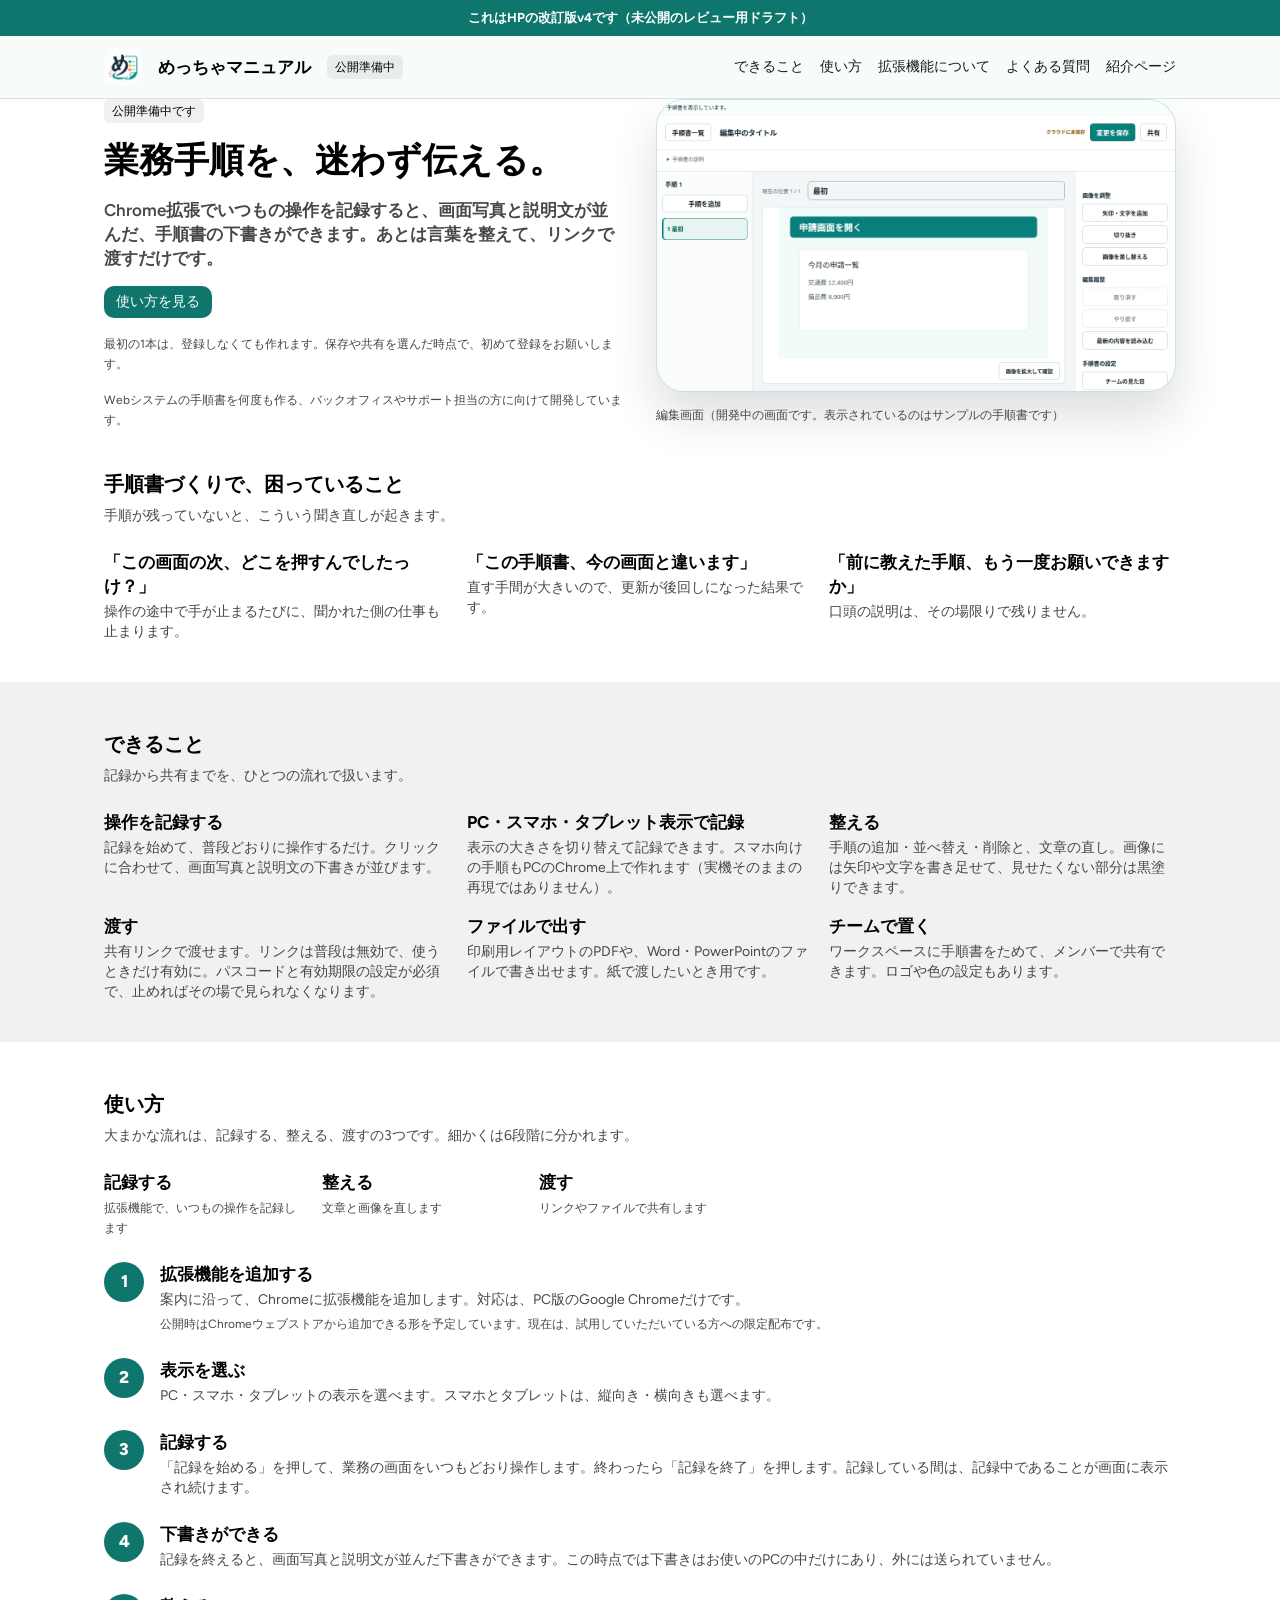
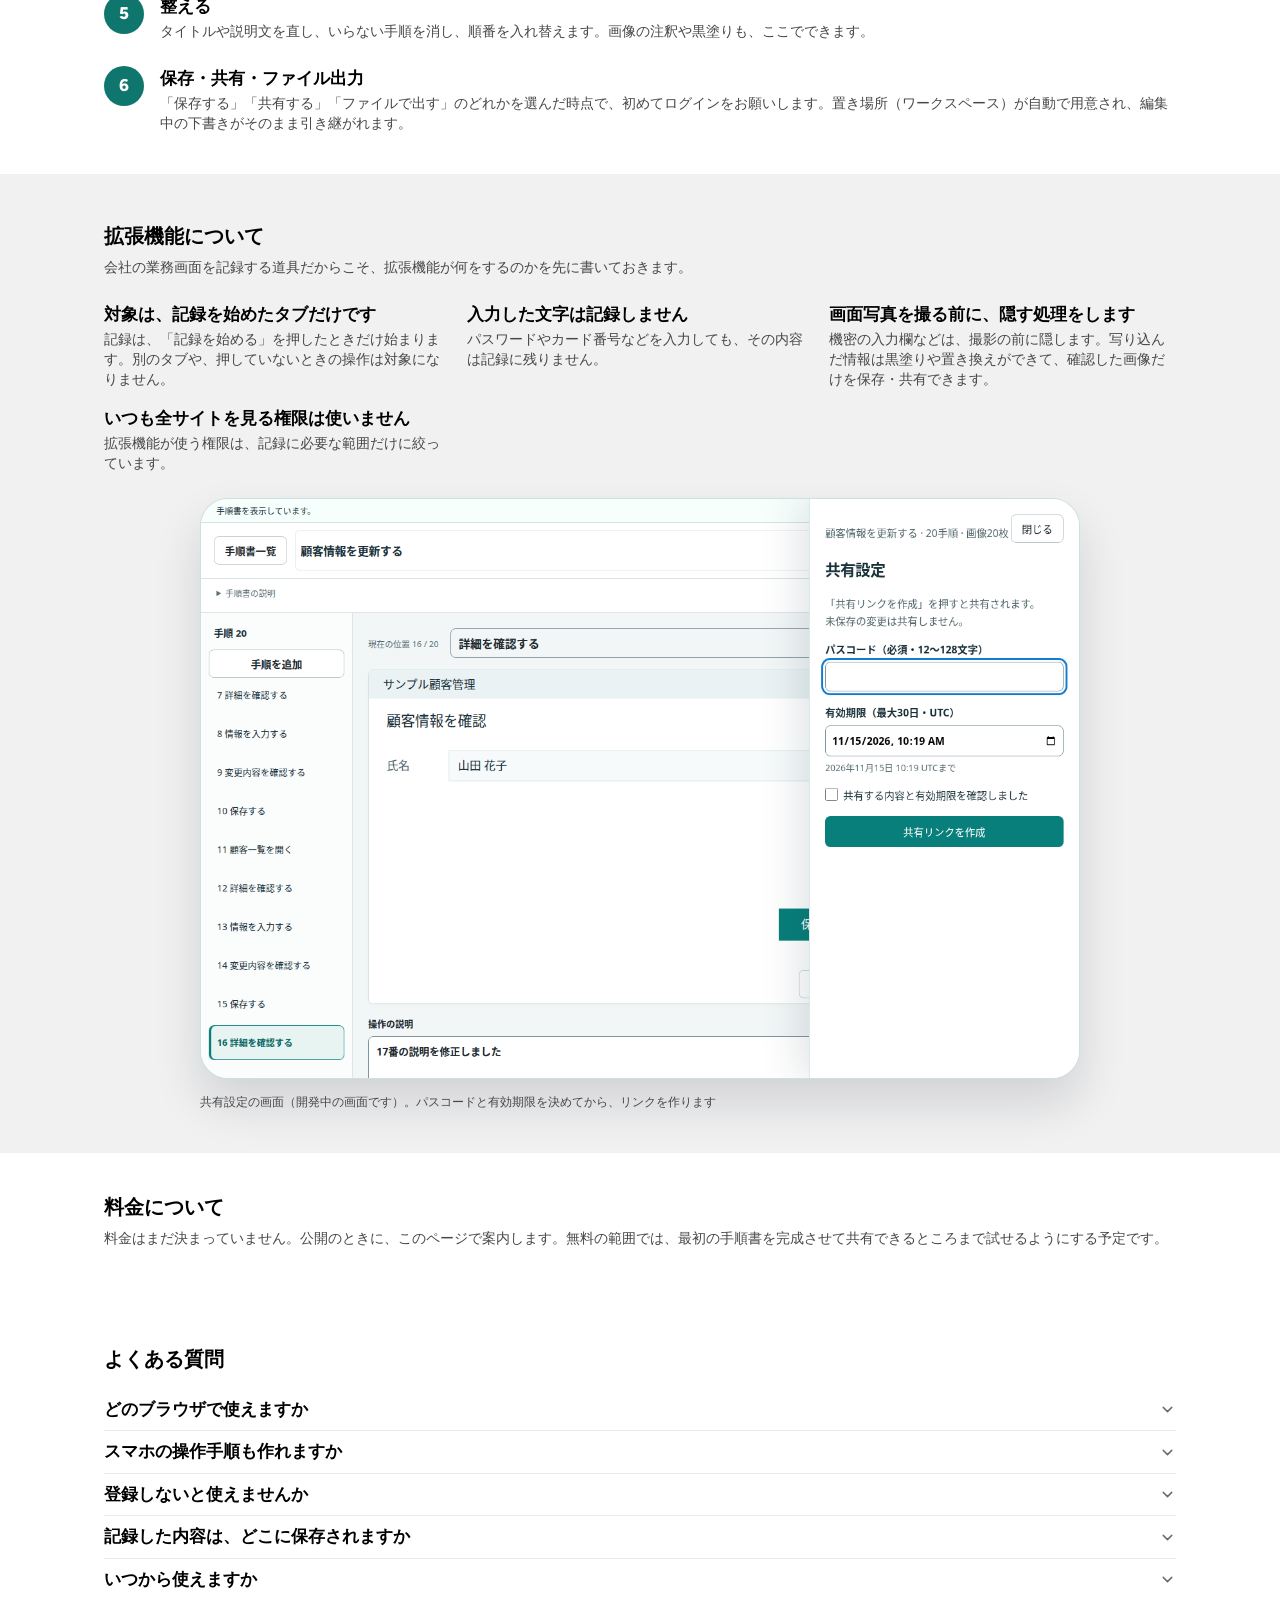
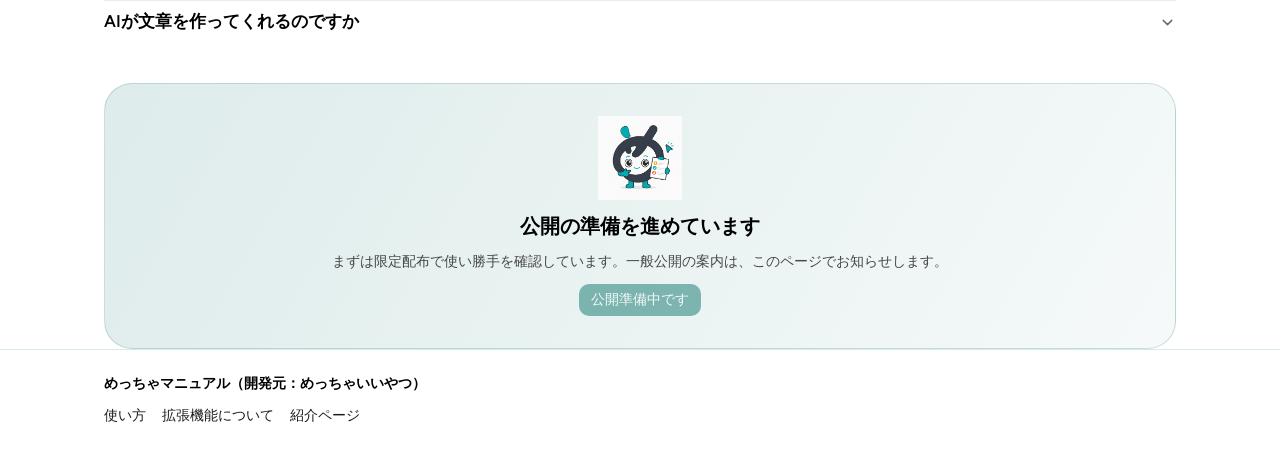
<file: index.html>
<!doctype html>
<html lang="ja">
  <head>
    <meta charset="utf-8">
    <meta name="viewport" content="width=device-width, initial-scale=1">
    <title>めっちゃマニュアル | 業務手順を、迷わず伝える。</title>
    <link rel="icon" type="image/svg+xml" href="./favicon.svg">
    <script type="module" crossorigin src="./assets/main-D_jQhEiN.js"></script>
    <link rel="modulepreload" crossorigin href="./assets/shared-CCqbDKCs.js">
    <link rel="stylesheet" crossorigin href="./assets/shared-Dv5ub04N.css">
  </head>
  <body>
    <div id="root"></div>
  </body>
</html>
</file>
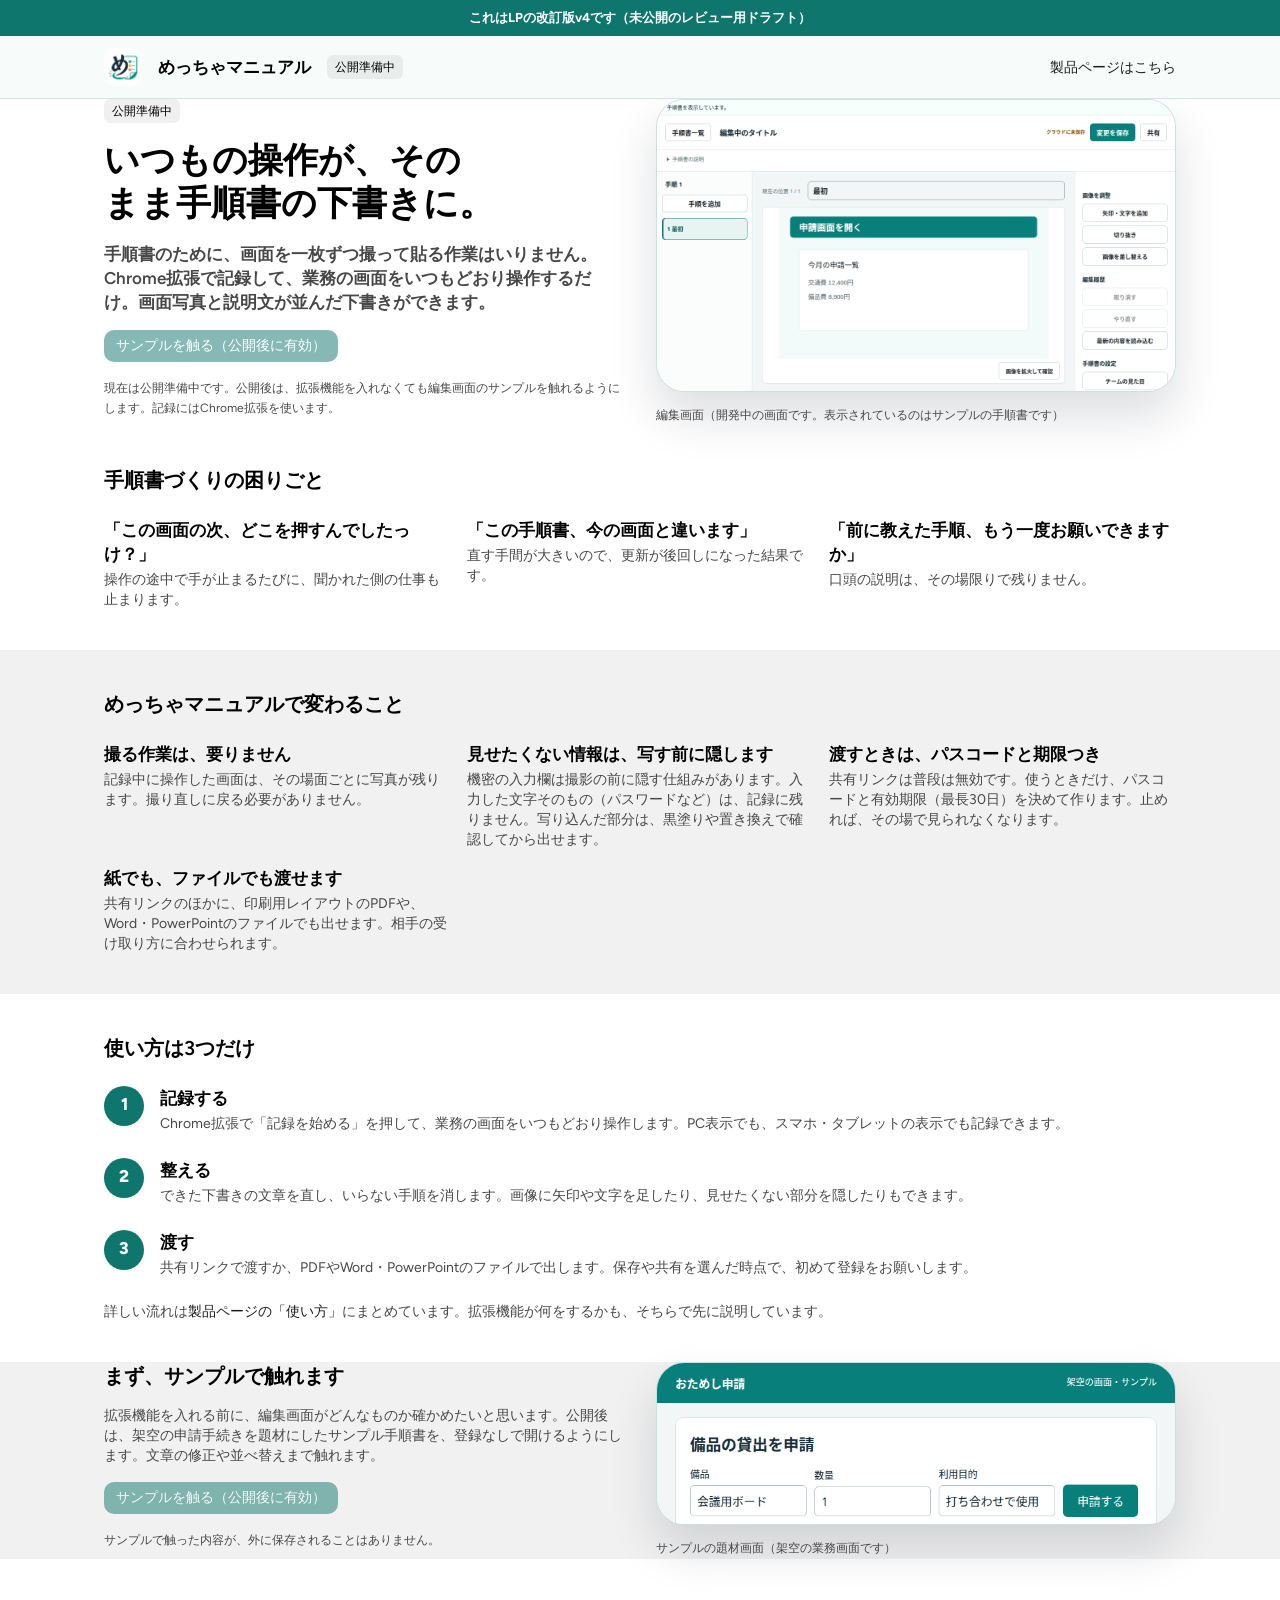
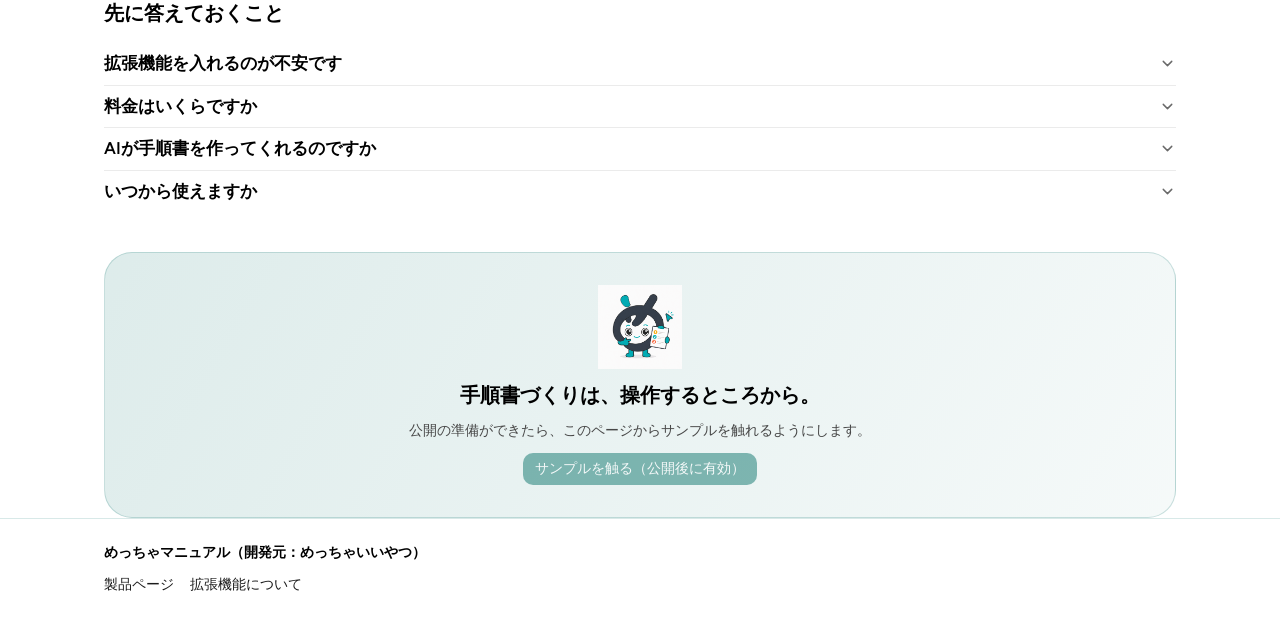
<file: lp.html>
<!doctype html>
<html lang="ja">
  <head>
    <meta charset="utf-8">
    <meta name="viewport" content="width=device-width, initial-scale=1">
    <title>めっちゃマニュアル | いつもの操作が、そのまま手順書の下書きに。</title>
    <link rel="icon" type="image/svg+xml" href="./favicon.svg">
    <script type="module" crossorigin src="./assets/lp-BOOhUQ5o.js"></script>
    <link rel="modulepreload" crossorigin href="./assets/shared-CCqbDKCs.js">
    <link rel="stylesheet" crossorigin href="./assets/shared-Dv5ub04N.css">
  </head>
  <body>
    <div id="root"></div>
  </body>
</html>
</file>
<file: assets/shared-Dv5ub04N.css>
@import "https://fonts.googleapis.com/css2?family=Figtree:wght@400;500;600;700&display=swap";@layer reset{:where(*),:where(*):before,:where(*):after{box-sizing:border-box;border:0 solid}:where(html){-webkit-text-size-adjust:100%;tab-size:4;--lightningcss-light:initial;--lightningcss-dark: ;color-scheme:light dark;line-height:1.5}@media (prefers-color-scheme:dark){:where(html){--lightningcss-light: ;--lightningcss-dark:initial}}:where(body){line-height:inherit;-webkit-font-smoothing:antialiased;-moz-osx-font-smoothing:grayscale;margin:0}:where(h1,h2,h3,h4,h5,h6){font-size:inherit;font-weight:inherit}:where(h1,h2,h3,h4,h5,h6,p,blockquote,figure,pre,dl,dd){margin:0}:where(a){color:inherit;-webkit-text-decoration:inherit;text-decoration:inherit}:where(b,strong){font-weight:bolder}:where(code,kbd,samp,pre){font-family:ui-monospace,SFMono-Regular,Menlo,Monaco,Consolas,Liberation Mono,Courier New,monospace;font-size:1em}:where(small){font-size:80%}:where(sub,sup){vertical-align:baseline;font-size:75%;line-height:0;position:relative}:where(sub){bottom:-.25em}:where(sup){top:-.5em}:where(ol,ul,menu){margin:0;padding:0;list-style:none}:where(img,svg,video,canvas,audio,iframe,embed,object){vertical-align:middle;display:block}:where(img,video){max-width:100%;height:auto}:where(button,input,optgroup,select,textarea){font:inherit;color:inherit;margin:0;padding:0}:where(button,[type=button],[type=reset],[type=submit]){appearance:button;background-color:#0000;background-image:none}:where(button,[role=button]){cursor:pointer}:where(:disabled,[aria-disabled=true]){cursor:default}:where(textarea){resize:vertical}:where(input,textarea)::placeholder{opacity:1;color:var(--color-text-secondary,var(--lightningcss-light,#4e606f)var(--lightningcss-dark,#aaafb5))}:where([list])::-webkit-calendar-picker-indicator{line-height:1}:where([type=search])::-webkit-search-decoration{-webkit-appearance:none}:where([type=search])::-webkit-search-cancel-button{-webkit-appearance:none}:where(fieldset){margin:0;padding:0}:where(legend){padding:0}:where(table){text-indent:0;border-color:inherit;border-collapse:collapse}:where(hr){height:0;color:inherit;border-top-width:1px}:where(summary){display:list-item}:where(dialog){outline:none;padding:0}:where([hidden]:not([hidden=until-found i])){display:none}:where(html){-webkit-tap-highlight-color:transparent}:where(html[data-theme=light]){--lightningcss-light:initial;--lightningcss-dark: ;color-scheme:light}:where(html[data-theme=dark]){--lightningcss-light: ;--lightningcss-dark:initial;color-scheme:dark}:where(html:not([data-theme])){--lightningcss-light:initial;--lightningcss-dark: ;color-scheme:light dark}@media (prefers-color-scheme:dark){:where(html:not([data-theme])){--lightningcss-light: ;--lightningcss-dark:initial}}:where([data-astryx-media=dark]){--lightningcss-light: ;--lightningcss-dark:initial;color-scheme:dark}:where([data-astryx-media=light]){--lightningcss-light:initial;--lightningcss-dark: ;color-scheme:light}@scope([data-astryx-theme=neutral]) to ([data-astryx-theme]){:where(h1,h2,h3,h4,h5,h6){font-family:var(--font-family-heading);color:var(--color-text-primary)}:where(h1){font-size:var(--text-heading-1-size);font-weight:var(--text-heading-1-weight);line-height:var(--text-heading-1-leading)}:where(h2){font-size:var(--text-heading-2-size);font-weight:var(--text-heading-2-weight);line-height:var(--text-heading-2-leading)}:where(h3){font-size:var(--text-heading-3-size);font-weight:var(--text-heading-3-weight);line-height:var(--text-heading-3-leading)}:where(h4){font-size:var(--text-heading-4-size);font-weight:var(--text-heading-4-weight);line-height:var(--text-heading-4-leading)}:where(h5){font-size:var(--text-heading-5-size);font-weight:var(--text-heading-5-weight);line-height:var(--text-heading-5-leading)}:where(h6){font-size:var(--text-heading-6-size);font-weight:var(--text-heading-6-weight);line-height:var(--text-heading-6-leading)}:where(p){font-family:var(--font-family-body);font-size:var(--text-body-size);font-weight:var(--text-body-weight);line-height:var(--text-body-leading);color:var(--color-text-primary)}:where(small){font-size:var(--text-supporting-size);font-weight:var(--text-supporting-weight);line-height:var(--text-supporting-leading);color:var(--color-text-secondary)}:where(code,pre){font-family:var(--font-family-code);font-size:var(--text-code-size);line-height:var(--text-code-leading)}:where(hr){border:none;border-top:1px solid var(--color-border)}}}@layer astryx-base{@property --x---_avatar-group-overlap{syntax:"*";inherits:false}@property --x---_codeblock-gutter-width{syntax:"*";inherits:false}@property --x---_hover-delay{syntax:"*";inherits:false}@property --x---_layer-keyboard-inset-block-end{syntax:"*";inherits:false}@property --x---_layer-keyboard-max-block-size{syntax:"*";inherits:false}@property --x---_layer-keyboard-overflow{syntax:"*";inherits:false}@property --x---_tab-indicator-bottom{syntax:"*";inherits:false}@property --x---container-max-height{syntax:"*";inherits:false}@property --x---layout-alignment-width{syntax:"*";inherits:false}@property --x---layout-content-width{syntax:"*";inherits:false}@property --x-126w13d{syntax:"*";inherits:false}@property --x-1xmrurk{syntax:"*";inherits:false}@property --x-4drmnv{syntax:"*";inherits:false}@property --x-animationDelay{syntax:"*";inherits:false}@property --x-aspectRatio{syntax:"*";inherits:false}@property --x-backgroundColor{syntax:"*";inherits:false}@property --x-borderWidth{syntax:"*";inherits:false}@property --x-bottom{syntax:"*";inherits:false}@property --x-color{syntax:"*";inherits:false}@property --x-counterReset{syntax:"*";inherits:false}@property --x-fontSize{syntax:"*";inherits:false}@property --x-fqzwsx{syntax:"*";inherits:false}@property --x-gap{syntax:"*";inherits:false}@property --x-gridAutoRows{syntax:"*";inherits:false}@property --x-gridTemplateColumns{syntax:"*";inherits:false}@property --x-height{syntax:"*";inherits:false}@property --x-inlineSize{syntax:"*";inherits:false}@property --x-insetBlockStart{syntax:"*";inherits:false}@property --x-insetInlineEnd{syntax:"*";inherits:false}@property --x-insetInlineStart{syntax:"*";inherits:false}@property --x-marginBlock{syntax:"*";inherits:false}@property --x-marginBlockEnd{syntax:"*";inherits:false}@property --x-marginBlockStart{syntax:"*";inherits:false}@property --x-marginInline{syntax:"*";inherits:false}@property --x-marginInlineEnd{syntax:"*";inherits:false}@property --x-marginInlineStart{syntax:"*";inherits:false}@property --x-maxBlockSize{syntax:"*";inherits:false}@property --x-maxHeight{syntax:"*";inherits:false}@property --x-maxWidth{syntax:"*";inherits:false}@property --x-minHeight{syntax:"*";inherits:false}@property --x-minWidth{syntax:"*";inherits:false}@property --x-overflowX{syntax:"*";inherits:false}@property --x-overflowY{syntax:"*";inherits:false}@property --x-paddingBlock{syntax:"*";inherits:false}@property --x-paddingInline{syntax:"*";inherits:false}@property --x-paddingInlineEnd{syntax:"*";inherits:false}@property --x-paddingInlineStart{syntax:"*";inherits:false}@property --x-top{syntax:"*";inherits:false}@property --x-transform{syntax:"*";inherits:false}@property --x-WebkitLineClamp{syntax:"*";inherits:false}@property --x-width{syntax:"*";inherits:false}@property --x-1dd27dc{syntax:"*";inherits:true}@property --x-nsbhg8{syntax:"*";inherits:true}@property --x-owu7oy{syntax:"*";inherits:true}@property --astryx-press-alpha{syntax:"<number>";inherits:true;initial-value:0}@keyframes x10jkm1t-B{0%{--astryx-press-alpha:1}to{--astryx-press-alpha:0}}@keyframes x1ofkhwi-B{0%{color:color-mix(in oklab,var(--color-text-primary),var(--color-text-secondary))}50%{color:var(--color-text-primary)}to{color:color-mix(in oklab,var(--color-text-primary),var(--color-text-secondary))}}@keyframes x188b6p3-B{0%{color:inherit}to{color:#0000}}@keyframes xuvekqa-B{0%{opacity:.3}50%{opacity:1}to{opacity:.3}}@keyframes x1tut0r7-B{0%{opacity:.3;transform:rotateX(52deg)scale(.86)}50%{opacity:1;transform:rotateX(0)scale(1)}to{opacity:.3;transform:rotateX(-52deg)scale(.86)}}@keyframes x13kz0yu-B{0%,to{opacity:1}50%{opacity:.5}}@keyframes x132z07p-B{0%{opacity:.25}9.99%{opacity:.25}10%{opacity:.325}19.99%{opacity:.325}20%{opacity:.4}29.99%{opacity:.4}30%{opacity:.475}39.99%{opacity:.475}40%{opacity:.55}49.99%{opacity:.55}50%{opacity:.625}59.99%{opacity:.625}60%{opacity:.7}69.99%{opacity:.7}70%{opacity:.775}79.99%{opacity:.775}80%{opacity:.85}89.99%{opacity:.85}90%{opacity:.925}to{opacity:.925}}@keyframes x1jn504y-B{0%{opacity:1}to{opacity:0}}@keyframes x12p7u8f-B{0%{opacity:0;animation-timing-function:ease-in-out}to{opacity:1}}@keyframes x18re5ia-B{0%{opacity:0}to{opacity:1}}@keyframes xtut5q7-B{0%{opacity:1}50%{opacity:.5}to{opacity:1}}@keyframes x1k48ry3-B{0%{opacity:0;transform:scale(.95)}to{opacity:1;transform:scale(1)}}@keyframes x11lauxq-B{0%{opacity:0;transform:translate(var(--dialog-dir-x,0px),var(--dialog-dir-y,16px)) scale(.95)}to{opacity:1;transform:translate(0)scale(1)}}@keyframes xu7jd1z-B{0%{opacity:0;transform:translateX(var(--spacing-2)) scale(.95)}to{opacity:1;transform:translate(0)scale(1)}}@keyframes xwmkjkf-B{0%{opacity:0;transform:translateX(calc(-1 * var(--spacing-2))) scale(.95)}to{opacity:1;transform:translate(0)scale(1)}}@keyframes x1ahk7ht-B{0%{opacity:0;transform:translateY(var(--spacing-2)) scale(.95)}to{opacity:1;transform:translateY(0)scale(1)}}@keyframes xv1hr86-B{0%{opacity:0;transform:translateY(calc(-1 * var(--spacing-2))) scale(.95)}to{opacity:1;transform:translateY(0)scale(1)}}@keyframes x1b6yrix-B{0%{opacity:0;transform:translateY(var(--spacing-2))}to{opacity:1;transform:translateY(0)}}@keyframes xiylxmw-B{0%{opacity:0;transform:translateY(calc(-1 * var(--spacing-2)))}to{opacity:1;transform:translateY(0)}}@keyframes xml828b-B{0%{opacity:1}to{opacity:var(--_progress-bar-pulse-floor)}}@keyframes x11cqc53-B{0%{transform:rotate(0)}to{transform:rotate(36000deg)}}@keyframes x18sn2u9-B{0%{transform:rotateX(52deg)scale(.86)}50%{transform:rotateX(0)scale(1)}to{transform:rotateX(-52deg)scale(.86)}}@keyframes x1c2q33o-B{0%{transform:translate(100%)}to{transform:translate(-250%)}}@keyframes xr3m334-B{0%{transform:translate(-100%)}to{transform:translate(250%)}}@keyframes x1xhkexc-B{0%{opacity:0;width:0;margin-inline-end:0}to{width:14px;opacity:1;margin-inline-end:var(--spacing-1)}}:root,.x1v1du0q{--_chat-avatar-offset:0px}:root,.x1qqxm5o{--astryx-press-alpha:0}:root,.xafi2nm{--border-width:1px}:root,.xj0fimd{--color-accent:var(--lightningcss-light,#0064e0)var(--lightningcss-dark,#0171e3);--color-accent-muted:var(--lightningcss-light,#0082fb33)var(--lightningcss-dark,#0082fb3f);--color-on-accent:#fff;--color-neutral:var(--lightningcss-light,#0536591a)var(--lightningcss-dark,#dfe2e533);--color-background-surface:var(--lightningcss-light,#fff)var(--lightningcss-dark,#1f1f22);--color-background-body:var(--lightningcss-light,#f1f4f7)var(--lightningcss-dark,#111112);--color-overlay:var(--lightningcss-light,#01122866)var(--lightningcss-dark,#11111299);--color-overlay-hover:var(--lightningcss-light,#0536590c)var(--lightningcss-dark,#ffffff0c);--color-overlay-pressed:var(--lightningcss-light,#05365919)var(--lightningcss-dark,#ffffff19);--color-background-muted:var(--lightningcss-light,#0536590c)var(--lightningcss-dark,#1111127f);--color-text-primary:var(--lightningcss-light,#0a1317)var(--lightningcss-dark,#dfe2e5);--color-text-secondary:var(--lightningcss-light,#4e606f)var(--lightningcss-dark,#aaafb5);--color-text-disabled:var(--lightningcss-light,#a4b0bc)var(--lightningcss-dark,#6f747c);--color-text-accent:var(--lightningcss-light,#0064e0)var(--lightningcss-dark,#3e9efb);--color-on-dark:#fff;--color-on-light:#000;--color-icon-accent:var(--lightningcss-light,#0064e0)var(--lightningcss-dark,#2694fe);--color-icon-primary:var(--lightningcss-light,#0a1317)var(--lightningcss-dark,#dfe2e5);--color-icon-secondary:var(--lightningcss-light,#4e606f)var(--lightningcss-dark,#aaafb5);--color-icon-disabled:var(--lightningcss-light,#a4b0bc)var(--lightningcss-dark,#6f747c);--color-background-card:var(--lightningcss-light,#fff)var(--lightningcss-dark,#1f1f22);--color-background-popover:var(--lightningcss-light,#fff)var(--lightningcss-dark,#28292c);--color-background-inverted:var(--lightningcss-light,#0a1317)var(--lightningcss-dark,#fff);--color-background-error-inverted:var(--lightningcss-light,#aa071e)var(--lightningcss-dark,#e3193b);--color-info:#0064e0;--color-info-muted:var(--lightningcss-light,#0082fb33)var(--lightningcss-dark,#0082fb3f);--color-on-info:#fff;--color-success:#0d8626;--color-success-muted:var(--lightningcss-light,#0b991f33)var(--lightningcss-dark,#0b991f3f);--color-on-success:#fff;--color-error:var(--lightningcss-light,#e3193b)var(--lightningcss-dark,#f5394f);--color-error-muted:var(--lightningcss-light,#e3193b33)var(--lightningcss-dark,#f5394f3f);--color-on-error:var(--lightningcss-light,#fff)var(--lightningcss-dark,#0a1317);--color-warning:var(--lightningcss-light,#e9af08)var(--lightningcss-dark,#f2c00b);--color-warning-muted:var(--lightningcss-light,#e2a40033)var(--lightningcss-dark,#e2a4003f);--color-on-warning:#0a1317;--color-text-info:var(--color-text-blue);--color-text-success:var(--color-text-green);--color-text-warning:var(--color-text-yellow);--color-text-error:var(--color-text-red);--color-icon-info:var(--color-text-info);--color-icon-success:var(--color-text-success);--color-icon-warning:var(--color-text-warning);--color-icon-error:var(--color-text-error);--color-border-info:var(--color-text-info);--color-border-success:var(--color-text-success);--color-border-warning:var(--color-text-warning);--color-border-error:var(--color-text-error);--color-on-info-muted:var(--color-text-blue);--color-on-success-muted:var(--color-text-green);--color-on-warning-muted:var(--color-text-yellow);--color-on-error-muted:var(--color-text-red);--color-border:var(--lightningcss-light,#05365919)var(--lightningcss-dark,#f2f4f619);--color-border-emphasized:var(--lightningcss-light,#ccd3db)var(--lightningcss-dark,#494d53);--color-skeleton:var(--lightningcss-light,#ccd3db)var(--lightningcss-dark,#5a5e66);--color-track:var(--lightningcss-light,#ccd3db)var(--lightningcss-dark,#5a5e66);--color-shadow:var(--lightningcss-light,#0536591a)var(--lightningcss-dark,#0000004d);--color-tint-hover:var(--lightningcss-light,#000)var(--lightningcss-dark,#fff);--color-background-blue:#0171e333;--color-border-blue:var(--lightningcss-light,#0064e0)var(--lightningcss-dark,#2694fe);--color-icon-blue:var(--lightningcss-light,#0064e0)var(--lightningcss-dark,#2694fe);--color-text-blue:var(--lightningcss-light,#042f97)var(--lightningcss-dark,#afd7ff);--color-background-cyan:#03a7d733;--color-border-cyan:var(--lightningcss-light,#089dd0)var(--lightningcss-dark,#0171a4);--color-icon-cyan:var(--lightningcss-light,#00acc1)var(--lightningcss-dark,#26c6da);--color-text-cyan:var(--lightningcss-light,#014975)var(--lightningcss-dark,#a1eef9);--color-background-gray:var(--lightningcss-light,#0a131733)var(--lightningcss-dark,#666a724c);--color-border-gray:var(--lightningcss-light,#647685)var(--lightningcss-dark,#748695);--color-icon-gray:var(--lightningcss-light,#4e606f)var(--lightningcss-dark,#aaafb5);--color-text-gray:var(--lightningcss-light,#0a1317)var(--lightningcss-dark,#e7eaed);--color-background-green:#24bb5e33;--color-border-green:var(--lightningcss-light,#0d8626)var(--lightningcss-dark,#0b991f);--color-icon-green:var(--lightningcss-light,#0d8626)var(--lightningcss-dark,#26a756);--color-text-green:var(--lightningcss-light,#09441f)var(--lightningcss-dark,#a5f690);--color-background-orange:#f2790233;--color-border-orange:var(--lightningcss-light,#eb6e00)var(--lightningcss-dark,#b34a01);--color-icon-orange:var(--lightningcss-light,#e9690b)var(--lightningcss-dark,#fb8c00);--color-text-orange:var(--lightningcss-light,#6b2203)var(--lightningcss-dark,#fdb876);--color-background-pink:#e638b333;--color-border-pink:var(--lightningcss-light,#f351c0)var(--lightningcss-dark,#c02294);--color-icon-pink:var(--lightningcss-light,#c2185b)var(--lightningcss-dark,#ec407a);--color-text-pink:var(--lightningcss-light,#650053)var(--lightningcss-dark,#feade3);--color-background-purple:#7952ff33;--color-border-purple:var(--lightningcss-light,#9081ff)var(--lightningcss-dark,#7340fe);--color-icon-purple:var(--lightningcss-light,#5b08d8)var(--lightningcss-dark,#7952ff);--color-text-purple:var(--lightningcss-light,#3e0697)var(--lightningcss-dark,#b3b0fe);--color-background-red:#e3193b33;--color-border-red:var(--lightningcss-light,#e3193b)var(--lightningcss-dark,#f5394f);--color-icon-red:var(--lightningcss-light,#d31130)var(--lightningcss-dark,#e3193b);--color-text-red:var(--lightningcss-light,#7b0210)var(--lightningcss-dark,#ffb2b8);--color-background-teal:#0db7af33;--color-border-teal:var(--lightningcss-light,#08a3a3)var(--lightningcss-dark,#08767d);--color-icon-teal:var(--lightningcss-light,#009688)var(--lightningcss-dark,#26a69a);--color-text-teal:var(--lightningcss-light,#083943)var(--lightningcss-dark,#40dccd);--color-background-yellow:#e2a40033;--color-border-yellow:var(--lightningcss-light,#c58600)var(--lightningcss-dark,#b47700);--color-icon-yellow:var(--lightningcss-light,#fbc02d)var(--lightningcss-dark,#ffee58);--color-text-yellow:var(--lightningcss-light,#753f07)var(--lightningcss-dark,#fbce03)}:root,.x7j7z01{--color-data-categorical-blue:#0171e3;--color-data-categorical-orange:#eb6e00;--color-data-categorical-purple:#6b1efd;--color-data-categorical-green:#0b991f;--color-data-categorical-pink:#f351c0;--color-data-categorical-cyan:#0171a4;--color-data-categorical-red:#f5394f;--color-data-categorical-teal:#08a3a3;--color-data-categorical-brown:#965e03;--color-data-categorical-indigo:#6f8aff;--color-data-neutral:var(--lightningcss-light,#8494a3)var(--lightningcss-dark,#8c939b);--color-data-blue-5:#02165e;--color-data-blue-4:#004cbc;--color-data-blue-3:#2694fe;--color-data-blue-2:#78beff;--color-data-blue-1:#dbecff;--color-data-shamrock-5:#0b603d;--color-data-shamrock-4:#138546;--color-data-shamrock-3:#24bb5e;--color-data-shamrock-2:#8ef7aa;--color-data-shamrock-1:#d6fee4;--color-data-orange-5:#a13f04;--color-data-orange-4:#d66100;--color-data-orange-3:#fd9537;--color-data-orange-2:#fdb876;--color-data-orange-1:#ffe6cf;--color-data-pink-5:#8e1073;--color-data-pink-4:#d123a1;--color-data-pink-3:#f989d3;--color-data-pink-2:#feade3;--color-data-pink-1:#fce3f4;--color-data-purple-5:#3e0697;--color-data-purple-4:#6b1efd;--color-data-purple-3:#9081ff;--color-data-purple-2:#b3b0fe;--color-data-purple-1:#e8e8fb;--color-data-red-5:#9d0519;--color-data-red-4:#d31130;--color-data-red-3:#fb7d87;--color-data-red-2:#ffb2b8;--color-data-red-1:#fee4e6;--color-data-teal-5:#08767d;--color-data-teal-4:#0c9293;--color-data-teal-3:#0db7af;--color-data-teal-2:#6ce6d8;--color-data-teal-1:#d7fcf8;--color-data-yellow-5:#8a5001;--color-data-yellow-4:#d69804;--color-data-yellow-3:#fbce03;--color-data-yellow-2:#fcec85;--color-data-yellow-1:#fdf6ba;--color-data-gray-5:var(--lightningcss-light,#25363f)var(--lightningcss-dark,#333338);--color-data-gray-4:var(--lightningcss-light,#5d6c7b)var(--lightningcss-dark,#666a72);--color-data-gray-3:var(--lightningcss-light,#afb9c4)var(--lightningcss-dark,#b2b8be);--color-data-gray-2:var(--lightningcss-light,#ccd3db)var(--lightningcss-dark,#d0d3d6);--color-data-gray-1:var(--lightningcss-light,#f1f4f7)var(--lightningcss-dark,#f2f4f6)}:root,.x14lkjui{--duration-fast-min:.13s;--duration-fast:.175s;--duration-fast-max:.23s;--duration-medium-min:.31s;--duration-medium:.41s;--duration-medium-max:.55s;--duration-slow-min:.73s;--duration-slow:.975s;--duration-slow-max:1.3s;--duration-exit:var(--duration-fast)}:root,.xf09i69{--ease-standard:cubic-bezier(.24, 1, .4, 1);--ease-entrance:cubic-bezier(.24, 1, .4, 1);--ease-move:cubic-bezier(.24, 1, .4, 1);--ease-exit:cubic-bezier(.3, 0, .6, .6)}:root,.xzxs3qz{--focus-outline-width:2px;--focus-outline-style:solid;--focus-outline-color:var(--color-accent);--focus-outline-offset:3px}:root,.x5tdzeq{--font-family-body:-apple-system, BlinkMacSystemFont, "Segoe UI", Roboto, Helvetica, Arial, sans-serif;--font-family-code:"SF Mono", Monaco, Consolas, monospace;--font-family-heading:-apple-system, BlinkMacSystemFont, "Segoe UI", Roboto, Helvetica, Arial, sans-serif}:root,.x1q1ms06{--font-size-4xs:.375rem;--font-size-3xs:.4375rem;--font-size-2xs:.5rem;--font-size-xs:.625rem;--font-size-sm:.75rem;--font-size-base:.875rem;--font-size-lg:1.0625rem;--font-size-xl:1.25rem;--font-size-2xl:1.5rem;--font-size-3xl:1.8125rem;--font-size-4xl:2.1875rem;--font-size-5xl:2.625rem}:root,.x1ccmotb{--font-weight-normal:400;--font-weight-medium:500;--font-weight-semibold:600;--font-weight-bold:700}:root,.xrw1vgx{--radius-none:0px;--radius-inner:4px;--radius-element:8px;--radius-container:12px;--radius-page:28px;--radius-chat:28px;--radius-full:9999px}:root,.xua8qm3{--shadow-low:0px 1px 1px var(--lightningcss-light,#0000001a)var(--lightningcss-dark,#0003), 0px 2px 8px var(--lightningcss-light,#0000001a)var(--lightningcss-dark,#0003);--shadow-med:0px 1px 2px var(--lightningcss-light,#0000001a)var(--lightningcss-dark,#0003), 0px 2px 12px var(--lightningcss-light,#0000001a)var(--lightningcss-dark,#0003);--shadow-high:0px 2px 2px var(--lightningcss-light,#0000001a)var(--lightningcss-dark,#0003), 0px 8px 24px var(--lightningcss-light,#0000001a)var(--lightningcss-dark,#0000004d);--shadow-inset-hover:inset 0px 0px 0px 2px var(--lightningcss-light,#05365926)var(--lightningcss-dark,#dfe2e533);--shadow-inset-selected:inset 0px 0px 0px 2px #0171e380;--shadow-inset-success:inset 0px 0px 0px 2px #26a7564d;--shadow-inset-warning:inset 0px 0px 0px 2px #e2a4004d;--shadow-inset-error:inset 0px 0px 0px 2px #e3193b4d}:root,.xkgjyic{--size-element-sm:28px;--size-element-md:32px;--size-element-lg:36px}:root,.x1kvdh9l{--spacing-0:0rem;--spacing-0-5:.125rem;--spacing-1:.25rem;--spacing-1-5:.375rem;--spacing-2:.5rem;--spacing-3:.75rem;--spacing-4:1rem;--spacing-5:1.25rem;--spacing-6:1.5rem;--spacing-7:1.75rem;--spacing-8:2rem;--spacing-9:2.25rem;--spacing-10:2.5rem;--spacing-11:2.75rem;--spacing-12:3rem}:root,.x1etlgq0{--text-heading-1-size:var(--font-size-2xl);--text-heading-1-weight:var(--font-weight-semibold);--text-heading-1-leading:1.3333;--text-heading-2-size:var(--font-size-xl);--text-heading-2-weight:var(--font-weight-semibold);--text-heading-2-leading:1.4;--text-heading-3-size:var(--font-size-lg);--text-heading-3-weight:var(--font-weight-semibold);--text-heading-3-leading:1.4118;--text-heading-4-size:var(--font-size-base);--text-heading-4-weight:var(--font-weight-semibold);--text-heading-4-leading:1.4286;--text-heading-5-size:var(--font-size-sm);--text-heading-5-weight:var(--font-weight-semibold);--text-heading-5-leading:1.6667;--text-heading-6-size:var(--font-size-xs);--text-heading-6-weight:var(--font-weight-semibold);--text-heading-6-leading:1.6;--text-body-size:var(--font-size-base);--text-body-weight:var(--font-weight-normal);--text-body-leading:1.4286;--text-large-size:var(--font-size-lg);--text-large-weight:var(--font-weight-semibold);--text-large-leading:1.4118;--text-label-size:var(--font-size-base);--text-label-weight:var(--font-weight-medium);--text-label-leading:1.4286;--text-code-size:var(--font-size-base);--text-code-weight:var(--font-weight-normal);--text-code-leading:1.4286;--text-supporting-size:var(--font-size-sm);--text-supporting-weight:var(--font-weight-normal);--text-supporting-leading:1.6667;--text-display-1-size:var(--font-size-5xl);--text-display-1-weight:var(--font-weight-normal);--text-display-1-leading:1.2381;--text-display-2-size:var(--font-size-4xl);--text-display-2-weight:var(--font-weight-normal);--text-display-2-leading:1.2571;--text-display-3-size:var(--font-size-3xl);--text-display-3-weight:var(--font-weight-normal);--text-display-3-leading:1.2414}.x1e3mt4b{--_astryx-reduced-motion:1}.x5ujdhh{--_astryx-text-overflow-wrap:anywhere}.x1c9qq8g{--_astryx-text-overflow-wrap:initial}.xlz5hwt{--_avatar-group-overlap:var(--x---_avatar-group-overlap)}.xdarwi0{--_avatar-radius:var(--radius-element)}.xeincmr{--_avatar-radius:var(--radius-full)}.x877142{--_avatar-radius:var(--radius-none)}.xh8ntw8{--_button-radius:calc(var(--radius-element) - var(--spacing-1))}.xcw7vlg{--_button-radius:max(var(--radius-element),calc(var(--_chat-composer-radius) - var(--_chat-composer-padding)))}.x1rjw8qi{--_button-radius:var(--radius-full)}.xw28qpl{--_card-elevation:0 0 transparent}.xnpe7fx{--_card-elevation:var(--shadow-high)}.x1nn8khe{--_card-elevation:var(--shadow-low)}.x1ovzxg0{--_card-elevation:var(--shadow-med)}.x2kkz0m{--_card-radius:var(--radius-container)}.xr9ms2c{--_card-ring:inset 0 0 0 2px var(--color-accent)}.xgwwt2v{--_card-ring:inset 0 0 0 2px var(--color-border-blue)}.xcdi0x3{--_card-ring:inset 0 0 0 2px var(--color-border-cyan)}.x1m1zkwp{--_card-ring:inset 0 0 0 2px var(--color-border-gray)}.x1485227{--_card-ring:inset 0 0 0 2px var(--color-border-green)}.x1cclxpp{--_card-ring:inset 0 0 0 2px var(--color-border-orange)}.xzs6dn4{--_card-ring:inset 0 0 0 2px var(--color-border-pink)}.x9zgi83{--_card-ring:inset 0 0 0 2px var(--color-border-purple)}.xo8718j{--_card-ring:inset 0 0 0 2px var(--color-border-red)}.xp4e5fy{--_card-ring:inset 0 0 0 2px var(--color-border-teal)}.x1glw7ee{--_card-ring:inset 0 0 0 2px var(--color-border-yellow)}.x3zsw4j{--_card-ring:inset 0 0 0 2px var(--selectable-card-ring-color)}.xwbd0jv{--_chat-avatar-offset:0px}.x18zce08{--_chat-composer-padding:var(--spacing-2)}.xk0ittl{--_chat-composer-padding:var(--spacing-3)}.xx161y6{--_chat-composer-radius:var(--radius-chat)}.x1ectg7s{--_checkbox-row-press-paint:none}.xtk08jq{--_codeblock-gutter-width:var(--x---_codeblock-gutter-width)}.x9pmotm{--_conceal-opacity:0}.x1kgmhs9{--_conceal-opacity:1}.xvuvksw{--_dialog-radius:var(--radius-container)}.xgory14{--_dropdown-menu-padding:var(--spacing-1)}.x1fcsqxe{--_dropdown-menu-radius:var(--radius-container)}.x13l1x9d{--_fade-delay:0s}.x1832zxr{--_field-radius:var(--radius-element)}.x19nvjgn{--_field-status-overlap:calc(var(--size-element-md) / 2)}.xgzxwq1{--_focus-outline-offset:0}.x17wzz1v{--_focus-outline:none}.xhg274n{--_hover-delay:0s}.x8xu23y{--_hover-delay:var(--x---_hover-delay)}.xqwz7mz{--_hovercard-radius:var(--radius-container)}.x1y1g3jp{--_indicator-press-image:var(--_checkbox-row-press-paint,none)}.x1dj2fx0{--_item-description-color:var(--color-text-error)}.x1nwg5ib{--_item-inset-inline:0px}.xw1s368{--_item-inset-inline:var(--spacing-2)}.x1ytau7y{--_item-inset-inline:var(--spacing-3)}.x1pa1ci1{--_item-label-color:var(--color-text-error)}.xihxjaz{--_layer-keyboard-inset-block-end:var(--x---_layer-keyboard-inset-block-end)}.x1ex41ac{--_layer-keyboard-max-block-size:var(--x---_layer-keyboard-max-block-size)}.xypflj0{--_layer-keyboard-overflow:var(--x---_layer-keyboard-overflow)}.xt8hc1d{--_layout-flush-block-end:initial}.xu9n9za{--_layout-flush-block-start:initial}.xiki222{--_popover-radius:var(--radius-container)}.x1bs45cr{--_power-search-sheet-hit-content:none}.x1o3f7l6{--_power-search-sheet-hit-inset:0px}.x1s9pv7w{--_press-overlay:transparent}.x1l7afqf{--_press-paint-image:linear-gradient(var(--_press-paint),var(--_press-paint))}.xz2mauf{--_press-paint:color-mix(in srgb,var(--color-overlay-pressed) calc(var(--astryx-press-alpha) * 100%),transparent)}.xdjmrzf{--_reveal-delay-reduced:0s,0s}.x1dejzja{--_reveal-delay:0s,0s}.x1xiarpw{--_reveal-delay:0s,var(--duration-fast)}.xct0gwe{--_reveal-opacity:0}.x5setjs{--_reveal-opacity:1}.xp0pj8v{--_reveal-position:absolute}.x1r6s5ct{--_reveal-position:static}.x1f17rg1{--_section-padding-propagated:initial}.x2ccaqq{--_section-padding-propagated:var(--spacing-0-5)}.x7mo41q{--_section-padding-propagated:var(--spacing-0)}.xxa843v{--_section-padding-propagated:var(--spacing-1-5)}.x1j3iakl{--_section-padding-propagated:var(--spacing-1)}.x4h2jfd{--_section-padding-propagated:var(--spacing-10)}.xezgk69{--_section-padding-propagated:var(--spacing-2)}.x1wtz8uf{--_section-padding-propagated:var(--spacing-3)}.x5wdj8h{--_section-padding-propagated:var(--spacing-4)}.xgjndll{--_section-padding-propagated:var(--spacing-5)}.x15i4jqh{--_section-padding-propagated:var(--spacing-6)}.xmb9lpv{--_section-padding-propagated:var(--spacing-8)}.x18jk3ff{--_segmented-control-padding:var(--spacing-0-5)}.x9icjy1{--_segmented-control-radius:var(--radius-element)}.x69vvuq{--_spinner-box-size:calc(var(--_spinner-ring-diameter) + var(--_spinner-ring-stroke) * 2)}.x2lq4xu{--_spinner-ring-diameter:var(--spinner-diameter)}.x10qssua{--_spinner-ring-stroke:var(--spinner-stroke-width)}.xficto1{--_tab-indicator-bottom:calc(-1 * (var(--spacing-1) + var(--border-width)))}.xbrl7fg{--_tab-indicator-bottom:var(--x---_tab-indicator-bottom)}.x78b515{--_tab-strip-bleed:0px}.xfips5p{--_table-row-divider-width:0px}.x3zcg35{--_table-row-divider-width:var(--_table-panel-divider-width,var(--border-width))}.x6ivs5n{--_table-row-divider-width:var(--border-width)}.x1kdpo6e{--_textarea-inline-padding:var(--spacing-2)}.x1ur4yav{--_thumbnail-hit-inset:0px}.x87gnkx{--_toast-slide-y:calc(-1 * var(--spacing-2))}.x1heqljd{--_toast-slide-y:var(--spacing-2)}.x70muob{--_tree-focus-z:auto}.x16bblx1{--button-focus-offset:var(--focus-outline-offset)}.x1v15ycx{--button-icon-only-aspect:1 / 1}.x1mtvhk1{--color-syntax-background:transparent}.xyur9ww{--color-text-primary:var(--color-on-error-muted)}.x1lheorj{--color-text-primary:var(--color-on-info-muted)}.xul3f6w{--color-text-primary:var(--color-on-success-muted)}.xtlqn95{--color-text-primary:var(--color-on-warning-muted)}.x52i7cl{--container-max-height:initial}.x18nyedi{--container-max-height:var(--x---container-max-height)}.xax9j7h{--container-padding-block-end:0px}.x1of45zw{--container-padding-block-end:var(--astryx-bottom-sheet-padding-block-end,var(--astryx-bottom-sheet-padding,var(--spacing-4)))}.x1omyuck{--container-padding-block-end:var(--astryx-card-padding-block-end,var(--astryx-card-padding,var(--spacing-4)))}.x1gvthzm{--container-padding-block-end:var(--astryx-dialog-padding-block-end,var(--astryx-dialog-padding,var(--spacing-4)))}.x1g5mqay{--container-padding-block-end:var(--astryx-drawer-padding-block-end,var(--astryx-drawer-padding,var(--spacing-4)))}.xek4msv{--container-padding-block-end:var(--astryx-section-padding-block-end,var(--_section-padding-propagated,var(--astryx-section-padding,var(--spacing-4))))}.xi9ns85{--container-padding-block-end:var(--layout-padding-inner-y,var(--spacing-4))}.xfsxxt8{--container-padding-block-end:var(--layout-padding-own-outer-y,var(--layout-padding-outer-y,var(--spacing-4)))}.x1cao3zv{--container-padding-block-end:var(--spacing-0-5)}.xkunwnr{--container-padding-block-end:var(--spacing-0)}.xv53x8y{--container-padding-block-end:var(--spacing-1-5)}.x57a7ii{--container-padding-block-end:var(--spacing-1)}.x15vxphk{--container-padding-block-end:var(--spacing-10)}.x4bg2x9{--container-padding-block-end:var(--spacing-11)}.x186mjxr{--container-padding-block-end:var(--spacing-12)}.x1lsgcmx{--container-padding-block-end:var(--spacing-2)}.x1q3ppug{--container-padding-block-end:var(--spacing-3)}.x4hfsld{--container-padding-block-end:var(--spacing-4)}.xbib2ws{--container-padding-block-end:var(--spacing-5)}.x1q8d17g{--container-padding-block-end:var(--spacing-6)}.x1yqogew{--container-padding-block-end:var(--spacing-7)}.x8lgq76{--container-padding-block-end:var(--spacing-8)}.x1f7f9rt{--container-padding-block-end:var(--spacing-9)}.x1047aw6{--container-padding-block-start:0px}.x1hhi95j{--container-padding-block-start:calc(var(--spacing-4) + var(--spacing-1))}.x8qn3ha{--container-padding-block-start:var(--astryx-bottom-sheet-padding-block-start,var(--astryx-bottom-sheet-padding,var(--spacing-4)))}.x1rqz8me{--container-padding-block-start:var(--astryx-card-padding-block-start,var(--astryx-card-padding,var(--spacing-4)))}.x1g2kccc{--container-padding-block-start:var(--astryx-dialog-padding-block-start,var(--astryx-dialog-padding,var(--spacing-4)))}.x18184ib{--container-padding-block-start:var(--astryx-drawer-padding-block-start,var(--astryx-drawer-padding,var(--spacing-4)))}.xnw7zt4{--container-padding-block-start:var(--astryx-section-padding-block-start,var(--_section-padding-propagated,var(--astryx-section-padding,var(--spacing-4))))}.xjmgx01{--container-padding-block-start:var(--layout-padding-inner-y,var(--spacing-4))}.x186o6qk{--container-padding-block-start:var(--layout-padding-own-outer-y,var(--layout-padding-outer-y,var(--spacing-4)))}.xvdf9ev{--container-padding-block-start:var(--spacing-0-5)}.x1i3qcxz{--container-padding-block-start:var(--spacing-0)}.x1kbx601{--container-padding-block-start:var(--spacing-1-5)}.xnsckjb{--container-padding-block-start:var(--spacing-1)}.x17h9kl7{--container-padding-block-start:var(--spacing-10)}.x1rdjxae{--container-padding-block-start:var(--spacing-11)}.xecwdl6{--container-padding-block-start:var(--spacing-12)}.xa8b4fq{--container-padding-block-start:var(--spacing-2)}.x11k4f5r{--container-padding-block-start:var(--spacing-3)}.xm01sq8{--container-padding-block-start:var(--spacing-4)}.xp8wdkl{--container-padding-block-start:var(--spacing-5)}.x1hmud4d{--container-padding-block-start:var(--spacing-6)}.x1c00sag{--container-padding-block-start:var(--spacing-7)}.xfv60at{--container-padding-block-start:var(--spacing-8)}.x14fzdu7{--container-padding-block-start:var(--spacing-9)}.xjsfl84{--container-padding-inline-end:0px}.x58lb0f{--container-padding-inline-end:calc(var(--spacing-1) + var(--spacing-1))}.x1ui7op6{--container-padding-inline-end:var(--astryx-bottom-sheet-padding-inline-end,var(--astryx-bottom-sheet-padding-inline,var(--astryx-bottom-sheet-padding,var(--spacing-4))))}.x1ihxwbr{--container-padding-inline-end:var(--astryx-card-padding-inline-end,var(--astryx-card-padding-inline,var(--astryx-card-padding,var(--spacing-4))))}.x11h1f2o{--container-padding-inline-end:var(--astryx-dialog-padding-inline-end,var(--astryx-dialog-padding-inline,var(--astryx-dialog-padding,var(--spacing-4))))}.xlsqznw{--container-padding-inline-end:var(--astryx-drawer-padding-inline-end,var(--astryx-drawer-padding-inline,var(--astryx-drawer-padding,var(--spacing-4))))}.xu1wldr{--container-padding-inline-end:var(--astryx-section-padding-inline-end,var(--astryx-section-padding-inline,var(--_section-padding-propagated,var(--astryx-section-padding,var(--spacing-4)))))}.xikqloz{--container-padding-inline-end:var(--layout-padding-inner-x,var(--spacing-4))}.xhq06x6{--container-padding-inline-end:var(--layout-padding-own-outer-x,var(--layout-padding-outer-x,var(--spacing-4)))}.x1wz3t3y{--container-padding-inline-end:var(--spacing-0-5)}.x91ghl5{--container-padding-inline-end:var(--spacing-0)}.xntetml{--container-padding-inline-end:var(--spacing-1-5)}.x2oyxnl{--container-padding-inline-end:var(--spacing-1)}.xx5lg5w{--container-padding-inline-end:var(--spacing-10)}.x1nmgbqg{--container-padding-inline-end:var(--spacing-11)}.x1wsfsk2{--container-padding-inline-end:var(--spacing-12)}.xcas3b9{--container-padding-inline-end:var(--spacing-2)}.xu0ipoa{--container-padding-inline-end:var(--spacing-3)}.xs0pscg{--container-padding-inline-end:var(--spacing-4)}.xgkj7vj{--container-padding-inline-end:var(--spacing-5)}.x94cj42{--container-padding-inline-end:var(--spacing-6)}.x11tj35w{--container-padding-inline-end:var(--spacing-7)}.x1b9k1pi{--container-padding-inline-end:var(--spacing-8)}.x19w02kr{--container-padding-inline-end:var(--spacing-9)}.xrhngw9{--container-padding-inline-start:0px}.x1v11cex{--container-padding-inline-start:calc(var(--spacing-1) + var(--spacing-1))}.xv7mus7{--container-padding-inline-start:var(--astryx-bottom-sheet-padding-inline-start,var(--astryx-bottom-sheet-padding-inline,var(--astryx-bottom-sheet-padding,var(--spacing-4))))}.xjmlhfd{--container-padding-inline-start:var(--astryx-card-padding-inline-start,var(--astryx-card-padding-inline,var(--astryx-card-padding,var(--spacing-4))))}.x1tewnwq{--container-padding-inline-start:var(--astryx-dialog-padding-inline-start,var(--astryx-dialog-padding-inline,var(--astryx-dialog-padding,var(--spacing-4))))}.x1mndvw9{--container-padding-inline-start:var(--astryx-drawer-padding-inline-start,var(--astryx-drawer-padding-inline,var(--astryx-drawer-padding,var(--spacing-4))))}.x19lemt0{--container-padding-inline-start:var(--astryx-section-padding-inline-start,var(--astryx-section-padding-inline,var(--_section-padding-propagated,var(--astryx-section-padding,var(--spacing-4)))))}.x408pgh{--container-padding-inline-start:var(--layout-padding-inner-x,var(--spacing-4))}.xt2a87w{--container-padding-inline-start:var(--layout-padding-own-outer-x,var(--layout-padding-outer-x,var(--spacing-4)))}.x14ws0sr{--container-padding-inline-start:var(--spacing-0-5)}.x1gu2k80{--container-padding-inline-start:var(--spacing-0)}.x176g23i{--container-padding-inline-start:var(--spacing-1-5)}.x1cvlban{--container-padding-inline-start:var(--spacing-1)}.xserb3f{--container-padding-inline-start:var(--spacing-10)}.xziclwo{--container-padding-inline-start:var(--spacing-11)}.x1iiwihq{--container-padding-inline-start:var(--spacing-12)}.x1xlrr2o{--container-padding-inline-start:var(--spacing-2)}.xfdwxua{--container-padding-inline-start:var(--spacing-3)}.x1dlhslv{--container-padding-inline-start:var(--spacing-4)}.x1s81nki{--container-padding-inline-start:var(--spacing-5)}.x1ep0dkj{--container-padding-inline-start:var(--spacing-6)}.x157xojc{--container-padding-inline-start:var(--spacing-7)}.xw1diwv{--container-padding-inline-start:var(--spacing-8)}.xraca2a{--container-padding-inline-start:var(--spacing-9)}.xd9j5qm{--indicator-color:var(--resize-hint,transparent)}.x19kr0ht{--layout-alignment-width:100cqi}.x479rhq{--layout-alignment-width:initial}.x1b1nz06{--layout-alignment-width:var(--x---layout-alignment-width)}.x15lplax{--layout-content-width:100cqi}.x1vpwbdg{--layout-content-width:initial}.x4906uf{--layout-content-width:var(--x---layout-content-width)}.x1qfll2g{--layout-padding-inner-x:initial}.xp9icaw{--layout-padding-inner-x:var(--astryx-bottom-sheet-padding-inline-start,var(--astryx-bottom-sheet-padding-inline,var(--astryx-bottom-sheet-padding,var(--spacing-4))))}.x4poyjn{--layout-padding-inner-x:var(--astryx-card-padding-inline-start,var(--astryx-card-padding-inline,var(--astryx-card-padding,var(--spacing-4))))}.x2so38{--layout-padding-inner-x:var(--astryx-dialog-padding-inline-start,var(--astryx-dialog-padding-inline,var(--astryx-dialog-padding,var(--spacing-4))))}.x1qbr0dm{--layout-padding-inner-x:var(--astryx-drawer-padding-inline-start,var(--astryx-drawer-padding-inline,var(--astryx-drawer-padding,var(--spacing-4))))}.x1v3gmnx{--layout-padding-inner-x:var(--astryx-section-padding-inline-start,var(--astryx-section-padding-inline,var(--_section-padding-propagated,var(--astryx-section-padding,var(--spacing-4)))))}.xlriy2h{--layout-padding-inner-x:var(--spacing-0-5)}.xj1bl4l{--layout-padding-inner-x:var(--spacing-0)}.xd38f90{--layout-padding-inner-x:var(--spacing-1-5)}.x6uuyak{--layout-padding-inner-x:var(--spacing-1)}.x1vf4qco{--layout-padding-inner-x:var(--spacing-10)}.xsmamsf{--layout-padding-inner-x:var(--spacing-11)}.x2xk2xj{--layout-padding-inner-x:var(--spacing-12)}.xxqksqd{--layout-padding-inner-x:var(--spacing-2)}.x1fyui2f{--layout-padding-inner-x:var(--spacing-3)}.x1i2ajwi{--layout-padding-inner-x:var(--spacing-4)}.x1tac27u{--layout-padding-inner-x:var(--spacing-5)}.x1ntgf3t{--layout-padding-inner-x:var(--spacing-6)}.xhjd9tl{--layout-padding-inner-x:var(--spacing-7)}.xn7c84u{--layout-padding-inner-x:var(--spacing-8)}.xeqkbsz{--layout-padding-inner-x:var(--spacing-9)}.xyvxpqs{--layout-padding-inner-y:initial}.x10u54dy{--layout-padding-inner-y:var(--astryx-bottom-sheet-padding-block-start,var(--astryx-bottom-sheet-padding,var(--spacing-4)))}.x1u1kw4e{--layout-padding-inner-y:var(--astryx-card-padding-block-start,var(--astryx-card-padding,var(--spacing-4)))}.xinu7xd{--layout-padding-inner-y:var(--astryx-dialog-padding-block-start,var(--astryx-dialog-padding,var(--spacing-4)))}.x1ek71mq{--layout-padding-inner-y:var(--astryx-drawer-padding-block-start,var(--astryx-drawer-padding,var(--spacing-4)))}.x15yx5hm{--layout-padding-inner-y:var(--astryx-section-padding-block-start,var(--_section-padding-propagated,var(--astryx-section-padding,var(--spacing-4))))}.x180h0y5{--layout-padding-inner-y:var(--spacing-0-5)}.xwuefyo{--layout-padding-inner-y:var(--spacing-0)}.x1g8jpzm{--layout-padding-inner-y:var(--spacing-1-5)}.xmpug6m{--layout-padding-inner-y:var(--spacing-1)}.x18gbwmk{--layout-padding-inner-y:var(--spacing-10)}.x14zymzj{--layout-padding-inner-y:var(--spacing-11)}.xzfpkx9{--layout-padding-inner-y:var(--spacing-12)}.x1lksgje{--layout-padding-inner-y:var(--spacing-2)}.x4j7gld{--layout-padding-inner-y:var(--spacing-3)}.x1s3ehtl{--layout-padding-inner-y:var(--spacing-4)}.x1rj5eim{--layout-padding-inner-y:var(--spacing-5)}.x1ftgg6u{--layout-padding-inner-y:var(--spacing-6)}.x1ho74vh{--layout-padding-inner-y:var(--spacing-7)}.xm2cs6f{--layout-padding-inner-y:var(--spacing-8)}.x1vsq92b{--layout-padding-inner-y:var(--spacing-9)}.xdt8ak2{--layout-padding-outer-x:initial}.x11ixy8q{--layout-padding-outer-x:var(--astryx-bottom-sheet-padding-inline-start,var(--astryx-bottom-sheet-padding-inline,var(--astryx-bottom-sheet-padding,var(--spacing-4))))}.x14rzhog{--layout-padding-outer-x:var(--astryx-card-padding-inline-start,var(--astryx-card-padding-inline,var(--astryx-card-padding,var(--spacing-4))))}.x1hsjncj{--layout-padding-outer-x:var(--astryx-dialog-padding-inline-start,var(--astryx-dialog-padding-inline,var(--astryx-dialog-padding,var(--spacing-4))))}.x18e7m0u{--layout-padding-outer-x:var(--astryx-drawer-padding-inline-start,var(--astryx-drawer-padding-inline,var(--astryx-drawer-padding,var(--spacing-4))))}.x15i0zw9{--layout-padding-outer-x:var(--astryx-section-padding-inline-start,var(--astryx-section-padding-inline,var(--_section-padding-propagated,var(--astryx-section-padding,var(--spacing-4)))))}.xihiwg7{--layout-padding-outer-x:var(--spacing-0-5)}.xswhm3q{--layout-padding-outer-x:var(--spacing-0)}.x1u93lgd{--layout-padding-outer-x:var(--spacing-1-5)}.xc96xmq{--layout-padding-outer-x:var(--spacing-1)}.x1jdf5a4{--layout-padding-outer-x:var(--spacing-10)}.x1hct0t0{--layout-padding-outer-x:var(--spacing-11)}.x11cyqoe{--layout-padding-outer-x:var(--spacing-12)}.x15dxnc0{--layout-padding-outer-x:var(--spacing-2)}.xadgj3j{--layout-padding-outer-x:var(--spacing-3)}.x1v56qcf{--layout-padding-outer-x:var(--spacing-4)}.x1nzs0gl{--layout-padding-outer-x:var(--spacing-5)}.x1c3n52a{--layout-padding-outer-x:var(--spacing-6)}.x1gfiokx{--layout-padding-outer-x:var(--spacing-7)}.x1t3kfz{--layout-padding-outer-x:var(--spacing-8)}.xzr4qsh{--layout-padding-outer-x:var(--spacing-9)}.x1rs4lu4{--layout-padding-outer-y:initial}.x1iwhsh0{--layout-padding-outer-y:var(--astryx-bottom-sheet-padding-block-start,var(--astryx-bottom-sheet-padding,var(--spacing-4)))}.xjej9fs{--layout-padding-outer-y:var(--astryx-card-padding-block-start,var(--astryx-card-padding,var(--spacing-4)))}.x1pui4bz{--layout-padding-outer-y:var(--astryx-dialog-padding-block-start,var(--astryx-dialog-padding,var(--spacing-4)))}.xc006j{--layout-padding-outer-y:var(--astryx-drawer-padding-block-start,var(--astryx-drawer-padding,var(--spacing-4)))}.x1vw4zgg{--layout-padding-outer-y:var(--astryx-section-padding-block-start,var(--_section-padding-propagated,var(--astryx-section-padding,var(--spacing-4))))}.x1vj96e0{--layout-padding-outer-y:var(--spacing-0-5)}.x1mzf5mb{--layout-padding-outer-y:var(--spacing-0)}.xd3dqby{--layout-padding-outer-y:var(--spacing-1-5)}.x1gpfxoh{--layout-padding-outer-y:var(--spacing-1)}.x26l4wa{--layout-padding-outer-y:var(--spacing-10)}.x10zktp0{--layout-padding-outer-y:var(--spacing-11)}.x1yz3n6a{--layout-padding-outer-y:var(--spacing-12)}.x10pz7y9{--layout-padding-outer-y:var(--spacing-2)}.x1p6yq3h{--layout-padding-outer-y:var(--spacing-3)}.xx738ci{--layout-padding-outer-y:var(--spacing-4)}.x6yxws5{--layout-padding-outer-y:var(--spacing-5)}.x180vrwl{--layout-padding-outer-y:var(--spacing-6)}.x1q6rme1{--layout-padding-outer-y:var(--spacing-7)}.xid7e43{--layout-padding-outer-y:var(--spacing-8)}.x1t5kicu{--layout-padding-outer-y:var(--spacing-9)}.xbjcssu{--layout-padding-own-outer-x:0px}.x1vii845{--layout-padding-own-outer-x:initial}.x1ftjo2o{--layout-padding-own-outer-x:var(--spacing-0-5)}.xhcsosl{--layout-padding-own-outer-x:var(--spacing-0)}.x1k4nu17{--layout-padding-own-outer-x:var(--spacing-1-5)}.x14y473{--layout-padding-own-outer-x:var(--spacing-1)}.xczqutc{--layout-padding-own-outer-x:var(--spacing-10)}.x18c6olm{--layout-padding-own-outer-x:var(--spacing-2)}.x1cfn5ow{--layout-padding-own-outer-x:var(--spacing-3)}.xh30wjg{--layout-padding-own-outer-x:var(--spacing-4)}.xse87af{--layout-padding-own-outer-x:var(--spacing-5)}.xznoj5s{--layout-padding-own-outer-x:var(--spacing-6)}.xtjvahm{--layout-padding-own-outer-x:var(--spacing-8)}.x1bz2q72{--layout-padding-own-outer-y:0px}.xojybgt{--layout-padding-own-outer-y:initial}.x1b6unwa{--layout-padding-own-outer-y:var(--spacing-0-5)}.xe1wva8{--layout-padding-own-outer-y:var(--spacing-0)}.x1g16mdy{--layout-padding-own-outer-y:var(--spacing-1-5)}.x1nxw61z{--layout-padding-own-outer-y:var(--spacing-1)}.xaqnhag{--layout-padding-own-outer-y:var(--spacing-10)}.xm4vj23{--layout-padding-own-outer-y:var(--spacing-2)}.x69uvy7{--layout-padding-own-outer-y:var(--spacing-3)}.x139ridu{--layout-padding-own-outer-y:var(--spacing-4)}.x1cq2jmq{--layout-padding-own-outer-y:var(--spacing-5)}.x1ir1f5p{--layout-padding-own-outer-y:var(--spacing-6)}.xhbsdkj{--layout-padding-own-outer-y:var(--spacing-8)}.xnpej1e{--radius-element:var(--radius-full)}.x1tnip43{--resize-hint:transparent}.x11rj6l1{--selectable-card-ring-color:var(--color-accent)}.xkce8z9{--separator-display:flex}.x7o5821{--spinner-arc-fraction:.375}.x1uzk0gl{--spinner-color:currentColor}.xt1b8mc{--spinner-color:var(--color-accent)}.x13u6jys{--spinner-color:var(--color-on-dark)}.x1jevo6s{--spinner-color:var(--color-text-secondary)}.x11wm0hx{--spinner-diameter:10px}.x15pu9g6{--spinner-diameter:14px}.x1w424tr{--spinner-diameter:18px}.x1orj1z9{--spinner-diameter:28px}.xls98ul{--spinner-stroke-width:2px}.xr0wkrm{--spinner-stroke-width:3px}.x7y2bof{--spinner-stroke-width:4px}.xbfzqbu{--spinner-track-color:currentColor}.x1ufpcf6{--spinner-track-color:var(--color-on-dark)}.xspt9s2{--spinner-track-color:var(--color-track)}.x152dxt4{--step-connector-gap:0px}.x5letbq{--step-connector-gap:inherit}.x1qkaldv{--step-connector-gap:initial}.xpa4xmd{--tree-list-indent:var(--spacing-4)}.x1xbi2jf{--tree-list-row-gap:var(--spacing-0-5)}.x1gxz47l.x1gxz47l:where(.x139im0d:last-child *){--_table-row-divider-width:0px}.xbxihhr[data-astryx-press=on],.xvfewc[data-astryx-press=fading]{--_checkbox-row-press-paint:none}.x1wfyzv7:focus-within{--_fade-delay:0s}.xqchwus:focus-visible{--_focus-outline-offset:var(--focus-outline-offset)}.xqih627:focus-visible{--_focus-outline:var(--focus-outline-width) var(--focus-outline-style) var(--focus-outline-color)}.x51rtne.x51rtne:where(:has(~.x1sz7nw1:not([data-divider]))){--_layout-flush-block-end:0px}.x1akq5vd.x1akq5vd:where(.xo0ftvq:not([data-divider])~*){--_layout-flush-block-start:0px}.xa051jf:active:not(:has(a:active,button:active,[role=button]:active,[role=link]:active)){--_radio-row-press:var(--color-overlay-pressed)}.x1z42dm:focus-within{--_reveal-delay-reduced:0s,0s}.x1mjsb9v:focus-within{--_reveal-delay:0s,0s}.xi33vf3:focus-within{--_reveal-opacity:1}.xoa21yc:focus-within{--_reveal-position:static}.x1sk5w8o:focus-visible{--_tree-focus-z:2}.x11woleg:focus-visible{--indicator-color:var(--color-accent)}.x1i79oho.x1i79oho:hover:where(:not(:disabled,[aria-disabled=true])){--indicator-color:var(--resize-hint-gate,var(--color-accent))}.x1p8rq6b:has([data-chat-name]){--_chat-avatar-offset:var(--spacing-5)}.x1qs65gq:has(>[data-size=lg]){--_field-status-overlap:calc(var(--size-element-lg) / 2)}.xlumz0n:has(>[data-size=sm]){--_field-status-overlap:calc(var(--size-element-sm) / 2)}.x158n88w:has(:focus-visible){--_tab-strip-bleed:calc(var(--focus-outline-width) + var(--focus-outline-offset))}.x1ibt0lz:first-child{--separator-display:none}.xztvxw7:nth-child(2n of :not([data-expansion-panel])){--table-row-overlay:var(--color-background-muted)}@media (any-pointer:coarse){.x1hl81f0.x1hl81f0{--_fade-delay:0s}}@media (pointer:coarse){.x73lxwv.x73lxwv{--_power-search-sheet-hit-content:""}.xhx5icg.xhx5icg{--_power-search-sheet-hit-inset:min(0px,calc((100% - 44px) / 2))}}@media (any-pointer:coarse){.xm1aeao.xm1aeao{--_reveal-delay-reduced:0s,0s}.x1pn63d7.x1pn63d7{--_reveal-delay:0s,0s}.xi7d7de.xi7d7de{--_reveal-opacity:1}.xarvkxi.xarvkxi{--_reveal-position:static}}@media (pointer:coarse){.x1h9khjt.x1h9khjt{--_thumbnail-hit-inset:-2px}}@media (hover:hover){.x1m110vg.x1m110vg{--resize-hint:transparent}}.xb8awce.xb8awce:active:where(:not(:disabled,[aria-disabled=true])){--_press-overlay:var(--color-overlay-pressed)}@media (pointer:coarse){.x18sblwv.x18sblwv[data-astryx-press=on],.x19dyfww.x19dyfww[data-astryx-press=fading]{--_checkbox-row-press-paint:var(--_press-paint-image)}}@media (hover:hover){.x1316hva.x1316hva.x1316hva:hover:where(:not(:disabled,[aria-disabled=true])){--_conceal-opacity:0}.xuzfaso.xuzfaso.xuzfaso:hover:where(:not(:disabled,[aria-disabled=true])){--_conceal-opacity:1}.xq03417.xq03417.xq03417:hover:where(:not(:disabled,[aria-disabled=true])){--_fade-delay:0s}.x14nxqze.x14nxqze.x14nxqze:hover:where(:not(:disabled,[aria-disabled=true])){--_fade-delay:var(--_hover-delay,0s)}}@media (pointer:coarse){.x11bc4j1.x11bc4j1:active:not(:has(a:active,button:active,[role=button]:active,[role=link]:active)){--_radio-row-press:transparent}}@media (hover:hover){.xap96qf.xap96qf.xap96qf:hover:where(:not(:disabled,[aria-disabled=true])){--_reveal-delay-reduced:0s,0s}.xvd8mm8.xvd8mm8.xvd8mm8:hover:where(:not(:disabled,[aria-disabled=true])){--_reveal-delay-reduced:var(--_hover-delay,0s),var(--_hover-delay,0s)}.x1t6fdr0.x1t6fdr0.x1t6fdr0:hover:where(:not(:disabled,[aria-disabled=true])){--_reveal-delay:0s,0s}.x1tx49wl.x1tx49wl.x1tx49wl:hover:where(:not(:disabled,[aria-disabled=true])){--_reveal-delay:0s,var(--duration-fast)}.xi1ebb6.xi1ebb6.xi1ebb6:hover:where(:not(:disabled,[aria-disabled=true])){--_reveal-delay:var(--_hover-delay,0s),var(--_hover-delay,0s)}.xfqgg65.xfqgg65.xfqgg65:hover:where(:not(:disabled,[aria-disabled=true])){--_reveal-opacity:0}.x2xrgwu.x2xrgwu.x2xrgwu:hover:where(:not(:disabled,[aria-disabled=true])){--_reveal-opacity:1}.x17ock8y.x17ock8y.x17ock8y:hover:where(:not(:disabled,[aria-disabled=true])){--_reveal-position:absolute}.x1or4zte.x1or4zte.x1or4zte:hover:where(:not(:disabled,[aria-disabled=true])){--_reveal-position:static}.x1o1xfy8.x1o1xfy8.x1o1xfy8:hover:where(:not(:disabled,[aria-disabled=true])){--resize-hint:var(--resize-hint-gate,var(--color-border))}.xc01ov8.xc01ov8.xc01ov8:hover:where(:not(:disabled,[aria-disabled=true])){--table-row-overlay:var(--color-overlay-hover)}.xmfmiv1.xmfmiv1.xmfmiv1:hover:where(:not(:disabled,[aria-disabled=true])):where(:not(:disabled,[aria-disabled=true])){--_press-overlay:var(--color-overlay-hover)}}@media (pointer:coarse){.x1a5qima.x1a5qima.x1a5qima:active:where(:not(:disabled,[aria-disabled=true])){--_press-overlay:transparent}}@media (hover:hover){.x1hn5ov8.x1hn5ov8.x1hn5ov8:active:where(:not(:disabled,[aria-disabled=true])){--_press-overlay:var(--color-overlay-pressed)}}.xln7xf2:not(#\#){font:inherit}.x15r89dc:not(#\#){grid-area:1/1}.x10a8y8t:not(#\#){inset:0}.x1anvkwx:not(#\#){inset:auto}.xh3736h:not(#\#){inset:unset}.xkdpibf:not(#\#){margin:-1px}.x1ghz6dp:not(#\#){margin:0}.xkib98w:not(#\#){margin:8px}.x1bpp3o7:not(#\#){margin:auto}.x1717udv:not(#\#){padding:0}.x1tamke2:not(#\#){padding:16px}.x1i3ajwb:not(#\#){padding:2px}.xfawy5m:not(#\#){padding:4px}.x1b50gpf:not(#\#){padding:calc(var(--_chat-composer-padding) - var(--border-width))}.x18oj4ui:not(#\#){padding:var(--_chat-composer-padding)}.xpoxszi:not(#\#){padding:var(--_segmented-control-padding)}.x12nba7r:not(#\#){padding:var(--spacing-0-5)}.xtozwh:not(#\#){padding:var(--spacing-1) var(--spacing-2)}.x9epnlk:not(#\#){padding:var(--spacing-1)}.x15nmkw0:not(#\#){padding:var(--spacing-2) 0}.xlsj2fj:not(#\#){padding:var(--spacing-2)}.x1b2ylru:not(#\#){padding:var(--spacing-3)}.x1shk3sm:not(#\#){padding:var(--spacing-4)}.x1y5lnwp:focus:not(#\#){margin:0}.xg8s4dl:not(#\#):not(#\#){animation-range:cover}.x9r1u3d:not(#\#):not(#\#){border-color:#0000}.xad5do:not(#\#):not(#\#){border-color:var(--color-accent)}.x1touxvs:not(#\#):not(#\#){border-color:var(--color-background-surface)}.xlee4gx:not(#\#):not(#\#){border-color:var(--color-border-blue)}.xb1xfl:not(#\#):not(#\#){border-color:var(--color-border-cyan)}.xvy26l8:not(#\#):not(#\#){border-color:var(--color-border-emphasized)}.xw4o254:not(#\#):not(#\#){border-color:var(--color-border-error)}.x1w9ec3u:not(#\#):not(#\#){border-color:var(--color-border-gray)}.xy90a9n:not(#\#):not(#\#){border-color:var(--color-border-green)}.xloqurj:not(#\#):not(#\#){border-color:var(--color-border-orange)}.x1czkbn8:not(#\#):not(#\#){border-color:var(--color-border-pink)}.xq98wne:not(#\#):not(#\#){border-color:var(--color-border-purple)}.xjqgoec:not(#\#):not(#\#){border-color:var(--color-border-red)}.x1cu78b5:not(#\#):not(#\#){border-color:var(--color-border-success)}.x1r9gxr1:not(#\#):not(#\#){border-color:var(--color-border-teal)}.xrwcrn0:not(#\#):not(#\#){border-color:var(--color-border-warning)}.x1kpnwn1:not(#\#):not(#\#){border-color:var(--color-border-yellow)}.x14i3s5s:not(#\#):not(#\#){border-color:var(--color-border)}.xqcx1ss:not(#\#):not(#\#){border-color:var(--color-text-primary)}.x2u8bby:not(#\#):not(#\#){border-radius:0}.x1nj7uno:not(#\#):not(#\#){border-radius:1px}.x16rqkct:not(#\#):not(#\#){border-radius:50%}.xur7f20:not(#\#):not(#\#){border-radius:8px}.x1pjcqnp:not(#\#):not(#\#){border-radius:inherit}.x1ws5lxm:not(#\#):not(#\#){border-radius:max(0px,calc(var(--_dropdown-menu-radius,var(--spacing-2)) - var(--_dropdown-menu-padding,var(--spacing-1))))}.xc910v0:not(#\#):not(#\#){border-radius:max(0px,calc(var(--_segmented-control-radius) - var(--_segmented-control-padding)))}.xbc78cj:not(#\#):not(#\#){border-radius:var(--_avatar-radius)}.x1vf2byn:not(#\#):not(#\#){border-radius:var(--_banner-radius,var(--radius-container))}.x1jxw6zd:not(#\#):not(#\#){border-radius:var(--_button-radius,var(--radius-element))}.xy0xnkn:not(#\#):not(#\#){border-radius:var(--_button-radius,var(--radius-full))}.x153u1i6:not(#\#):not(#\#){border-radius:var(--_card-radius)}.x1xunbrq:not(#\#):not(#\#){border-radius:var(--_chat-composer-radius)}.xuacgfc:not(#\#):not(#\#){border-radius:var(--_dialog-radius)}.x1n97fys:not(#\#):not(#\#){border-radius:var(--_dropdown-menu-radius)}.xvdfih8:not(#\#):not(#\#){border-radius:var(--_field-radius)}.x7a53xk:not(#\#):not(#\#){border-radius:var(--_hovercard-radius)}.x11m9jtl:not(#\#):not(#\#){border-radius:var(--_popover-radius)}.x1hapoqb:not(#\#):not(#\#){border-radius:var(--_segmented-control-radius)}.xashgol:not(#\#):not(#\#){border-radius:var(--radius-chat)}.x1hviunn:not(#\#):not(#\#){border-radius:var(--radius-container)}.xh6dtrn:not(#\#):not(#\#){border-radius:var(--radius-element)}.xjspbzw:not(#\#):not(#\#){border-radius:var(--radius-full)}.xx3sua9:not(#\#):not(#\#){border-radius:var(--radius-inner)}.xwksslw:not(#\#):not(#\#){border-radius:var(--radius-none)}.xbsl7fq:not(#\#):not(#\#){border-style:dashed}.xng3xce:not(#\#):not(#\#){border-style:none}.x1y0btm7:not(#\#):not(#\#){border-style:solid}.xc342km:not(#\#):not(#\#){border-width:0}.xmkeg23:not(#\#):not(#\#){border-width:1px}.xdh2fpr:not(#\#):not(#\#){border-width:2px}.x1litavf:not(#\#):not(#\#){border-width:var(--border-width)}.x1mw0n95:not(#\#):not(#\#){border-width:var(--x-borderWidth)}.x1somy94:not(#\#):not(#\#){flex:0 0 0}.x3psx0u:not(#\#):not(#\#){flex:none}.xkz0k9k:not(#\#):not(#\#){flex:0 auto}.x1cqoux5:not(#\#):not(#\#){flex:1 1 0}.x845mor:not(#\#):not(#\#){flex:1}.xfoc8du:not(#\#):not(#\#){flex:40px}.x12lumcd:not(#\#):not(#\#){flex:auto}.x98rzlu:not(#\#):not(#\#){flex:1}.xxhr3t:not(#\#):not(#\#){gap:0}.x1jnr06f:not(#\#):not(#\#){gap:4px}.x14kbac9:not(#\#):not(#\#){gap:inherit}.x1lsbc85:not(#\#):not(#\#){gap:var(--spacing-0-5)}.xsn7fz1:not(#\#):not(#\#){gap:var(--spacing-0)}.x1s4dlld:not(#\#):not(#\#){gap:var(--spacing-1-5)}.xzye2dw:not(#\#):not(#\#){gap:var(--spacing-1)}.x3hoi3v:not(#\#):not(#\#){gap:var(--spacing-10)}.xpec5dj:not(#\#):not(#\#){gap:var(--spacing-2) var(--spacing-4)}.x1txdalj:not(#\#):not(#\#){gap:var(--spacing-2)}.xlaq8a2:not(#\#):not(#\#){gap:var(--spacing-3) var(--spacing-4)}.xjcht0a:not(#\#):not(#\#){gap:var(--spacing-3)}.x18g69wz:not(#\#):not(#\#){gap:var(--spacing-4)}.x9mgr7n:not(#\#):not(#\#){gap:var(--spacing-5)}.x1qh66ti:not(#\#):not(#\#){gap:var(--spacing-6)}.x4t41sb:not(#\#):not(#\#){gap:var(--spacing-8)}.x1pidvrl:not(#\#):not(#\#){gap:var(--x-gap)}.x1osaytk:not(#\#):not(#\#){grid-column:1/-1}.xgkxs2y:not(#\#):not(#\#){grid-column:1}.x623te4:not(#\#):not(#\#){grid-column:span 2}.x1ms6mhf:not(#\#):not(#\#){grid-row:1}.x10no89f:not(#\#):not(#\#){inset-block:0}.x17y0mx6:not(#\#):not(#\#){inset-inline:0}.xe8uvvx:not(#\#):not(#\#){list-style:none}.x10im51j:not(#\#):not(#\#){margin-block:0}.x81ka23:not(#\#):not(#\#){margin-block:calc(-1 * (var(--spacing-3) - var(--spacing-2)))}.xhzvc8f:not(#\#):not(#\#){margin-block:calc(-1 * var(--spacing-2))}.xqixskq:not(#\#):not(#\#){margin-block:calc(var(--size-element-md) / 2 - var(--spacing-2) - var(--text-heading-2-size) * var(--text-heading-2-leading) / 2)}.xsq74q5:not(#\#):not(#\#){margin-block:var(--spacing-1)}.x1g06x3t:not(#\#):not(#\#){margin-block:var(--spacing-2)}.x1oqu0vw:not(#\#):not(#\#){margin-block:var(--x-marginBlock)}.xvueqy4:not(#\#):not(#\#){margin-inline:auto}.xi5l473:not(#\#):not(#\#){margin-inline:calc(-1 * (var(--_tab-strip-bleed)))}.xtedp8i:not(#\#):not(#\#){margin-inline:calc(-1 * var(--spacing-1))}.x1ho7dyk:not(#\#):not(#\#){margin-inline:calc(-1 * var(--spacing-2))}.x1ng9b9t:not(#\#):not(#\#){margin-inline:calc(-1 * var(--spacing-4))}.xhrcg97:not(#\#):not(#\#){margin-inline:var(--spacing-1)}.x16j26i2:not(#\#):not(#\#){margin-inline:var(--spacing-2)}.xam6yil:not(#\#):not(#\#){margin-inline:var(--spacing-3)}.xvlecxo:not(#\#):not(#\#){margin-inline:var(--x-marginInline)}.x1a2a7pz:not(#\#):not(#\#){outline:none}.xaw4jrz:not(#\#):not(#\#){outline:var(--_focus-outline,none)}.xysyzu8:not(#\#):not(#\#){overflow:auto}.x7giv3:not(#\#):not(#\#){overflow:clip}.xb3r6kr:not(#\#):not(#\#){overflow:hidden}.x1r0phfj:not(#\#):not(#\#){overflow:var(--_layer-keyboard-overflow,visible)}.x1rea2x4:not(#\#):not(#\#){overflow:visible}.xish69e:not(#\#):not(#\#){overscroll-behavior:contain}.xt970qd:not(#\#):not(#\#){padding-block:0}.xsmncjp:not(#\#):not(#\#){padding-block:calc((var(--size-element-lg) - max(min(var(--spacing-5),max(var(--size-element-lg) - 2 * var(--border-width),1.5em)),20px,1rem) - 2 * var(--border-width)) / 2)}.xj646f7:not(#\#):not(#\#){padding-block:calc((var(--size-element-md) - max(min(var(--spacing-5),max(var(--size-element-md) - 2 * var(--border-width),1.5em)),20px,1rem) - 2 * var(--border-width)) / 2)}.x9ccq01:not(#\#):not(#\#){padding-block:calc((var(--size-element-sm) - max(min(var(--spacing-5),max(var(--size-element-sm) - 2 * var(--border-width),1.5em)),20px,1rem) - 2 * var(--border-width)) / 2)}.x1x7cmac:not(#\#):not(#\#){padding-block:calc(var(--spacing-1) - 1px)}.xwo4yc8:not(#\#):not(#\#){padding-block:calc(var(--tree-list-row-gap,0px) / 2)}.x13f7esw:not(#\#):not(#\#){padding-block:var(--spacing-0-5)}.x1hp7d8q:not(#\#):not(#\#){padding-block:var(--spacing-0)}.x1vofgu7:not(#\#):not(#\#){padding-block:var(--spacing-1-5)}.xu0wf1k:not(#\#):not(#\#){padding-block:var(--spacing-1)}.xce4md1:not(#\#):not(#\#){padding-block:var(--spacing-2)}.x8o8v82:not(#\#):not(#\#){padding-block:var(--spacing-3)}.x1na6nto:not(#\#):not(#\#){padding-block:var(--spacing-4)}.xq6koh6:not(#\#):not(#\#){padding-block:var(--spacing-6)}.xmfvnks:not(#\#):not(#\#){padding-block:var(--spacing-8)}.x1giekp1:not(#\#):not(#\#){padding-block:var(--x-paddingBlock)}.x1uameg1:not(#\#):not(#\#){padding-block:118px}.xnjsko4:not(#\#):not(#\#){padding-inline:0}.xx2oswg:not(#\#):not(#\#){padding-inline:calc(var(--spacing-1) - 1px)}.x2hg6jq:not(#\#):not(#\#){padding-inline:calc(var(--spacing-1) + var(--border-width))}.x1xd259c:not(#\#):not(#\#){padding-inline:calc(var(--spacing-1) + var(--spacing-1))}.xaip428:not(#\#):not(#\#){padding-inline:var(--_item-inset-inline)}.x1kpkw9v:not(#\#):not(#\#){padding-inline:var(--_tab-strip-bleed)}.x1w6f3ag:not(#\#):not(#\#){padding-inline:var(--_textarea-inline-padding)}.xkjnx3w:not(#\#):not(#\#){padding-inline:var(--spacing-0-5)}.x17a0aqu:not(#\#):not(#\#){padding-inline:var(--spacing-0)}.x4ezzuc:not(#\#):not(#\#){padding-inline:var(--spacing-1-5)}.x7a5moj:not(#\#):not(#\#){padding-inline:var(--spacing-1)}.xixulwi:not(#\#):not(#\#){padding-inline:var(--spacing-10)}.xf314gf:not(#\#):not(#\#){padding-inline:var(--spacing-2)}.xrrkdod:not(#\#):not(#\#){padding-inline:var(--spacing-3)}.x1pzlopt:not(#\#):not(#\#){padding-inline:var(--spacing-4)}.xzz68wx:not(#\#):not(#\#){padding-inline:var(--spacing-5)}.xm7rs69:not(#\#):not(#\#){padding-inline:var(--spacing-6)}.x6xnjw4:not(#\#):not(#\#){padding-inline:var(--spacing-8)}.x30g6up:not(#\#):not(#\#){padding-inline:var(--x-paddingInline)}.x1ku5rj1:not(#\#):not(#\#){place-items:center}.x1xif8ns:not(#\#):not(#\#){scroll-padding-inline:calc(var(--_tab-strip-bleed) + var(--spacing-8))}.xdf8p4l:not(#\#):not(#\#){scroll-padding-inline:var(--spacing-0-5)}.x9lgdif:not(#\#):not(#\#){scroll-padding-inline:var(--spacing-0)}.x1w8vatw:not(#\#):not(#\#){scroll-padding-inline:var(--spacing-1-5)}.x1u2972t:not(#\#):not(#\#){scroll-padding-inline:var(--spacing-1)}.xw959t8:not(#\#):not(#\#){scroll-padding-inline:var(--spacing-10)}.x1mfb6cv:not(#\#):not(#\#){scroll-padding-inline:var(--spacing-2)}.xpnzzb2:not(#\#):not(#\#){scroll-padding-inline:var(--spacing-3)}.x3m3szd:not(#\#):not(#\#){scroll-padding-inline:var(--spacing-4)}.x1vx7sv0:not(#\#):not(#\#){scroll-padding-inline:var(--spacing-5)}.x1mvw9yj:not(#\#):not(#\#){scroll-padding-inline:var(--spacing-6)}.x1xn2tv3:not(#\#):not(#\#){scroll-padding-inline:var(--spacing-8)}.xhfbhpw:not(#\#):not(#\#){scroll-snap-type:x mandatory}.x168l2et:not(#\#):not(#\#){scroll-snap-type:y mandatory}.xmqliwb:not(#\#):not(#\#){text-decoration:line-through}.x1hl2dhg:not(#\#):not(#\#){text-decoration:none}.x1bvjpef:not(#\#):not(#\#){text-decoration:underline}.xrg7dcy:not(#\#):not(#\#){transition:box-shadow var(--duration-fast) var(--ease-standard),border-color var(--duration-fast) var(--ease-standard)}.xb0j27v:not(#\#):not(#\#){transition:grid-template-rows var(--duration-medium) var(--ease-standard)}.x1ob6yzd:not(#\#):not(#\#){transition:transform var(--duration-fast) var(--ease-standard)}.x1hn17kp.x1hn17kp:where(.x7rrw3w:focus-visible~*):not(#\#):not(#\#){outline:var(--focus-outline-width) var(--focus-outline-style) var(--focus-outline-color)}.x6q1khz:focus-within:not(#\#):not(#\#){border-color:var(--color-accent)}.x1kaqvcv:focus-within:not(#\#):not(#\#){border-color:var(--color-border-error)}.x1lbxt8w:focus-within:not(#\#):not(#\#){border-color:var(--color-border-success)}.x1pl5oko:focus-within:not(#\#):not(#\#){border-color:var(--color-border-warning)}.x1dordxg:focus-within:not(#\#):not(#\#),.xrta9n2:focus-visible:not(#\#):not(#\#){overflow:visible}.x16it14f:has(>[aria-disabled=true]:focus-visible):not(#\#):not(#\#){border-color:var(--color-accent)}.x1ta6xgg:has(input[aria-disabled=true]:focus-visible):not(#\#):not(#\#){border-color:var(--color-accent)}.x2uiyk:has(input:focus):not(#\#):not(#\#){border-color:var(--color-accent)}.xb0m1lw:has(>div>.astryx-layout-content):not(#\#):not(#\#){margin-inline:0}.x16s19ga:has(:focus-visible):not(#\#):not(#\#){outline:var(--focus-outline-width) var(--focus-outline-style) var(--focus-outline-color)}.x1q9bidn:placeholder-shown:not(#\#):not(#\#){flex:1 1 0}.xfpexjq:focus:not(#\#):not(#\#){border-color:var(--color-border-error)}.x1p6lex4:focus:not(#\#):not(#\#){border-color:var(--color-border-success)}.xy8f8gr:focus:not(#\#):not(#\#){border-color:var(--color-border-warning)}.x1uvtmcs:focus:not(#\#):not(#\#){outline:none}.xomzh7y:focus:not(#\#):not(#\#){overflow:visible}.xh2mrf5:focus:not(#\#):not(#\#){padding-block:var(--spacing-2)}.x1cf3d6k:focus:not(#\#):not(#\#){padding-inline:var(--spacing-4)}@media (forced-colors:active){.x1w1tqly.x1w1tqly:not(#\#):not(#\#){border-color:canvastext}.xmnqt3w.xmnqt3w:not(#\#):not(#\#){border-color:graytext}.xx61lck.xx61lck:not(#\#):not(#\#){border-style:solid}.x13rsnn2.x13rsnn2:not(#\#):not(#\#){border-width:1px}}@media (width<=480px){.x1a1jff.x1a1jff:not(#\#):not(#\#){gap:var(--spacing-4)}}@media (pointer:coarse){.x1s6gw0t.x1s6gw0t:not(#\#):not(#\#){inset-block:0}.xfmjvo4.xfmjvo4:not(#\#):not(#\#){margin-block:auto}}@media (prefers-reduced-motion:reduce){.x9kvfbb.x9kvfbb:not(#\#):not(#\#){transition:none}}@media (hover:hover){.x1ozl1p1.x1ozl1p1.x1ozl1p1:where(.x1odsvnm:hover *):not(#\#):not(#\#){border-color:color-mix(in srgb,var(--color-accent),var(--color-tint-hover) 15%)}.xilc7fp.xilc7fp.xilc7fp:where(.x1odsvnm:hover *):not(#\#):not(#\#){border-color:color-mix(in srgb,var(--color-border-emphasized),var(--color-tint-hover) 20%)}.x61roa7.x61roa7.x61roa7:where(.x1odsvnm:hover *):not(#\#):not(#\#){border-color:var(--color-border)}}@media (forced-colors:active){.xohk9ji.xohk9ji:focus-within:not(#\#):not(#\#){border-color:highlight}}@media (hover:hover){.x1xwh4np.x1xwh4np.x1xwh4np:hover:where(:not(:disabled,[aria-disabled=true])):not(#\#):not(#\#){border-color:var(--color-border-emphasized)}.x13nosk6.x13nosk6.x13nosk6:hover:where(:not(:disabled,[aria-disabled=true])):not(#\#):not(#\#){text-decoration:underline}}@media (forced-colors:active){.xa99h4j.xa99h4j:has(input[aria-disabled=true]:focus-visible):not(#\#):not(#\#){border-color:highlight}.xq9p6t4.xq9p6t4:has(input:focus):not(#\#):not(#\#){border-color:highlight}.xqgemzk.xqgemzk:has(>[aria-disabled=true]:focus-visible):not(#\#):not(#\#){border-color:highlight}}.x1lugfcp:not(#\#):not(#\#):not(#\#){-webkit-appearance:none}.x67t5t6:not(#\#):not(#\#):not(#\#){-webkit-backdrop-filter:blur(12px)}.x1ua5tub:not(#\#):not(#\#):not(#\#){-webkit-box-orient:vertical}.x1yhjpo9:not(#\#):not(#\#):not(#\#){-webkit-line-clamp:var(--x-WebkitLineClamp)}.xiy8rlo:not(#\#):not(#\#):not(#\#){-webkit-mask-image:linear-gradient(#0000,#000 24px)}.x1bv1mxo:not(#\#):not(#\#):not(#\#){-webkit-mask-image:linear-gradient(#0000,#000 36px)}.xo9xo30:not(#\#):not(#\#):not(#\#){-webkit-mask-image:linear-gradient(#0000,#000 48px)}.xt2iwb0:not(#\#):not(#\#):not(#\#){-webkit-mask-image:linear-gradient(#0000,#0000)}.x5lxg6s:not(#\#):not(#\#):not(#\#){-webkit-overflow-scrolling:touch}.x1i10hfl:not(#\#):not(#\#):not(#\#){-webkit-tap-highlight-color:transparent}.xg7jpbn:not(#\#):not(#\#):not(#\#){-webkit-text-fill-color:transparent}.xpdipgo:not(#\#):not(#\#):not(#\#){-webkit-touch-callout:none}.x1winvzj:not(#\#):not(#\#):not(#\#){-webkit-user-select:none}.x8gbvx8:not(#\#):not(#\#):not(#\#){align-content:flex-start}.x1pha0wt:not(#\#):not(#\#):not(#\#){align-items:baseline}.x6s0dn4:not(#\#):not(#\#):not(#\#){align-items:center}.xpqajaz:not(#\#):not(#\#):not(#\#){align-items:end}.xuk3077:not(#\#):not(#\#):not(#\#){align-items:flex-end}.x1cy8zhl:not(#\#):not(#\#):not(#\#){align-items:flex-start}.x1h91t0o:not(#\#):not(#\#):not(#\#){align-items:inherit}.xaz6w31:not(#\#):not(#\#):not(#\#){align-items:last baseline}.x7a106z:not(#\#):not(#\#):not(#\#){align-items:start}.x1qjc9v5:not(#\#):not(#\#):not(#\#){align-items:stretch}.xoi2r2e:not(#\#):not(#\#):not(#\#){align-self:baseline}.xamitd3:not(#\#):not(#\#):not(#\#){align-self:center}.xpvyfi4:not(#\#):not(#\#):not(#\#){align-self:flex-end}.xqcrz7y:not(#\#):not(#\#):not(#\#){align-self:flex-start}.x1y8v6su:not(#\#):not(#\#):not(#\#){align-self:start}.xkh2ocl:not(#\#):not(#\#):not(#\#){align-self:stretch}.x7dpabl:not(#\#):not(#\#):not(#\#){anchor-name:--outline-active}.x17yabm6:not(#\#):not(#\#):not(#\#){animation-delay:var(--duration-medium-min)}.xvo38ju:not(#\#):not(#\#):not(#\#){animation-delay:var(--x-animationDelay)}.xpz12be:not(#\#):not(#\#):not(#\#){animation-direction:alternate}.xmg6eyc:not(#\#):not(#\#):not(#\#){animation-duration:1.5s}.xjlvqhv:not(#\#):not(#\#):not(#\#){animation-duration:1ms}.x1c74tu6:not(#\#):not(#\#):not(#\#){animation-duration:2s}.xwms9i0:not(#\#):not(#\#):not(#\#){animation-duration:auto}.xidn0ey:not(#\#):not(#\#):not(#\#){animation-duration:calc(var(--_astryx-pre-tempo-duration-slow-min,var(--duration-slow-min)) * 100)}.xbs46m1:not(#\#):not(#\#):not(#\#){animation-duration:var(--_astryx-pre-tempo-duration-medium-max,var(--duration-medium-max))}.x9uej1z:not(#\#):not(#\#):not(#\#){animation-duration:var(--duration-fast-max)}.xb2rp9n:not(#\#):not(#\#):not(#\#){animation-duration:var(--duration-fast)}.xqgcaz:not(#\#):not(#\#):not(#\#){animation-duration:var(--duration-medium-max)}.x12wqnr7:not(#\#):not(#\#):not(#\#){animation-duration:var(--duration-medium)}.xskzprw:not(#\#):not(#\#):not(#\#){animation-fill-mode:backwards}.x1u6ievf:not(#\#):not(#\#):not(#\#){animation-fill-mode:both}.x10e4vud:not(#\#):not(#\#):not(#\#){animation-fill-mode:forwards}.xa4qsjk:not(#\#):not(#\#):not(#\#){animation-iteration-count:infinite}.x1a5igra:not(#\#):not(#\#):not(#\#){animation-name:none}.x129v4ae:not(#\#):not(#\#):not(#\#){animation-name:x11cqc53-B}.x1ewfqum:not(#\#):not(#\#):not(#\#){animation-name:x11lauxq-B}.x1xko2in:not(#\#):not(#\#):not(#\#){animation-name:x132z07p-B}.xcx56e2:not(#\#):not(#\#):not(#\#){animation-name:x13kz0yu-B}.x1ffowhz:not(#\#):not(#\#):not(#\#){animation-name:x188b6p3-B}.xqcmdr3:not(#\#):not(#\#):not(#\#){animation-name:x18re5ia-B}.x3psbcj:not(#\#):not(#\#):not(#\#){animation-name:x1ahk7ht-B}.x1dvww92:not(#\#):not(#\#):not(#\#){animation-name:x1b6yrix-B}.x97zbip:not(#\#):not(#\#):not(#\#){animation-name:x1k48ry3-B}.x1gbn2au:not(#\#):not(#\#):not(#\#){animation-name:x1xhkexc-B}.x1srr2gu:not(#\#):not(#\#):not(#\#){animation-name:xiylxmw-B}.xozk8ic:not(#\#):not(#\#):not(#\#){animation-name:xr3m334-B}.x1mta51n:not(#\#):not(#\#):not(#\#){animation-name:xtut5q7-B}.xck01x9:not(#\#):not(#\#):not(#\#){animation-name:xu7jd1z-B}.xl1vlw0:not(#\#):not(#\#):not(#\#){animation-name:xv1hr86-B}.x1i331go:not(#\#):not(#\#):not(#\#){animation-name:xwmkjkf-B}.x190lv1:not(#\#):not(#\#):not(#\#){animation-timeline:view(y)}.x4hg4is:not(#\#):not(#\#):not(#\#){animation-timing-function:ease-in-out}.x1esw782:not(#\#):not(#\#):not(#\#){animation-timing-function:linear}.x128ha8g:not(#\#):not(#\#):not(#\#){animation-timing-function:var(--ease-standard)}.xjyslct:not(#\#):not(#\#):not(#\#){appearance:none}.x1plog1:not(#\#):not(#\#):not(#\#){aspect-ratio:1}.xioom0i:not(#\#):not(#\#):not(#\#){aspect-ratio:var(--button-icon-only-aspect)}.x10y9f9r:not(#\#):not(#\#):not(#\#){aspect-ratio:var(--x-aspectRatio)}.xvn2z4z:not(#\#):not(#\#):not(#\#){-webkit-backdrop-filter:blur(12px);backdrop-filter:blur(12px)}.xlp1x4z:not(#\#):not(#\#):not(#\#){backface-visibility:hidden}.xx83zyx:not(#\#):not(#\#):not(#\#){background-clip:padding-box}.x1ap9wa5:not(#\#):not(#\#):not(#\#){background-color:color-mix(in srgb,var(--color-on-light) 75%,transparent)}.x1rkw3yq:not(#\#):not(#\#):not(#\#){background-color:#fff9}.xgcd1z6:not(#\#):not(#\#):not(#\#){background-color:inherit}.xcpsgoo:not(#\#):not(#\#):not(#\#){background-color:#00000080}.xjbqb8w:not(#\#):not(#\#):not(#\#){background-color:#0000}.xgcxg3y:not(#\#):not(#\#):not(#\#){background-color:var(--color-accent-muted)}.x1ewilqj:not(#\#):not(#\#):not(#\#){background-color:var(--color-accent)}.x1o0wnni:not(#\#):not(#\#):not(#\#){background-color:var(--color-background-blue)}.x1eiddq6:not(#\#):not(#\#):not(#\#){background-color:var(--color-background-body)}.x1de1mus:not(#\#):not(#\#):not(#\#){background-color:var(--color-background-card)}.x1rgj867:not(#\#):not(#\#):not(#\#){background-color:var(--color-background-cyan)}.x1l5t2a3:not(#\#):not(#\#):not(#\#){background-color:var(--color-background-error-inverted)}.xspzpui:not(#\#):not(#\#):not(#\#){background-color:var(--color-background-gray)}.x1sqjeoo:not(#\#):not(#\#):not(#\#){background-color:var(--color-background-green)}.xenstv7:not(#\#):not(#\#):not(#\#){background-color:var(--color-background-inverted)}.xwmxj5m:not(#\#):not(#\#):not(#\#){background-color:var(--color-background-muted)}.x1e9xt6e:not(#\#):not(#\#):not(#\#){background-color:var(--color-background-orange)}.xnpoty2:not(#\#):not(#\#):not(#\#){background-color:var(--color-background-pink)}.x1prclbq:not(#\#):not(#\#):not(#\#){background-color:var(--color-background-popover)}.x16i6n6f:not(#\#):not(#\#):not(#\#){background-color:var(--color-background-purple)}.x1cibrc5:not(#\#):not(#\#):not(#\#){background-color:var(--color-background-red)}.x10xzikg:not(#\#):not(#\#):not(#\#){background-color:var(--color-background-surface)}.x1jtji5o:not(#\#):not(#\#):not(#\#){background-color:var(--color-background-teal)}.x1bo7t0x:not(#\#):not(#\#):not(#\#){background-color:var(--color-background-yellow)}.x7njt3n:not(#\#):not(#\#):not(#\#){background-color:var(--color-border-emphasized)}.x1m4xfpy:not(#\#):not(#\#):not(#\#){background-color:var(--color-border)}.x1pritpl:not(#\#):not(#\#):not(#\#){background-color:var(--color-error-muted)}.x1pjz0fi:not(#\#):not(#\#):not(#\#){background-color:var(--color-error)}.xa2dwd4:not(#\#):not(#\#):not(#\#){background-color:var(--color-icon-error)}.xowkcby:not(#\#):not(#\#):not(#\#){background-color:var(--color-icon-primary)}.x1q5y3ey:not(#\#):not(#\#):not(#\#){background-color:var(--color-icon-secondary)}.x14en1nb:not(#\#):not(#\#):not(#\#){background-color:var(--color-icon-success)}.xzud2hm:not(#\#):not(#\#):not(#\#){background-color:var(--color-icon-warning)}.xjeheca:not(#\#):not(#\#):not(#\#){background-color:var(--color-info-muted)}.xcc0xtb:not(#\#):not(#\#):not(#\#){background-color:var(--color-info)}.x17x4s8c:not(#\#):not(#\#):not(#\#){background-color:var(--color-neutral)}.x1azo05:not(#\#):not(#\#):not(#\#){background-color:var(--color-on-accent)}.xfba6wv:not(#\#):not(#\#):not(#\#){background-color:var(--color-on-error)}.x9mohwv:not(#\#):not(#\#):not(#\#){background-color:var(--color-on-success)}.xmgwp2l:not(#\#):not(#\#):not(#\#){background-color:var(--color-on-warning)}.x1lmrjuc:not(#\#):not(#\#):not(#\#){background-color:var(--color-overlay-hover)}.xi89dp7:not(#\#):not(#\#):not(#\#){background-color:var(--color-overlay-pressed)}.x1u4601x:not(#\#):not(#\#):not(#\#){background-color:var(--color-overlay)}.xprdx6m:not(#\#):not(#\#):not(#\#){background-color:var(--color-skeleton)}.xu13z74:not(#\#):not(#\#):not(#\#){background-color:var(--color-success-muted)}.xdsz4j9:not(#\#):not(#\#):not(#\#){background-color:var(--color-success)}.xjqijk9:not(#\#):not(#\#):not(#\#){background-color:var(--color-syntax-added)}.xzyc27v:not(#\#):not(#\#):not(#\#){background-color:var(--color-syntax-background)}.x11ds9ch:not(#\#):not(#\#):not(#\#){background-color:var(--color-syntax-diff-header)}.xv48ua2:not(#\#):not(#\#):not(#\#){background-color:var(--color-syntax-removed)}.x16fr6go:not(#\#):not(#\#):not(#\#){background-color:var(--color-text-disabled)}.x19aspcf:not(#\#):not(#\#):not(#\#){background-color:var(--color-text-primary)}.xdomwnj:not(#\#):not(#\#):not(#\#){background-color:var(--color-text-secondary)}.xdsb6cv:not(#\#):not(#\#):not(#\#){background-color:var(--color-track)}.x24i8r5:not(#\#):not(#\#):not(#\#){background-color:var(--color-warning-muted)}.x1q8g9m5:not(#\#):not(#\#):not(#\#){background-color:var(--color-warning)}.x1fd97le:not(#\#):not(#\#):not(#\#){background-color:var(--table-sticky-background,var(--color-background-card))}.xl8spv7:not(#\#):not(#\#):not(#\#){background-color:var(--x-backgroundColor)}.xafqdz2:not(#\#):not(#\#):not(#\#){background-image:linear-gradient(to bottom,var(--color-background-surface) 60%,transparent)}.x1vrk509:not(#\#):not(#\#):not(#\#){background-image:linear-gradient(var(--color-background-muted),var(--color-background-muted))}.x14bno8m:not(#\#):not(#\#):not(#\#){background-image:linear-gradient(var(--color-neutral),var(--color-neutral))}.xpl5ynk:not(#\#):not(#\#):not(#\#){background-image:linear-gradient(var(--color-overlay-pressed),var(--color-overlay-pressed))}.x18o3ruo:not(#\#):not(#\#):not(#\#){background-image:none}.x1mwwwfo:not(#\#):not(#\#):not(#\#){border-collapse:collapse}.x16uus16:not(#\#):not(#\#):not(#\#){border-end-end-radius:0}.x1eprgri:not(#\#):not(#\#):not(#\#){border-end-end-radius:var(--_banner-radius,var(--radius-container))}.x6k0y1c:not(#\#):not(#\#):not(#\#){border-end-end-radius:var(--_chat-composer-radius)}.xoao14b:not(#\#):not(#\#):not(#\#){border-end-end-radius:var(--_field-radius)}.x14i3lts:not(#\#):not(#\#):not(#\#){border-end-end-radius:var(--radius-element)}.x1dgc8on:not(#\#):not(#\#):not(#\#){border-end-end-radius:var(--radius-full)}.x1whkvtz:not(#\#):not(#\#):not(#\#){border-end-end-radius:var(--radius-inner)}.xbiv7yw:not(#\#):not(#\#):not(#\#){border-end-start-radius:0}.x1k5g1gk:not(#\#):not(#\#):not(#\#){border-end-start-radius:var(--_banner-radius,var(--radius-container))}.xkvxy4d:not(#\#):not(#\#):not(#\#){border-end-start-radius:var(--_chat-composer-radius)}.xquck67:not(#\#):not(#\#):not(#\#){border-end-start-radius:var(--radius-element)}.x1wc3881:not(#\#):not(#\#):not(#\#){border-end-start-radius:var(--radius-full)}.xrfs2vl:not(#\#):not(#\#):not(#\#){border-end-start-radius:var(--radius-inner)}.xl0t3rv:not(#\#):not(#\#):not(#\#){border-inline-end-color:var(--color-border-emphasized)}.x1gejf6u:not(#\#):not(#\#):not(#\#){border-inline-end-color:var(--color-border)}.x18b5jzi:not(#\#):not(#\#):not(#\#){border-inline-end-style:solid}.x1lun4ml:not(#\#):not(#\#):not(#\#){border-inline-end-width:1px}.xw8tdv1:not(#\#):not(#\#):not(#\#){border-inline-end-width:var(--border-width)}.x14ydlgx:not(#\#):not(#\#):not(#\#){border-inline-start-color:var(--color-border-emphasized)}.x1j92z86:not(#\#):not(#\#):not(#\#){border-inline-start-color:var(--color-border)}.xrvmtm5:not(#\#):not(#\#):not(#\#){border-inline-start-color:var(--color-on-accent)}.x1t7ytsu:not(#\#):not(#\#):not(#\#){border-inline-start-style:solid}.xpilrb4:not(#\#):not(#\#):not(#\#){border-inline-start-width:1px}.xgbv0en:not(#\#):not(#\#):not(#\#){border-inline-start-width:var(--border-width)}.xtpqe59:not(#\#):not(#\#):not(#\#){border-inline-start-width:var(--spacing-0-5)}.x1gukg7c:not(#\#):not(#\#):not(#\#){border-spacing:0}.x1ga7v0g:not(#\#):not(#\#):not(#\#){border-start-end-radius:0}.x13nour3:not(#\#):not(#\#):not(#\#){border-start-end-radius:var(--_banner-radius,var(--radius-container))}.xzc3kxz:not(#\#):not(#\#):not(#\#){border-start-end-radius:var(--_chat-composer-radius)}.x1g2gkjz:not(#\#):not(#\#):not(#\#){border-start-end-radius:var(--_field-radius)}.xg0tfu:not(#\#):not(#\#):not(#\#){border-start-end-radius:var(--radius-chat)}.x7hs6f1:not(#\#):not(#\#):not(#\#){border-start-end-radius:var(--radius-container)}.xxbepff:not(#\#):not(#\#):not(#\#){border-start-end-radius:var(--radius-element)}.x8agd5o:not(#\#):not(#\#):not(#\#){border-start-end-radius:var(--radius-full)}.x126per9:not(#\#):not(#\#):not(#\#){border-start-end-radius:var(--radius-inner)}.x15mokao:not(#\#):not(#\#):not(#\#){border-start-start-radius:0}.xwxb7qi:not(#\#):not(#\#):not(#\#){border-start-start-radius:var(--_banner-radius,var(--radius-container))}.xy7p8pm:not(#\#):not(#\#):not(#\#){border-start-start-radius:var(--_chat-composer-radius)}.x1n70msy:not(#\#):not(#\#):not(#\#){border-start-start-radius:var(--radius-chat)}.x81l70g:not(#\#):not(#\#):not(#\#){border-start-start-radius:var(--radius-container)}.x15mvfev:not(#\#):not(#\#):not(#\#){border-start-start-radius:var(--radius-element)}.x19415el:not(#\#):not(#\#):not(#\#){border-start-start-radius:var(--radius-full)}.x3qb8m:not(#\#):not(#\#):not(#\#){border-start-start-radius:var(--radius-inner)}.x183tx6i:not(#\#):not(#\#):not(#\#){border-start-start-radius:var(--radius-page)}.x1lp15jv:not(#\#):not(#\#):not(#\#){box-shadow:inset 0 0 0 1px var(--color-border-emphasized)}.x1er153n:not(#\#):not(#\#):not(#\#){box-shadow:inset 0 0 0 1px var(--color-border)}.x1iobdd1:not(#\#):not(#\#):not(#\#){box-shadow:inset 0 0 0 1px var(--color-text-primary)}.x1gnnqk1:not(#\#):not(#\#):not(#\#){box-shadow:none}.x1p8z4y0:not(#\#):not(#\#):not(#\#){box-shadow:var(--_card-ring,0 0 transparent),var(--_card-elevation,0 0 transparent)}.x1kcpxr7:not(#\#):not(#\#):not(#\#){box-shadow:var(--shadow-high)}.x1i5ehqx:not(#\#):not(#\#):not(#\#){box-shadow:var(--shadow-low)}.x14hfi27:not(#\#):not(#\#):not(#\#){box-shadow:var(--shadow-med)}.x9f619:not(#\#):not(#\#):not(#\#){box-sizing:border-box}.x1afcbsf:not(#\#):not(#\#):not(#\#){box-sizing:content-box}.xbuiw85:not(#\#):not(#\#):not(#\#){caret-color:#0000}.xxugrtn:not(#\#):not(#\#):not(#\#){caret-color:var(--color-accent)}.x13hy1yx:not(#\#):not(#\#):not(#\#){clip-path:inset(0 0 0 max(0px,min(var(--step-connector-gap,0px),var(--spacing-2))))}.x1yxrbr4:not(#\#):not(#\#):not(#\#){clip-path:inset(0 0 max(0px,min(var(--step-connector-gap,0px),var(--spacing-2))) 0)}.x17qoqre:not(#\#):not(#\#):not(#\#){clip-path:inset(0 max(0px,min(var(--step-connector-gap,0px),var(--spacing-2))) 0 0)}.x1hyvwdk:not(#\#):not(#\#):not(#\#){clip-path:inset(50%)}.x1eyou77:not(#\#):not(#\#):not(#\#){clip-path:inset(max(0px,min(var(--step-connector-gap,0px),var(--spacing-2))) 0 0 0)}.xzpqnlu:not(#\#):not(#\#):not(#\#){clip:rect(0,0,0,0)}.xntwwlm:not(#\#):not(#\#):not(#\#){--lightningcss-light: ;--lightningcss-dark:initial;color-scheme:dark}.x108lcm5:not(#\#):not(#\#):not(#\#){--lightningcss-light:initial;--lightningcss-dark: ;color-scheme:light dark}@media (prefers-color-scheme:dark){.x108lcm5:not(#\#):not(#\#):not(#\#){--lightningcss-light: ;--lightningcss-dark:initial}}.x19aimcq:not(#\#):not(#\#):not(#\#){--lightningcss-light:initial;--lightningcss-dark: ;color-scheme:light}.xj8ax7g:not(#\#):not(#\#):not(#\#){color:red}.x1heor9g:not(#\#):not(#\#):not(#\#){color:inherit}.x19co3pv:not(#\#):not(#\#):not(#\#){color:#0000}.x1gb3s7i:not(#\#):not(#\#):not(#\#){color:var(--_item-description-color,var(--color-text-secondary))}.x5tbw38:not(#\#):not(#\#):not(#\#){color:var(--_item-label-color,var(--color-text-primary))}.xqwr325:not(#\#):not(#\#):not(#\#){color:var(--color-accent)}.xrkvqaz:not(#\#):not(#\#):not(#\#){color:var(--color-background-surface)}.x1fns2mt:not(#\#):not(#\#):not(#\#){color:var(--color-icon-blue)}.x157w0xa:not(#\#):not(#\#):not(#\#){color:var(--color-icon-cyan)}.xqa6c3m:not(#\#):not(#\#):not(#\#){color:var(--color-icon-disabled)}.xskb5cx:not(#\#):not(#\#):not(#\#){color:var(--color-icon-error)}.x1eyinzz:not(#\#):not(#\#):not(#\#){color:var(--color-icon-gray)}.xmxeech:not(#\#):not(#\#):not(#\#){color:var(--color-icon-green)}.x1gc9m53:not(#\#):not(#\#):not(#\#){color:var(--color-icon-info)}.xxu74a4:not(#\#):not(#\#):not(#\#){color:var(--color-icon-orange)}.x1kxxfg5:not(#\#):not(#\#):not(#\#){color:var(--color-icon-pink)}.xtbr613:not(#\#):not(#\#):not(#\#){color:var(--color-icon-primary)}.xzdw94u:not(#\#):not(#\#):not(#\#){color:var(--color-icon-purple)}.xeffzf7:not(#\#):not(#\#):not(#\#){color:var(--color-icon-red)}.xv9yike:not(#\#):not(#\#):not(#\#){color:var(--color-icon-secondary)}.x1vau044:not(#\#):not(#\#):not(#\#){color:var(--color-icon-success)}.x1f3zxcb:not(#\#):not(#\#):not(#\#){color:var(--color-icon-teal)}.x4z9hng:not(#\#):not(#\#):not(#\#){color:var(--color-icon-warning)}.x1g6zdft:not(#\#):not(#\#):not(#\#){color:var(--color-icon-yellow)}.x17wrial:not(#\#):not(#\#):not(#\#){color:var(--color-on-accent)}.x9e3rv5:not(#\#):not(#\#):not(#\#){color:var(--color-on-dark)}.xl8t7bd:not(#\#):not(#\#):not(#\#){color:var(--color-on-error-muted)}.x1m024r3:not(#\#):not(#\#):not(#\#){color:var(--color-on-error)}.x1w9aomi:not(#\#):not(#\#):not(#\#){color:var(--color-on-info-muted)}.x1jxcxwi:not(#\#):not(#\#):not(#\#){color:var(--color-on-info)}.xvchut:not(#\#):not(#\#):not(#\#){color:var(--color-on-success-muted)}.xri61p4:not(#\#):not(#\#):not(#\#){color:var(--color-on-success)}.xfy1f8t:not(#\#):not(#\#):not(#\#){color:var(--color-on-warning-muted)}.xrebv38:not(#\#):not(#\#):not(#\#){color:var(--color-on-warning)}.x1wxerb0:not(#\#):not(#\#):not(#\#){color:var(--color-syntax-added-marker)}.x1mjzq1q:not(#\#):not(#\#):not(#\#){color:var(--color-syntax-comment)}.xt5rlkq:not(#\#):not(#\#):not(#\#){color:var(--color-syntax-punctuation)}.x103bwea:not(#\#):not(#\#):not(#\#){color:var(--color-syntax-removed-marker)}.xdfisg:not(#\#):not(#\#):not(#\#){color:var(--color-syntax-variable)}.xjse4m1:not(#\#):not(#\#):not(#\#){color:var(--color-text-accent)}.x1vvqiwl:not(#\#):not(#\#):not(#\#){color:var(--color-text-blue)}.x1txnczv:not(#\#):not(#\#):not(#\#){color:var(--color-text-cyan)}.xnbbluu:not(#\#):not(#\#):not(#\#){color:var(--color-text-disabled)}.x1wj83wy:not(#\#):not(#\#):not(#\#){color:var(--color-text-error)}.xru1t7f:not(#\#):not(#\#):not(#\#){color:var(--color-text-gray)}.xltfdvo:not(#\#):not(#\#):not(#\#){color:var(--color-text-green)}.xm47u9q:not(#\#):not(#\#):not(#\#){color:var(--color-text-orange)}.xiuofww:not(#\#):not(#\#):not(#\#){color:var(--color-text-pink)}.x1tgivj0:not(#\#):not(#\#):not(#\#){color:var(--color-text-primary)}.x1m9wyeb:not(#\#):not(#\#):not(#\#){color:var(--color-text-purple)}.x1joocv1:not(#\#):not(#\#):not(#\#){color:var(--color-text-red)}.xv1l7n4:not(#\#):not(#\#):not(#\#){color:var(--color-text-secondary)}.x1caiuuo:not(#\#):not(#\#):not(#\#){color:var(--color-text-success)}.x9x0lbs:not(#\#):not(#\#):not(#\#){color:var(--color-text-teal)}.xdhq94a:not(#\#):not(#\#):not(#\#){color:var(--color-text-yellow)}.x14rh7hd:not(#\#):not(#\#):not(#\#){color:var(--x-color)}.x1o1pmfc:not(#\#):not(#\#):not(#\#){column-gap:0}.xf5zn4v:not(#\#):not(#\#):not(#\#){column-gap:calc(var(--spacing-3) + var(--border-width) + var(--spacing-4))}.x1kihgfc:not(#\#):not(#\#):not(#\#){column-gap:var(--spacing-0-5)}.x1o57wo1:not(#\#):not(#\#):not(#\#){column-gap:var(--spacing-0)}.x1thn6ci:not(#\#):not(#\#):not(#\#){column-gap:var(--spacing-1-5)}.x1lfs0n9:not(#\#):not(#\#):not(#\#){column-gap:var(--spacing-1)}.x1p37tyl:not(#\#):not(#\#):not(#\#){column-gap:var(--spacing-10)}.xak3so:not(#\#):not(#\#):not(#\#){column-gap:var(--spacing-2)}.xewh9hi:not(#\#):not(#\#):not(#\#){column-gap:var(--spacing-3)}.xty4p9g:not(#\#):not(#\#):not(#\#){column-gap:var(--spacing-4)}.x1eqhezk:not(#\#):not(#\#):not(#\#){column-gap:var(--spacing-5)}.x3qlgwd:not(#\#):not(#\#):not(#\#){column-gap:var(--spacing-6)}.xicv188:not(#\#):not(#\#):not(#\#){column-gap:var(--spacing-8)}.xawy1a7:not(#\#):not(#\#):not(#\#){contain:layout style}.x12h1iku:not(#\#):not(#\#):not(#\#){container-type:inline-size}.xpqogu8:not(#\#):not(#\#):not(#\#){container-type:size}.xb5mbof:not(#\#):not(#\#):not(#\#){content-visibility:auto}.xdps06:not(#\#):not(#\#):not(#\#){content-visibility:hidden}.xfrknyr:not(#\#):not(#\#):not(#\#){counter-increment:astryx-list}.xif0320:not(#\#):not(#\#):not(#\#){counter-reset:astryx-list}.x1khind5:not(#\#):not(#\#):not(#\#){counter-reset:var(--x-counterReset)}.xicojor:not(#\#):not(#\#):not(#\#){cursor:col-resize}.xt0e3qv:not(#\#):not(#\#):not(#\#){cursor:default}.x7eptgl:not(#\#):not(#\#):not(#\#){cursor:ew-resize}.x1jm3nie:not(#\#):not(#\#):not(#\#){cursor:grab}.xmper1u:not(#\#):not(#\#):not(#\#){cursor:inherit}.x1ypdohk:not(#\#):not(#\#):not(#\#){cursor:pointer}.xyozgr7:not(#\#):not(#\#):not(#\#){cursor:row-resize}.x1ed109x:not(#\#):not(#\#):not(#\#){cursor:text}.x104kibb:not(#\#):not(#\#):not(#\#){display:-webkit-box}.x1lliihq:not(#\#):not(#\#):not(#\#){display:block}.xjp7ctv:not(#\#):not(#\#):not(#\#){display:contents}.x78zum5:not(#\#):not(#\#):not(#\#){display:flex}.xufnvkl:not(#\#):not(#\#):not(#\#){display:flow-root}.xrvj5dj:not(#\#):not(#\#):not(#\#){display:grid}.x1rg5ohu:not(#\#):not(#\#):not(#\#){display:inline-block}.x3nfvp2:not(#\#):not(#\#):not(#\#){display:inline-flex}.xwz0xwf:not(#\#):not(#\#):not(#\#){display:inline-grid}.xt0psk2:not(#\#):not(#\#):not(#\#){display:inline}.x1s85apg:not(#\#):not(#\#):not(#\#){display:none}.x11ke7fs:not(#\#):not(#\#):not(#\#){display:var(--separator-display)}.xbh8q5q:not(#\#):not(#\#):not(#\#){fill:none}.x1r8uery:not(#\#):not(#\#):not(#\#){flex-basis:0}.x1l7klhg:not(#\#):not(#\#):not(#\#){flex-basis:100%}.xrjwirl:not(#\#):not(#\#):not(#\#){flex-basis:196px}.xjpgo6f:not(#\#):not(#\#):not(#\#){flex-basis:200px}.xchdapg:not(#\#):not(#\#):not(#\#){flex-basis:300px}.xgualba:not(#\#):not(#\#):not(#\#){flex-basis:8rem}.xdl72j9:not(#\#):not(#\#):not(#\#){flex-basis:auto}.x1rnznto:not(#\#):not(#\#):not(#\#){flex-basis:min-content}.x3ieub6:not(#\#):not(#\#):not(#\#){flex-direction:column-reverse}.xdt5ytf:not(#\#):not(#\#):not(#\#){flex-direction:column}.x1beo9mf:not(#\#):not(#\#):not(#\#){flex-direction:inherit}.x15zctf7:not(#\#):not(#\#):not(#\#){flex-direction:row-reverse}.x1q0g3np:not(#\#):not(#\#):not(#\#){flex-direction:row}.x1c4vz4f:not(#\#):not(#\#):not(#\#){flex-grow:0}.x1iyjqo2:not(#\#):not(#\#):not(#\#){flex-grow:1}.xq3h3fj:not(#\#):not(#\#):not(#\#){flex-grow:1000000}.xgyuaek:not(#\#):not(#\#):not(#\#){flex-grow:2}.x2lah0s:not(#\#):not(#\#):not(#\#){flex-shrink:0}.xs83m0k:not(#\#):not(#\#):not(#\#){flex-shrink:1}.x1g3ib7:not(#\#):not(#\#):not(#\#){flex-shrink:10}.x18qz0cn:not(#\#):not(#\#):not(#\#){flex-wrap:inherit}.xozqiw3:not(#\#):not(#\#):not(#\#){flex-wrap:nowrap}.x8hhl5t:not(#\#):not(#\#):not(#\#){flex-wrap:wrap-reverse}.x1a02dak:not(#\#):not(#\#):not(#\#){flex-wrap:wrap}.xjb2p0i:not(#\#):not(#\#):not(#\#){font-family:inherit}.x9ynric:not(#\#):not(#\#):not(#\#){font-family:var(--font-family-body)}.x9m5x89:not(#\#):not(#\#):not(#\#){font-family:var(--font-family-code)}.x1g81bgm:not(#\#):not(#\#):not(#\#){font-family:var(--font-family-heading)}.xboafo0:not(#\#):not(#\#):not(#\#){font-size:.75rem}.x1603h9y:not(#\#):not(#\#):not(#\#){font-size:1.25rem}.xngnso2:not(#\#):not(#\#):not(#\#){font-size:1.5rem}.x1k6wstc:not(#\#):not(#\#):not(#\#){font-size:10px}.xfifm61:not(#\#):not(#\#):not(#\#){font-size:12px}.xif65rj:not(#\#):not(#\#):not(#\#){font-size:14px}.x1jchvi3:not(#\#):not(#\#):not(#\#){font-size:1rem}.x1qlqyl8:not(#\#):not(#\#):not(#\#){font-size:inherit}.x1uq1jy3:not(#\#):not(#\#):not(#\#){font-size:min(var(--_icon-width,.75rem),var(--_icon-height,.75rem))}.xhhwgqx:not(#\#):not(#\#):not(#\#){font-size:min(var(--_icon-width,1.25rem),var(--_icon-height,1.25rem))}.x14nqahd:not(#\#):not(#\#):not(#\#){font-size:min(var(--_icon-width,1.5rem),var(--_icon-height,1.5rem))}.x1qzu985:not(#\#):not(#\#):not(#\#){font-size:min(var(--_icon-width,1rem),var(--_icon-height,1rem))}.xhs0kqb:not(#\#):not(#\#):not(#\#){font-size:var(--font-size-2xl)}.x16a80zy:not(#\#):not(#\#):not(#\#){font-size:var(--font-size-2xs)}.x10srzze:not(#\#):not(#\#):not(#\#){font-size:var(--font-size-3xl)}.x10p7juq:not(#\#):not(#\#):not(#\#){font-size:var(--font-size-3xs)}.xqcvi3d:not(#\#):not(#\#):not(#\#){font-size:var(--font-size-4xl)}.xxc45ev:not(#\#):not(#\#):not(#\#){font-size:var(--font-size-4xs)}.x1j29vfg:not(#\#):not(#\#):not(#\#){font-size:var(--font-size-base)}.xc7cgfe:not(#\#):not(#\#):not(#\#){font-size:var(--font-size-lg)}.x1eqnyfr:not(#\#):not(#\#):not(#\#){font-size:var(--font-size-sm)}.x1wqms48:not(#\#):not(#\#):not(#\#){font-size:var(--font-size-xl)}.x51wmvv:not(#\#):not(#\#):not(#\#){font-size:var(--font-size-xs)}.xho7bvi:not(#\#):not(#\#):not(#\#){font-size:var(--spacing-4)}.xjm74w1:not(#\#):not(#\#):not(#\#){font-size:var(--text-body-size)}.xp03k98:not(#\#):not(#\#):not(#\#){font-size:var(--text-code-size)}.xsub3ws:not(#\#):not(#\#):not(#\#){font-size:var(--text-display-1-size)}.x1yego12:not(#\#):not(#\#):not(#\#){font-size:var(--text-display-2-size)}.xlgnzhf:not(#\#):not(#\#):not(#\#){font-size:var(--text-display-3-size)}.xcg7oai:not(#\#):not(#\#):not(#\#){font-size:var(--text-heading-1-size)}.x1xvnhcw:not(#\#):not(#\#):not(#\#){font-size:var(--text-heading-2-size)}.xii13ha:not(#\#):not(#\#):not(#\#){font-size:var(--text-heading-3-size)}.x8tkxat:not(#\#):not(#\#):not(#\#){font-size:var(--text-heading-4-size)}.xsgqta0:not(#\#):not(#\#):not(#\#){font-size:var(--text-heading-5-size)}.xw5ohdf:not(#\#):not(#\#):not(#\#){font-size:var(--text-heading-6-size)}.xcr08ib:not(#\#):not(#\#):not(#\#){font-size:var(--text-label-size)}.x18juvz8:not(#\#):not(#\#):not(#\#){font-size:var(--text-large-size)}.x141an7d:not(#\#):not(#\#):not(#\#){font-size:var(--text-supporting-size)}.xdmh292:not(#\#):not(#\#):not(#\#){font-size:var(--x-fontSize)}.x1j61x8r:not(#\#):not(#\#):not(#\#){font-style:normal}.xss6m8b:not(#\#):not(#\#):not(#\#){font-variant-numeric:tabular-nums}.xk50ysn:not(#\#):not(#\#):not(#\#){font-weight:500}.x1s688f:not(#\#):not(#\#):not(#\#){font-weight:600}.x1pd3egz:not(#\#):not(#\#):not(#\#){font-weight:inherit}.x1lvx875:not(#\#):not(#\#):not(#\#){font-weight:var(--font-weight-bold)}.x1e4wzip:not(#\#):not(#\#):not(#\#){font-weight:var(--font-weight-medium)}.x1sodnla:not(#\#):not(#\#):not(#\#){font-weight:var(--font-weight-normal)}.x2mo6ok:not(#\#):not(#\#):not(#\#){font-weight:var(--font-weight-semibold)}.xxovm9e:not(#\#):not(#\#):not(#\#){font-weight:var(--text-body-weight)}.xx3eeay:not(#\#):not(#\#):not(#\#){font-weight:var(--text-code-weight)}.x1txul5o:not(#\#):not(#\#):not(#\#){font-weight:var(--text-display-1-weight)}.x1y36c3f:not(#\#):not(#\#):not(#\#){font-weight:var(--text-display-2-weight)}.x1on40hk:not(#\#):not(#\#):not(#\#){font-weight:var(--text-display-3-weight)}.x1v68xuy:not(#\#):not(#\#):not(#\#){font-weight:var(--text-heading-1-weight)}.x12yy4cs:not(#\#):not(#\#):not(#\#){font-weight:var(--text-heading-2-weight)}.x1jcxfy8:not(#\#):not(#\#):not(#\#){font-weight:var(--text-heading-3-weight)}.x2hcmsi:not(#\#):not(#\#):not(#\#){font-weight:var(--text-heading-4-weight)}.xno150v:not(#\#):not(#\#):not(#\#){font-weight:var(--text-heading-5-weight)}.x1pw4frv:not(#\#):not(#\#):not(#\#){font-weight:var(--text-heading-6-weight)}.xmhvcl5:not(#\#):not(#\#):not(#\#){font-weight:var(--text-label-weight)}.x149oux8:not(#\#):not(#\#):not(#\#){font-weight:var(--text-large-weight)}.xv8on6e:not(#\#):not(#\#):not(#\#){font-weight:var(--text-supporting-weight)}.x1kzknox:not(#\#):not(#\#):not(#\#){forced-color-adjust:none}.xu6a5m6:not(#\#):not(#\#):not(#\#){grid-auto-columns:1fr}.x1mt1orb:not(#\#):not(#\#):not(#\#){grid-auto-flow:column}.xhij9v2:not(#\#):not(#\#):not(#\#){grid-auto-rows:var(--x-gridAutoRows)}.xcrlgei:not(#\#):not(#\#):not(#\#){grid-column-start:1}.x1agbcgv:not(#\#):not(#\#):not(#\#){grid-row-start:1}.xrnahuw:not(#\#):not(#\#):not(#\#){grid-template-columns:1ch 1fr}.x134kloy:not(#\#):not(#\#):not(#\#){grid-template-columns:1fr auto 1fr}.x52fmzj:not(#\#):not(#\#):not(#\#){grid-template-columns:1fr auto}.x1y6fwsi:not(#\#):not(#\#):not(#\#){grid-template-columns:1fr}.x1g3yg12:not(#\#):not(#\#):not(#\#){grid-template-columns:auto 1fr auto}.x1pmbctz:not(#\#):not(#\#):not(#\#){grid-template-columns:auto 1fr}.x1rkzygb:not(#\#):not(#\#):not(#\#){grid-template-columns:auto minmax(0,1fr)}.x1wthsqz:not(#\#):not(#\#):not(#\#){grid-template-columns:auto repeat(7,1fr)}.x16lqc3j:not(#\#):not(#\#):not(#\#){grid-template-columns:max-content minmax(0,1fr)}.xju1xpo:not(#\#):not(#\#):not(#\#){grid-template-columns:minmax(0,1fr) auto}.x1mkdm3x:not(#\#):not(#\#):not(#\#){grid-template-columns:minmax(0,1fr)}.x1mzazjb:not(#\#):not(#\#):not(#\#){grid-template-columns:repeat(7,1fr)}.x189bvgu:not(#\#):not(#\#):not(#\#){grid-template-columns:repeat(auto-fill,minmax(280px,1fr))}.x4w6khx:not(#\#):not(#\#):not(#\#){grid-template-columns:subgrid}.x1xx4m37:not(#\#):not(#\#):not(#\#){grid-template-columns:var(--_codeblock-gutter-width) 1fr}.x1v9b7p9:not(#\#):not(#\#):not(#\#){grid-template-columns:var(--_codeblock-gutter-width) auto 1fr}.xqketvx:not(#\#):not(#\#):not(#\#){grid-template-columns:var(--x-gridTemplateColumns)}.xihq33y:not(#\#):not(#\#):not(#\#){grid-template-rows:0fr}.x1tu4anv:not(#\#):not(#\#):not(#\#){grid-template-rows:1fr}.x5o4joa:not(#\#):not(#\#):not(#\#){grid-template-rows:minmax(0,1fr)}.xy8nx85:not(#\#):not(#\#):not(#\#){grid-template-rows:repeat(6,1fr)}.xxydokm:not(#\#):not(#\#):not(#\#){-webkit-hyphens:manual;hyphens:manual}.xtijo5x:not(#\#):not(#\#):not(#\#){inset-inline-end:0}.xz03a8w:not(#\#):not(#\#):not(#\#){inset-inline-end:2px}.x1woyocn:not(#\#):not(#\#):not(#\#){inset-inline-end:auto}.x13oyzgk:not(#\#):not(#\#):not(#\#){inset-inline-end:var(--_textarea-inline-padding)}.xu9ngte:not(#\#):not(#\#):not(#\#){inset-inline-end:var(--astryx-layer-inset-inline-end,0px)}.xy3asu9:not(#\#):not(#\#):not(#\#){inset-inline-end:var(--spacing-1)}.x72tfeb:not(#\#):not(#\#):not(#\#){inset-inline-end:var(--spacing-2)}.x1mcfs9z:not(#\#):not(#\#):not(#\#){inset-inline-end:var(--spacing-3)}.xqxgn94:not(#\#):not(#\#):not(#\#){inset-inline-end:var(--x-insetInlineEnd)}.x1o0tod:not(#\#):not(#\#):not(#\#){inset-inline-start:0}.x9p6ekw:not(#\#):not(#\#):not(#\#){inset-inline-start:14px}.xaoy8p5:not(#\#):not(#\#):not(#\#){inset-inline-start:2px}.xbudbmw:not(#\#):not(#\#):not(#\#){inset-inline-start:50%}.xhi6v0a:not(#\#):not(#\#):not(#\#){inset-inline-start:auto}.xmt1zuk:not(#\#):not(#\#):not(#\#){inset-inline-start:calc(-1 * (var(--spacing-1) - 1px))}.x94kg92:not(#\#):not(#\#):not(#\#){inset-inline-start:calc(50% - 10px)}.xxlu9r6:not(#\#):not(#\#):not(#\#){inset-inline-start:calc(var(--_slider-progress) * (100cqi - 20px))}.x1kiyvbf:not(#\#):not(#\#):not(#\#){inset-inline-start:var(--_textarea-inline-padding)}.xsrzrpt:not(#\#):not(#\#):not(#\#){inset-inline-start:var(--astryx-layer-inset-inline-start,0px)}.x1mzz43t:not(#\#):not(#\#):not(#\#){inset-inline-start:var(--spacing-1)}.x1ybfrjj:not(#\#):not(#\#):not(#\#){inset-inline-start:var(--spacing-3)}.x1lxsm33:not(#\#):not(#\#):not(#\#){inset-inline-start:var(--x-insetInlineStart)}.xc8icb0:not(#\#):not(#\#):not(#\#){isolation:isolate}.xl56j7k:not(#\#):not(#\#):not(#\#){justify-content:center}.x13a6bvl:not(#\#):not(#\#):not(#\#){justify-content:flex-end}.x1nhvcw1:not(#\#):not(#\#):not(#\#){justify-content:flex-start}.xarpa2k:not(#\#):not(#\#):not(#\#){justify-content:inherit}.x1l1ennw:not(#\#):not(#\#):not(#\#){justify-content:space-around}.x1qughib:not(#\#):not(#\#):not(#\#){justify-content:space-between}.xaw8158:not(#\#):not(#\#):not(#\#){justify-content:space-evenly}.x1o2pa38:not(#\#):not(#\#):not(#\#){justify-items:center}.x4xo5sw:not(#\#):not(#\#):not(#\#){justify-items:end}.x619ttb:not(#\#):not(#\#):not(#\#){justify-items:start}.xl4xnwh:not(#\#):not(#\#):not(#\#){justify-items:stretch}.x7v7x1q:not(#\#):not(#\#):not(#\#){justify-self:center}.x1lqcxt8:not(#\#):not(#\#):not(#\#){justify-self:start}.x1i21sxh:not(#\#):not(#\#):not(#\#){letter-spacing:normal}.x14ju556:not(#\#):not(#\#):not(#\#){line-height:0}.xo5v014:not(#\#):not(#\#):not(#\#){line-height:1}.x19v9tvf:not(#\#):not(#\#):not(#\#){line-height:22px}.x15bjb6t:not(#\#):not(#\#):not(#\#){line-height:inherit}.xkwxim8:not(#\#):not(#\#):not(#\#){line-height:max(min(var(--spacing-5),max(var(--size-element-lg) - 2 * var(--border-width),1.5em)),20px,1rem)}.xe5am2i:not(#\#):not(#\#):not(#\#){line-height:max(min(var(--spacing-5),max(var(--size-element-md) - 2 * var(--border-width),1.5em)),20px,1rem)}.x1j3cc6x:not(#\#):not(#\#):not(#\#){line-height:max(min(var(--spacing-5),max(var(--size-element-sm) - 2 * var(--border-width),1.5em)),20px,1rem)}.x8vohu:not(#\#):not(#\#):not(#\#){line-height:max(var(--spacing-5),20px,1rem)}.x1ojctns:not(#\#):not(#\#):not(#\#){line-height:var(--spacing-4)}.x7acx1w:not(#\#):not(#\#):not(#\#){line-height:var(--spacing-5)}.xw6l6zx:not(#\#):not(#\#):not(#\#){line-height:var(--text-body-leading)}.x17iicif:not(#\#):not(#\#):not(#\#){line-height:var(--text-code-leading)}.x112ttwr:not(#\#):not(#\#):not(#\#){line-height:var(--text-display-1-leading)}.xh0iwvy:not(#\#):not(#\#):not(#\#){line-height:var(--text-display-2-leading)}.x1ujwuaq:not(#\#):not(#\#):not(#\#){line-height:var(--text-display-3-leading)}.xfmsba7:not(#\#):not(#\#):not(#\#){line-height:var(--text-heading-1-leading)}.x1cpk1wn:not(#\#):not(#\#):not(#\#){line-height:var(--text-heading-2-leading)}.xwjzt0u:not(#\#):not(#\#):not(#\#){line-height:var(--text-heading-3-leading)}.xqerer:not(#\#):not(#\#):not(#\#){line-height:var(--text-heading-4-leading)}.xo3gurs:not(#\#):not(#\#):not(#\#){line-height:var(--text-heading-5-leading)}.xeixjfn:not(#\#):not(#\#):not(#\#){line-height:var(--text-heading-6-leading)}.x1kq96og:not(#\#):not(#\#):not(#\#){line-height:var(--text-label-leading)}.xf74fhv:not(#\#):not(#\#):not(#\#){line-height:var(--text-large-leading)}.x1ltkj2j:not(#\#):not(#\#):not(#\#){line-height:var(--text-supporting-leading)}.x3ct3a4:not(#\#):not(#\#):not(#\#){list-style-type:none}.x14z9mp:not(#\#):not(#\#):not(#\#){margin-inline-end:0}.x11t971q:not(#\#):not(#\#):not(#\#){margin-inline-end:auto}.x10xtbk5:not(#\#):not(#\#):not(#\#){margin-inline-end:calc(-1 * var(--border-width))}.x1fcf3bl:not(#\#):not(#\#):not(#\#){margin-inline-end:calc(-1 * var(--container-padding-inline-end,0px))}.x1kpg4um:not(#\#):not(#\#):not(#\#){margin-inline-end:calc(-1 * var(--layout-padding-inner-x,var(--spacing-4)))}.xkd40ry:not(#\#):not(#\#):not(#\#){margin-inline-end:calc(-1 * var(--spacing-1))}.x3kzqx6:not(#\#):not(#\#):not(#\#){margin-inline-end:calc(-1 * var(--spacing-2))}.xmequkd:not(#\#):not(#\#):not(#\#){margin-inline-end:calc(var(--spacing-1) * -1)}.x144kxal:not(#\#):not(#\#):not(#\#){margin-inline-end:calc(calc(var(--spacing-4) + max(var(--astryx-layer-inset-inline-start,0px), var(--astryx-layer-inset-inline-end,0px))));margin-inline-end:calc(calc(max(var(--spacing-4), env(safe-area-inset-left,0px), env(safe-area-inset-right,0px)) + max(var(--astryx-layer-inset-inline-start,0px), var(--astryx-layer-inset-inline-end,0px))))}.x2gtn1o:not(#\#):not(#\#):not(#\#){margin-inline-end:max(var(--container-padding-inline-end,0px) - var(--_item-inset-inline),0px)}.xnur1sd:not(#\#):not(#\#):not(#\#){margin-inline-end:var(--spacing-1)}.x1pezmd8:not(#\#):not(#\#):not(#\#){margin-inline-end:var(--spacing-2)}.x1c9tiao:not(#\#):not(#\#):not(#\#){margin-inline-end:var(--x-marginInlineEnd)}.xa3ewmy:not(#\#):not(#\#):not(#\#){margin-inline-end:calc(max(var(--spacing-4), env(safe-area-inset-left,0px), env(safe-area-inset-right,0px)) + max(var(--astryx-layer-inset-inline-start,0px), var(--astryx-layer-inset-inline-end,0px)))}.x1qfufaz:not(#\#):not(#\#):not(#\#){margin-inline-start:-8px}.x1lziwak:not(#\#):not(#\#):not(#\#){margin-inline-start:0}.xvc5jky:not(#\#):not(#\#):not(#\#){margin-inline-start:auto}.x1wgbfqz:not(#\#):not(#\#):not(#\#){margin-inline-start:calc(-1 * (var(--spacing-2) + var(--spacing-4)))}.xd10s4z:not(#\#):not(#\#):not(#\#){margin-inline-start:calc(-1 * var(--border-width))}.xojxgvx:not(#\#):not(#\#):not(#\#){margin-inline-start:calc(-1 * var(--container-padding-inline-start,0px))}.x1wim8z0:not(#\#):not(#\#):not(#\#){margin-inline-start:calc(-1 * var(--layout-padding-inner-x,var(--spacing-4)))}.x547jwd:not(#\#):not(#\#):not(#\#){margin-inline-start:calc(-1 * var(--spacing-1))}.x1s1akpx:not(#\#):not(#\#):not(#\#){margin-inline-start:calc(-1 * var(--spacing-2))}.x6n8pbd:not(#\#):not(#\#):not(#\#){margin-inline-start:calc((40px - min(var(--spacing-6),40px)) / 2 - var(--spacing-2))}.xs69w1r:not(#\#):not(#\#):not(#\#){margin-inline-start:calc((40px - min(var(--spacing-6),40px)) / 2 - var(--spacing-3))}.x1idpjx9:not(#\#):not(#\#):not(#\#){margin-inline-start:calc((40px - min(var(--spacing-6),40px)) / 2 - var(--spacing-4))}.x1xrm450:not(#\#):not(#\#):not(#\#){margin-inline-start:calc(var(--spacing-2) - var(--spacing-1) + 1px)}.x6w1cxl:not(#\#):not(#\#):not(#\#){margin-inline-start:calc(var(--spacing-3) + var(--border-width) + var(--spacing-4))}.xpdk1p0:not(#\#):not(#\#):not(#\#){margin-inline-start:calc(calc(var(--spacing-4) + max(var(--astryx-layer-inset-inline-start,0px), var(--astryx-layer-inset-inline-end,0px))));margin-inline-start:calc(calc(max(var(--spacing-4), env(safe-area-inset-left,0px), env(safe-area-inset-right,0px)) + max(var(--astryx-layer-inset-inline-start,0px), var(--astryx-layer-inset-inline-end,0px))))}.xch736x:not(#\#):not(#\#):not(#\#){margin-inline-start:max(var(--container-padding-inline-start,0px) - var(--_item-inset-inline),0px)}.x13hpdyo:not(#\#):not(#\#):not(#\#){margin-inline-start:var(--_avatar-group-overlap)}.x1furv9r:not(#\#):not(#\#):not(#\#){margin-inline-start:var(--border-width)}.xladpz9:not(#\#):not(#\#):not(#\#){margin-inline-start:var(--spacing-0-5)}.x17lnmll:not(#\#):not(#\#):not(#\#){margin-inline-start:var(--spacing-1-5)}.x11g1kdw:not(#\#):not(#\#):not(#\#){margin-inline-start:var(--spacing-1)}.x6i7dpz:not(#\#):not(#\#):not(#\#){margin-inline-start:var(--spacing-3)}.x1l10yog:not(#\#):not(#\#):not(#\#){margin-inline-start:var(--spacing-6)}.x4lel18:not(#\#):not(#\#):not(#\#){margin-inline-start:var(--x-marginInlineStart)}.x1cytvie:not(#\#):not(#\#):not(#\#){margin-inline-start:calc(max(var(--spacing-4), env(safe-area-inset-left,0px), env(safe-area-inset-right,0px)) + max(var(--astryx-layer-inset-inline-start,0px), var(--astryx-layer-inset-inline-end,0px)))}.xsshixw:not(#\#):not(#\#):not(#\#){-webkit-mask-image:linear-gradient(#000000b3,#000 50%,#000000b3);mask-image:linear-gradient(#000000b3,#000 50%,#000000b3)}.xkm2don:not(#\#):not(#\#):not(#\#){-webkit-mask-image:linear-gradient(#0000,#000 24px);mask-image:linear-gradient(#0000,#000 24px)}.xw26lqc:not(#\#):not(#\#):not(#\#){-webkit-mask-image:linear-gradient(#0000,#000 36px);mask-image:linear-gradient(#0000,#000 36px)}.xr5yg4x:not(#\#):not(#\#):not(#\#){-webkit-mask-image:linear-gradient(#0000,#000 48px);mask-image:linear-gradient(#0000,#000 48px)}.xtdd0ob:not(#\#):not(#\#):not(#\#){-webkit-mask-image:linear-gradient(to left,transparent 0%,#0000004d 2px,black var(--spacing-1));mask-image:linear-gradient(to left,transparent 0%,#0000004d 2px,black var(--spacing-1))}.xoj6v2h:not(#\#):not(#\#):not(#\#){-webkit-mask-image:linear-gradient(to left,transparent var(--_tab-strip-bleed),black calc(var(--_tab-strip-bleed) + var(--spacing-8)));mask-image:linear-gradient(to left,transparent var(--_tab-strip-bleed),black calc(var(--_tab-strip-bleed) + var(--spacing-8)))}.x1b5cd1y:not(#\#):not(#\#):not(#\#){-webkit-mask-image:linear-gradient(to right,transparent 0%,#0000004d 2px,black var(--spacing-1),black calc(100% - var(--spacing-1)),#0000004d calc(100% - 2px),transparent 100%);mask-image:linear-gradient(to right,transparent 0%,#0000004d 2px,black var(--spacing-1),black calc(100% - var(--spacing-1)),#0000004d calc(100% - 2px),transparent 100%)}.x1ujl4f5:not(#\#):not(#\#):not(#\#){-webkit-mask-image:linear-gradient(to right,transparent 0%,#0000004d 2px,black var(--spacing-1));mask-image:linear-gradient(to right,transparent 0%,#0000004d 2px,black var(--spacing-1))}.xq05pg6:not(#\#):not(#\#):not(#\#){-webkit-mask-image:linear-gradient(to right,transparent var(--_tab-strip-bleed),black calc(var(--_tab-strip-bleed) + var(--spacing-8)),black calc(100% - calc(var(--_tab-strip-bleed) + var(--spacing-8))),transparent calc(100% - var(--_tab-strip-bleed)));mask-image:linear-gradient(to right,transparent var(--_tab-strip-bleed),black calc(var(--_tab-strip-bleed) + var(--spacing-8)),black calc(100% - calc(var(--_tab-strip-bleed) + var(--spacing-8))),transparent calc(100% - var(--_tab-strip-bleed)))}.x1hua2o0:not(#\#):not(#\#):not(#\#){-webkit-mask-image:linear-gradient(to right,transparent var(--_tab-strip-bleed),black calc(var(--_tab-strip-bleed) + var(--spacing-8)));mask-image:linear-gradient(to right,transparent var(--_tab-strip-bleed),black calc(var(--_tab-strip-bleed) + var(--spacing-8)))}.x1cb67k9:not(#\#):not(#\#):not(#\#){-webkit-mask-image:linear-gradient(#0000,#0000);mask-image:linear-gradient(#0000,#0000)}.xw4ya9i:not(#\#):not(#\#):not(#\#){-webkit-mask-image:none;mask-image:none}.x19kjcj4:not(#\#):not(#\#):not(#\#){object-fit:contain}.xl1xv1r:not(#\#):not(#\#):not(#\#){object-fit:cover}.x1xyvc85:not(#\#):not(#\#):not(#\#){opacity:.15}.xvpkmg4:not(#\#):not(#\#):not(#\#){opacity:.25}.xuzhngd:not(#\#):not(#\#):not(#\#){opacity:.3}.x3onkmb:not(#\#):not(#\#):not(#\#){opacity:.35}.xbyyjgo:not(#\#):not(#\#):not(#\#){opacity:.5}.x197sbye:not(#\#):not(#\#):not(#\#){opacity:.6}.xg01cxk:not(#\#):not(#\#):not(#\#){opacity:0}.x1hc1fzr:not(#\#):not(#\#):not(#\#){opacity:1}.x1wnsjo:not(#\#):not(#\#):not(#\#){opacity:var(--_conceal-opacity,1)}.xgsobzw:not(#\#):not(#\#):not(#\#){opacity:var(--_reveal-opacity,1)}.x1i7u4iq:not(#\#):not(#\#):not(#\#){opacity:var(--_toast-swipe-opacity,1)}.x1clqncf:not(#\#):not(#\#):not(#\#){order:-1}.x1g77sc7:not(#\#):not(#\#):not(#\#){order:0}.x19bwoy8:not(#\#):not(#\#):not(#\#){outline-color:var(--focus-outline-color)}.x1wfwxd8:not(#\#):not(#\#):not(#\#){outline-offset:0}.x1c097ug:not(#\#):not(#\#):not(#\#){outline-offset:calc(-1 * var(--focus-outline-width))}.x1kvmbwa:not(#\#):not(#\#):not(#\#){outline-offset:var(--_focus-outline-offset,0)}.x1eqjuhu:not(#\#):not(#\#):not(#\#){outline-offset:var(--focus-outline-offset)}.x1t137rt:not(#\#):not(#\#):not(#\#){outline-style:none}.x9ssot5:not(#\#):not(#\#):not(#\#){outline-style:var(--focus-outline-style)}.x1k57tk5:not(#\#):not(#\#):not(#\#){outline-width:0}.xak0ai5:not(#\#):not(#\#):not(#\#){outline-width:var(--focus-outline-width)}.x9y5y3v:not(#\#):not(#\#):not(#\#){overflow-clip-margin:1px}.xj0a0fe:not(#\#):not(#\#):not(#\#){overflow-wrap:anywhere}.x1mzt3pk:not(#\#):not(#\#):not(#\#){overflow-wrap:break-word}.x1h4wwuj:not(#\#):not(#\#):not(#\#){overflow-wrap:normal}.xh015us:not(#\#):not(#\#):not(#\#){overflow-wrap:var(--_astryx-text-overflow-wrap,break-word)}.xyri2b:not(#\#):not(#\#):not(#\#){padding-inline-end:0}.xx0flbe:not(#\#):not(#\#):not(#\#){padding-inline-end:calc(calc(var(--spacing-1) - 1px) + var(--_tokenizer-end-lane-reserve,0px))}.xtvv6yu:not(#\#):not(#\#):not(#\#){padding-inline-end:calc(var(--_tab-strip-bleed,0px) + max(var(--container-padding-inline-end,0px) - var(--spacing-3),0px))}.x1g2apga:not(#\#):not(#\#):not(#\#){padding-inline-end:calc(var(--_textarea-inline-padding) + var(--spacing-12))}.xp2dy4z:not(#\#):not(#\#):not(#\#){padding-inline-end:calc(var(--_textarea-inline-padding) + var(--spacing-6))}.x12frdag:not(#\#):not(#\#):not(#\#){padding-inline-end:calc(var(--container-padding-inline-end) - var(--border-width))}.x180b3rg:not(#\#):not(#\#):not(#\#){padding-inline-end:env(safe-area-inset-right,0px)}.x1ahicqp:not(#\#):not(#\#):not(#\#){padding-inline-end:max(var(--container-padding-inline-end,0px),calc((100cqi - var(--layout-alignment-width)) / 2 + var(--container-padding-inline-end,0px)))}.xy07wb4:not(#\#):not(#\#):not(#\#){padding-inline-end:max(var(--container-padding-inline-end,0px),calc(100cqi - var(--layout-alignment-width) + var(--container-padding-inline-end,0px)))}.x1pyz5s7:not(#\#):not(#\#):not(#\#){padding-inline-end:max(var(--container-padding-inline-end,0px),var(--_item-inset-inline))}.x1g0rcpp:not(#\#):not(#\#):not(#\#){padding-inline-end:max(var(--spacing-4),env(safe-area-inset-right,0px))}.x1p6hqjl:not(#\#):not(#\#):not(#\#){padding-inline-end:var(--_tokenizer-end-lane-reserve,0px)}.x1by8st6:not(#\#):not(#\#):not(#\#){padding-inline-end:var(--astryx-dialog-padding-inline-end,var(--astryx-dialog-padding-inline,var(--astryx-dialog-padding,max(var(--spacing-4),env(safe-area-inset-right,0px)))))}.x17sfb9:not(#\#):not(#\#):not(#\#){padding-inline-end:var(--astryx-number-input-padding-inline-end,var(--astryx-number-input-padding-inline,var(--astryx-number-input-padding,var(--spacing-2))))}.x19m2zy8:not(#\#):not(#\#):not(#\#){padding-inline-end:var(--container-padding-inline-end,0px)}.x64h4k7:not(#\#):not(#\#):not(#\#){padding-inline-end:var(--container-padding-inline-end)}.x1peupej:not(#\#):not(#\#):not(#\#){padding-inline-end:var(--layout-padding-inner-x,var(--spacing-4))}.x19eyx77:not(#\#):not(#\#):not(#\#){padding-inline-end:var(--layout-padding-own-outer-x,var(--layout-padding-outer-x,var(--spacing-4)))}.x1le3yxw:not(#\#):not(#\#):not(#\#){padding-inline-end:var(--spacing-0-5)}.x1s0aq8i:not(#\#):not(#\#):not(#\#){padding-inline-end:var(--spacing-0)}.x17hk9do:not(#\#):not(#\#):not(#\#){padding-inline-end:var(--spacing-1-5)}.x1nryj5t:not(#\#):not(#\#):not(#\#){padding-inline-end:var(--spacing-1)}.x160ivqr:not(#\#):not(#\#):not(#\#){padding-inline-end:var(--spacing-10)}.x1djylfy:not(#\#):not(#\#):not(#\#){padding-inline-end:var(--spacing-2)}.x1t818jl:not(#\#):not(#\#):not(#\#){padding-inline-end:var(--spacing-3)}.xnjyzlh:not(#\#):not(#\#):not(#\#){padding-inline-end:var(--spacing-4)}.xdbrk9v:not(#\#):not(#\#):not(#\#){padding-inline-end:var(--spacing-5)}.x1we12cn:not(#\#):not(#\#):not(#\#){padding-inline-end:var(--spacing-6)}.x1q91b2g:not(#\#):not(#\#):not(#\#){padding-inline-end:var(--spacing-8)}.x120eax6:not(#\#):not(#\#):not(#\#){padding-inline-end:var(--x-paddingInlineEnd)}.x1c1uobl:not(#\#):not(#\#):not(#\#){padding-inline-start:0}.x12t6xex:not(#\#):not(#\#):not(#\#){padding-inline-start:calc(-1 * var(--_avatar-group-overlap))}.x1f43n9v:not(#\#):not(#\#):not(#\#){padding-inline-start:calc(16px + var(--spacing-1-5))}.x8oor0o:not(#\#):not(#\#):not(#\#){padding-inline-start:calc(40px + var(--spacing-2))}.xir64ve:not(#\#):not(#\#):not(#\#){padding-inline-start:calc(40px + var(--spacing-3))}.x19picz4:not(#\#):not(#\#):not(#\#){padding-inline-start:calc(40px + var(--spacing-4))}.xwb75os:not(#\#):not(#\#):not(#\#){padding-inline-start:calc(var(--_tab-strip-bleed,0px) + max(var(--container-padding-inline-start,0px) - var(--spacing-3),0px))}.x1b6te9z:not(#\#):not(#\#):not(#\#){padding-inline-start:calc(var(--_textarea-inline-padding) + var(--spacing-6))}.xs19ii7:not(#\#):not(#\#):not(#\#){padding-inline-start:calc(var(--container-padding-inline-start) - var(--border-width))}.x2a0j69:not(#\#):not(#\#):not(#\#){padding-inline-start:calc(var(--spacing-2) - var(--spacing-1) + 1px)}.xs5q72w:not(#\#):not(#\#):not(#\#){padding-inline-start:env(safe-area-inset-left,0px)}.xhlv5e7:not(#\#):not(#\#):not(#\#){padding-inline-start:max(var(--container-padding-inline-start,0px),calc((100cqi - var(--layout-alignment-width)) / 2 + var(--container-padding-inline-start,0px)))}.xxjme2g:not(#\#):not(#\#):not(#\#){padding-inline-start:max(var(--container-padding-inline-start,0px),calc(100cqi - var(--layout-alignment-width) + var(--container-padding-inline-start,0px)))}.xua885n:not(#\#):not(#\#):not(#\#){padding-inline-start:max(var(--container-padding-inline-start,0px),var(--_item-inset-inline))}.xf4btlh:not(#\#):not(#\#):not(#\#){padding-inline-start:max(var(--spacing-4),env(safe-area-inset-left,0px))}.xw2xrtw:not(#\#):not(#\#):not(#\#){padding-inline-start:var(--_tree-indent,0px)}.xqmdmw:not(#\#):not(#\#):not(#\#){padding-inline-start:var(--astryx-dialog-padding-inline-start,var(--astryx-dialog-padding-inline,var(--astryx-dialog-padding,max(var(--spacing-4),env(safe-area-inset-left,0px)))))}.x1jni19p:not(#\#):not(#\#):not(#\#){padding-inline-start:var(--astryx-number-input-padding-inline-start,var(--astryx-number-input-padding-inline,var(--astryx-number-input-padding,var(--spacing-2))))}.x1ew2rer:not(#\#):not(#\#):not(#\#){padding-inline-start:var(--container-padding-inline-start,0px)}.x1c35znw:not(#\#):not(#\#):not(#\#){padding-inline-start:var(--container-padding-inline-start)}.xwjyata:not(#\#):not(#\#):not(#\#){padding-inline-start:var(--layout-padding-inner-x,var(--spacing-4))}.xaku5ci:not(#\#):not(#\#):not(#\#){padding-inline-start:var(--layout-padding-own-outer-x,var(--layout-padding-outer-x,var(--spacing-4)))}.x138rykx:not(#\#):not(#\#):not(#\#){padding-inline-start:var(--spacing-0-5)}.x18gyask:not(#\#):not(#\#):not(#\#){padding-inline-start:var(--spacing-0)}.xfti1ec:not(#\#):not(#\#):not(#\#){padding-inline-start:var(--spacing-1-5)}.x1vsv5vr:not(#\#):not(#\#):not(#\#){padding-inline-start:var(--spacing-1)}.xqp078j:not(#\#):not(#\#):not(#\#){padding-inline-start:var(--spacing-10)}.xc8afjc:not(#\#):not(#\#):not(#\#){padding-inline-start:var(--spacing-11)}.x19b7t93:not(#\#):not(#\#):not(#\#){padding-inline-start:var(--spacing-12)}.x12gdq22:not(#\#):not(#\#):not(#\#){padding-inline-start:var(--spacing-2)}.x126nfab:not(#\#):not(#\#):not(#\#){padding-inline-start:var(--spacing-3)}.x1rey3nv:not(#\#):not(#\#):not(#\#){padding-inline-start:var(--spacing-4)}.x1blguxw:not(#\#):not(#\#):not(#\#){padding-inline-start:var(--spacing-5)}.x31w388:not(#\#):not(#\#):not(#\#){padding-inline-start:var(--spacing-6)}.xchaq28:not(#\#):not(#\#):not(#\#){padding-inline-start:var(--spacing-7)}.x1j3hnjz:not(#\#):not(#\#):not(#\#){padding-inline-start:var(--spacing-8)}.xnvo3vl:not(#\#):not(#\#):not(#\#){padding-inline-start:var(--x-paddingInlineStart)}.x201tam:not(#\#):not(#\#):not(#\#){perspective:520px}.x67bb7w:not(#\#):not(#\#):not(#\#){pointer-events:auto}.x47corl:not(#\#):not(#\#):not(#\#){pointer-events:none}.x1tsffl5:not(#\#):not(#\#):not(#\#){position-anchor:--outline-active}.x10l6tqk:not(#\#):not(#\#):not(#\#){position:absolute}.xixxii4:not(#\#):not(#\#):not(#\#){position:fixed}.x1n2onr6:not(#\#):not(#\#):not(#\#){position:relative}.x1uhb9sk:not(#\#):not(#\#):not(#\#){position:static}.x7wzq59:not(#\#):not(#\#):not(#\#){position:sticky}.x1mf7ja4:not(#\#):not(#\#):not(#\#){position:var(--_reveal-position,static)}.xio8zfp:not(#\#):not(#\#):not(#\#){r:calc(var(--_spinner-ring-diameter) / 2)}.xtt52l0:not(#\#):not(#\#):not(#\#){resize:none}.x288g5:not(#\#):not(#\#):not(#\#){resize:vertical}.xajebq8:not(#\#):not(#\#):not(#\#){row-gap:calc(var(--spacing-1) - 1px)}.x1tw44j4:not(#\#):not(#\#):not(#\#){row-gap:var(--spacing-0-5)}.x6yxi7o:not(#\#):not(#\#):not(#\#){row-gap:var(--spacing-0)}.xhq53yo:not(#\#):not(#\#):not(#\#){row-gap:var(--spacing-1-5)}.x1ngg2t4:not(#\#):not(#\#):not(#\#){row-gap:var(--spacing-1)}.x1xpicb7:not(#\#):not(#\#):not(#\#){row-gap:var(--spacing-10)}.x1x7z4sm:not(#\#):not(#\#):not(#\#){row-gap:var(--spacing-2)}.x4olc9o:not(#\#):not(#\#):not(#\#){row-gap:var(--spacing-3)}.xtx9w7w:not(#\#):not(#\#):not(#\#){row-gap:var(--spacing-4)}.x1iu6piu:not(#\#):not(#\#):not(#\#){row-gap:var(--spacing-5)}.xczp1bk:not(#\#):not(#\#):not(#\#){row-gap:var(--spacing-6)}.xgx0vcf:not(#\#):not(#\#):not(#\#){row-gap:var(--spacing-8)}.xkcv6ua:not(#\#):not(#\#):not(#\#){scroll-behavior:smooth}.xrw9175:not(#\#):not(#\#):not(#\#){scroll-padding-block-end:48px}.x1hdbdi8:not(#\#):not(#\#):not(#\#){scroll-snap-align:center}.x1bhewko:not(#\#):not(#\#):not(#\#){scroll-snap-align:start}.x19jbwzc:not(#\#):not(#\#):not(#\#){scrollbar-color:var(--color-neutral) transparent}.x24f09q:not(#\#):not(#\#):not(#\#){scrollbar-gutter:auto}.xosa0jh:not(#\#):not(#\#):not(#\#){scrollbar-width:auto}.x1rohswg:not(#\#):not(#\#):not(#\#){scrollbar-width:none}.xdv9ggb:not(#\#):not(#\#):not(#\#){stroke-dasharray:calc(var(--_spinner-ring-diameter) * 3.14159 * var(--spinner-arc-fraction)) calc(var(--_spinner-ring-diameter) * 3.14159 * (1 - var(--spinner-arc-fraction)))}.x1owpc8m:not(#\#):not(#\#):not(#\#){stroke-linecap:round}.x7bo2k:not(#\#):not(#\#):not(#\#){stroke-opacity:.3}.x1smxkh6:not(#\#):not(#\#):not(#\#){stroke-opacity:.302}.x1g350g8:not(#\#):not(#\#):not(#\#){stroke-opacity:1}.xgw3ha0:not(#\#):not(#\#):not(#\#){stroke-width:var(--_spinner-ring-stroke)}.xtve3lm:not(#\#):not(#\#):not(#\#){stroke:var(--spinner-color)}.xalkhop:not(#\#):not(#\#):not(#\#){stroke:var(--spinner-track-color)}.xeq4nuv:not(#\#):not(#\#):not(#\#){tab-size:2}.x1drmoe9:not(#\#):not(#\#):not(#\#){table-layout:auto}.x140o2bo:not(#\#):not(#\#):not(#\#){table-layout:fixed}.x7ssn7h:not(#\#):not(#\#):not(#\#){text-align-last:auto}.x2b8uid:not(#\#):not(#\#):not(#\#){text-align:center}.xp4054r:not(#\#):not(#\#):not(#\#){text-align:end}.x16tdsg8:not(#\#):not(#\#):not(#\#){text-align:inherit}.x1yc453h:not(#\#):not(#\#):not(#\#){text-align:start}.x1b2iylo:not(#\#):not(#\#):not(#\#){text-box-edge:cap alphabetic}.xwgcxoh:not(#\#):not(#\#):not(#\#){text-box-trim:trim-both}.xycaml9:not(#\#):not(#\#):not(#\#){-webkit-text-decoration-color:var(--color-border-emphasized);text-decoration-color:var(--color-border-emphasized)}.xujl8zx:not(#\#):not(#\#):not(#\#){text-decoration-line:underline}.xev0dqp:not(#\#):not(#\#):not(#\#){text-decoration-style:dashed}.xzugeeo:not(#\#):not(#\#):not(#\#){text-indent:0}.xbrixnn:not(#\#):not(#\#):not(#\#){text-overflow:clip}.xlyipyv:not(#\#):not(#\#):not(#\#){text-overflow:ellipsis}.x19pm5ym:not(#\#):not(#\#):not(#\#){text-shadow:none}.x6mezaz:not(#\#):not(#\#):not(#\#){text-transform:none}.xtvhhri:not(#\#):not(#\#):not(#\#){text-transform:uppercase}.xrys4gj:not(#\#):not(#\#):not(#\#){text-underline-offset:2px}.x11b3rvo:not(#\#):not(#\#):not(#\#){text-underline-offset:var(--spacing-0-5)}.x1w2vvpw:not(#\#):not(#\#):not(#\#){text-wrap:balance}.xebhuq6:not(#\#):not(#\#):not(#\#){text-wrap:nowrap}.x1fzhlzt:not(#\#):not(#\#):not(#\#){text-wrap:pretty}.xk4td0m:not(#\#):not(#\#):not(#\#){text-wrap:wrap}.x5ve5x3:not(#\#):not(#\#):not(#\#){touch-action:none}.x1bblx7b:not(#\#):not(#\#):not(#\#){touch-action:pan-x}.xge0x1e:not(#\#):not(#\#):not(#\#){touch-action:pan-y pinch-zoom}.xx69xxh:not(#\#):not(#\#):not(#\#){touch-action:pan-y}.x1j4r261:not(#\#):not(#\#):not(#\#){touch-action:pinch-zoom}.x1764fhq:not(#\#):not(#\#):not(#\#){transform-box:fill-box}.x1hj3fc7:not(#\#):not(#\#):not(#\#){transform-origin:0 0}.x1fpg8nb:not(#\#):not(#\#):not(#\#){transform-origin:50% 0}.x1g0ag68:not(#\#):not(#\#):not(#\#){transform-origin:50%}.x1oyok0e:not(#\#):not(#\#):not(#\#){transform-style:preserve-3d}.x1c071of:not(#\#):not(#\#):not(#\#){transform:none}.x9tu13d:not(#\#):not(#\#):not(#\#){transform:rotate(-90deg)}.x7p49u4:not(#\#):not(#\#):not(#\#){transform:rotate(0)}.x19jd1h0:not(#\#):not(#\#):not(#\#){transform:rotate(180deg)}.x1iffjtl:not(#\#):not(#\#):not(#\#){transform:rotate(90deg)}.x3oybdh:not(#\#):not(#\#):not(#\#){transform:scale(1)}.x11lhmoz:not(#\#):not(#\#):not(#\#){transform:translate(-50%,-50%)}.x1m9mm8y:not(#\#):not(#\#):not(#\#){transform:translate(-50%,50%)}.xv8yid9:not(#\#):not(#\#):not(#\#){transform:translate(25%,25%)}.x4v1no5:not(#\#):not(#\#):not(#\#){transform:translate(50%,50%)}.x145au52:not(#\#):not(#\#):not(#\#){transform:translate3d(calc(-1 * var(--_item-swipe-travel,0px)),0,0)}.x1kncwj0:not(#\#):not(#\#):not(#\#){transform:translate3d(var(--_item-swipe-travel,0px),0,0)}.x5i6ehr:not(#\#):not(#\#):not(#\#){transform:translate(-100%)}.xuuh30:not(#\#):not(#\#):not(#\#){transform:translate(-50%)}.xbryuvx:not(#\#):not(#\#):not(#\#){transform:translate(0)}.xumwmo6:not(#\#):not(#\#):not(#\#){transform:translate(100%)}.xv5t66b:not(#\#):not(#\#):not(#\#){transform:translate(12px)}.x15481yp:not(#\#):not(#\#):not(#\#){transform:translate(14px)}.xitnhlw:not(#\#):not(#\#):not(#\#){transform:translate(50%)}.x8mk83g:not(#\#):not(#\#):not(#\#){transform:translateX(calc(var(--_progress-bar-fill,0%) - 100%))}.x105ttfm:not(#\#):not(#\#):not(#\#){transform:translateY(-100%)}.x19xzu86:not(#\#):not(#\#):not(#\#){transform:translateY(-3px)scale(.985)}.x1bvilyr:not(#\#):not(#\#):not(#\#){transform:translateY(-4px)}.x1cb1t30:not(#\#):not(#\#):not(#\#){transform:translateY(-50%)}.xp0htlv:not(#\#):not(#\#):not(#\#){transform:translateY(-6px)scale(.97)}.xnn1q72:not(#\#):not(#\#):not(#\#){transform:translateY(0)}.x1weeur4:not(#\#):not(#\#):not(#\#){transform:translateY(100%)}.x131p8rn:not(#\#):not(#\#):not(#\#){transform:translateY(50%)}.xfkfg1k:not(#\#):not(#\#):not(#\#){transform:translateY(calc(-1 * var(--spacing-2))) scale(.96)}.xdo3dbm:not(#\#):not(#\#):not(#\#){transform:translateY(calc(-2 * var(--spacing-2))) scale(.92)}.x149p1fo:not(#\#):not(#\#):not(#\#){transform:translateY(var(--_toast-swipe-exit-y,var(--_toast-swipe-y,var(--_toast-slide-y,var(--spacing-2))))) scale(var(--_toast-swipe-scale,1))}.x1qk3xlt:not(#\#):not(#\#):not(#\#){transform:translateY(var(--_toast-swipe-y,0px)) scale(var(--_toast-swipe-scale,1))}.xsqj5wx:not(#\#):not(#\#):not(#\#){transform:var(--x-transform)}.xd00j3c:not(#\#):not(#\#):not(#\#){transition-behavior:allow-discrete}.x5h36tt:not(#\#):not(#\#):not(#\#){transition-delay:.15s}.xf1rc6:not(#\#):not(#\#):not(#\#){transition-delay:0s,0s}.xostmdb:not(#\#):not(#\#):not(#\#){transition-delay:0s,var(--duration-medium)}.x1ahifba:not(#\#):not(#\#):not(#\#){transition-delay:0s}.x4avkj2:not(#\#):not(#\#):not(#\#){transition-delay:var(--_fade-delay,0s)}.x1rq8cwj:not(#\#):not(#\#):not(#\#){transition-delay:var(--_reveal-delay,0s,0s)}.x10b1n17:not(#\#):not(#\#):not(#\#){transition-delay:var(--duration-fast)}.x8uwg2f:not(#\#):not(#\#):not(#\#){transition-duration:10ms,.2s}.xpvlhck:not(#\#):not(#\#):not(#\#){transition-duration:10ms}.x11bq7d0:not(#\#):not(#\#):not(#\#){transition-duration:60ms}.xx6bhzk:not(#\#):not(#\#):not(#\#){transition-duration:.15s}.xjd9b36:not(#\#):not(#\#):not(#\#){transition-duration:1ms}.xxfakuu:not(#\#):not(#\#):not(#\#){transition-duration:var(--_item-swipe-duration,0s),var(--_item-swipe-duration,0s)}.x2rcmwa:not(#\#):not(#\#):not(#\#){transition-duration:var(--duration-fast-max)}.x15p14ac:not(#\#):not(#\#):not(#\#){transition-duration:var(--duration-fast-min),var(--_item-swipe-duration,0s)}.xkvfbh3:not(#\#):not(#\#):not(#\#){transition-duration:var(--duration-fast-min)}.x1tw3moq:not(#\#):not(#\#):not(#\#){transition-duration:var(--duration-fast),0s}.xuedmi6:not(#\#):not(#\#):not(#\#){transition-duration:var(--duration-fast)}.xgneliz:not(#\#):not(#\#):not(#\#){transition-duration:var(--duration-medium-min)}.x1eizr8u:not(#\#):not(#\#):not(#\#){transition-duration:var(--duration-medium),0s}.x80gvsz:not(#\#):not(#\#):not(#\#){transition-duration:var(--duration-medium)}.x1eaenvl:not(#\#):not(#\#):not(#\#){transition-property:background-color,border-color,color}.xts7igz:not(#\#):not(#\#):not(#\#){transition-property:background-color,border-color}.x106061f:not(#\#):not(#\#):not(#\#){transition-property:background-color,box-shadow}.xzo0q3i:not(#\#):not(#\#):not(#\#){transition-property:background-color,color,border-color}.xs2xxs2:not(#\#):not(#\#):not(#\#){transition-property:background-color,color}.x1e8aii2:not(#\#):not(#\#):not(#\#){transition-property:background-color,opacity}.xuo13n2:not(#\#):not(#\#):not(#\#){transition-property:background-color,transform}.x15406qy:not(#\#):not(#\#):not(#\#){transition-property:background-color}.xrafxwg:not(#\#):not(#\#):not(#\#){transition-property:background-image,background-color,color,opacity,transform}.x12qzo2w:not(#\#):not(#\#):not(#\#){transition-property:background-image}.x1tv3a4w:not(#\#):not(#\#):not(#\#){transition-property:border-color,box-shadow,background-color}.x12zzom9:not(#\#):not(#\#):not(#\#){transition-property:border-color,box-shadow}.xshfolx:not(#\#):not(#\#):not(#\#){transition-property:border-color}.x16mfhj0:not(#\#):not(#\#):not(#\#){transition-property:box-shadow,border-color}.xkdsq27:not(#\#):not(#\#):not(#\#){transition-property:box-shadow}.x1vix5yk:not(#\#):not(#\#):not(#\#){transition-property:color,background-color,box-shadow}.x1gbuem2:not(#\#):not(#\#):not(#\#){transition-property:color,background-color}.x1jbe559:not(#\#):not(#\#):not(#\#){transition-property:color,font-weight}.x1mpt4pi:not(#\#):not(#\#):not(#\#){transition-property:color,-webkit-text-decoration,text-decoration}.xt3l3uh:not(#\#):not(#\#):not(#\#){transition-property:color}.xrgi2yo:not(#\#):not(#\#):not(#\#){transition-property:display}.x6kj92:not(#\#):not(#\#):not(#\#){transition-property:grid-template-rows,overflow}.xjshnde:not(#\#):not(#\#):not(#\#){transition-property:grid-template-rows,padding}.x1qn9uv2:not(#\#):not(#\#):not(#\#){transition-property:grid-template-rows}.x157bb6t:not(#\#):not(#\#):not(#\#){transition-property:-webkit-mask-image,mask-image}.x13b0p5u:not(#\#):not(#\#):not(#\#){transition-property:none}.x1wbls7o:not(#\#):not(#\#):not(#\#){transition-property:opacity,background-color,transform}.xnpjden:not(#\#):not(#\#):not(#\#){transition-property:opacity,background-color}.xsm4mo9:not(#\#):not(#\#):not(#\#){transition-property:opacity,display,overlay}.x1n1p2mu:not(#\#):not(#\#):not(#\#){transition-property:opacity,position}.xrgg2z9:not(#\#):not(#\#):not(#\#){transition-property:opacity,transform,max-width,visibility}.x4bbghf:not(#\#):not(#\#):not(#\#){transition-property:opacity,transform,overlay,display}.x6o7n8i:not(#\#):not(#\#):not(#\#){transition-property:opacity,transform}.xxup5nn:not(#\#):not(#\#):not(#\#){transition-property:opacity,visibility,transform}.x1jl3cmp:not(#\#):not(#\#):not(#\#){transition-property:opacity,visibility}.x19991ni:not(#\#):not(#\#):not(#\#){transition-property:opacity}.x1xuz8iz:not(#\#):not(#\#):not(#\#){transition-property:top,height}.x18dpk69:not(#\#):not(#\#):not(#\#){transition-property:transform,background-color}.xwcsmn1:not(#\#):not(#\#):not(#\#){transition-property:transform,opacity}.xh3q6i0:not(#\#):not(#\#):not(#\#){transition-property:transform,width,height}.x13zkoj4:not(#\#):not(#\#):not(#\#){transition-property:transform,width}.x11xpdln:not(#\#):not(#\#):not(#\#){transition-property:transform}.x74b7sa:not(#\#):not(#\#):not(#\#){transition-property:visibility}.xn34ekc:not(#\#):not(#\#):not(#\#){transition-timing-function:ease-out,ease-out}.x9lcvmn:not(#\#):not(#\#):not(#\#){transition-timing-function:ease-out}.xwji4o3:not(#\#):not(#\#):not(#\#){transition-timing-function:ease}.xcj1dhv:not(#\#):not(#\#):not(#\#){transition-timing-function:linear}.x1j6inz:not(#\#):not(#\#):not(#\#){transition-timing-function:var(--ease-exit)}.x158wxwp:not(#\#):not(#\#):not(#\#){transition-timing-function:var(--ease-standard),ease-out}.xlr8y92:not(#\#):not(#\#):not(#\#){transition-timing-function:var(--ease-standard)}.x3sa99s:not(#\#):not(#\#):not(#\#){translate:0 -50%}.x1p0n03b:not(#\#):not(#\#):not(#\#){translate:0 calc(-10px - var(--_slider-fill-start) * (100cqb - 20px))}.x18n2uh1:not(#\#):not(#\#):not(#\#){translate:0 calc(100cqb - (var(--_slider-fill-end) - var(--_slider-fill-start)) * (100cqb - 20px))}.x1hj1i93:not(#\#):not(#\#):not(#\#){translate:0 calc(100cqb - 10px - var(--_slider-fill-end) * (100cqb - 20px))}.xqt2767:not(#\#):not(#\#):not(#\#){translate:0 calc(var(--_slider-progress) * (20px - 100cqb))}.xhvvmt5:not(#\#):not(#\#):not(#\#){translate:calc((var(--_slider-fill-end) - var(--_slider-fill-start)) * (100cqi - 20px) - 100cqi) 0}.x80n2h1:not(#\#):not(#\#):not(#\#){translate:calc(10px + var(--_slider-fill-end) * (100cqi - 20px) - 100cqi) 0}.xwj4vw1:not(#\#):not(#\#):not(#\#){translate:calc(10px + var(--_slider-fill-start) * (100cqi - 20px)) 0}.x1kfzoes:not(#\#):not(#\#):not(#\#){translate:calc(var(--_slider-progress) * (100cqi - 20px)) 0}.x87ps6o:not(#\#):not(#\#):not(#\#){-webkit-user-select:none;user-select:none}.x11njtxf:not(#\#):not(#\#):not(#\#){vertical-align:baseline}.x3ajldb:not(#\#):not(#\#):not(#\#){vertical-align:bottom}.xxymvpz:not(#\#):not(#\#):not(#\#){vertical-align:middle}.x1v0h343:not(#\#):not(#\#):not(#\#){vertical-align:super}.x16dsc37:not(#\#):not(#\#):not(#\#){vertical-align:top}.xlshs6z:not(#\#):not(#\#):not(#\#){visibility:hidden}.xnpuxes:not(#\#):not(#\#):not(#\#){visibility:visible}.xeaf4i8:not(#\#):not(#\#):not(#\#){white-space:normal}.xuxw1ft:not(#\#):not(#\#):not(#\#){white-space:nowrap}.x126k92a:not(#\#):not(#\#):not(#\#){white-space:pre-wrap}.x1sdyfia:not(#\#):not(#\#):not(#\#){white-space:pre}.x1q1rmc8:not(#\#):not(#\#):not(#\#){will-change:transform,opacity}.x1so62im:not(#\#):not(#\#):not(#\#){will-change:transform}.x1yn0g08:not(#\#):not(#\#):not(#\#){word-break:break-all}.x13faqbe:not(#\#):not(#\#):not(#\#){word-break:break-word}.x1lldw8n:not(#\#):not(#\#):not(#\#){word-break:normal}.xp3md9m:not(#\#):not(#\#):not(#\#){word-spacing:normal}.x8knxv4:not(#\#):not(#\#):not(#\#){z-index:-1}.x1ja2u2z:not(#\#):not(#\#):not(#\#){z-index:0}.x1vjfegm:not(#\#):not(#\#):not(#\#){z-index:1}.xfo81ep:not(#\#):not(#\#):not(#\#){z-index:1000}.xhtitgo:not(#\#):not(#\#):not(#\#){z-index:2}.xzkaem6:not(#\#):not(#\#):not(#\#){z-index:3}.x6cuj84:not(#\#):not(#\#):not(#\#){z-index:500}.x1q2oy4v:not(#\#):not(#\#):not(#\#){z-index:9999}.x6tapwc:not(#\#):not(#\#):not(#\#){z-index:var(--_tree-focus-z,auto)}.x189o2zt[data-astryx-press=fading]:not(#\#):not(#\#):not(#\#),.x1dueop1[data-astryx-press=on]:not(#\#):not(#\#):not(#\#){--_indicator-press-image:var(--_press-paint-image)}.xcukuoe[data-astryx-menu-press-lit]:not(#\#):not(#\#):not(#\#){--_menu-row-active-paint:var(--color-overlay-pressed)}.x1ar3rj9[data-astryx-menu-press-lit]:not(#\#):not(#\#):not(#\#){--_menu-row-focus-paint:var(--color-overlay-pressed)}.x11z29ks[data-astryx-press=on]:not(#\#):not(#\#):not(#\#),.xli5ek3[data-astryx-press=fading]:not(#\#):not(#\#):not(#\#){--astryx-press-alpha:1}.x1v2claj.x1v2claj:where(.x84s7jz:focus-within *):not(#\#):not(#\#):not(#\#){opacity:1}.x3730vf.x3730vf:where(.x84s7jz:focus-within *):not(#\#):not(#\#):not(#\#){pointer-events:auto}.xuqivmr.xuqivmr:where(.x84s7jz:focus-within *):not(#\#):not(#\#):not(#\#){transform:translateY(0)}.x7v6acp.x7v6acp:where(.x84s7jz:focus-within *):not(#\#):not(#\#):not(#\#){visibility:visible}.x5um2zc.x5um2zc:where(.x1twag4g:first-child *):not(#\#):not(#\#):not(#\#),.x1se5z8o.x1se5z8o:where(.x1twag4g:last-child *):not(#\#):not(#\#):not(#\#){visibility:hidden}.x6ipy2d.x6ipy2d:where(.x1u3b27q:active *):not(#\#):not(#\#):not(#\#){background-color:var(--color-overlay-pressed)}@supports (animation-timeline:view()){.x1trhrh1.x1trhrh1:not(#\#):not(#\#):not(#\#){animation-name:x18sn2u9-B}.xssvwzl.xssvwzl:not(#\#):not(#\#):not(#\#){animation-name:x1ofkhwi-B}.x1iu2jvn.x1iu2jvn:not(#\#):not(#\#):not(#\#){animation-name:x1tut0r7-B}}@supports (container-type:scroll-state){.xafyuhj.xafyuhj:not(#\#):not(#\#):not(#\#){container-type:scroll-state}}@supports (grid-template-columns:subgrid){.x1tx5i3l.x1tx5i3l:not(#\#):not(#\#):not(#\#){display:grid}}.xa7ti9.xa7ti9:where(.x7rrw3w:focus-visible~*):not(#\#):not(#\#):not(#\#){outline-offset:var(--focus-outline-offset)}.xfd3fxj:is([dir=rtl] *):not(#\#):not(#\#):not(#\#){animation-name:x1c2q33o-B}.x1vxsm5i:is([dir=rtl] *):not(#\#):not(#\#):not(#\#){animation-name:xu7jd1z-B}.x18lne9g:is([dir=rtl] *):not(#\#):not(#\#):not(#\#){animation-name:xwmkjkf-B}.x1spg45b.x1spg45b:hover:where(:not(:disabled,[aria-disabled=true])):not(#\#):not(#\#):not(#\#){background-color:var(--color-accent)}.x1vl4g35:active:not([data-astryx-press=on]):not(#\#):not(#\#):not(#\#){background-size:0 0}.xz46atp.xz46atp:where(.astryx-input-group>[data-astryx-input-group-item]):not(:nth-last-child(1 of :not([popover]):not(template):not(dialog))):not(#\#):not(#\#):not(#\#){border-end-end-radius:0}.x1y3chn8.x1y3chn8:where(.astryx-input-group>[data-astryx-input-group-item]):not(:first-child):not(#\#):not(#\#):not(#\#){border-end-start-radius:0}.x1lsh8a1.x1lsh8a1:where(.astryx-input-group>[data-astryx-input-group-item]):not(:nth-last-child(1 of :not([popover]):not(template):not(dialog))):not(#\#):not(#\#):not(#\#){border-start-end-radius:0}.x132ell6.x132ell6:where(.astryx-input-group>[data-astryx-input-group-item]):not(:first-child):not(#\#):not(#\#):not(#\#){border-start-start-radius:0}.x9a4xmf:focus-visible:not(#\#):not(#\#):not(#\#){border-start-start-radius:var(--radius-page)}.xuihb5h:focus-within:not(#\#):not(#\#):not(#\#){box-shadow:inset 0 0 0 2px var(--color-accent-muted)}.x15ysqaf:focus-within:not(#\#):not(#\#):not(#\#){box-shadow:none}.xyavpck:focus-within:not(#\#):not(#\#):not(#\#){box-shadow:var(--shadow-med)}.x153f7d5:is([dir=rtl] *):not(#\#):not(#\#):not(#\#){clip-path:inset(0 0 0 max(0px,min(var(--step-connector-gap,0px),var(--spacing-2))))}.x7cmjge:is([dir=rtl] *):not(#\#):not(#\#):not(#\#){clip-path:inset(0 max(0px,min(var(--step-connector-gap,0px),var(--spacing-2))) 0 0)}.x10wafsz:focus-within:not(#\#):not(#\#):not(#\#){clip-path:none}.xfnbp2s:focus-visible:not(#\#):not(#\#):not(#\#){clip:auto}.xy5bzlh.xy5bzlh:hover:where(:not(:disabled,[aria-disabled=true])):not(#\#):not(#\#):not(#\#){color:var(--color-icon-primary)}.x9o1np9.x9o1np9:hover:where(:not(:disabled,[aria-disabled=true])):not(#\#):not(#\#):not(#\#){color:var(--color-text-primary)}.x16khyan:is(:disabled,[aria-disabled=true]):not(#\#):not(#\#):not(#\#),.xvivl9a[aria-disabled=true]:not(#\#):not(#\#):not(#\#){cursor:default}.x5qf8wv[data-zoom-dragging]:not(#\#):not(#\#):not(#\#){cursor:grabbing}.x1kjnscg[data-lightbox-over-photo]:not(#\#):not(#\#):not(#\#){cursor:zoom-in}.x1y40yee:popover-open:not(#\#):not(#\#):not(#\#){display:flex}.x1rq9t4t:placeholder-shown:is(:not(:focus),:read-only):not(#\#):not(#\#):not(#\#){margin-inline-start:calc(-1 * var(--spacing-1))}.x17xqekc:is([dir=rtl] *):not(#\#):not(#\#):not(#\#){-webkit-mask-image:linear-gradient(to left,transparent 0%,#0000004d 2px,black var(--spacing-1));mask-image:linear-gradient(to left,transparent 0%,#0000004d 2px,black var(--spacing-1))}.x1nwey30:is([dir=rtl] *):not(#\#):not(#\#):not(#\#){-webkit-mask-image:linear-gradient(to left,transparent var(--_tab-strip-bleed),black calc(var(--_tab-strip-bleed) + var(--spacing-8)));mask-image:linear-gradient(to left,transparent var(--_tab-strip-bleed),black calc(var(--_tab-strip-bleed) + var(--spacing-8)))}.x8ulde1:is([dir=rtl] *):not(#\#):not(#\#):not(#\#){-webkit-mask-image:linear-gradient(to right,transparent 0%,#0000004d 2px,black var(--spacing-1));mask-image:linear-gradient(to right,transparent 0%,#0000004d 2px,black var(--spacing-1))}.x1rxa4r8:is([dir=rtl] *):not(#\#):not(#\#):not(#\#){-webkit-mask-image:linear-gradient(to right,transparent var(--_tab-strip-bleed),black calc(var(--_tab-strip-bleed) + var(--spacing-8)));mask-image:linear-gradient(to right,transparent var(--_tab-strip-bleed),black calc(var(--_tab-strip-bleed) + var(--spacing-8)))}.x16lv2iq:not([stylex-hack])>:is(img,video):not(#\#):not(#\#):not(#\#){object-fit:contain}.x492jj3:not([stylex-hack])>:is(img,video):not(#\#):not(#\#):not(#\#){object-fit:cover}.x1euntei:focus-within:not(#\#):not(#\#):not(#\#),.x25t5g8:focus-visible:not(#\#):not(#\#):not(#\#),.xof6bs:is(th:hover *):not(#\#):not(#\#):not(#\#){opacity:1}.xofkqq2:popover-open:not(#\#):not(#\#):not(#\#){opacity:1}.x1e0x2sz:focus-visible:not(#\#):not(#\#):not(#\#){outline-color:var(--color-error)}.xx47ajj:focus-visible:not(#\#):not(#\#):not(#\#){outline-color:var(--focus-outline-color)}.x7s97pk:focus-visible:not(#\#):not(#\#):not(#\#){outline-offset:2px}.x1nw7mhf:focus-visible:not(#\#):not(#\#):not(#\#){outline-offset:calc(-1 * var(--focus-outline-width))}.x1l5jwag:focus-visible:not(#\#):not(#\#):not(#\#){outline-offset:calc(0px - var(--focus-outline-width))}.x13aywxo:focus-visible:not(#\#):not(#\#):not(#\#){outline-offset:var(--button-focus-offset)}.x1vwwbsn:focus-visible:not(#\#):not(#\#):not(#\#){outline-offset:var(--focus-outline-offset)}.x1jhp3zv:focus-visible:not(#\#):not(#\#):not(#\#){outline-style:var(--focus-outline-style)}.x1vidyx5:focus-visible:not(#\#):not(#\#):not(#\#){outline-width:var(--focus-outline-width)}.x17h5b6w:is([dir=rtl] *):not(#\#):not(#\#):not(#\#){padding-inline-end:env(safe-area-inset-left,0px)}.x1n6uwha:is([dir=rtl] *):not(#\#):not(#\#):not(#\#){padding-inline-end:max(var(--spacing-4),env(safe-area-inset-left,0px))}.xtjjor6:is([dir=rtl] *):not(#\#):not(#\#):not(#\#){padding-inline-end:var(--astryx-dialog-padding-inline-end,var(--astryx-dialog-padding-inline,var(--astryx-dialog-padding,max(var(--spacing-4),env(safe-area-inset-left,0px)))))}.x1jwxvv4:placeholder-shown:is(:not(:focus),:read-only):not(#\#):not(#\#):not(#\#){padding-inline-start:0}.xqbmqmu:is([dir=rtl] *):not(#\#):not(#\#):not(#\#){padding-inline-start:env(safe-area-inset-right,0px)}.x19efkpl:is([dir=rtl] *):not(#\#):not(#\#):not(#\#){padding-inline-start:max(var(--spacing-4),env(safe-area-inset-right,0px))}.x1i7f2ot:is([dir=rtl] *):not(#\#):not(#\#):not(#\#){padding-inline-start:var(--astryx-dialog-padding-inline-start,var(--astryx-dialog-padding-inline,var(--astryx-dialog-padding,max(var(--spacing-4),env(safe-area-inset-right,0px)))))}.xbt4iw:focus-within:not(#\#):not(#\#):not(#\#){pointer-events:auto}.xs5wpqw:focus-visible:not(#\#):not(#\#):not(#\#){position:relative}.xo74pv5:focus-within:not(#\#):not(#\#):not(#\#){position:static}.x8ppqj.x8ppqj:active:where(:not(:disabled,[aria-disabled=true])):not(#\#):not(#\#):not(#\#){transform:scale(.98)}.xaafvuh:is([dir=rtl] *):not(#\#):not(#\#):not(#\#){transform:scaleX(-1)rotate(0)}.x1nxqau:is([dir=rtl] *):not(#\#):not(#\#):not(#\#){transform:scaleX(-1)rotate(90deg)}.xgtlewx:is([dir=rtl] *):not(#\#):not(#\#):not(#\#){transform:scaleX(-1)}.x10fxb7p:is([dir=rtl] *):not(#\#):not(#\#):not(#\#){transform:translate(-25%,25%)}.xqgnvz5:is([dir=rtl] *):not(#\#):not(#\#):not(#\#){transform:translate(-50%,50%)}.xoffwj3:is([dir=rtl] *):not(#\#):not(#\#):not(#\#){transform:translate(50%,-50%)}.x1df3fe5:is([dir=rtl] *):not(#\#):not(#\#):not(#\#){transform:translate(-100%)}.xi9aj42:is([dir=rtl] *):not(#\#):not(#\#):not(#\#){transform:translate(-12px)}.x12xz5k6:is([dir=rtl] *):not(#\#):not(#\#):not(#\#){transform:translate(-14px)}.x36dvrd:is([dir=rtl] *):not(#\#):not(#\#):not(#\#){transform:translate(-50%)}.xttggg:is([dir=rtl] *):not(#\#):not(#\#):not(#\#){transform:translate(100%)}.x1nyx83j:is([dir=rtl] *):not(#\#):not(#\#):not(#\#){transform:translate(50%)}.x9cjr8z:popover-open:not(#\#):not(#\#):not(#\#){transform:translateY(0)}.x1pc0aet:focus-within:not(#\#):not(#\#):not(#\#),.xf5goe6.xf5goe6:where(.astryx-input-group>[data-astryx-input-group-item]):focus-visible:not(#\#):not(#\#):not(#\#){z-index:2}.x151j4nw:has(input[aria-disabled=true]:focus-visible):not(#\#):not(#\#):not(#\#){box-shadow:inset 0 0 0 2px var(--color-accent-muted)}.xwmge8v:has(>[aria-disabled=true]:focus-visible):not(#\#):not(#\#):not(#\#){box-shadow:inset 0 0 0 2px var(--color-accent-muted)}.xxsos93:has(input:focus):not(#\#):not(#\#):not(#\#){box-shadow:inset 0 0 0 2px var(--color-accent-muted)}.x1btxeh5:has(input:focus-visible):not(#\#):not(#\#):not(#\#){box-shadow:inset 0 0 0 2px var(--color-accent)}.xsw3flo:has(>div>.astryx-layout-content):not(#\#):not(#\#):not(#\#){container-type:inline-size}.x6ptruj:has(~[data-astryx-submenu-host]>[data-astryx-submenu-regions=view]:not([hidden])):not(#\#):not(#\#):not(#\#){display:none}.x92e2el:has(>[data-astryx-edge-comp]:last-child):not(#\#):not(#\#):not(#\#){margin-inline-end:var(--x-4drmnv)}.x1kftj4p:has(>[data-astryx-edge-comp]:first-child):not(#\#):not(#\#):not(#\#){margin-inline-start:var(--x-126w13d)}.x1p6qpid:has(>[data-astryx-focus-owner]:focus-visible):not(#\#):not(#\#):not(#\#){outline-color:var(--focus-outline-color)}.x1uy843r:has(:focus-visible):not(#\#):not(#\#):not(#\#){outline-color:var(--focus-outline-color)}.x4jz7i8:has(>[role=combobox]:focus-visible):not(#\#):not(#\#):not(#\#){outline-color:var(--focus-outline-color)}.xobxmqy:has(>:first-child:focus-visible):not(#\#):not(#\#):not(#\#){outline-color:var(--focus-outline-color)}.x1fz9cfn:has(>[role=combobox]:focus-visible):not(#\#):not(#\#):not(#\#){outline-offset:var(--focus-outline-offset)}.x1jumodi:has(:focus-visible):not(#\#):not(#\#):not(#\#){outline-offset:var(--focus-outline-offset)}.x2vr5qc:has(>:first-child:focus-visible):not(#\#):not(#\#):not(#\#){outline-offset:var(--focus-outline-offset)}.xz5efph:has(>[data-astryx-focus-owner]:focus-visible):not(#\#):not(#\#):not(#\#){outline-offset:var(--focus-outline-offset)}.x151uj7h:has(>[role=combobox]:focus-visible):not(#\#):not(#\#):not(#\#){outline-style:var(--focus-outline-style)}.x7zrg9l:has(>[data-astryx-focus-owner]:focus-visible):not(#\#):not(#\#):not(#\#){outline-style:var(--focus-outline-style)}.xciu248:has(:focus-visible):not(#\#):not(#\#):not(#\#){outline-style:var(--focus-outline-style)}.xfd04fr:has(>:first-child:focus-visible):not(#\#):not(#\#):not(#\#){outline-style:var(--focus-outline-style)}.x11j6mr8:has(:focus-visible):not(#\#):not(#\#):not(#\#){outline-width:var(--focus-outline-width)}.x1ufq04b:has(>[role=combobox]:focus-visible):not(#\#):not(#\#):not(#\#){outline-width:var(--focus-outline-width)}.xdou2z6:has(>[data-astryx-focus-owner]:focus-visible):not(#\#):not(#\#):not(#\#){outline-width:var(--focus-outline-width)}.xmmisi4:has(>:first-child:focus-visible):not(#\#):not(#\#):not(#\#){outline-width:var(--focus-outline-width)}.xxdn8bs:has(>div>.astryx-layout-content):not(#\#):not(#\#):not(#\#){padding-inline-end:max(0px,calc((100% - var(--layout-content-width)) / 2))}.xmnmr5y:has(.astryx-nav-icon):not(#\#):not(#\#):not(#\#){padding-inline-start:0}.x1vvd0s7:has(>div>.astryx-layout-content):not(#\#):not(#\#):not(#\#){padding-inline-start:max(0px,calc((100% - var(--layout-content-width)) / 2))}.x3x83r7:has(:focus-visible):not(#\#):not(#\#):not(#\#){z-index:2}.xbw113y:is(:lang(ae),:lang(ar),:lang(arc),:lang(bcc),:lang(bqi),:lang(ckb),:lang(dv),:lang(fa),:lang(glk),:lang(he),:lang(ku),:lang(mzn),:lang(nqo),:lang(pnb),:lang(ps),:lang(sd),:lang(ug),:lang(ur),:lang(yi)):not(#\#):not(#\#):not(#\#){transform:translate(-100%)}.x1eqdj8u:is(:lang(ae),:lang(ar),:lang(arc),:lang(bcc),:lang(bqi),:lang(ckb),:lang(dv),:lang(fa),:lang(glk),:lang(he),:lang(ku),:lang(mzn),:lang(nqo),:lang(pnb),:lang(ps),:lang(sd),:lang(ug),:lang(ur),:lang(yi)):not(#\#):not(#\#):not(#\#){transform:translate(100%)}.x13s8k5t:is(:lang(ae),:lang(ar),:lang(arc),:lang(bcc),:lang(bqi),:lang(ckb),:lang(dv),:lang(fa),:lang(glk),:lang(he),:lang(ku),:lang(mzn),:lang(nqo),:lang(pnb),:lang(ps),:lang(sd),:lang(ug),:lang(ur),:lang(yi)):not(#\#):not(#\#):not(#\#){transform:translateX(calc(100% - var(--_progress-bar-fill,0%)))}.x8re4u:is(:lang(ae),:lang(ar),:lang(arc),:lang(bcc),:lang(bqi),:lang(ckb),:lang(dv),:lang(fa),:lang(glk),:lang(he),:lang(ku),:lang(mzn),:lang(nqo),:lang(pnb),:lang(ps),:lang(sd),:lang(ug),:lang(ur),:lang(yi)):not(#\#):not(#\#):not(#\#){translate:calc(-10px - var(--_slider-fill-start) * (100cqi - 20px)) 0}.x1pq48qv:is(:lang(ae),:lang(ar),:lang(arc),:lang(bcc),:lang(bqi),:lang(ckb),:lang(dv),:lang(fa),:lang(glk),:lang(he),:lang(ku),:lang(mzn),:lang(nqo),:lang(pnb),:lang(ps),:lang(sd),:lang(ug),:lang(ur),:lang(yi)):not(#\#):not(#\#):not(#\#){translate:calc(100cqi - (var(--_slider-fill-end) - var(--_slider-fill-start)) * (100cqi - 20px)) 0}.x107x6cy:is(:lang(ae),:lang(ar),:lang(arc),:lang(bcc),:lang(bqi),:lang(ckb),:lang(dv),:lang(fa),:lang(glk),:lang(he),:lang(ku),:lang(mzn),:lang(nqo),:lang(pnb),:lang(ps),:lang(sd),:lang(ug),:lang(ur),:lang(yi)):not(#\#):not(#\#):not(#\#){translate:calc(100cqi - 10px - var(--_slider-fill-end) * (100cqi - 20px)) 0}.xis8qvo:is(:lang(ae),:lang(ar),:lang(arc),:lang(bcc),:lang(bqi),:lang(ckb),:lang(dv),:lang(fa),:lang(glk),:lang(he),:lang(ku),:lang(mzn),:lang(nqo),:lang(pnb),:lang(ps),:lang(sd),:lang(ug),:lang(ur),:lang(yi)):not(#\#):not(#\#):not(#\#){translate:calc(var(--_slider-progress) * (20px - 100cqi)) 0}.x1xrp5p4:first-child:not(#\#):not(#\#):not(#\#){border-end-start-radius:var(--radius-element)}.xyf0ibl:first-child:not(#\#):not(#\#):not(#\#){border-inline-start-style:none}.x1pjv70x:first-child:not(#\#):not(#\#):not(#\#){border-inline-start-width:0}.x2qxyot:first-child:not(#\#):not(#\#):not(#\#){border-start-end-radius:var(--radius-element)}.x8eehn2:first-child:not(#\#):not(#\#):not(#\#){border-start-start-radius:var(--radius-element)}.x1pwwqoy:first-child:not(#\#):not(#\#):not(#\#){margin-inline-start:0}.x5uh4xs:first-child:not(#\#):not(#\#):not(#\#){padding-inline-start:max(var(--container-padding-inline-start,var(--spacing-2)),var(--spacing-2))}.x9bi00s:first-child:not(#\#):not(#\#):not(#\#){padding-inline-start:max(var(--container-padding-inline-start,var(--spacing-3)),var(--spacing-2))}.x18c6q21:first-child:not(#\#):not(#\#):not(#\#){padding-inline-start:max(var(--container-padding-inline-start,var(--spacing-4)),var(--spacing-2))}.x747jw7:last-child:not(#\#):not(#\#):not(#\#){border-end-end-radius:var(--radius-element)}.x1qlsc9e:last-child:not(#\#):not(#\#):not(#\#){border-inline-end-width:0}.x11xp8u1:last-child:not(#\#):not(#\#):not(#\#){border-start-end-radius:var(--radius-element)}.xbg7gas:last-child:not(#\#):not(#\#):not(#\#){padding-inline-end:max(var(--container-padding-inline-end,var(--spacing-2)),var(--spacing-2))}.xpilulx:last-child:not(#\#):not(#\#):not(#\#){padding-inline-end:max(var(--container-padding-inline-end,var(--spacing-3)),var(--spacing-2))}.x1wzlfcn:last-child:not(#\#):not(#\#):not(#\#){padding-inline-end:max(var(--container-padding-inline-end,var(--spacing-4)),var(--spacing-2))}.x189zj9d:nth-child(2n of :not([data-expansion-panel])):not(#\#):not(#\#):not(#\#){background-color:var(--color-background-muted)}.x1qa286i:nth-last-child(1 of :not([popover]):not(template):not(dialog)):not(#\#):not(#\#):not(#\#){border-end-end-radius:var(--radius-element)}.x1muvjzw:nth-last-child(1 of :not([popover]):not(template):not(dialog)):not(#\#):not(#\#):not(#\#){border-end-start-radius:var(--radius-element)}.x1ursdma:nth-last-child(1 of :not([popover]):not(template):not(dialog)):not(#\#):not(#\#):not(#\#){border-start-end-radius:var(--radius-element)}.xjl7jj:empty:not(#\#):not(#\#):not(#\#){display:none}.x1e0d1ib:empty:not(#\#):not(#\#):not(#\#){padding-inline-start:0}.x1p2z2pi:focus:not(#\#):not(#\#):not(#\#){background-color:var(--_menu-row-focus-paint,var(--color-overlay-hover))}.x1c52tdz:focus:not(#\#):not(#\#):not(#\#){background-color:var(--color-overlay-hover)}.x1rsz1da:focus:not(#\#):not(#\#):not(#\#){clip-path:none}.xb52w99:focus:not(#\#):not(#\#):not(#\#){display:flex}.xodanix:focus:not(#\#):not(#\#):not(#\#){inset-inline-start:var(--spacing-2)}.x1xrnuwo:focus:not(#\#):not(#\#):not(#\#){position:fixed}.xv7k90b:focus:not(#\#):not(#\#):not(#\#){position:relative}.x1hbpcn8:focus:not(#\#):not(#\#):not(#\#){white-space:normal}.xjtnuge:active:not(#\#):not(#\#):not(#\#){background-color:var(--color-neutral)}.xuqm82a:active:not(#\#):not(#\#):not(#\#){background-image:none}.x1pdlv7q:active:not(#\#):not(#\#):not(#\#){transform:none}.xk4oym4:active:not(#\#):not(#\#):not(#\#){transform:scale(.98)}@media (width<=480px){.x1q32nj3.x1q32nj3:not(#\#):not(#\#):not(#\#){align-items:stretch}}@media (prefers-reduced-motion:reduce){.x14q22ui.x14q22ui:not(#\#):not(#\#):not(#\#){animation-delay:0s}.x4q6aw4.x4q6aw4:not(#\#):not(#\#):not(#\#){animation-direction:alternate}}@media (prefers-reduced-motion:reduce) and (pointer:coarse){.x1jq6yc9.x1jq6yc9:not(#\#):not(#\#):not(#\#){animation-duration:.2s}}@media (prefers-reduced-motion:reduce){.x14hxw50.x14hxw50:not(#\#):not(#\#):not(#\#){animation-duration:300s}.x1p2ibn3.x1p2ibn3:not(#\#):not(#\#):not(#\#){animation-duration:var(--_progress-bar-pulse)}}@media (prefers-reduced-motion:reduce) and (pointer:coarse){.x10got5w.x10got5w:not(#\#):not(#\#):not(#\#){animation-duration:.2s}}@media ((prefers-reduced-motion:reduce) and (not (pointer:coarse)) and (not (prefers-reduced-motion:reduce))) or ((prefers-reduced-motion:reduce) and (not (pointer:coarse)) and (not (pointer:coarse))){.x2g3n7u.x2g3n7u:not(#\#):not(#\#):not(#\#){animation-name:none}}@media (prefers-reduced-motion:reduce) and (not (pointer:coarse)){.xtuz6mp.xtuz6mp:not(#\#):not(#\#):not(#\#){animation-name:none}}@media (prefers-reduced-motion:reduce){.x1aquc0h.x1aquc0h:not(#\#):not(#\#):not(#\#){animation-name:none}}@media (prefers-reduced-motion:reduce) and (pointer:coarse){.xaqowwx.xaqowwx:not(#\#):not(#\#):not(#\#){animation-name:x12p7u8f-B}}@media ((prefers-reduced-motion:reduce) and (pointer:coarse) and (not (prefers-reduced-motion:reduce))) or ((prefers-reduced-motion:reduce) and (pointer:coarse) and ((pointer:coarse))){.x6mpr79.x6mpr79:not(#\#):not(#\#):not(#\#){animation-name:x18re5ia-B}}@media (prefers-reduced-motion:reduce){.xfqa98z.xfqa98z:not(#\#):not(#\#):not(#\#){animation-name:xml828b-B}}@media (prefers-reduced-motion:reduce) and (pointer:coarse){.xr5m3f0.xr5m3f0:not(#\#):not(#\#):not(#\#){animation-timing-function:ease-in-out}}@media (prefers-reduced-motion:reduce){.x10xcq22.x10xcq22:not(#\#):not(#\#):not(#\#){animation-timing-function:var(--_progress-bar-pulse-curve)}}@media (forced-colors:active){.x9yvj25.x9yvj25:not(#\#):not(#\#):not(#\#){background-color:canvas}.xwvh9j7.xwvh9j7:not(#\#):not(#\#):not(#\#){background-color:canvastext}}@media (prefers-contrast:more) and (not (forced-colors:active)){.x1j0df82.x1j0df82:not(#\#):not(#\#):not(#\#){background-color:color-mix(in srgb,var(--color-skeleton),var(--color-text-primary) 30%)}}@media (forced-colors:active){.x1o55y2u.x1o55y2u:not(#\#):not(#\#):not(#\#){background-color:graytext}.x1jzqe4.x1jzqe4:not(#\#):not(#\#):not(#\#){background-color:highlight}.x1sir5s4.x1sir5s4:not(#\#):not(#\#):not(#\#){background-color:highlighttext}}@media (hover:hover){.x150ydqw.x150ydqw:not(#\#):not(#\#):not(#\#){background-color:#0000}}@media (hover:none) and (update:slow){.xgrch5n.xgrch5n:not(#\#):not(#\#):not(#\#){color:#00f}}@media (forced-colors:active){.xs5hli.xs5hli:not(#\#):not(#\#):not(#\#){color:canvastext}.x1xt8qih.x1xt8qih:not(#\#):not(#\#):not(#\#){color:currentColor}.x1bhcspo.x1bhcspo:not(#\#):not(#\#):not(#\#){color:graytext}.x1k5gbb1.x1k5gbb1:not(#\#):not(#\#):not(#\#){color:highlighttext}}@media (hover:hover) and (update:fast){.xx9zy8s.xx9zy8s:not(#\#):not(#\#):not(#\#){color:red}}@media (hover:hover){.xqwu39o.xqwu39o:not(#\#):not(#\#):not(#\#){display:flex}}@media (width<=480px){.xedohl4.xedohl4:not(#\#):not(#\#):not(#\#){display:flex}}@media (pointer:coarse){.xhj50sb.xhj50sb:not(#\#):not(#\#):not(#\#){display:none}}@media (width<=480px){.x1rpgqan.x1rpgqan:not(#\#):not(#\#):not(#\#){flex-direction:column}}@media (pointer:coarse){.x1syr3z6.x1syr3z6:not(#\#):not(#\#):not(#\#){inset-inline-end:2px}.x13kxlb5.x13kxlb5:not(#\#):not(#\#):not(#\#){inset-inline-start:3px}.xsprn4g.xsprn4g:not(#\#):not(#\#):not(#\#){inset-inline-start:4px}.xskqmzm.xskqmzm:not(#\#):not(#\#):not(#\#){inset-inline-start:auto}.xsmms64.xsmms64:not(#\#):not(#\#):not(#\#){isolation:isolate}.x1jymrmb.x1jymrmb:not(#\#):not(#\#):not(#\#){margin-inline-start:auto}}@media (hover:none) and (update:slow){.x60ulxu.x60ulxu:not(#\#):not(#\#):not(#\#){opacity:.5}}@media (hover:hover) and (update:fast){.xb7mq82.xb7mq82:not(#\#):not(#\#):not(#\#){opacity:0}}@media (pointer:coarse){.x17di44q.x17di44q:not(#\#):not(#\#):not(#\#){opacity:0}}@media (prefers-reduced-motion:reduce) and (pointer:coarse){.x1m67veq.x1m67veq:not(#\#):not(#\#):not(#\#){opacity:0}}@media (forced-colors:active){.x1tbh5bv.x1tbh5bv:not(#\#):not(#\#):not(#\#){opacity:1}}@media (pointer:coarse){.xozvky.xozvky:not(#\#):not(#\#):not(#\#){order:1}}@media (forced-colors:active){.x3teovq.x3teovq:not(#\#):not(#\#):not(#\#){outline-color:canvastext}.x1x84bn5.x1x84bn5:not(#\#):not(#\#):not(#\#){outline-color:highlight}.xvr1dqx.xvr1dqx:not(#\#):not(#\#):not(#\#){outline-offset:-1px}.x815t2r.x815t2r:not(#\#):not(#\#):not(#\#){outline-style:solid}.xcthrzx.xcthrzx:not(#\#):not(#\#):not(#\#){outline-width:1px}.x1xvue0r.x1xvue0r:not(#\#):not(#\#):not(#\#){outline-width:var(--border-width)}}@media (pointer:coarse){.x1r3kph8.x1r3kph8:not(#\#):not(#\#):not(#\#){padding-inline-end:var(--astryx-number-input-padding-inline-end,var(--astryx-number-input-padding-inline,var(--astryx-number-input-padding,var(--spacing-2))))}.x1bjav06.x1bjav06:not(#\#):not(#\#):not(#\#){pointer-events:none}.x8imsj1.x8imsj1:not(#\#):not(#\#):not(#\#){position:absolute}.xrxqdxo.xrxqdxo:not(#\#):not(#\#):not(#\#){position:relative}}@media (prefers-reduced-motion:reduce){.xg83hb1.xg83hb1:not(#\#):not(#\#):not(#\#){scroll-behavior:auto}}@media (forced-colors:active){.xrih18v.xrih18v:not(#\#):not(#\#):not(#\#){scrollbar-color:auto}}@media (pointer:coarse) and (not (forced-colors:active)){.xk8rjfv.xk8rjfv:not(#\#):not(#\#):not(#\#){scrollbar-color:auto}}@media (pointer:coarse){.x1xekgvp.x1xekgvp:not(#\#):not(#\#):not(#\#){touch-action:manipulation}}@media (forced-colors:active){.x10rjfdt.x10rjfdt:not(#\#):not(#\#):not(#\#){transform:none}}@media (pointer:coarse){.xhyyqqw.xhyyqqw:not(#\#):not(#\#):not(#\#){transform:none}}@media (prefers-reduced-motion:reduce){.xuupxpy.xuupxpy:not(#\#):not(#\#):not(#\#){transform:none}}@media (pointer:coarse){.x1xdvw9q.x1xdvw9q:not(#\#):not(#\#):not(#\#){transform:translate(calc(-50% + (var(--astryx-hit-inset-right,0px) - var(--astryx-hit-inset-left,0px)) / 2),calc(-50% + (var(--astryx-hit-inset-bottom,0px) - var(--astryx-hit-inset-top,0px)) / 2))}}@media (pointer:coarse) and (not (forced-colors:active)){.x1ayxeub.x1ayxeub:not(#\#):not(#\#):not(#\#){transform:translateX(calc(max(var(--_progress-bar-fill,0%),var(--_progress-bar-min,0px)) - 100% + var(--_progress-bar-flip,0) * .01px))}}@media (prefers-reduced-motion:reduce){.x1oe9tb1.x1oe9tb1:not(#\#):not(#\#):not(#\#){transform:translateY(0)}.x1k6wr6r.x1k6wr6r:not(#\#):not(#\#):not(#\#){transition-delay:0s,0s}.xwgk2z2.xwgk2z2:not(#\#):not(#\#):not(#\#){transition-delay:var(--_reveal-delay-reduced,0s,0s)}.xsagj69.xsagj69:not(#\#):not(#\#):not(#\#){transition-duration:.01ms}.xzg1mie.xzg1mie:not(#\#):not(#\#):not(#\#){transition-duration:10ms}}@media ((prefers-reduced-motion:reduce) and (pointer:coarse) and (not (prefers-reduced-motion:reduce))) or ((prefers-reduced-motion:reduce) and (pointer:coarse) and ((pointer:coarse))){.xh0ie4q.xh0ie4q:not(#\#):not(#\#):not(#\#){transition-duration:.2s}}@media (prefers-reduced-motion:reduce){.xsr0bmt.xsr0bmt:not(#\#):not(#\#):not(#\#){transition-duration:0s,0s}}@media ((pointer:coarse) and (not (prefers-reduced-motion:reduce)) and (not (prefers-reduced-motion:reduce))) or ((pointer:coarse) and (not (prefers-reduced-motion:reduce)) and ((pointer:coarse))) or ((pointer:coarse) and (not (pointer:coarse)) and (not (prefers-reduced-motion:reduce))) or ((pointer:coarse) and (not (pointer:coarse)) and ((pointer:coarse))){.xouc37c.xouc37c:not(#\#):not(#\#):not(#\#){transition-duration:0s}}@media ((prefers-reduced-motion:reduce) and (not (pointer:coarse)) and (not (prefers-reduced-motion:reduce))) or ((prefers-reduced-motion:reduce) and (not (pointer:coarse)) and (not (pointer:coarse))){.xo2sced.xo2sced:not(#\#):not(#\#):not(#\#){transition-duration:0s}}@media ((prefers-reduced-motion:reduce) and (pointer:coarse) and (not (prefers-reduced-motion:reduce))) or ((prefers-reduced-motion:reduce) and (pointer:coarse) and ((pointer:coarse))){.xzwa1y6.xzwa1y6:not(#\#):not(#\#):not(#\#){transition-duration:0s}}@media (prefers-reduced-motion:reduce) and (not (pointer:coarse)){.xuh6ohu.xuh6ohu:not(#\#):not(#\#):not(#\#){transition-duration:0s}}@media (prefers-reduced-motion:reduce) and (pointer:coarse){.x1r9o9eb.x1r9o9eb:not(#\#):not(#\#):not(#\#){transition-duration:0s}}@media (prefers-reduced-motion:reduce){.x12w9bfk.x12w9bfk:not(#\#):not(#\#):not(#\#){transition-duration:0s}}@media ((pointer:coarse) and (not (prefers-reduced-motion:reduce)) and (not (prefers-reduced-motion:reduce))) or ((pointer:coarse) and (not (prefers-reduced-motion:reduce)) and (not (pointer:coarse))) or ((pointer:coarse) and ((pointer:coarse)) and (not (prefers-reduced-motion:reduce))) or ((pointer:coarse) and ((pointer:coarse)) and (not (pointer:coarse))){.x1k32oa2.x1k32oa2:not(#\#):not(#\#):not(#\#){transition-duration:calc(var(--_progress-bar-move,0s) * var(--_astryx-motion-tempo,1))}}@media (prefers-reduced-motion:reduce) and (pointer:coarse){.x18etpvv.x18etpvv:not(#\#):not(#\#):not(#\#){transition-duration:min(var(--duration-exit),.2s)}}@media ((prefers-reduced-motion:reduce) and (pointer:coarse) and (not (prefers-reduced-motion:reduce))) or ((prefers-reduced-motion:reduce) and (pointer:coarse) and ((pointer:coarse))){.x7jh41u.x7jh41u:not(#\#):not(#\#):not(#\#){transition-duration:.2s}}@media (pointer:coarse){.xiz4dsw.xiz4dsw:not(#\#):not(#\#):not(#\#){transition-property:none}}@media (prefers-reduced-motion:reduce){.x4wkmsb.x4wkmsb:not(#\#):not(#\#):not(#\#){transition-property:none}.x3ya4ca.x3ya4ca:not(#\#):not(#\#):not(#\#){transition-property:opacity,overlay,display}}@media (prefers-reduced-motion:reduce) and (pointer:coarse){.x1xcegdw.x1xcegdw:not(#\#):not(#\#):not(#\#){transition-property:opacity}}@media (forced-colors:active){.x18hto2h.x18hto2h:not(#\#):not(#\#):not(#\#){transition-property:width}}@media (pointer:coarse){.x1s1rlkj.x1s1rlkj:not(#\#):not(#\#):not(#\#){transition-timing-function:cubic-bezier(.3,0,.6,.6)}}@media (prefers-reduced-motion:reduce) and (pointer:coarse){.x19dgjhz.x19dgjhz:not(#\#):not(#\#):not(#\#){transition-timing-function:ease-in-out}}@media (pointer:coarse){.x1itqrb8.x1itqrb8:not(#\#):not(#\#):not(#\#){transition-timing-function:var(--_progress-bar-curve,linear)}}@media (prefers-reduced-motion:reduce) and (pointer:coarse){.xro0fum.xro0fum:not(#\#):not(#\#):not(#\#){transition-timing-function:var(--ease-exit)}.x15tucas.x15tucas:not(#\#):not(#\#):not(#\#){transition-timing-function:ease-in-out}}@media (forced-colors:active){.x1mfxj9n.x1mfxj9n:not(#\#):not(#\#):not(#\#){will-change:auto}}@media (pointer:coarse){.x1xytu5a.x1xytu5a:not(#\#):not(#\#):not(#\#){z-index:1}.x1e8ofxz.x1e8ofxz:not(#\#):not(#\#):not(#\#){z-index:2}}.x1anq1lc.x1anq1lc:active:where(:not(:disabled,[aria-disabled=true])):not(#\#):not(#\#):not(#\#){background-color:var(--color-overlay-pressed)}.xzmimnh.xzmimnh:active:where(:not(:disabled,[aria-disabled=true])):not(#\#):not(#\#):not(#\#){background-image:linear-gradient(var(--color-overlay-pressed),var(--color-overlay-pressed)),linear-gradient(var(--color-neutral),var(--color-neutral))}.x7uyq82.x7uyq82:active:where(:not(:disabled,[aria-disabled=true])):not(#\#):not(#\#):not(#\#){background-image:linear-gradient(var(--color-overlay-pressed),var(--color-overlay-pressed))}@media (hover:hover) and (forced-colors:none){.xcgwt1n.xcgwt1n.xcgwt1n:where(.x1iwu4tg:hover *):not(#\#):not(#\#):not(#\#){background-color:color-mix(in srgb,var(--color-accent),var(--color-tint-hover) 15%)}}@media (hover:hover){.x17srpfb.x17srpfb.x17srpfb:where(.x1odsvnm:hover *):not(#\#):not(#\#):not(#\#){background-color:color-mix(in srgb,var(--color-accent),var(--color-tint-hover) 15%)}}@media (hover:hover) and (forced-colors:none){.x1a8ae7b.x1a8ae7b.x1a8ae7b:where(.x1iwu4tg:hover *):not(#\#):not(#\#):not(#\#){background-color:color-mix(in srgb,var(--color-background-gray),var(--color-tint-hover) 5%)}}@media (hover:hover){.xeultfy.xeultfy.xeultfy:where(.x1odsvnm:hover *):not(#\#):not(#\#):not(#\#){background-color:color-mix(in srgb,var(--color-background-surface),var(--color-tint-hover) 5%)}.xqxnq6d.xqxnq6d.xqxnq6d:where(.x1odsvnm:hover *):not(#\#):not(#\#):not(#\#){background-color:var(--color-background-muted)}.x1pe4z86.x1pe4z86.x1pe4z86:where(.x-default-marker:hover *):not(#\#):not(#\#):not(#\#){background-color:var(--color-icon-primary)}.x1a1zr74.x1a1zr74.x1a1zr74:where(.x1u3b27q:hover *):not(#\#):not(#\#):not(#\#){background-color:var(--color-overlay-hover)}.x1t9gxa6.x1t9gxa6.x1t9gxa6:where(.x-default-marker:hover *):not(#\#):not(#\#):not(#\#){color:var(--color-text-primary)}.xcwhr9z.xcwhr9z.xcwhr9z:where(.x84s7jz:hover *):not(#\#):not(#\#):not(#\#){opacity:1}.x8ydxbz.x8ydxbz.x8ydxbz:where(.x84s7jz:hover *):not(#\#):not(#\#):not(#\#){pointer-events:auto}.x17hxqr7.x17hxqr7.x17hxqr7:where(.x84s7jz:hover *):not(#\#):not(#\#):not(#\#){transform:translateY(0)}.xneequu.xneequu.xneequu:where(.x84s7jz:hover *):not(#\#):not(#\#):not(#\#){visibility:visible}}@media (pointer:coarse){.x1brxl7n.x1brxl7n.x1brxl7n:where(.x1u3b27q:active *):not(#\#):not(#\#):not(#\#){background-color:#0000}}@media (hover:hover) and (not (pointer:coarse)){.xvy5t78.xvy5t78.xvy5t78:where(.x1u3b27q:active *):not(#\#):not(#\#):not(#\#){background-color:var(--color-overlay-pressed)}}@media (forced-colors:none){.x1xm682w.x1xm682w.x1xm682w:where(.x1iwu4tg:active *):not(#\#):not(#\#):not(#\#){background-image:linear-gradient(var(--color-overlay-pressed),var(--color-overlay-pressed))}}@supports (animation-timeline:view()){@media (prefers-reduced-motion:reduce){.x1pljy2o.x1pljy2o.x1pljy2o:not(#\#):not(#\#):not(#\#){animation-name:none}.xk3h8ob.xk3h8ob.xk3h8ob:not(#\#):not(#\#):not(#\#){animation-name:xuvekqa-B}}}@supports (-webkit-touch-callout:none){@media (pointer:coarse){.xf9zqsd.xf9zqsd.xf9zqsd:not(#\#):not(#\#):not(#\#){font-size:max(1rem,var(--text-body-size))}.x1w61h2b.x1w61h2b.x1w61h2b:not(#\#):not(#\#):not(#\#){font-size:max(1rem,var(--text-label-size))}}}@media (prefers-reduced-motion:reduce){.x1a94pi7.x1a94pi7:is([dir=rtl] *):not(#\#):not(#\#):not(#\#){animation-name:xml828b-B}}@media (hover:hover){.xvxo0qp.xvxo0qp.xvxo0qp:hover:where(:not(:disabled,[aria-disabled=true])):not(#\#):not(#\#):not(#\#){background-color:color-mix(in srgb,var(--color-accent),var(--color-tint-hover) 15%)}.x1pfkqlk.x1pfkqlk.x1pfkqlk:hover:where(:not(:disabled,[aria-disabled=true])):not(#\#):not(#\#):not(#\#){background-color:#0000}.x17hk9mh.x17hk9mh.x17hk9mh:active:where(:not(:disabled,[aria-disabled=true])):not(#\#):not(#\#):not(#\#){background-color:var(--_menu-row-active-paint,var(--color-overlay-pressed))}.xcu6dpe.xcu6dpe.xcu6dpe:hover:where(:not(:disabled,[aria-disabled=true])):not(#\#):not(#\#):not(#\#){background-color:var(--color-neutral)}.xoevpu5.xoevpu5.xoevpu5:hover:where(:not(:disabled,[aria-disabled=true])):not(#\#):not(#\#):not(#\#){background-color:var(--color-overlay-hover)}.xmvprkv.xmvprkv.xmvprkv:hover:where(:not(:disabled,[aria-disabled=true])):not(#\#):not(#\#):not(#\#){background-image:linear-gradient(var(--color-overlay-hover),var(--color-overlay-hover))}.x1bm8j9m.x1bm8j9m.x1bm8j9m:hover:where(:not(:disabled,[aria-disabled=true])):not(#\#):not(#\#):not(#\#){background-image:none}}@media (pointer:coarse){.x1xp12g4.x1xp12g4.x1xp12g4:where(.x1u3b27q[data-astryx-press=fading] *):not(#\#):not(#\#):not(#\#),.x80uhwv.x80uhwv.x80uhwv:where(.x1u3b27q[data-astryx-press=on] *):not(#\#):not(#\#):not(#\#){background-image:var(--_press-paint-image)}}@media (hover:hover){.x1telqz2.x1telqz2.x1telqz2:hover:not(:focus-within):where(:not(:disabled,[aria-disabled=true])):not(#\#):not(#\#):not(#\#),.x1v5wwkd.x1v5wwkd.x1v5wwkd:hover:where(:not(:disabled,[aria-disabled=true])):not(#\#):not(#\#):not(#\#){box-shadow:inset 0 0 0 2px color-mix(in srgb,var(--color-accent) 20%,transparent)}.x1xqjsvb.x1xqjsvb.x1xqjsvb:hover:not(:focus-within):where(:not(:disabled,[aria-disabled=true])):not(#\#):not(#\#):not(#\#){box-shadow:inset 0 0 0 2px color-mix(in srgb,var(--color-border-emphasized) 30%,transparent)}.x1s17dad.x1s17dad.x1s17dad:hover:not(:focus-within):where(:not(:disabled,[aria-disabled=true])):not(#\#):not(#\#):not(#\#){box-shadow:none}.x1bgmis8.x1bgmis8.x1bgmis8:hover:not(:focus-within):where(:not(:disabled,[aria-disabled=true])):not(#\#):not(#\#):not(#\#){box-shadow:var(--shadow-inset-error)}.x8wp45d.x8wp45d.x8wp45d:hover:not(:focus-within):where(:not(:disabled,[aria-disabled=true])):not(#\#):not(#\#):not(#\#){box-shadow:var(--shadow-inset-success)}.x9156jc.x9156jc.x9156jc:hover:not(:focus-within):where(:not(:disabled,[aria-disabled=true])):not(#\#):not(#\#):not(#\#){box-shadow:var(--shadow-inset-warning)}.x1ymidup.x1ymidup.x1ymidup:hover:where(:not(:disabled,[aria-disabled=true])):not(#\#):not(#\#):not(#\#){box-shadow:var(--shadow-med)}.x1rfoswn.x1rfoswn.x1rfoswn:hover:where(:not(:disabled,[aria-disabled=true])):not(#\#):not(#\#):not(#\#){color:color-mix(in srgb,var(--color-text-accent),var(--color-tint-hover) 15%)}.xcunlro.xcunlro.xcunlro:hover:where(:not(:disabled,[aria-disabled=true])):not(#\#):not(#\#):not(#\#){color:color-mix(in srgb,var(--color-text-primary),var(--color-tint-hover) 15%)}.x7jm8ul.x7jm8ul.x7jm8ul:hover:where(:not(:disabled,[aria-disabled=true])):not(#\#):not(#\#):not(#\#){color:color-mix(in srgb,var(--color-text-secondary),var(--color-tint-hover) 15%)}.x10ue8fs.x10ue8fs.x10ue8fs:hover:where(:not(:disabled,[aria-disabled=true])):not(#\#):not(#\#):not(#\#){color:var(--color-icon-primary)}.xo5jvnm.xo5jvnm.xo5jvnm:hover:where(:not(:disabled,[aria-disabled=true])):not(#\#):not(#\#):not(#\#){color:var(--color-text-primary)}}@media (pointer:coarse){.xrqzsdu.xrqzsdu:is([data-astryx-press=on],[data-astryx-press=fading]):not(#\#):not(#\#):not(#\#){isolation:auto}.xif6eam.xif6eam:is([data-astryx-press=on],[data-astryx-press=fading]):not(#\#):not(#\#):not(#\#){isolation:isolate}.x1pxz8w1.x1pxz8w1:is([dir=rtl] *):not(#\#):not(#\#):not(#\#){transform:none}}@media ((pointer:coarse) and (not (prefers-reduced-motion:reduce)) and (not (prefers-reduced-motion:reduce))) or ((pointer:coarse) and (not (prefers-reduced-motion:reduce)) and ((pointer:coarse))) or ((pointer:coarse) and (not (pointer:coarse)) and (not (prefers-reduced-motion:reduce))) or ((pointer:coarse) and (not (pointer:coarse)) and ((pointer:coarse))){.x1249l8d.x1249l8d.x1249l8d:active:where(:not(:disabled,[aria-disabled=true])):not(#\#):not(#\#):not(#\#){transform:scale(1)}}@media ((prefers-reduced-motion:reduce) and (pointer:coarse) and (not (prefers-reduced-motion:reduce))) or ((prefers-reduced-motion:reduce) and (pointer:coarse) and ((pointer:coarse))){.xbht4k1.xbht4k1.xbht4k1:active:where(:not(:disabled,[aria-disabled=true])):not(#\#):not(#\#):not(#\#){transform:scale(1)}}@media (prefers-reduced-motion:reduce) and (not (pointer:coarse)){.x1ex9uxt.x1ex9uxt.x1ex9uxt:active:where(:not(:disabled,[aria-disabled=true])):not(#\#):not(#\#):not(#\#){transform:scale(1)}}@media (pointer:coarse){.x1mrddfy.x1mrddfy:is([data-astryx-press=on],[data-astryx-press=fading]):not(#\#):not(#\#):not(#\#){will-change:transform}}.xz086lz.xz086lz:active:not(:first-child):where(:not(:disabled,[aria-disabled=true])):not(#\#):not(#\#):not(#\#){box-shadow:0 calc(-1 * var(--border-width)) 0 0 var(--color-overlay-pressed)}@media (forced-colors:active){.x1xwfpud.x1xwfpud:is(:lang(ae),:lang(ar),:lang(arc),:lang(bcc),:lang(bqi),:lang(ckb),:lang(dv),:lang(fa),:lang(glk),:lang(he),:lang(ku),:lang(mzn),:lang(nqo),:lang(pnb),:lang(ps),:lang(sd),:lang(ug),:lang(ur),:lang(yi)):not(#\#):not(#\#):not(#\#){transform:none}}@media (pointer:coarse) and (not (forced-colors:active)){.x1rvio82.x1rvio82:is(:lang(ae),:lang(ar),:lang(arc),:lang(bcc),:lang(bqi),:lang(ckb),:lang(dv),:lang(fa),:lang(glk),:lang(he),:lang(ku),:lang(mzn),:lang(nqo),:lang(pnb),:lang(ps),:lang(sd),:lang(ug),:lang(ur),:lang(yi)):not(#\#):not(#\#):not(#\#){transform:translateX(calc(min(calc(100% - var(--_progress-bar-fill,0%)),calc(100% - var(--_progress-bar-min,0px))) - var(--_progress-bar-flip,0) * .01px))}}@container (width<=399px){.x1alyx8p.x1alyx8p:not(#\#):not(#\#):not(#\#){flex-wrap:wrap}}@media (forced-colors:active){.x1vo6n7o.x1vo6n7o:active:not(#\#):not(#\#):not(#\#){background-color:highlight}}@media (hover:hover){.x1otsd3y.x1otsd3y.x1otsd3y:hover:where(:not(:disabled,[aria-disabled=true])):not(#\#):not(#\#):not(#\#){background-image:linear-gradient(var(--color-overlay-hover),var(--color-overlay-hover)),linear-gradient(var(--color-neutral),var(--color-neutral))}}@media (pointer:coarse){.x5lqen6.x5lqen6:active:not(#\#):not(#\#):not(#\#){transform:scale(1)}}@media (prefers-reduced-motion:reduce){@media (pointer:coarse){.x1qzunnh.x1qzunnh.x1qzunnh:not(#\#):not(#\#):not(#\#){transition-duration:10ms,.2s}}}@media (forced-colors:active){@media ((pointer:coarse) and (not (prefers-reduced-motion:reduce)) and (not (prefers-reduced-motion:reduce))) or ((pointer:coarse) and (not (prefers-reduced-motion:reduce)) and (not (pointer:coarse))) or ((pointer:coarse) and ((pointer:coarse)) and (not (prefers-reduced-motion:reduce))) or ((pointer:coarse) and ((pointer:coarse)) and (not (pointer:coarse))){.x11y4s09.x11y4s09.x11y4s09:not(#\#):not(#\#):not(#\#){transition-duration:0s}}}@media (pointer:coarse){.x1s5nr2v.x1s5nr2v.x1s5nr2v:active:where(:not(:disabled,[aria-disabled=true])):not(#\#):not(#\#):not(#\#){background-color:#0000}}@media (hover:hover){.xprvw0a.xprvw0a.xprvw0a:active:where(:not(:disabled,[aria-disabled=true])):not(#\#):not(#\#):not(#\#){background-color:var(--color-overlay-pressed)}}@media (pointer:coarse){.xvbnuu.xvbnuu.xvbnuu:active:where(:not(:disabled,[aria-disabled=true])):not(#\#):not(#\#):not(#\#){background-image:linear-gradient(var(--color-neutral),var(--color-neutral))}}@media (hover:hover){.xo3fi6e.xo3fi6e.xo3fi6e:active:where(:not(:disabled,[aria-disabled=true])):not(#\#):not(#\#):not(#\#){background-image:linear-gradient(var(--color-overlay-pressed),var(--color-overlay-pressed)),linear-gradient(var(--color-neutral),var(--color-neutral))}.xetgvay.xetgvay.xetgvay:active:where(:not(:disabled,[aria-disabled=true])):not(#\#):not(#\#):not(#\#){background-image:linear-gradient(var(--color-overlay-pressed),var(--color-overlay-pressed))}}@media (pointer:coarse){.x3f84ok.x3f84ok.x3f84ok:active:where(:not(:disabled,[aria-disabled=true])):not(#\#):not(#\#):not(#\#){background-image:none}}@media (hover:hover){.xt6htfo.xt6htfo.xt6htfo:hover:not(:first-child):where(:not(:disabled,[aria-disabled=true])):not(#\#):not(#\#):not(#\#){box-shadow:0 calc(-1 * var(--border-width)) 0 0 var(--color-overlay-hover)}}@media (pointer:coarse){@media (forced-colors:none){.xowtp19.xowtp19.xowtp19.xowtp19:where(.x1iwu4tg:active *):not(#\#):not(#\#):not(#\#){background-image:none}}}@media (hover:hover){@media (forced-colors:active){.x1d42zcn.x1d42zcn.x1d42zcn.x1d42zcn:hover:where(:not(:disabled,[aria-disabled=true])):not(#\#):not(#\#):not(#\#){background-color:highlight}}.x162bwuq.x162bwuq.x162bwuq:active:not(:first-child):where(:not(:disabled,[aria-disabled=true])):not(#\#):not(#\#):not(#\#){box-shadow:0 calc(-1 * var(--border-width)) 0 0 var(--color-overlay-pressed)}}@media (pointer:coarse){.xw0vxdm.xw0vxdm.xw0vxdm:active:not(:first-child):where(:not(:disabled,[aria-disabled=true])):not(#\#):not(#\#):not(#\#){box-shadow:none}}.x1gu98mf:not(#\#):not(#\#):not(#\#):not(#\#){border-bottom-color:var(--_table-panel-divider-color,var(--color-border))}.xib2hle:not(#\#):not(#\#):not(#\#):not(#\#){border-bottom-color:var(--color-border-emphasized)}.xw8gpjh:not(#\#):not(#\#):not(#\#):not(#\#){border-bottom-color:var(--color-border)}.x1q0q8m5:not(#\#):not(#\#):not(#\#):not(#\#){border-bottom-style:solid}.xytfs1h:not(#\#):not(#\#):not(#\#):not(#\#){border-bottom-style:var(--_table-panel-divider-style,solid)}.x1qhh985:not(#\#):not(#\#):not(#\#):not(#\#){border-bottom-width:0}.xso031l:not(#\#):not(#\#):not(#\#):not(#\#){border-bottom-width:1px}.xlxy82:not(#\#):not(#\#):not(#\#):not(#\#){border-bottom-width:2px}.xkm11vt:not(#\#):not(#\#):not(#\#):not(#\#){border-bottom-width:var(--_table-panel-divider-width,var(--border-width))}.x92x3c3:not(#\#):not(#\#):not(#\#):not(#\#){border-bottom-width:var(--border-width)}.x1mly77v:not(#\#):not(#\#):not(#\#):not(#\#){border-top-color:var(--color-border-emphasized)}.x1pc3f07:not(#\#):not(#\#):not(#\#):not(#\#){border-top-color:var(--color-border)}.x11npmm7:not(#\#):not(#\#):not(#\#):not(#\#){border-top-color:var(--color-on-accent)}.x13fuv20:not(#\#):not(#\#):not(#\#):not(#\#){border-top-style:solid}.x178xt8z:not(#\#):not(#\#):not(#\#):not(#\#){border-top-width:1px}.x11xkdxz:not(#\#):not(#\#):not(#\#):not(#\#){border-top-width:var(--border-width)}.x1ey2m1c:not(#\#):not(#\#):not(#\#):not(#\#){bottom:0}.x1c7jfne:not(#\#):not(#\#):not(#\#):not(#\#){bottom:2px}.xdd4er5:not(#\#):not(#\#):not(#\#):not(#\#){bottom:auto}.x9lp3we:not(#\#):not(#\#):not(#\#):not(#\#){bottom:calc(var(--_slider-progress) * (100cqb - 20px))}.xyi47jn:not(#\#):not(#\#):not(#\#):not(#\#){bottom:var(--_tab-indicator-bottom,-1px)}.xvxfwfv:not(#\#):not(#\#):not(#\#):not(#\#){bottom:var(--astryx-layer-inset-block-end,0px)}.x112dmjn:not(#\#):not(#\#):not(#\#):not(#\#){bottom:var(--spacing-1)}.x1nqzi6q:not(#\#):not(#\#):not(#\#):not(#\#){bottom:var(--x-bottom)}.xvle69y:not(#\#):not(#\#):not(#\#):not(#\#){height:.75rem}.xqtp20y:not(#\#):not(#\#):not(#\#):not(#\#){height:0}.xmll18r:not(#\#):not(#\#):not(#\#):not(#\#){height:1.25rem}.xam5rvr:not(#\#):not(#\#):not(#\#):not(#\#){height:1.5rem}.x5yr21d:not(#\#):not(#\#):not(#\#):not(#\#){height:100%}.xtdtrs8:not(#\#):not(#\#):not(#\#):not(#\#){height:100dvh}.xpyat2d:not(#\#):not(#\#):not(#\#):not(#\#){height:100px}.x1gvbg2u:not(#\#):not(#\#):not(#\#):not(#\#){height:100dvh}.x170jfvy:not(#\#):not(#\#):not(#\#):not(#\#){height:10px}.x1wkxgih:not(#\#):not(#\#):not(#\#):not(#\#){height:120px}.x1kpxq89:not(#\#):not(#\#):not(#\#):not(#\#){height:12px}.xhjk10j:not(#\#):not(#\#):not(#\#):not(#\#){height:140px}.x1v9usgg:not(#\#):not(#\#):not(#\#):not(#\#){height:14px}.x1ymw6g:not(#\#):not(#\#):not(#\#):not(#\#){height:160px}.xlup9mm:not(#\#):not(#\#):not(#\#):not(#\#){height:16px}.xmix8c7:not(#\#):not(#\#):not(#\#):not(#\#){height:18px}.xlzyvqe:not(#\#):not(#\#):not(#\#):not(#\#){height:1em}.xg2ss61:not(#\#):not(#\#):not(#\#):not(#\#){height:1lh}.xjm9jq1:not(#\#):not(#\#):not(#\#):not(#\#){height:1px}.x1l36t39:not(#\#):not(#\#):not(#\#):not(#\#){height:1rem}.x1qx5ct2:not(#\#):not(#\#):not(#\#):not(#\#){height:20px}.x1u5z0ei:not(#\#):not(#\#):not(#\#):not(#\#){height:240px}.xxk0z11:not(#\#):not(#\#):not(#\#):not(#\#){height:24px}.x1fgtraw:not(#\#):not(#\#):not(#\#):not(#\#){height:28px}.x36qwtl:not(#\#):not(#\#):not(#\#):not(#\#){height:2px}.x10w6t97:not(#\#):not(#\#):not(#\#):not(#\#){height:32px}.xuoj239:not(#\#):not(#\#):not(#\#):not(#\#){height:3px}.x1vqgdyp:not(#\#):not(#\#):not(#\#):not(#\#){height:40px}.xsdox4t:not(#\#):not(#\#):not(#\#):not(#\#){height:48px}.xqu0tyb:not(#\#):not(#\#):not(#\#):not(#\#){height:4px}.xols6we:not(#\#):not(#\#):not(#\#):not(#\#){height:6px}.xwzfr38:not(#\#):not(#\#):not(#\#):not(#\#){height:80px}.xdk7pt:not(#\#):not(#\#):not(#\#):not(#\#){height:8px}.x1qjb5ga:not(#\#):not(#\#):not(#\#):not(#\#){height:anchor-size(--outline-active height,0px)}.xt7dq6l:not(#\#):not(#\#):not(#\#):not(#\#){height:auto}.xuk38ov:not(#\#):not(#\#):not(#\#):not(#\#){height:calc(100% - var(--tree-list-row-gap,0px) / 2)}.xs02d24:not(#\#):not(#\#):not(#\#):not(#\#){height:calc(100% + 1px)}.x12qplqi:not(#\#):not(#\#):not(#\#):not(#\#){height:calc(100% + var(--container-padding-block-start,0px) + var(--container-padding-block-end,0px))}.xpa73km:not(#\#):not(#\#):not(#\#):not(#\#){height:calc(100dvh - var(--_app-shell-header-height,0px))}.xlgwz2i:not(#\#):not(#\#):not(#\#):not(#\#){height:calc(2 * var(--spacing-3) + var(--text-code-size) * var(--text-code-leading))}.x166xdbf:not(#\#):not(#\#):not(#\#):not(#\#){height:calc(2 * var(--spacing-3) + var(--text-supporting-size) * var(--text-code-leading))}.x1fqcpoh:not(#\#):not(#\#):not(#\#):not(#\#){height:calc(var(--_sheet-budget) + var(--_sheet-reserve,48px))}.x1uiybsj:not(#\#):not(#\#):not(#\#):not(#\#){height:calc(var(--size-element-lg) - 4px)}.x102lyln:not(#\#):not(#\#):not(#\#):not(#\#){height:calc(var(--size-element-lg) - 8px)}.x184gfjb:not(#\#):not(#\#):not(#\#):not(#\#){height:calc(var(--size-element-md) - 4px)}.xrmxcn7:not(#\#):not(#\#):not(#\#):not(#\#){height:calc(var(--size-element-md) - 8px)}.x1u5rhrp:not(#\#):not(#\#):not(#\#):not(#\#){height:calc(var(--size-element-md) + var(--spacing-1))}.xzj98nu:not(#\#):not(#\#):not(#\#):not(#\#){height:calc(var(--size-element-sm) - 4px)}.xzydfjl:not(#\#):not(#\#):not(#\#):not(#\#){height:calc(var(--size-element-sm) - 8px)}.xdya1qv:not(#\#):not(#\#):not(#\#):not(#\#){height:calc(var(--table-resize-height,100%) - var(--table-resize-offset,0px))}.x1mutkkf:not(#\#):not(#\#):not(#\#):not(#\#){height:calc(var(--text-body-size) * var(--text-body-leading));height:1lh}.x1q370uo:not(#\#):not(#\#):not(#\#):not(#\#){height:calc(var(--text-body-size) * var(--text-body-leading))}.x14o5nre:not(#\#):not(#\#):not(#\#):not(#\#){height:calc(var(--text-supporting-size) * var(--text-supporting-leading))}.xw1wawg:not(#\#):not(#\#):not(#\#):not(#\#){height:36px}.xg7h5cd:not(#\#):not(#\#):not(#\#):not(#\#){height:fit-content}.xcuarzx:not(#\#):not(#\#):not(#\#):not(#\#){height:min(var(--resize-handle-hit-area,16px),50%)}.x1tvnn7s:not(#\#):not(#\#):not(#\#):not(#\#){height:min(var(--spacing-4),100%)}.xsbjeu0:not(#\#):not(#\#):not(#\#):not(#\#){height:min(var(--spacing-6),40px)}.x89eeu2:not(#\#):not(#\#):not(#\#):not(#\#){height:var(--_icon-height,.75rem)}.x1jxzzob:not(#\#):not(#\#):not(#\#):not(#\#){height:var(--_icon-height,1.25rem)}.xol4r8t:not(#\#):not(#\#):not(#\#):not(#\#){height:var(--_icon-height,1.5rem)}.x14eyxzr:not(#\#):not(#\#):not(#\#):not(#\#){height:var(--_icon-height,1rem)}.xhovv34:not(#\#):not(#\#):not(#\#):not(#\#){height:var(--_progressbar-mark-height,8px)}.x7yyq19:not(#\#):not(#\#):not(#\#):not(#\#){height:var(--_spinner-box-size)}.xsyqizj:not(#\#):not(#\#):not(#\#):not(#\#){height:var(--border-width)}.x5kfih4:not(#\#):not(#\#):not(#\#):not(#\#){height:var(--resize-handle-hit-area,16px)}.xssyfek:not(#\#):not(#\#):not(#\#):not(#\#){height:var(--size-element-lg)}.x1ueg155:not(#\#):not(#\#):not(#\#):not(#\#){height:var(--size-element-md)}.x6k0iem:not(#\#):not(#\#):not(#\#):not(#\#){height:var(--size-element-sm)}.x1b2l0oc:not(#\#):not(#\#):not(#\#):not(#\#){height:var(--spacing-0-5)}.xcenk2v:not(#\#):not(#\#):not(#\#):not(#\#){height:var(--spacing-1-5)}.x11c6zpc:not(#\#):not(#\#):not(#\#):not(#\#){height:var(--spacing-1)}.x1k15mir:not(#\#):not(#\#):not(#\#):not(#\#){height:var(--spacing-12)}.xoqw5ej:not(#\#):not(#\#):not(#\#):not(#\#){height:var(--spacing-2)}.x9gl9lo:not(#\#):not(#\#):not(#\#):not(#\#){height:var(--spacing-3)}.x6b6gus:not(#\#):not(#\#):not(#\#):not(#\#){height:var(--spacing-4)}.x1grt7ep:not(#\#):not(#\#):not(#\#):not(#\#){height:var(--spacing-5)}.xvpftlf:not(#\#):not(#\#):not(#\#):not(#\#){height:var(--spacing-6)}.x18to7ep:not(#\#):not(#\#):not(#\#):not(#\#){height:var(--spacing-8)}.x1seg80s:not(#\#):not(#\#):not(#\#):not(#\#){height:var(--text-large-size)}.x15rwvks:not(#\#):not(#\#):not(#\#):not(#\#){height:var(--text-supporting-size)}.x16ye13r:not(#\#):not(#\#):not(#\#):not(#\#){height:var(--x-height)}.xm8gem:not(#\#):not(#\#):not(#\#):not(#\#){height:264px}.x6hpsvf:not(#\#):not(#\#):not(#\#):not(#\#){height:28px}.x1nrll8i:not(#\#):not(#\#):not(#\#):not(#\#){left:50%}.x1jyxor1:not(#\#):not(#\#):not(#\#):not(#\#){margin-bottom:-1px}.xat24cr:not(#\#):not(#\#):not(#\#):not(#\#){margin-bottom:0}.xlgak1e:not(#\#):not(#\#):not(#\#):not(#\#){margin-bottom:calc(-1 * (max(var(--_tab-strip-bleed),calc(-1 * var(--_tab-indicator-bottom,-1px)))))}.x1z0f2p2:not(#\#):not(#\#):not(#\#):not(#\#){margin-bottom:calc(-1 * var(--_chat-composer-radius))}.xgwt18o:not(#\#):not(#\#):not(#\#):not(#\#){margin-bottom:calc(-1 * var(--_sheet-reserve,48px))}.x13i4uq0:not(#\#):not(#\#):not(#\#):not(#\#){margin-bottom:calc(-1 * var(--astryx-number-input-padding-block-end,var(--astryx-number-input-padding,var(--spacing-1))))}.xmtqr6q:not(#\#):not(#\#):not(#\#):not(#\#){margin-bottom:calc(-1 * var(--border-width))}.x6h7pi7:not(#\#):not(#\#):not(#\#):not(#\#){margin-bottom:calc(-1 * var(--container-padding-block-end,0px))}.x1cdrix3:not(#\#):not(#\#):not(#\#):not(#\#){margin-bottom:calc(-1 * var(--radius-chat))}.xdrfirk:not(#\#):not(#\#):not(#\#):not(#\#){margin-bottom:calc(-1 * var(--spacing-1-5))}.x3z50q0:not(#\#):not(#\#):not(#\#):not(#\#){margin-bottom:calc(calc(var(--spacing-4) + max(var(--astryx-layer-inset-block-start,0px), var(--astryx-layer-inset-block-end,0px))));margin-bottom:calc(calc(max(var(--spacing-4), env(safe-area-inset-top,0px), env(safe-area-inset-bottom,0px)) + max(var(--astryx-layer-inset-block-start,0px), var(--astryx-layer-inset-block-end,0px))))}.xlstkdb:not(#\#):not(#\#):not(#\#):not(#\#){margin-bottom:var(--spacing-0-5)}.x14cgwvg:not(#\#):not(#\#):not(#\#):not(#\#){margin-bottom:var(--spacing-1)}.x1p37lm5:not(#\#):not(#\#):not(#\#):not(#\#){margin-bottom:var(--spacing-2)}.xep27e5:not(#\#):not(#\#):not(#\#):not(#\#){margin-bottom:var(--spacing-3)}.xwh1t77:not(#\#):not(#\#):not(#\#):not(#\#){margin-bottom:var(--spacing-4)}.x4d5cxa:not(#\#):not(#\#):not(#\#):not(#\#){margin-bottom:var(--spacing-6)}.xlm3tn6:not(#\#):not(#\#):not(#\#):not(#\#){margin-bottom:var(--x-marginBlockEnd)}.x119uzjn:not(#\#):not(#\#):not(#\#):not(#\#){margin-bottom:calc(max(var(--spacing-4), env(safe-area-inset-top,0px), env(safe-area-inset-bottom,0px)) + max(var(--astryx-layer-inset-block-start,0px), var(--astryx-layer-inset-block-end,0px)))}.xdj266r:not(#\#):not(#\#):not(#\#):not(#\#){margin-top:0}.xr1yuqi:not(#\#):not(#\#):not(#\#):not(#\#){margin-top:auto}.xmqyaqf:not(#\#):not(#\#):not(#\#):not(#\#){margin-top:calc(-1 * (var(--_tab-strip-bleed)))}.xvyqdj1:not(#\#):not(#\#):not(#\#):not(#\#){margin-top:calc(-1 * anchor-size(height) - 8px)}.xckg3cf:not(#\#):not(#\#):not(#\#):not(#\#){margin-top:calc(-1 * var(--_chat-composer-radius))}.x3dbumh:not(#\#):not(#\#):not(#\#):not(#\#){margin-top:calc(-1 * var(--_field-status-overlap,var(--spacing-1-5)))}.x5j3pgv:not(#\#):not(#\#):not(#\#):not(#\#){margin-top:calc(-1 * var(--astryx-number-input-padding-block-start,var(--astryx-number-input-padding,var(--spacing-1))))}.x1sa9bsh:not(#\#):not(#\#):not(#\#):not(#\#){margin-top:calc(-1 * var(--container-padding-block-start,0px))}.x1c40v9y:not(#\#):not(#\#):not(#\#):not(#\#){margin-top:calc(-1 * var(--spacing-1-5))}.x1ajqlyv:not(#\#):not(#\#):not(#\#):not(#\#){margin-top:calc(-1 * var(--spacing-2))}.x1oms9s6:not(#\#):not(#\#):not(#\#):not(#\#){margin-top:calc((1em * var(--text-body-leading) - 20px) / 2)}.x1233pnv:not(#\#):not(#\#):not(#\#):not(#\#){margin-top:calc((1em * var(--text-body-leading) - 6px) / 2)}.x1j6tnbc:not(#\#):not(#\#):not(#\#):not(#\#){margin-top:calc(calc(var(--spacing-4) + max(var(--astryx-layer-inset-block-start,0px), var(--astryx-layer-inset-block-end,0px))));margin-top:calc(calc(max(var(--spacing-4), env(safe-area-inset-top,0px), env(safe-area-inset-bottom,0px)) + max(var(--astryx-layer-inset-block-start,0px), var(--astryx-layer-inset-block-end,0px))))}.xb1t4hs:not(#\#):not(#\#):not(#\#):not(#\#){margin-top:var(--_chat-avatar-offset)}.xjc2qm6:not(#\#):not(#\#):not(#\#):not(#\#){margin-top:var(--spacing-0-5)}.xcsaf9d:not(#\#):not(#\#):not(#\#):not(#\#){margin-top:var(--spacing-1)}.xtbrsbv:not(#\#):not(#\#):not(#\#):not(#\#){margin-top:var(--spacing-2)}.xj6sv8s:not(#\#):not(#\#):not(#\#):not(#\#){margin-top:var(--spacing-3)}.x1s1qpeq:not(#\#):not(#\#):not(#\#):not(#\#){margin-top:var(--spacing-4)}.x13rv44w:not(#\#):not(#\#):not(#\#):not(#\#){margin-top:var(--spacing-6)}.x1vhfslr:not(#\#):not(#\#):not(#\#):not(#\#){margin-top:var(--x-marginBlockStart)}.x1lhixnp:not(#\#):not(#\#):not(#\#):not(#\#){margin-top:calc(max(var(--spacing-4), env(safe-area-inset-top,0px), env(safe-area-inset-bottom,0px)) + max(var(--astryx-layer-inset-block-start,0px), var(--astryx-layer-inset-block-end,0px)))}.xmz0i5r:not(#\#):not(#\#):not(#\#):not(#\#){max-height:100%}.x1wj9ous:not(#\#):not(#\#):not(#\#):not(#\#){max-height:100dvh}.x18s7i0i:not(#\#):not(#\#):not(#\#):not(#\#){max-height:176px}.x1xiyphd:not(#\#):not(#\#):not(#\#):not(#\#){max-height:240px}.xuyqlj2:not(#\#):not(#\#):not(#\#):not(#\#){max-height:300px}.xbhvqqn:not(#\#):not(#\#):not(#\#):not(#\#){max-height:calc(100% - var(--spacing-3))}.xkche18:not(#\#):not(#\#):not(#\#):not(#\#){max-height:calc(92dvh + var(--_sheet-reserve,48px))}.x3v4n1:not(#\#):not(#\#):not(#\#):not(#\#){max-height:calc(min(calc(100vh - var(--spacing-4) - var(--spacing-4) - var(--astryx-layer-inset-block-start,0px) - var(--astryx-layer-inset-block-end,0px)), var(--_layer-keyboard-max-block-size,100vh)));max-height:calc(min(calc(100dvb - calc(max(var(--spacing-4), env(safe-area-inset-top,0px)) + var(--astryx-layer-inset-block-start,0px)) - calc(max(var(--spacing-4), env(safe-area-inset-bottom,0px)) + var(--astryx-layer-inset-block-end,0px))), var(--_layer-keyboard-max-block-size,100dvb)))}.x1uh1i8a:not(#\#):not(#\#):not(#\#):not(#\#){max-height:min(300px,min(calc(100vh - var(--spacing-4) - var(--spacing-4) - var(--astryx-layer-inset-block-start,0px) - var(--astryx-layer-inset-block-end,0px)), var(--_layer-keyboard-max-block-size,100vh)));max-height:min(300px,min(calc(100dvb - calc(max(var(--spacing-4), env(safe-area-inset-top,0px)) + var(--astryx-layer-inset-block-start,0px)) - calc(max(var(--spacing-4), env(safe-area-inset-bottom,0px)) + var(--astryx-layer-inset-block-end,0px))), var(--_layer-keyboard-max-block-size,100dvb)))}.xa1agwl:not(#\#):not(#\#):not(#\#):not(#\#){max-height:min(480px,min(calc(100vh - var(--spacing-4) - var(--spacing-4) - var(--astryx-layer-inset-block-start,0px) - var(--astryx-layer-inset-block-end,0px)), var(--_layer-keyboard-max-block-size,100vh)));max-height:min(480px,min(calc(100dvb - calc(max(var(--spacing-4), env(safe-area-inset-top,0px)) + var(--astryx-layer-inset-block-start,0px)) - calc(max(var(--spacing-4), env(safe-area-inset-bottom,0px)) + var(--astryx-layer-inset-block-end,0px))), var(--_layer-keyboard-max-block-size,100dvb)))}.x7ab17h:not(#\#):not(#\#):not(#\#):not(#\#){max-height:none}.xenllk4:not(#\#):not(#\#):not(#\#):not(#\#){max-height:var(--container-max-height,none)}.xbmfmqd:not(#\#):not(#\#):not(#\#):not(#\#){max-height:var(--x-maxBlockSize)}.x1jols5v:not(#\#):not(#\#):not(#\#):not(#\#){max-height:var(--x-maxHeight)}.x1m189uc:not(#\#):not(#\#):not(#\#):not(#\#){max-width:0}.x193iq5w:not(#\#):not(#\#):not(#\#):not(#\#){max-width:100%}.xlbgzzq:not(#\#):not(#\#):not(#\#):not(#\#){max-width:100dvw}.x55n99s:not(#\#):not(#\#):not(#\#):not(#\#){max-width:15em}.x1ncir08:not(#\#):not(#\#):not(#\#):not(#\#){max-width:200px}.xw5ewwj:not(#\#):not(#\#):not(#\#):not(#\#){max-width:300px}.xxc7z9f:not(#\#):not(#\#):not(#\#):not(#\#){max-width:360px}.x1j9u4d2:not(#\#):not(#\#):not(#\#):not(#\#){max-width:400px}.x17fpy1y:not(#\#):not(#\#):not(#\#):not(#\#){max-width:480px}.xrlsmeg:not(#\#):not(#\#):not(#\#):not(#\#){max-width:600px}.x11gisft:not(#\#):not(#\#):not(#\#):not(#\#){max-width:640px}.x1ap80js:not(#\#):not(#\#):not(#\#):not(#\#){max-width:800px}.x1jrhgas:not(#\#):not(#\#):not(#\#):not(#\#){max-width:85vw}.xq8v1hd:not(#\#):not(#\#):not(#\#):not(#\#){max-width:90%}.x1rfgw7b:not(#\#):not(#\#):not(#\#):not(#\#){max-width:calc(100% + var(--container-padding-inline-start,0px) + var(--container-padding-inline-end,0px))}.xc0b1yq:not(#\#):not(#\#):not(#\#):not(#\#){max-width:calc(calc(100vw - var(--spacing-4) - var(--spacing-4) - var(--astryx-layer-inset-inline-start,0px) - var(--astryx-layer-inset-inline-end,0px)));max-width:calc(calc(100vi - calc(max(var(--spacing-4), env(safe-area-inset-left,0px)) + var(--astryx-layer-inset-inline-start,0px)) - calc(max(var(--spacing-4), env(safe-area-inset-right,0px)) + var(--astryx-layer-inset-inline-end,0px))))}.xl6temz:not(#\#):not(#\#):not(#\#):not(#\#){max-width:max(80%,280px)}.x1m1aaou:not(#\#):not(#\#):not(#\#):not(#\#){max-width:min(960px,calc(100dvw - var(--spacing-4)))}.x1x1rfll:not(#\#):not(#\#):not(#\#):not(#\#){max-width:none}.xjl2t3p:not(#\#):not(#\#):not(#\#):not(#\#){max-width:var(--layout-content-width,none)}.x1jys5uj:not(#\#):not(#\#):not(#\#):not(#\#){max-width:var(--size-element-md)}.xf68679:not(#\#):not(#\#):not(#\#):not(#\#){max-width:var(--x-maxWidth)}.x2lwn1j:not(#\#):not(#\#):not(#\#):not(#\#){min-height:0}.x1us19tq:not(#\#):not(#\#):not(#\#):not(#\#){min-height:100%}.x1ov3xa9:not(#\#):not(#\#):not(#\#):not(#\#){min-height:100dvh}.xg6iff7:not(#\#):not(#\#):not(#\#):not(#\#){min-height:100vh}.x1tn5z8q:not(#\#):not(#\#):not(#\#):not(#\#){min-height:1lh}.xz65tgg:not(#\#):not(#\#):not(#\#):not(#\#){min-height:200px}.xisnujt:not(#\#):not(#\#):not(#\#):not(#\#){min-height:20px}.xe0957l:not(#\#):not(#\#):not(#\#):not(#\#){min-height:22px}.xjwf9q1:not(#\#):not(#\#):not(#\#):not(#\#){min-height:24px}.xe0p6wg:not(#\#):not(#\#):not(#\#):not(#\#){min-height:28px}.x21xpn4:not(#\#):not(#\#):not(#\#):not(#\#){min-height:32px}.x1gg8mnh:not(#\#):not(#\#):not(#\#):not(#\#){min-height:44px}.x1lh6h5t:not(#\#):not(#\#):not(#\#):not(#\#){min-height:fit-content}.x1xf4nls:not(#\#):not(#\#):not(#\#):not(#\#){min-height:var(--size-element-lg)}.x1uogy3y:not(#\#):not(#\#):not(#\#):not(#\#){min-height:var(--size-element-md)}.x1gdqauq:not(#\#):not(#\#):not(#\#):not(#\#){min-height:var(--size-element-sm)}.x3unnv6:not(#\#):not(#\#):not(#\#):not(#\#){min-height:var(--spacing-12)}.x175cymr:not(#\#):not(#\#):not(#\#):not(#\#){min-height:var(--spacing-2)}.ximsjs8:not(#\#):not(#\#):not(#\#):not(#\#){min-height:var(--spacing-7)}.xkoleio:not(#\#):not(#\#):not(#\#):not(#\#){min-height:var(--spacing-8)}.x82snj4:not(#\#):not(#\#):not(#\#):not(#\#){min-height:var(--x-minHeight)}.x1dg37ty:not(#\#):not(#\#):not(#\#):not(#\#){min-height:44px}.xeuugli:not(#\#):not(#\#):not(#\#):not(#\#){min-width:0}.xgqtt45:not(#\#):not(#\#):not(#\#):not(#\#){min-width:100%}.x1i9suas:not(#\#):not(#\#):not(#\#):not(#\#){min-width:120px}.x1d77m7x:not(#\#):not(#\#):not(#\#):not(#\#){min-width:140px}.x1b27s9g:not(#\#):not(#\#):not(#\#):not(#\#){min-width:160px;min-width:min(160px,calc(100vw - var(--spacing-4) - var(--spacing-4) - var(--astryx-layer-inset-inline-start,0px) - var(--astryx-layer-inset-inline-end,0px)));min-width:min(160px,calc(100vi - calc(max(var(--spacing-4), env(safe-area-inset-left,0px)) + var(--astryx-layer-inset-inline-start,0px)) - calc(max(var(--spacing-4), env(safe-area-inset-right,0px)) + var(--astryx-layer-inset-inline-end,0px))))}.x5w4yej:not(#\#):not(#\#):not(#\#):not(#\#){min-width:160px}.xfb3i0g:not(#\#):not(#\#):not(#\#):not(#\#){min-width:180px}.xgomdpo:not(#\#):not(#\#):not(#\#):not(#\#){min-width:1rem}.x1jzhcrs:not(#\#):not(#\#):not(#\#):not(#\#){min-width:200px}.xt4ypqs:not(#\#):not(#\#):not(#\#):not(#\#){min-width:20px}.x12rczxh:not(#\#):not(#\#):not(#\#):not(#\#){min-width:220px}.xlm99nl:not(#\#):not(#\#):not(#\#):not(#\#){min-width:240px}.x1u2d2a2:not(#\#):not(#\#):not(#\#):not(#\#){min-width:280px}.x1fns5xo:not(#\#):not(#\#):not(#\#):not(#\#){min-width:40px}.x900493:not(#\#):not(#\#):not(#\#):not(#\#){min-width:48px}.x13n9wmd:not(#\#):not(#\#):not(#\#):not(#\#){min-width:4ch}.xfvyar9:not(#\#):not(#\#):not(#\#):not(#\#){min-width:60px}.x187xtus:not(#\#):not(#\#):not(#\#):not(#\#){min-width:72px}.xviorkc:not(#\#):not(#\#):not(#\#):not(#\#){min-width:anchor-size(width);min-width:min(anchor-size(width),calc(100vw - var(--spacing-4) - var(--spacing-4) - var(--astryx-layer-inset-inline-start,0px) - var(--astryx-layer-inset-inline-end,0px)));min-width:min(anchor-size(width),calc(100vi - calc(max(var(--spacing-4), env(safe-area-inset-left,0px)) + var(--astryx-layer-inset-inline-start,0px)) - calc(max(var(--spacing-4), env(safe-area-inset-right,0px)) + var(--astryx-layer-inset-inline-end,0px))))}.xrzjruh:not(#\#):not(#\#):not(#\#):not(#\#){min-width:anchor-size(width)}.x15x72sd:not(#\#):not(#\#):not(#\#):not(#\#){min-width:auto}.x8wyhu6:not(#\#):not(#\#):not(#\#):not(#\#){min-width:calc(anchor-size(width) + 16px)}.x1pshirs:not(#\#):not(#\#):not(#\#):not(#\#){min-width:fit-content}.xk8lq53:not(#\#):not(#\#):not(#\#):not(#\#){min-width:max-content}.xg3bzn3:not(#\#):not(#\#):not(#\#):not(#\#){min-width:min(400px,calc(100vw - var(--spacing-4) - var(--spacing-4) - var(--astryx-layer-inset-inline-start,0px) - var(--astryx-layer-inset-inline-end,0px)));min-width:min(400px,calc(100vi - calc(max(var(--spacing-4), env(safe-area-inset-left,0px)) + var(--astryx-layer-inset-inline-start,0px)) - calc(max(var(--spacing-4), env(safe-area-inset-right,0px)) + var(--astryx-layer-inset-inline-end,0px))))}.x17ydmr0:not(#\#):not(#\#):not(#\#):not(#\#){min-width:var(--size-element-md)}.x1nkkqge:not(#\#):not(#\#):not(#\#):not(#\#){min-width:var(--size-element-sm)}.x18ki04u:not(#\#):not(#\#):not(#\#):not(#\#){min-width:var(--spacing-2)}.x1x5mvkz:not(#\#):not(#\#):not(#\#):not(#\#){min-width:var(--spacing-4)}.x16asifk:not(#\#):not(#\#):not(#\#):not(#\#){min-width:var(--spacing-5)}.xy8csz5:not(#\#):not(#\#):not(#\#):not(#\#){min-width:var(--spacing-7)}.xkj4a21:not(#\#):not(#\#):not(#\#):not(#\#){min-width:var(--x-minWidth)}.x1tutbut:not(#\#):not(#\#):not(#\#):not(#\#){min-width:44px}.xw2csxc:not(#\#):not(#\#):not(#\#):not(#\#){overflow-x:auto}.x101abm8:not(#\#):not(#\#):not(#\#):not(#\#){overflow-x:clip}.x6ikm8r:not(#\#):not(#\#):not(#\#):not(#\#){overflow-x:hidden}.xyto64x:not(#\#):not(#\#):not(#\#):not(#\#){overflow-x:var(--x-overflowX)}.x1plvlek:not(#\#):not(#\#):not(#\#):not(#\#){overflow-x:visible}.x1odjw0f:not(#\#):not(#\#):not(#\#):not(#\#){overflow-y:auto}.x10wlt62:not(#\#):not(#\#):not(#\#):not(#\#){overflow-y:hidden}.x4ncuvb:not(#\#):not(#\#):not(#\#):not(#\#){overflow-y:var(--x-overflowY)}.x7p5m3t:not(#\#):not(#\#):not(#\#):not(#\#){overscroll-behavior-x:contain}.x1e4zzel:not(#\#):not(#\#):not(#\#):not(#\#){overscroll-behavior-y:contain}.x18d9i69:not(#\#):not(#\#):not(#\#):not(#\#){padding-bottom:0}.x1j85h84:not(#\#):not(#\#):not(#\#):not(#\#){padding-bottom:1px}.x5559hn:not(#\#):not(#\#):not(#\#):not(#\#){padding-bottom:calc(env(safe-area-inset-bottom,0px) + var(--_sheet-reserve,48px))}.x9jihrk:not(#\#):not(#\#):not(#\#):not(#\#){padding-bottom:calc(var(--_chat-composer-padding) + var(--_chat-composer-radius))}.xvmia7e:not(#\#):not(#\#):not(#\#):not(#\#){padding-bottom:calc(var(--container-padding-block-end,0px) + env(safe-area-inset-bottom,0px))}.xbv1mwh:not(#\#):not(#\#):not(#\#):not(#\#){padding-bottom:calc(var(--container-padding-block-end) - var(--border-width))}.xxbfulo:not(#\#):not(#\#):not(#\#):not(#\#){padding-bottom:calc(var(--spacing-3) + var(--radius-chat))}.x1cactam:not(#\#):not(#\#):not(#\#):not(#\#){padding-bottom:calc(var(--spacing-4) + env(safe-area-inset-bottom,0px))}.xwhchk8:not(#\#):not(#\#):not(#\#):not(#\#){padding-bottom:max(var(--_tab-strip-bleed),calc(-1 * var(--_tab-indicator-bottom,-1px)))}.xvpcij2:not(#\#):not(#\#):not(#\#):not(#\#){padding-bottom:var(--_chat-composer-padding)}.x12g7ifj:not(#\#):not(#\#):not(#\#):not(#\#){padding-bottom:var(--_layout-flush-block-end,var(--layout-padding-inner-y,var(--spacing-4)))}.x1rgxemn:not(#\#):not(#\#):not(#\#):not(#\#){padding-bottom:var(--astryx-dialog-padding-block-end,var(--astryx-dialog-padding,max(var(--spacing-4),env(safe-area-inset-bottom,0px))))}.x3jnfsm:not(#\#):not(#\#):not(#\#):not(#\#){padding-bottom:var(--astryx-number-input-padding-block-end,var(--astryx-number-input-padding,var(--spacing-1)))}.xc1wllq:not(#\#):not(#\#):not(#\#):not(#\#){padding-bottom:var(--container-padding-block-end)}.xg476vw:not(#\#):not(#\#):not(#\#):not(#\#){padding-bottom:var(--layout-padding-inner-y,var(--spacing-4))}.x1363qu6:not(#\#):not(#\#):not(#\#):not(#\#){padding-bottom:var(--layout-padding-own-outer-y,var(--layout-padding-outer-y,var(--spacing-4)))}.xij103a:not(#\#):not(#\#):not(#\#):not(#\#){padding-bottom:var(--spacing-0-5)}.x1l20ajd:not(#\#):not(#\#):not(#\#):not(#\#){padding-bottom:var(--spacing-0)}.x1opdxmq:not(#\#):not(#\#):not(#\#):not(#\#){padding-bottom:var(--spacing-1-5)}.xy143xn:not(#\#):not(#\#):not(#\#):not(#\#){padding-bottom:var(--spacing-1)}.x2izi54:not(#\#):not(#\#):not(#\#):not(#\#){padding-bottom:var(--spacing-10)}.x1wesfrj:not(#\#):not(#\#):not(#\#):not(#\#){padding-bottom:var(--spacing-2)}.xvmdzux:not(#\#):not(#\#):not(#\#):not(#\#){padding-bottom:var(--spacing-3)}.x1awphl8:not(#\#):not(#\#):not(#\#):not(#\#){padding-bottom:var(--spacing-4)}.x1hk98q:not(#\#):not(#\#):not(#\#):not(#\#){padding-bottom:var(--spacing-5)}.xjpqqx5:not(#\#):not(#\#):not(#\#):not(#\#){padding-bottom:var(--spacing-6)}.xekm6fs:not(#\#):not(#\#):not(#\#):not(#\#){padding-bottom:var(--spacing-7)}.x2oz4g1:not(#\#):not(#\#):not(#\#):not(#\#){padding-bottom:var(--spacing-8)}.xexx8yu:not(#\#):not(#\#):not(#\#):not(#\#){padding-top:0}.x1htvmrp:not(#\#):not(#\#):not(#\#):not(#\#){padding-top:calc(var(--_chat-composer-padding) + var(--_chat-composer-radius))}.xdgtoc0:not(#\#):not(#\#):not(#\#):not(#\#){padding-top:calc(var(--_field-status-overlap,var(--spacing-1-5)) + var(--spacing-2))}.x1enrzb7:not(#\#):not(#\#):not(#\#):not(#\#){padding-top:calc(var(--border-width) + var(--spacing-1))}.x1nex4ik:not(#\#):not(#\#):not(#\#):not(#\#){padding-top:calc(var(--container-padding-block-start) - var(--border-width))}.x1132dcy:not(#\#):not(#\#):not(#\#):not(#\#){padding-top:calc(var(--spacing-4) + var(--spacing-1))}.x1mrd0q:not(#\#):not(#\#):not(#\#):not(#\#){padding-top:env(safe-area-inset-top,0px)}.x1vjezoa:not(#\#):not(#\#):not(#\#):not(#\#){padding-top:max(var(--spacing-4),env(safe-area-inset-top,0px))}.x2gtn7z:not(#\#):not(#\#):not(#\#):not(#\#){padding-top:var(--_chat-composer-padding)}.x1q01h0h:not(#\#):not(#\#):not(#\#):not(#\#){padding-top:var(--_layout-flush-block-start,var(--layout-padding-inner-y,var(--spacing-4)))}.xlr2r7p:not(#\#):not(#\#):not(#\#):not(#\#){padding-top:var(--_tab-strip-bleed)}.x15ld1ci:not(#\#):not(#\#):not(#\#):not(#\#){padding-top:var(--astryx-dialog-padding-block-start,var(--astryx-dialog-padding,max(var(--spacing-4),env(safe-area-inset-top,0px))))}.x4kswst:not(#\#):not(#\#):not(#\#):not(#\#){padding-top:var(--astryx-number-input-padding-block-start,var(--astryx-number-input-padding,var(--spacing-1)))}.x14m0hsi:not(#\#):not(#\#):not(#\#):not(#\#){padding-top:var(--container-padding-block-start)}.xqty4a:not(#\#):not(#\#):not(#\#):not(#\#){padding-top:var(--layout-padding-inner-y,var(--spacing-4))}.xuqi0w:not(#\#):not(#\#):not(#\#):not(#\#){padding-top:var(--layout-padding-own-outer-y,var(--layout-padding-outer-y,var(--spacing-4)))}.xbx876j:not(#\#):not(#\#):not(#\#):not(#\#){padding-top:var(--spacing-0-5)}.x1ydh6w3:not(#\#):not(#\#):not(#\#):not(#\#){padding-top:var(--spacing-0)}.x1kwdpsa:not(#\#):not(#\#):not(#\#):not(#\#){padding-top:var(--spacing-1-5)}.xfsso4q:not(#\#):not(#\#):not(#\#):not(#\#){padding-top:var(--spacing-1)}.xk6660b:not(#\#):not(#\#):not(#\#):not(#\#){padding-top:var(--spacing-10)}.x1xye8es:not(#\#):not(#\#):not(#\#):not(#\#){padding-top:var(--spacing-2)}.x1vlblms:not(#\#):not(#\#):not(#\#):not(#\#){padding-top:var(--spacing-3)}.x1oa1p4a:not(#\#):not(#\#):not(#\#):not(#\#){padding-top:var(--spacing-4)}.xx7rijo:not(#\#):not(#\#):not(#\#):not(#\#){padding-top:var(--spacing-5)}.x1adxfkp:not(#\#):not(#\#):not(#\#):not(#\#){padding-top:var(--spacing-6)}.xoxd1wu:not(#\#):not(#\#):not(#\#):not(#\#){padding-top:var(--spacing-8)}.x13vifvy:not(#\#):not(#\#):not(#\#):not(#\#){top:0}.xuivejd:not(#\#):not(#\#):not(#\#):not(#\#){top:14px}.xs7f9wi:not(#\#):not(#\#):not(#\#):not(#\#){top:2px}.xwa60dl:not(#\#):not(#\#):not(#\#):not(#\#){top:50%}.x1ltwjim:not(#\#):not(#\#):not(#\#):not(#\#){top:anchor(--outline-active top,0px)}.x7rbydg:not(#\#):not(#\#):not(#\#):not(#\#){top:calc(50% - 14px)}.xsf42hv:not(#\#):not(#\#):not(#\#):not(#\#){top:calc(50% - 10px)}.x1oysc8t:not(#\#):not(#\#):not(#\#):not(#\#){top:calc(var(--size-element-lg) / 2 - 1px)}.xkmsrut:not(#\#):not(#\#):not(#\#):not(#\#){top:calc(var(--size-element-md) / 2 - 1px)}.x1968x6z:not(#\#):not(#\#):not(#\#):not(#\#){top:calc(var(--size-element-sm) / 2 - 1px)}.xz44ai8:not(#\#):not(#\#):not(#\#):not(#\#){top:env(safe-area-inset-top,0px)}.xht72ud:not(#\#):not(#\#):not(#\#):not(#\#){top:var(--_app-shell-header-height,0px)}.xawarol:not(#\#):not(#\#):not(#\#):not(#\#){top:var(--astryx-layer-inset-block-start,0px)}.x8d4r5l:not(#\#):not(#\#):not(#\#):not(#\#){top:var(--spacing-1)}.xctzyg:not(#\#):not(#\#):not(#\#):not(#\#){top:var(--spacing-2)}.xyx6v2t:not(#\#):not(#\#):not(#\#):not(#\#){top:var(--spacing-3)}.x5mnzd7:not(#\#):not(#\#):not(#\#):not(#\#){top:var(--x-insetBlockStart)}.xjbys53:not(#\#):not(#\#):not(#\#):not(#\#){top:var(--x-top)}.x1jw3ynk:not(#\#):not(#\#):not(#\#):not(#\#){width:.75rem}.xnalus7:not(#\#):not(#\#):not(#\#):not(#\#){width:0}.xwqq7k2:not(#\#):not(#\#):not(#\#):not(#\#){width:1.25rem}.xp8d6y2:not(#\#):not(#\#):not(#\#):not(#\#){width:1.5rem}.xh8yej3:not(#\#):not(#\#):not(#\#):not(#\#){width:100%}.x1o6l61p:not(#\#):not(#\#):not(#\#):not(#\#){width:100dvw}.xn9wirt:not(#\#):not(#\#):not(#\#):not(#\#){width:100vw}.x1fsd2vl:not(#\#):not(#\#):not(#\#):not(#\#){width:10px}.xsmyaan:not(#\#):not(#\#):not(#\#):not(#\#){width:12px}.x6jxa94:not(#\#):not(#\#):not(#\#):not(#\#){width:14px}.x1kky2od:not(#\#):not(#\#):not(#\#):not(#\#){width:16px}.xzjbwwf:not(#\#):not(#\#):not(#\#):not(#\#){width:180px}.x1xp8n7a:not(#\#):not(#\#):not(#\#):not(#\#){width:18px}.x15vhz18:not(#\#):not(#\#):not(#\#):not(#\#){width:1em}.x1i1rx1s:not(#\#):not(#\#):not(#\#):not(#\#){width:1px}.xcdlrvm:not(#\#):not(#\#):not(#\#):not(#\#){width:1rem}.x1oysuqx:not(#\#):not(#\#):not(#\#):not(#\#){width:200px}.xw4jnvo:not(#\#):not(#\#):not(#\#):not(#\#){width:20px}.xafpxmx:not(#\#):not(#\#):not(#\#):not(#\#){width:240px}.xvy4d1p:not(#\#):not(#\#):not(#\#):not(#\#){width:24px}.x1hfn5x7:not(#\#):not(#\#):not(#\#):not(#\#){width:260px}.xfo62xy:not(#\#):not(#\#):not(#\#):not(#\#){width:2px}.x1td3qas:not(#\#):not(#\#):not(#\#):not(#\#){width:32px}.x1g8rjiy:not(#\#):not(#\#):not(#\#):not(#\#){width:3px}.xz84dc7:not(#\#):not(#\#):not(#\#):not(#\#){width:40%}.x1l2rt3b:not(#\#):not(#\#):not(#\#):not(#\#){width:400px}.x100vrsf:not(#\#):not(#\#):not(#\#):not(#\#){width:40px}.x51ohtg:not(#\#):not(#\#):not(#\#):not(#\#){width:4px}.x1fu8urw:not(#\#):not(#\#):not(#\#):not(#\#){width:64px}.x1v4s8kt:not(#\#):not(#\#):not(#\#):not(#\#){width:6px}.x1xc55vz:not(#\#):not(#\#):not(#\#):not(#\#){width:8px}.x1xgy17j:not(#\#):not(#\#):not(#\#):not(#\#){width:anchor-size(width)}.x14atkfc:not(#\#):not(#\#):not(#\#):not(#\#){width:auto}.xx6qvi6:not(#\#):not(#\#):not(#\#):not(#\#){width:calc(100% + var(--container-padding-inline-start,0px) + var(--container-padding-inline-end,0px))}.x1y2t9nm:not(#\#):not(#\#):not(#\#):not(#\#){width:36px}.xeq5yr9:not(#\#):not(#\#):not(#\#):not(#\#){width:fit-content}.xezivpi:not(#\#):not(#\#):not(#\#):not(#\#){width:max-content}.x1qwjaml:not(#\#):not(#\#):not(#\#):not(#\#){width:max(0px,calc(-1 * calc(var(--_item-swipe-travel,0px) * var(--_item-swipe-dir,1))))}.x96shys:not(#\#):not(#\#):not(#\#):not(#\#){width:max(0px,calc(var(--_item-swipe-travel,0px) * var(--_item-swipe-dir,1)))}.x1a4a7d3:not(#\#):not(#\#):not(#\#):not(#\#){width:min(var(--resize-handle-hit-area,16px),50%)}.x5wh7xo:not(#\#):not(#\#):not(#\#):not(#\#){width:min(var(--spacing-4),100%)}.x17cz0of:not(#\#):not(#\#):not(#\#):not(#\#){width:min(var(--spacing-6),40px)}.x13u0t82:not(#\#):not(#\#):not(#\#):not(#\#){width:var(--_icon-width,.75rem)}.x1vvatio:not(#\#):not(#\#):not(#\#):not(#\#){width:var(--_icon-width,1.25rem)}.x1gbskz6:not(#\#):not(#\#):not(#\#):not(#\#){width:var(--_icon-width,1.5rem)}.xomy6nw:not(#\#):not(#\#):not(#\#):not(#\#){width:var(--_icon-width,1rem)}.x63cpjl:not(#\#):not(#\#):not(#\#):not(#\#){width:var(--_progressbar-mark-width,2px)}.x6v0vjy:not(#\#):not(#\#):not(#\#):not(#\#){width:var(--_spinner-box-size)}.xjk4fl7:not(#\#):not(#\#):not(#\#):not(#\#){width:var(--border-width)}.xkhob8h:not(#\#):not(#\#):not(#\#):not(#\#){width:var(--resize-handle-hit-area,16px)}.x1m747yf:not(#\#):not(#\#):not(#\#):not(#\#){width:var(--size-element-lg)}.x805d0l:not(#\#):not(#\#):not(#\#):not(#\#){width:var(--size-element-md)}.x1fvqzum:not(#\#):not(#\#):not(#\#):not(#\#){width:var(--size-element-sm)}.x1wu31ai:not(#\#):not(#\#):not(#\#):not(#\#){width:var(--spacing-1-5)}.xx9zwd3:not(#\#):not(#\#):not(#\#):not(#\#){width:var(--spacing-1)}.xhgvbfk:not(#\#):not(#\#):not(#\#):not(#\#){width:var(--spacing-12)}.x1f0dxl5:not(#\#):not(#\#):not(#\#):not(#\#){width:var(--spacing-2)}.x1ad1g3v:not(#\#):not(#\#):not(#\#):not(#\#){width:var(--spacing-3)}.x12xnipv:not(#\#):not(#\#):not(#\#):not(#\#){width:var(--spacing-4)}.xfyiiit:not(#\#):not(#\#):not(#\#):not(#\#){width:var(--spacing-5)}.x1mtvzj0:not(#\#):not(#\#):not(#\#):not(#\#){width:var(--spacing-6)}.xgc8j7m:not(#\#):not(#\#):not(#\#):not(#\#){width:var(--spacing-8)}.xta46cu:not(#\#):not(#\#):not(#\#):not(#\#){width:var(--text-large-size)}.x5livx5:not(#\#):not(#\#):not(#\#):not(#\#){width:var(--text-supporting-size)}.x11ymkkh:not(#\#):not(#\#):not(#\#):not(#\#){width:var(--x-1xmrurk)}.x1uyokj7:not(#\#):not(#\#):not(#\#):not(#\#){width:var(--x-inlineSize)}.x5lhr3w:not(#\#):not(#\#):not(#\#):not(#\#){width:var(--x-width)}.x1wp2rvj.x1wp2rvj:where(.x139im0d:last-child *):not(#\#):not(#\#):not(#\#):not(#\#){border-bottom-width:0}.x1m6kvgq:not([stylex-hack])>:not(#\#):not(#\#):not(#\#):not(#\#),.x1y436bp.x1y436bp:where(.astryx-input-group>[data-astryx-input-group-item]):not(#\#):not(#\#):not(#\#):not(#\#){height:100%}.x132qfvm:focus-within:not(#\#):not(#\#):not(#\#):not(#\#){height:auto}.x1kw28su:focus-within:not(#\#):not(#\#):not(#\#):not(#\#){padding-top:var(--spacing-1)}.xyz6fim:not([stylex-hack])>:not(#\#):not(#\#):not(#\#):not(#\#){width:100%}.x10okhzq:focus-within:not(#\#):not(#\#):not(#\#):not(#\#){width:auto}.xzzx6db:has([role=radio]:not([aria-label])):not(#\#):not(#\#):not(#\#):not(#\#){max-width:100%}.xnpzo02:has(>div>.astryx-layout-content):not(#\#):not(#\#):not(#\#):not(#\#){max-width:none}.xpgkkid:has(>.astryx-layout-content):not(#\#):not(#\#):not(#\#):not(#\#){max-width:none}.xmzx3xy:has([role=radio]:not([aria-label])):not(#\#):not(#\#):not(#\#):not(#\#){min-width:0}.x1d9v4yf:first-child:not(#\#):not(#\#):not(#\#):not(#\#){border-top-style:none}.x1g31smg:first-child:not(#\#):not(#\#):not(#\#):not(#\#){border-top-width:0}.xkibk3:first-child:not(#\#):not(#\#):not(#\#):not(#\#){margin-top:calc(-1 * var(--container-padding-block-start,0px))}.x1vjq31q:first-child:not(#\#):not(#\#):not(#\#):not(#\#){padding-bottom:0}.x1t1lzn6:last-child:not(#\#):not(#\#):not(#\#):not(#\#){border-bottom-width:0}.xlayyun:last-child:not(#\#):not(#\#):not(#\#):not(#\#){margin-bottom:calc(-1 * var(--container-padding-block-end,0px))}.xup0pd7:last-child:not(#\#):not(#\#):not(#\#):not(#\#){padding-bottom:0}.x14dcwvw:placeholder-shown:not(#\#):not(#\#):not(#\#):not(#\#){min-width:0}.x15cytp8:focus:not(#\#):not(#\#):not(#\#):not(#\#){height:auto}.x65r4up:focus:not(#\#):not(#\#):not(#\#):not(#\#){margin-top:var(--spacing-3)}.x1rw3289:focus:not(#\#):not(#\#):not(#\#):not(#\#){top:var(--spacing-2)}.x1jqxupm:focus:not(#\#):not(#\#):not(#\#):not(#\#){width:auto}.xjkv29o:focus:not(#\#):not(#\#):not(#\#):not(#\#){width:fit-content}@media (any-pointer:coarse){.x1d3wnk4.x1d3wnk4:not(#\#):not(#\#):not(#\#):not(#\#){height:24px}}@media (pointer:coarse){.xgjkl26.xgjkl26:not(#\#):not(#\#):not(#\#):not(#\#){height:calc(100% + var(--astryx-hit-inset-top,0px) + var(--astryx-hit-inset-bottom,0px))}.x80b3aj.x80b3aj:not(#\#):not(#\#):not(#\#):not(#\#){min-height:24px}.x17aqpur.x17aqpur:not(#\#):not(#\#):not(#\#):not(#\#),.xygd9yz.xygd9yz:not(#\#):not(#\#):not(#\#):not(#\#){min-height:44px}.xkagaj0.xkagaj0:not(#\#):not(#\#):not(#\#):not(#\#){min-width:24px}.x1xrq5m.x1xrq5m:not(#\#):not(#\#):not(#\#):not(#\#),.xngvp7v.xngvp7v:not(#\#):not(#\#):not(#\#):not(#\#){min-width:44px}.x5eatbt.x5eatbt:not(#\#):not(#\#):not(#\#):not(#\#){padding-bottom:calc(var(--spacing-4) + max(env(safe-area-inset-bottom,0px),34px))}}@media (prefers-reduced-motion:reduce){.xie2s74.xie2s74:not(#\#):not(#\#):not(#\#):not(#\#){width:100%}}@media (any-pointer:coarse){.x1c4064q.x1c4064q:not(#\#):not(#\#):not(#\#):not(#\#){width:24px}}@media (pointer:coarse){.x1uj43hb.x1uj43hb:not(#\#):not(#\#):not(#\#):not(#\#){width:calc(100% + var(--astryx-hit-inset-left,0px) + var(--astryx-hit-inset-right,0px))}}@media (forced-colors:active){.xtyencx.xtyencx:not(#\#):not(#\#):not(#\#):not(#\#){width:var(--_progress-bar-fill,0%)}}@media (width<=640px){.xci7e5a.xci7e5a:not(#\#):not(#\#):not(#\#):not(#\#){width:var(--x-fqzwsx)}}@supports (-webkit-touch-callout:none){@media (pointer:coarse){.x9w4715.x9w4715.x9w4715:not(#\#):not(#\#):not(#\#):not(#\#){height:calc(max(1rem,var(--text-body-size)) * var(--text-body-leading));height:1lh}}}@media (pointer:coarse){@media (forced-colors:active){.x1j61smm.x1j61smm.x1j61smm:not(#\#):not(#\#):not(#\#):not(#\#){width:calc(max(var(--_progress-bar-fill,0%),var(--_progress-bar-min,0px)) + var(--_progress-bar-flip,0) * .01px)}}}.x1tadims:not(#\#):not(#\#):not(#\#):not(#\#):not(#\#):after{--_hit-border-bottom:var(--border-width)}.x1vz82uj:last-child:not(#\#):not(#\#):not(#\#):not(#\#):not(#\#):after{--_hit-border-bottom:0px}.xem8lmn[data-astryx-press=fading]:not(#\#):not(#\#):not(#\#):not(#\#):not(#\#):not(#\#){animation-duration:var(--duration-exit)}.xziyay6[data-astryx-press=fading]:not(#\#):not(#\#):not(#\#):not(#\#):not(#\#):not(#\#){animation-fill-mode:both}.x14e4jsf[data-astryx-press=fading]:not(#\#):not(#\#):not(#\#):not(#\#):not(#\#):not(#\#){animation-name:x10jkm1t-B}.x1t1ddl7[data-astryx-press=fading]:not(#\#):not(#\#):not(#\#):not(#\#):not(#\#):not(#\#){animation-timing-function:var(--ease-exit)}.x7qqc7o[data-astryx-press=on]:not(#\#):not(#\#):not(#\#):not(#\#):not(#\#):not(#\#),.xf3x42i[data-astryx-press=fading]:not(#\#):not(#\#):not(#\#):not(#\#):not(#\#):not(#\#){background-color:var(--color-neutral)}.x1bev2v5[data-astryx-press=on]:not(#\#):not(#\#):not(#\#):not(#\#):not(#\#):not(#\#),.x524tya[data-astryx-press=fading]:not(#\#):not(#\#):not(#\#):not(#\#):not(#\#):not(#\#){background-image:none}@starting-style{.x1sopeo2.x1sopeo2:not(#\#):not(#\#):not(#\#):not(#\#):not(#\#):not(#\#){grid-template-rows:0fr}}.xramuyw:not(#\#):not(#\#):not(#\#):not(#\#):not(#\#):not(#\#):after{inset:-4px}.xarstr8:not(#\#):not(#\#):not(#\#):not(#\#):not(#\#):not(#\#):after,.xxx281p:not(#\#):not(#\#):not(#\#):not(#\#):not(#\#):not(#\#):before{inset:0}.xl7hj2y:not(#\#):not(#\#):not(#\#):not(#\#):not(#\#):not(#\#):after{inset:var(--_power-search-sheet-hit-inset)}.xeu5z55:not(#\#):not(#\#):not(#\#):not(#\#):not(#\#):not(#\#):after{inset:var(--_thumbnail-hit-inset)}@starting-style{.x4itv7f.x4itv7f:not(#\#):not(#\#):not(#\#):not(#\#):not(#\#):not(#\#){opacity:0}}@starting-style{.x1igigxu.x1igigxu:not(#\#):not(#\#):not(#\#):not(#\#):not(#\#):not(#\#){opacity:1}}.xjsxhw0[data-astryx-row-gliding]:not(#\#):not(#\#):not(#\#):not(#\#):not(#\#):not(#\#){position:relative}.x1ylxtyb[data-astryx-press=on]:not(#\#):not(#\#):not(#\#):not(#\#):not(#\#):not(#\#){transform:none}.x3y5scg[data-astryx-press=on]:not(#\#):not(#\#):not(#\#):not(#\#):not(#\#):not(#\#){transform:scale(.98)}@starting-style{.x6mt36l.x6mt36l:not(#\#):not(#\#):not(#\#):not(#\#):not(#\#):not(#\#){transform:translate(-100%)}}@starting-style{.x1yqmsfc.x1yqmsfc:not(#\#):not(#\#):not(#\#):not(#\#):not(#\#):not(#\#){transform:translate(100%)}}@starting-style{.xub2912.xub2912:not(#\#):not(#\#):not(#\#):not(#\#):not(#\#):not(#\#){transform:translateY(-100%)}}@starting-style{.x12p7p72.x12p7p72:not(#\#):not(#\#):not(#\#):not(#\#):not(#\#):not(#\#){transform:translateY(-4px)}}@starting-style{.xhbqy3z.xhbqy3z:not(#\#):not(#\#):not(#\#):not(#\#):not(#\#):not(#\#){transform:translateY(100%)}}@starting-style{.x6s140c.x6s140c:not(#\#):not(#\#):not(#\#):not(#\#):not(#\#):not(#\#){transform:translateY(var(--_toast-slide-y,var(--spacing-2)))}}.x13ugjdw.x13ugjdw:where(:not(:disabled,[aria-disabled=true]))[data-astryx-press=on]:not(#\#):not(#\#):not(#\#):not(#\#):not(#\#):not(#\#),.xl8sb5e.xl8sb5e:where(:not(:disabled,[aria-disabled=true]))[data-astryx-press=fading]:not(#\#):not(#\#):not(#\#):not(#\#):not(#\#):not(#\#){background-color:#0000}.x1qxwyo6.x1qxwyo6:where(:not(:disabled,[aria-disabled=true]))[data-astryx-press=fading]:not(#\#):not(#\#):not(#\#):not(#\#):not(#\#):not(#\#),.x5rw36h.x5rw36h:where(:not(:disabled,[aria-disabled=true]))[data-astryx-press=on]:not(#\#):not(#\#):not(#\#):not(#\#):not(#\#):not(#\#){background-image:var(--_press-paint-image),linear-gradient(var(--color-neutral),var(--color-neutral))}.x7ngsy6.x7ngsy6:where(:not(:disabled,[aria-disabled=true]))[data-astryx-press=on]:not(#\#):not(#\#):not(#\#):not(#\#):not(#\#):not(#\#),.xubczrd.xubczrd:where(:not(:disabled,[aria-disabled=true]))[data-astryx-press=fading]:not(#\#):not(#\#):not(#\#):not(#\#):not(#\#):not(#\#){background-image:var(--_press-paint-image)}@starting-style{.x1lymnkk.x1lymnkk:is([dir=rtl] *):not(#\#):not(#\#):not(#\#):not(#\#):not(#\#):not(#\#){transform:translate(-100%)}}@starting-style{.x14gflnl.x14gflnl:is([dir=rtl] *):not(#\#):not(#\#):not(#\#):not(#\#):not(#\#):not(#\#){transform:translate(100%)}}@starting-style{.xrxqmjf.xrxqmjf:is(:lang(ae),:lang(ar),:lang(arc),:lang(bcc),:lang(bqi),:lang(ckb),:lang(dv),:lang(fa),:lang(glk),:lang(he),:lang(ku),:lang(mzn),:lang(nqo),:lang(pnb),:lang(ps),:lang(sd),:lang(ug),:lang(ur),:lang(yi)):not(#\#):not(#\#):not(#\#):not(#\#):not(#\#):not(#\#){transform:translate(-100%)}}@starting-style{.x1r0dqvm.x1r0dqvm:is(:lang(ae),:lang(ar),:lang(arc),:lang(bcc),:lang(bqi),:lang(ckb),:lang(dv),:lang(fa),:lang(glk),:lang(he),:lang(ku),:lang(mzn),:lang(nqo),:lang(pnb),:lang(ps),:lang(sd),:lang(ug),:lang(ur),:lang(yi)):not(#\#):not(#\#):not(#\#):not(#\#):not(#\#):not(#\#){transform:translate(100%)}}.x17vbu6w.x17vbu6w:not(:first-child):where(:not(:disabled,[aria-disabled=true]))[data-astryx-press=on]:not(#\#):not(#\#):not(#\#):not(#\#):not(#\#):not(#\#),.x1bauv0c.x1bauv0c:not(:first-child):where(:not(:disabled,[aria-disabled=true]))[data-astryx-press=fading]:not(#\#):not(#\#):not(#\#):not(#\#):not(#\#):not(#\#){box-shadow:0 calc(-1 * var(--border-width)) 0 0 var(--_press-paint)}@media (prefers-reduced-motion:reduce){.xogcwkh.xogcwkh[data-astryx-press=fading]:not(#\#):not(#\#):not(#\#):not(#\#):not(#\#):not(#\#){animation-duration:min(var(--duration-exit),.2s)}}@media (pointer:coarse){.x6su2wr.x6su2wr[data-astryx-press=fading]:not(#\#):not(#\#):not(#\#):not(#\#):not(#\#):not(#\#){animation-name:none}}@media (prefers-reduced-motion:reduce) and (not (pointer:coarse)) and (not (pointer:coarse)){.xxsp3er.xxsp3er[data-astryx-press=fading]:not(#\#):not(#\#):not(#\#):not(#\#):not(#\#):not(#\#){animation-name:none}}@media (forced-colors:active){.x1pjcgc3.x1pjcgc3[data-astryx-press=fading]:not(#\#):not(#\#):not(#\#):not(#\#):not(#\#):not(#\#),.x1r4mieh.x1r4mieh[data-astryx-press=on]:not(#\#):not(#\#):not(#\#):not(#\#):not(#\#):not(#\#){background-color:highlight}}@media (pointer:coarse){.x1ukc1h5.x1ukc1h5:not(#\#):not(#\#):not(#\#):not(#\#):not(#\#):not(#\#):after,.xg52tuh.xg52tuh:not(#\#):not(#\#):not(#\#):not(#\#):not(#\#):not(#\#):before{inset:calc((var(--astryx-hit-inset-top,0px) + var(--_hit-border-top,0px)) * -1) calc((var(--astryx-hit-inset-right,0px) + var(--_hit-border-right,0px)) * -1) calc((var(--astryx-hit-inset-bottom,0px) + var(--_hit-border-bottom,0px)) * -1) calc((var(--astryx-hit-inset-left,0px) + var(--_hit-border-left,0px)) * -1)}}@starting-style{@media (prefers-reduced-motion:reduce) and (pointer:coarse){.xgo67oj.xgo67oj.xgo67oj:not(#\#):not(#\#):not(#\#):not(#\#):not(#\#):not(#\#){opacity:0}}}@media ((prefers-reduced-motion:reduce) and (pointer:coarse) and (not (prefers-reduced-motion:reduce))) or ((prefers-reduced-motion:reduce) and (pointer:coarse) and ((pointer:coarse))){.xg3abmg.xg3abmg[data-astryx-press=on]:not(#\#):not(#\#):not(#\#):not(#\#):not(#\#):not(#\#){transform:scale(1)}}@media (prefers-reduced-motion:reduce) and (not (pointer:coarse)){.xoigjuk.xoigjuk[data-astryx-press=on]:not(#\#):not(#\#):not(#\#):not(#\#):not(#\#):not(#\#){transform:scale(1)}}@starting-style{@media (prefers-reduced-motion:reduce){.xspp5ug.xspp5ug.xspp5ug:not(#\#):not(#\#):not(#\#):not(#\#):not(#\#):not(#\#){transform:translateY(0)}}}@media (pointer:coarse){.x10ogxw0.x10ogxw0.x10ogxw0:where(:not(:disabled,[aria-disabled=true]))[data-astryx-press=on]:not(#\#):not(#\#):not(#\#):not(#\#):not(#\#):not(#\#),.x18xnkjv.x18xnkjv.x18xnkjv:where(:not(:disabled,[aria-disabled=true]))[data-astryx-press=fading]:not(#\#):not(#\#):not(#\#):not(#\#):not(#\#):not(#\#){background-image:none}.xrkptjy.xrkptjy:is([data-astryx-press=on],[data-astryx-press=fading]):not(#\#):not(#\#):not(#\#):not(#\#):not(#\#):not(#\#):before{inset:0}.xqq0hxb.xqq0hxb.xqq0hxb:not(:first-child):where(:not(:disabled,[aria-disabled=true]))[data-astryx-press=on]:not(#\#):not(#\#):not(#\#):not(#\#):not(#\#):not(#\#),.xrizkk6.xrizkk6.xrizkk6:not(:first-child):where(:not(:disabled,[aria-disabled=true]))[data-astryx-press=fading]:not(#\#):not(#\#):not(#\#):not(#\#):not(#\#):not(#\#){box-shadow:none}}.xgw21jv:not(#\#):not(#\#):not(#\#):not(#\#):not(#\#):not(#\#):not(#\#):before{background-position:bottom}.x1d269y:not(#\#):not(#\#):not(#\#):not(#\#):not(#\#):not(#\#):not(#\#):after{background-position:var(--_segmented-after-background-position,0% 0%)}.xkyjh71:not(#\#):not(#\#):not(#\#):not(#\#):not(#\#):not(#\#):not(#\#):before{background-position:var(--_segmented-lens-background-position,0% 0%)}.x1lczva8[data-astryx-cell-gliding]:not(#\#):not(#\#):not(#\#):not(#\#):not(#\#):not(#\#):not(#\#){border-bottom-color:#0000}.x1k48kgn:not(#\#):not(#\#):not(#\#):not(#\#):not(#\#):not(#\#):not(#\#):after,.xxyica1:not(#\#):not(#\#):not(#\#):not(#\#):not(#\#):not(#\#):not(#\#):before{border-radius:inherit}.xmwhqxd:not(#\#):not(#\#):not(#\#):not(#\#):not(#\#):not(#\#):not(#\#):before,.xq94oqs:not(#\#):not(#\#):not(#\#):not(#\#):not(#\#):not(#\#):not(#\#):after{border-radius:var(--radius-full)}.xtb6wbx:not(#\#):not(#\#):not(#\#):not(#\#):not(#\#):not(#\#):not(#\#):after{border-radius:var(--radius-inner)}.x17gn2l9:not(#\#):not(#\#):not(#\#):not(#\#):not(#\#):not(#\#):not(#\#):before{grid-column:1}.x1nc033x:not(#\#):not(#\#):not(#\#):not(#\#):not(#\#):not(#\#):not(#\#):before,.xd54j2p:not(#\#):not(#\#):not(#\#):not(#\#):not(#\#):not(#\#):not(#\#):after{inset-block:0}.xm4btww:not(#\#):not(#\#):not(#\#):not(#\#):not(#\#):not(#\#):not(#\#):before{inset-inline:0}.xpsyfx0:not(#\#):not(#\#):not(#\#):not(#\#):not(#\#):not(#\#):not(#\#)::-webkit-date-and-time-value{margin-block:0}.x1qqcexc:not(#\#):not(#\#):not(#\#):not(#\#):not(#\#):not(#\#):not(#\#)::-webkit-date-and-time-value{margin-inline:0}.x1xb3ux:not(#\#):not(#\#):not(#\#):not(#\#):not(#\#):not(#\#):not(#\#):before{overflow:hidden}.x1x4c3m6:not(#\#):not(#\#):not(#\#):not(#\#):not(#\#):not(#\#):not(#\#)::-webkit-date-and-time-value{padding-block:0}.xtbxizx:not(#\#):not(#\#):not(#\#):not(#\#):not(#\#):not(#\#):not(#\#)::-webkit-datetime-edit{padding-block:0}@starting-style{.x5rzir7.x5rzir7:not(#\#):not(#\#):not(#\#):not(#\#):not(#\#):not(#\#):not(#\#){padding-bottom:0}}.xkqr7wz:not(#\#):not(#\#):not(#\#):not(#\#):not(#\#):not(#\#):not(#\#)::-webkit-date-and-time-value{padding-inline:0}.xslb4at:not(#\#):not(#\#):not(#\#):not(#\#):not(#\#):not(#\#):not(#\#)::-webkit-datetime-edit{padding-inline:0}.xvtkv6q:not(#\#):not(#\#):not(#\#):not(#\#):not(#\#):not(#\#):not(#\#):after{transition:background-color .15s,width .15s}.x17s1k9h:not(#\#):not(#\#):not(#\#):not(#\#):not(#\#):not(#\#):not(#\#):after{transition:opacity .15s}@media (pointer:coarse){.x1kec4ew.x1kec4ew:is([data-astryx-press=on],[data-astryx-press=fading]):not(#\#):not(#\#):not(#\#):not(#\#):not(#\#):not(#\#):not(#\#):before{border-radius:inherit}}.xt64kwx:not(#\#):not(#\#):not(#\#):not(#\#):not(#\#):not(#\#):not(#\#):not(#\#):after{-webkit-backdrop-filter:var(--_segmented-after-webkit-backdrop-filter,none)}.x1icymkt:not(#\#):not(#\#):not(#\#):not(#\#):not(#\#):not(#\#):not(#\#):not(#\#):before{-webkit-backdrop-filter:var(--_segmented-lens-webkit-backdrop-filter,none)}.x19ds33d:not(#\#):not(#\#):not(#\#):not(#\#):not(#\#):not(#\#):not(#\#):not(#\#):before{align-self:start}.x1abwkk1:not(#\#):not(#\#):not(#\#):not(#\#):not(#\#):not(#\#):not(#\#):not(#\#)::backdrop{-webkit-backdrop-filter:blur(2px);backdrop-filter:blur(2px)}.xc4c6yy:not(#\#):not(#\#):not(#\#):not(#\#):not(#\#):not(#\#):not(#\#):not(#\#):after{-webkit-backdrop-filter:var(--_segmented-after-backdrop-filter,none);backdrop-filter:var(--_segmented-after-backdrop-filter,none)}.x11t1reg:not(#\#):not(#\#):not(#\#):not(#\#):not(#\#):not(#\#):not(#\#):not(#\#):before{-webkit-backdrop-filter:var(--_segmented-lens-backdrop-filter,none);backdrop-filter:var(--_segmented-lens-backdrop-filter,none)}.x1iobno9:not(#\#):not(#\#):not(#\#):not(#\#):not(#\#):not(#\#):not(#\#):not(#\#):before{background-clip:border-box}.x54l34w:not(#\#):not(#\#):not(#\#):not(#\#):not(#\#):not(#\#):not(#\#):not(#\#):after{background-clip:var(--_segmented-after-background-clip,border-box)}.xtojb3y:not(#\#):not(#\#):not(#\#):not(#\#):not(#\#):not(#\#):not(#\#):not(#\#):before{background-clip:var(--_segmented-lens-background-clip,border-box)}.xyhc2n1:not(#\#):not(#\#):not(#\#):not(#\#):not(#\#):not(#\#):not(#\#):not(#\#):after{background-color:#0000}.x1l0fnur:not(#\#):not(#\#):not(#\#):not(#\#):not(#\#):not(#\#):not(#\#):not(#\#):after{background-color:var(--_press-overlay)}.xnbhnmn:not(#\#):not(#\#):not(#\#):not(#\#):not(#\#):not(#\#):not(#\#):not(#\#):after{background-color:var(--_radio-row-press,transparent)}.x1wb6yj0:not(#\#):not(#\#):not(#\#):not(#\#):not(#\#):not(#\#):not(#\#):not(#\#):after{background-color:var(--_segmented-after-background-color,transparent)}.x1nk0e2p:not(#\#):not(#\#):not(#\#):not(#\#):not(#\#):not(#\#):not(#\#):not(#\#):before{background-color:var(--_segmented-lens-background-color,transparent)}.x1uc2128:not(#\#):not(#\#):not(#\#):not(#\#):not(#\#):not(#\#):not(#\#):not(#\#):after{background-color:var(--_switch-fade-fill,transparent)}.x1tzqye7:not(#\#):not(#\#):not(#\#):not(#\#):not(#\#):not(#\#):not(#\#):not(#\#):before{background-color:var(--color-accent)}.x1hw15nc:not(#\#):not(#\#):not(#\#):not(#\#):not(#\#):not(#\#):not(#\#):not(#\#):before{background-color:var(--color-border)}.xnixb3f:not(#\#):not(#\#):not(#\#):not(#\#):not(#\#):not(#\#):not(#\#):not(#\#)::backdrop{background-color:var(--color-overlay)}.x1i3206j:not(#\#):not(#\#):not(#\#):not(#\#):not(#\#):not(#\#):not(#\#):not(#\#):after{background-color:var(--indicator-color,transparent)}.x1uvfo0n:not(#\#):not(#\#):not(#\#):not(#\#):not(#\#):not(#\#):not(#\#):not(#\#):before{background-color:var(--table-row-overlay,transparent)}.xccdyz0:not(#\#):not(#\#):not(#\#):not(#\#):not(#\#):not(#\#):not(#\#):not(#\#):after{background-image:linear-gradient(to left,var(--color-shadow),transparent)}.x1ppu1g5:not(#\#):not(#\#):not(#\#):not(#\#):not(#\#):not(#\#):not(#\#):not(#\#):after{background-image:linear-gradient(to right,var(--color-shadow),transparent)}.x1xm21za:not(#\#):not(#\#):not(#\#):not(#\#):not(#\#):not(#\#):not(#\#):not(#\#):before{background-image:linear-gradient(var(--table-sticky-background,var(--color-background-card)),var(--table-sticky-background,var(--color-background-card)))}.xlvbopx:not(#\#):not(#\#):not(#\#):not(#\#):not(#\#):not(#\#):not(#\#):not(#\#):after{background-image:var(--_checkbox-row-press-paint,none)}.x10e6nnj:not(#\#):not(#\#):not(#\#):not(#\#):not(#\#):not(#\#):not(#\#):not(#\#):after{background-image:var(--_segmented-after-background-image,none)}.x19ph129:not(#\#):not(#\#):not(#\#):not(#\#):not(#\#):not(#\#):not(#\#):not(#\#):before{background-image:var(--_segmented-lens-background-image,none)}.xjnwjuh:not(#\#):not(#\#):not(#\#):not(#\#):not(#\#):not(#\#):not(#\#):not(#\#):before{background-origin:border-box}.x17as9s2:not(#\#):not(#\#):not(#\#):not(#\#):not(#\#):not(#\#):not(#\#):not(#\#):after{background-origin:var(--_segmented-after-background-origin,padding-box)}.x1mz0nwo:not(#\#):not(#\#):not(#\#):not(#\#):not(#\#):not(#\#):not(#\#):not(#\#):before{background-origin:var(--_segmented-lens-background-origin,padding-box)}.xgaypha:not(#\#):not(#\#):not(#\#):not(#\#):not(#\#):not(#\#):not(#\#):not(#\#):before{background-repeat:no-repeat}.x19crzk3:not(#\#):not(#\#):not(#\#):not(#\#):not(#\#):not(#\#):not(#\#):not(#\#):after{background-repeat:var(--_segmented-after-background-repeat,repeat)}.xzr6j9d:not(#\#):not(#\#):not(#\#):not(#\#):not(#\#):not(#\#):not(#\#):not(#\#):before{background-repeat:var(--_segmented-lens-background-repeat,repeat)}.x1e2fbwo:not(#\#):not(#\#):not(#\#):not(#\#):not(#\#):not(#\#):not(#\#):not(#\#):before{background-size:100% var(--_table-row-divider-app-width,var(--_table-row-divider-width,0px))}.x1pxrrzi:not(#\#):not(#\#):not(#\#):not(#\#):not(#\#):not(#\#):not(#\#):not(#\#):after{background-size:var(--_segmented-after-background-size,auto)}.xai7mxl:not(#\#):not(#\#):not(#\#):not(#\#):not(#\#):not(#\#):not(#\#):not(#\#):before{background-size:var(--_segmented-lens-background-size,auto)}.xnnzo76:not(#\#):not(#\#):not(#\#):not(#\#):not(#\#):not(#\#):not(#\#):not(#\#):after{border-inline-start-color:var(--color-border)}.xvsnedh:not(#\#):not(#\#):not(#\#):not(#\#):not(#\#):not(#\#):not(#\#):not(#\#):after{border-inline-start-style:solid}.x1p96cux:not(#\#):not(#\#):not(#\#):not(#\#):not(#\#):not(#\#):not(#\#):not(#\#):after{border-inline-start-width:var(--border-width)}.x1tmynux:not(#\#):not(#\#):not(#\#):not(#\#):not(#\#):not(#\#):not(#\#):not(#\#):after{box-shadow:var(--_segmented-after-box-shadow,none)}.x19rx9s5:not(#\#):not(#\#):not(#\#):not(#\#):not(#\#):not(#\#):not(#\#):not(#\#):before{box-shadow:var(--_segmented-lens-box-shadow,none)}.xoca22b:not(#\#):not(#\#):not(#\#):not(#\#):not(#\#):not(#\#):not(#\#):not(#\#):after{box-shadow:var(--shadow-low)}.xtql2tq:not(#\#):not(#\#):not(#\#):not(#\#):not(#\#):not(#\#):not(#\#):not(#\#):before,.xx38sju:not(#\#):not(#\#):not(#\#):not(#\#):not(#\#):not(#\#):not(#\#):not(#\#):after{box-sizing:border-box}.x147exv5:not(#\#):not(#\#):not(#\#):not(#\#):not(#\#):not(#\#):not(#\#):not(#\#):before{color:var(--color-syntax-added-marker)}.xtkarl4:not(#\#):not(#\#):not(#\#):not(#\#):not(#\#):not(#\#):not(#\#):not(#\#):before{color:var(--color-syntax-punctuation)}.x16hy5kr:not(#\#):not(#\#):not(#\#):not(#\#):not(#\#):not(#\#):not(#\#):not(#\#):before{color:var(--color-syntax-removed-marker)}.xnf3u0:not(#\#):not(#\#):not(#\#):not(#\#):not(#\#):not(#\#):not(#\#):not(#\#)::placeholder{color:var(--color-text-disabled)}.xeyghm5:not(#\#):not(#\#):not(#\#):not(#\#):not(#\#):not(#\#):not(#\#):not(#\#)::placeholder{color:var(--color-text-secondary)}.x1cpjm7i:not(#\#):not(#\#):not(#\#):not(#\#):not(#\#):not(#\#):not(#\#):not(#\#):before,.x1s928wv:not(#\#):not(#\#):not(#\#):not(#\#):not(#\#):not(#\#):not(#\#):not(#\#):after{content:""}.x4jt1l0:not(#\#):not(#\#):not(#\#):not(#\#):not(#\#):not(#\#):not(#\#):not(#\#):before{content:"​";content:"​" / ""}.x46gnpd:not(#\#):not(#\#):not(#\#):not(#\#):not(#\#):not(#\#):not(#\#):not(#\#):before{content:attr(data-line)}.x1mls8ih:not(#\#):not(#\#):not(#\#):not(#\#):not(#\#):not(#\#):not(#\#):not(#\#):before{content:counter(astryx-list, lower-alpha) "."}.xdaf9gw:not(#\#):not(#\#):not(#\#):not(#\#):not(#\#):not(#\#):not(#\#):not(#\#):before{content:counter(astryx-list, lower-roman) "."}.xc2ndz5:not(#\#):not(#\#):not(#\#):not(#\#):not(#\#):not(#\#):not(#\#):not(#\#):before{content:counter(astryx-list) "."}.x1oocgs0:not(#\#):not(#\#):not(#\#):not(#\#):not(#\#):not(#\#):not(#\#):not(#\#):after{content:var(--_power-search-sheet-hit-content)}.xhkezso:not(#\#):not(#\#):not(#\#):not(#\#):not(#\#):not(#\#):not(#\#):not(#\#):after{display:block}.x1h1zc6f:not(#\#):not(#\#):not(#\#):not(#\#):not(#\#):not(#\#):not(#\#):not(#\#):after{display:none}.xolhmmf:not(#\#):not(#\#):not(#\#):not(#\#):not(#\#):not(#\#):not(#\#):not(#\#)::-webkit-calendar-picker-indicator{display:none}.xtbmc8j:not(#\#):not(#\#):not(#\#):not(#\#):not(#\#):not(#\#):not(#\#):not(#\#):before{flex-shrink:0}.x3nzp0f:not(#\#):not(#\#):not(#\#):not(#\#):not(#\#):not(#\#):not(#\#):not(#\#):before{font-family:var(--font-family-code)}.x1899uy6:not(#\#):not(#\#):not(#\#):not(#\#):not(#\#):not(#\#):not(#\#):not(#\#):before{font-size:var(--text-body-size)}.x13rwrtk:not(#\#):not(#\#):not(#\#):not(#\#):not(#\#):not(#\#):not(#\#):not(#\#):before,.xwnwc82:not(#\#):not(#\#):not(#\#):not(#\#):not(#\#):not(#\#):not(#\#):not(#\#):after{forced-color-adjust:none}.xekda60:not(#\#):not(#\#):not(#\#):not(#\#):not(#\#):not(#\#):not(#\#):not(#\#):before{inset-inline-end:-2px}.x1unh1gc:not(#\#):not(#\#):not(#\#):not(#\#):not(#\#):not(#\#):not(#\#):not(#\#):after,.xtyp5od:not(#\#):not(#\#):not(#\#):not(#\#):not(#\#):not(#\#):not(#\#):not(#\#):before{inset-inline-end:0}.x5ig7ga:not(#\#):not(#\#):not(#\#):not(#\#):not(#\#):not(#\#):not(#\#):not(#\#):before{inset-inline-end:calc(-1 * var(--spacing-1) - 1px)}.x1s13ptm:not(#\#):not(#\#):not(#\#):not(#\#):not(#\#):not(#\#):not(#\#):not(#\#):before{inset-inline-end:var(--_slider-hit-end)}.xvw6utc:not(#\#):not(#\#):not(#\#):not(#\#):not(#\#):not(#\#):not(#\#):not(#\#):before{inset-inline-start:-2px}.x1682cnc:not(#\#):not(#\#):not(#\#):not(#\#):not(#\#):not(#\#):not(#\#):not(#\#):before,.x1iygr5g:not(#\#):not(#\#):not(#\#):not(#\#):not(#\#):not(#\#):not(#\#):not(#\#):after{inset-inline-start:0}.x1vl71nl:not(#\#):not(#\#):not(#\#):not(#\#):not(#\#):not(#\#):not(#\#):not(#\#):before{inset-inline-start:calc(-1 * var(--spacing-1) - 1px)}.x1km86hw:not(#\#):not(#\#):not(#\#):not(#\#):not(#\#):not(#\#):not(#\#):not(#\#):after{inset-inline-start:calc(var(--spacing-4) + var(--_codeblock-gutter-width) + var(--spacing-3))}.xu2wnl0:not(#\#):not(#\#):not(#\#):not(#\#):not(#\#):not(#\#):not(#\#):not(#\#):before{inset-inline-start:var(--_slider-hit-start)}.x15bqym3:not(#\#):not(#\#):not(#\#):not(#\#):not(#\#):not(#\#):not(#\#):not(#\#)::-webkit-datetime-edit{line-height:inherit}.x1f74mqm:not(#\#):not(#\#):not(#\#):not(#\#):not(#\#):not(#\#):not(#\#):not(#\#)::-webkit-date-and-time-value{line-height:inherit}.x1xcinxp:not(#\#):not(#\#):not(#\#):not(#\#):not(#\#):not(#\#):not(#\#):not(#\#):before{line-height:var(--text-body-leading)}.x46whw4:not(#\#):not(#\#):not(#\#):not(#\#):not(#\#):not(#\#):not(#\#):not(#\#):before{margin-inline-start:0}.x1np0n6a:not(#\#):not(#\#):not(#\#):not(#\#):not(#\#):not(#\#):not(#\#):not(#\#):before{margin-inline-start:calc(-1 * var(--_item-inset-inline))}.xmf22ne:not(#\#):not(#\#):not(#\#):not(#\#):not(#\#):not(#\#):not(#\#):not(#\#):after,.xph5o2a:not(#\#):not(#\#):not(#\#):not(#\#):not(#\#):not(#\#):not(#\#):not(#\#)::backdrop{opacity:0}.xb3n6bw:not(#\#):not(#\#):not(#\#):not(#\#):not(#\#):not(#\#):not(#\#):not(#\#)::backdrop{opacity:1}.xni466t:not(#\#):not(#\#):not(#\#):not(#\#):not(#\#):not(#\#):not(#\#):not(#\#)::backdrop{opacity:var(--_sheet-scrim-opacity,1)}.x1c2idit:not(#\#):not(#\#):not(#\#):not(#\#):not(#\#):not(#\#):not(#\#):not(#\#):after{opacity:var(--table-sticky-shadow-end,0)}.x1sggmfs:not(#\#):not(#\#):not(#\#):not(#\#):not(#\#):not(#\#):not(#\#):not(#\#):after{opacity:var(--table-sticky-shadow-start,0)}.x1mrr29r:not(#\#):not(#\#):not(#\#):not(#\#):not(#\#):not(#\#):not(#\#):not(#\#):after{outline-style:none}.x2q1x1w:not(#\#):not(#\#):not(#\#):not(#\#):not(#\#):not(#\#):not(#\#):not(#\#):after,.xkk1bqk:not(#\#):not(#\#):not(#\#):not(#\#):not(#\#):not(#\#):not(#\#):not(#\#):before{pointer-events:none}.x1hmns74:not(#\#):not(#\#):not(#\#):not(#\#):not(#\#):not(#\#):not(#\#):not(#\#):before,.x1j6awrg:not(#\#):not(#\#):not(#\#):not(#\#):not(#\#):not(#\#):not(#\#):not(#\#):after{position:absolute}.x1wnbjh8:not(#\#):not(#\#):not(#\#):not(#\#):not(#\#):not(#\#):not(#\#):not(#\#):before{text-align:end}.x9rmy9g:not(#\#):not(#\#):not(#\#):not(#\#):not(#\#):not(#\#):not(#\#):not(#\#)::-webkit-date-and-time-value{text-align:start}.x1xm9zrc:not(#\#):not(#\#):not(#\#):not(#\#):not(#\#):not(#\#):not(#\#):not(#\#):before,.x8ihlwz:not(#\#):not(#\#):not(#\#):not(#\#):not(#\#):not(#\#):not(#\#):not(#\#):after{transform-origin:50%}.x1fgylwi:not(#\#):not(#\#):not(#\#):not(#\#):not(#\#):not(#\#):not(#\#):not(#\#):before{transform-origin:top}.xgu12d:not(#\#):not(#\#):not(#\#):not(#\#):not(#\#):not(#\#):not(#\#):not(#\#):before{transform-origin:0}.x1e8txe:not(#\#):not(#\#):not(#\#):not(#\#):not(#\#):not(#\#):not(#\#):not(#\#):before{transform:scaleX(0)}.xp1ps4y:not(#\#):not(#\#):not(#\#):not(#\#):not(#\#):not(#\#):not(#\#):not(#\#):before{transform:scaleX(1)}.xb5f74o:not(#\#):not(#\#):not(#\#):not(#\#):not(#\#):not(#\#):not(#\#):not(#\#):before{transform:scaleY(0)}.xd30wvy:not(#\#):not(#\#):not(#\#):not(#\#):not(#\#):not(#\#):not(#\#):not(#\#):before{transform:scaleY(1)}.xvs0bi2:not(#\#):not(#\#):not(#\#):not(#\#):not(#\#):not(#\#):not(#\#):not(#\#):after{transform:translate(-100%)}.x1qyefdi:not(#\#):not(#\#):not(#\#):not(#\#):not(#\#):not(#\#):not(#\#):not(#\#):after{transform:translate(100%)}.x142juwg:not(#\#):not(#\#):not(#\#):not(#\#):not(#\#):not(#\#):not(#\#):not(#\#)::backdrop{transition-behavior:allow-discrete}.xizoc3:not(#\#):not(#\#):not(#\#):not(#\#):not(#\#):not(#\#):not(#\#):not(#\#):before{transition-delay:var(--x-owu7oy)}.x108qnu8:not(#\#):not(#\#):not(#\#):not(#\#):not(#\#):not(#\#):not(#\#):not(#\#)::backdrop{transition-duration:10ms}.x10buo38:not(#\#):not(#\#):not(#\#):not(#\#):not(#\#):not(#\#):not(#\#):not(#\#)::backdrop{transition-duration:var(--_sheet-scrim-duration,var(--duration-medium))}.x1y1nw7a:not(#\#):not(#\#):not(#\#):not(#\#):not(#\#):not(#\#):not(#\#):not(#\#):before,.x97pup0:not(#\#):not(#\#):not(#\#):not(#\#):not(#\#):not(#\#):not(#\#):not(#\#):after{transition-duration:var(--duration-fast)}.xft5bk6:not(#\#):not(#\#):not(#\#):not(#\#):not(#\#):not(#\#):not(#\#):not(#\#)::backdrop,.xuhr57t:not(#\#):not(#\#):not(#\#):not(#\#):not(#\#):not(#\#):not(#\#):not(#\#):before{transition-duration:var(--duration-medium)}.x196sc62:not(#\#):not(#\#):not(#\#):not(#\#):not(#\#):not(#\#):not(#\#):not(#\#):before{transition-duration:var(--x-1dd27dc)}.x1ywzrc5:not(#\#):not(#\#):not(#\#):not(#\#):not(#\#):not(#\#):not(#\#):not(#\#):after,.xxcwgru:not(#\#):not(#\#):not(#\#):not(#\#):not(#\#):not(#\#):not(#\#):not(#\#):before{transition-property:background-color}.xc0dz0a:not(#\#):not(#\#):not(#\#):not(#\#):not(#\#):not(#\#):not(#\#):not(#\#)::backdrop{transition-property:opacity,display}.x167zut7:not(#\#):not(#\#):not(#\#):not(#\#):not(#\#):not(#\#):not(#\#):not(#\#)::backdrop{transition-property:opacity}.x1hu8v7x:not(#\#):not(#\#):not(#\#):not(#\#):not(#\#):not(#\#):not(#\#):not(#\#):before{transition-property:transform}.x1cz9k3x:not(#\#):not(#\#):not(#\#):not(#\#):not(#\#):not(#\#):not(#\#):not(#\#)::backdrop,.xyt8op7:not(#\#):not(#\#):not(#\#):not(#\#):not(#\#):not(#\#):not(#\#):not(#\#):before{transition-timing-function:linear}.x15h3t91:not(#\#):not(#\#):not(#\#):not(#\#):not(#\#):not(#\#):not(#\#):not(#\#)::backdrop,.x1dlmc9c:not(#\#):not(#\#):not(#\#):not(#\#):not(#\#):not(#\#):not(#\#):not(#\#):after,.xa5v58t:not(#\#):not(#\#):not(#\#):not(#\#):not(#\#):not(#\#):not(#\#):not(#\#):before{transition-timing-function:var(--ease-standard)}.x1rbqspl:not(#\#):not(#\#):not(#\#):not(#\#):not(#\#):not(#\#):not(#\#):not(#\#):before{-webkit-user-select:none;user-select:none}.x1631zco:not(#\#):not(#\#):not(#\#):not(#\#):not(#\#):not(#\#):not(#\#):not(#\#):after{visibility:var(--_segmented-after-visibility,hidden)}.x1e91tbo:not(#\#):not(#\#):not(#\#):not(#\#):not(#\#):not(#\#):not(#\#):not(#\#):before{visibility:var(--_segmented-lens-visibility,hidden)}.x1y8idqa:not(#\#):not(#\#):not(#\#):not(#\#):not(#\#):not(#\#):not(#\#):not(#\#):after{will-change:var(--astryx-motion-will-change-after,auto)}.xwrs98t:not(#\#):not(#\#):not(#\#):not(#\#):not(#\#):not(#\#):not(#\#):not(#\#):before{will-change:var(--astryx-motion-will-change-before,auto)}.xi4xitw:not(#\#):not(#\#):not(#\#):not(#\#):not(#\#):not(#\#):not(#\#):not(#\#):after,.xy5mcqj:not(#\#):not(#\#):not(#\#):not(#\#):not(#\#):not(#\#):not(#\#):not(#\#):before{z-index:-1}.x1r0yslu:not(#\#):not(#\#):not(#\#):not(#\#):not(#\#):not(#\#):not(#\#):not(#\#):after{z-index:0}.x12maryy:not(#\#):not(#\#):not(#\#):not(#\#):not(#\#):not(#\#):not(#\#):not(#\#):before{z-index:1}.xzywxsk.xzywxsk:where(.x1odsvnm:active *):not(#\#):not(#\#):not(#\#):not(#\#):not(#\#):not(#\#):not(#\#):not(#\#):after{background-color:var(--color-overlay-pressed)}.xk7vujl:is([dir=rtl] *):not(#\#):not(#\#):not(#\#):not(#\#):not(#\#):not(#\#):not(#\#):not(#\#):after{background-image:linear-gradient(to left,var(--color-shadow),transparent)}.xlptwl5:is([dir=rtl] *):not(#\#):not(#\#):not(#\#):not(#\#):not(#\#):not(#\#):not(#\#):not(#\#):after{background-image:linear-gradient(to right,var(--color-shadow),transparent)}.xf7ekc6.xf7ekc6:where(:has(.x1lrrceh:is(*))):not(#\#):not(#\#):not(#\#):not(#\#):not(#\#):not(#\#):not(#\#):not(#\#):after{content:none}.x3k25x4:is([dir=rtl] *):not(#\#):not(#\#):not(#\#):not(#\#):not(#\#):not(#\#):not(#\#):not(#\#):before{inset-inline-end:0}.x17kcdp5:is([dir=rtl] *):not(#\#):not(#\#):not(#\#):not(#\#):not(#\#):not(#\#):not(#\#):not(#\#):before{inset-inline-end:calc(-1 * var(--spacing-1) - 1px)}.xnx00js:is([dir=rtl] *):not(#\#):not(#\#):not(#\#):not(#\#):not(#\#):not(#\#):not(#\#):not(#\#):before{inset-inline-start:0}.x7my30s:is([dir=rtl] *):not(#\#):not(#\#):not(#\#):not(#\#):not(#\#):not(#\#):not(#\#):not(#\#):before{inset-inline-start:calc(-1 * var(--spacing-1) - 1px)}.xdq8fwl:is([dir=rtl] *):not(#\#):not(#\#):not(#\#):not(#\#):not(#\#):not(#\#):not(#\#):not(#\#):before{transform-origin:100%}.x1c108yo:is([dir=rtl] *):not(#\#):not(#\#):not(#\#):not(#\#):not(#\#):not(#\#):not(#\#):not(#\#):after{transform:translate(-100%)}.x12ayhd5:is([dir=rtl] *):not(#\#):not(#\#):not(#\#):not(#\#):not(#\#):not(#\#):not(#\#):not(#\#):after{transform:translate(100%)}.x1b33kpq:has(>[data-astryx-focus-owner]:focus-visible):not(#\#):not(#\#):not(#\#):not(#\#):not(#\#):not(#\#):not(#\#):not(#\#):after{outline-color:var(--focus-outline-color)}.x1ehzeq:has(>[data-astryx-focus-owner]:focus-visible):not(#\#):not(#\#):not(#\#):not(#\#):not(#\#):not(#\#):not(#\#):not(#\#):after{outline-offset:calc(-1 * var(--focus-outline-width))}.x1bt9f48:has(>[data-astryx-focus-owner]:focus-visible):not(#\#):not(#\#):not(#\#):not(#\#):not(#\#):not(#\#):not(#\#):not(#\#):after{outline-style:var(--focus-outline-style)}.xvyjxle:has(>[data-astryx-focus-owner]:focus-visible):not(#\#):not(#\#):not(#\#):not(#\#):not(#\#):not(#\#):not(#\#):not(#\#):after{outline-width:var(--focus-outline-width)}@media (forced-colors:none){.x1my3e5g.x1my3e5g:not(#\#):not(#\#):not(#\#):not(#\#):not(#\#):not(#\#):not(#\#):not(#\#):before{background-color:var(--color-overlay-pressed)}}@media (pointer:coarse){.x1c440c0.x1c440c0:not(#\#):not(#\#):not(#\#):not(#\#):not(#\#):not(#\#):not(#\#):not(#\#):after,.x1la2cvp.x1la2cvp:not(#\#):not(#\#):not(#\#):not(#\#):not(#\#):not(#\#):not(#\#):not(#\#):before{clip-path:polygon(evenodd,0 0,100% 0,100% 100%,0 100%,0 0,var(--astryx-hit-inset-left,0px) var(--astryx-hit-inset-top,0px),calc(100% - var(--astryx-hit-inset-right,0px)) var(--astryx-hit-inset-top,0px),calc(100% - var(--astryx-hit-inset-right,0px)) calc(100% - var(--astryx-hit-inset-bottom,0px)),var(--astryx-hit-inset-left,0px) calc(100% - var(--astryx-hit-inset-bottom,0px)),var(--astryx-hit-inset-left,0px) var(--astryx-hit-inset-top,0px))}.x1fjtqre.x1fjtqre:not(#\#):not(#\#):not(#\#):not(#\#):not(#\#):not(#\#):not(#\#):not(#\#):after,.xrfab51.xrfab51:not(#\#):not(#\#):not(#\#):not(#\#):not(#\#):not(#\#):not(#\#):not(#\#):before{content:""}.x1ep27e9.x1ep27e9:not(#\#):not(#\#):not(#\#):not(#\#):not(#\#):not(#\#):not(#\#):not(#\#):after{display:block}.x7b72wb.x7b72wb:not(#\#):not(#\#):not(#\#):not(#\#):not(#\#):not(#\#):not(#\#):not(#\#):after,.xjupvsi.xjupvsi:not(#\#):not(#\#):not(#\#):not(#\#):not(#\#):not(#\#):not(#\#):not(#\#):before{position:absolute}}@media (prefers-reduced-motion:reduce){.xhhm9v0.xhhm9v0:not(#\#):not(#\#):not(#\#):not(#\#):not(#\#):not(#\#):not(#\#):not(#\#):before{transition-delay:0s}.x1viac0w.x1viac0w:not(#\#):not(#\#):not(#\#):not(#\#):not(#\#):not(#\#):not(#\#):not(#\#)::backdrop{transition-duration:10ms}}@media ((prefers-reduced-motion:reduce) and (not (pointer:coarse)) and (not (prefers-reduced-motion:reduce))) or ((prefers-reduced-motion:reduce) and (not (pointer:coarse)) and (not (pointer:coarse))){.x12t15ek.x12t15ek:not(#\#):not(#\#):not(#\#):not(#\#):not(#\#):not(#\#):not(#\#):not(#\#):after{transition-duration:0s}}@media (prefers-reduced-motion:reduce){.x13sdc92.x13sdc92:not(#\#):not(#\#):not(#\#):not(#\#):not(#\#):not(#\#):not(#\#):not(#\#):before{transition-duration:0s}}@media (prefers-reduced-motion:reduce) and (pointer:coarse){.x1ntmb8i.x1ntmb8i:not(#\#):not(#\#):not(#\#):not(#\#):not(#\#):not(#\#):not(#\#):not(#\#):after{transition-duration:min(var(--duration-exit),.2s)}}@media (prefers-reduced-motion:reduce){.x15l12jy.x15l12jy:not(#\#):not(#\#):not(#\#):not(#\#):not(#\#):not(#\#):not(#\#):not(#\#)::backdrop{transition-duration:var(--_sheet-scrim-duration,10ms)}}@media (prefers-reduced-motion:reduce) and (pointer:coarse){.x1l4pwez.x1l4pwez:not(#\#):not(#\#):not(#\#):not(#\#):not(#\#):not(#\#):not(#\#):not(#\#):after{transition-property:opacity}.xszhkds.xszhkds:not(#\#):not(#\#):not(#\#):not(#\#):not(#\#):not(#\#):not(#\#):not(#\#):after{transition-timing-function:var(--ease-exit)}}@media (pointer:coarse){.xqycr0j.xqycr0j:not(#\#):not(#\#):not(#\#):not(#\#):not(#\#):not(#\#):not(#\#):not(#\#):after{will-change:opacity}.xx13w5u.xx13w5u:not(#\#):not(#\#):not(#\#):not(#\#):not(#\#):not(#\#):not(#\#):not(#\#):after{z-index:1}.x1gybruy.x1gybruy.x1gybruy:where(.x1odsvnm:active *):not(#\#):not(#\#):not(#\#):not(#\#):not(#\#):not(#\#):not(#\#):not(#\#):after{background-color:#0000}.xs8z9ty.xs8z9ty.xs8z9ty:where(.x1iwu4tg[data-astryx-press=fading] *):not(#\#):not(#\#):not(#\#):not(#\#):not(#\#):not(#\#):not(#\#):not(#\#):before{animation-duration:var(--duration-exit)}.xq2jpp1.xq2jpp1.xq2jpp1:where(.x1iwu4tg[data-astryx-press=fading] *):not(#\#):not(#\#):not(#\#):not(#\#):not(#\#):not(#\#):not(#\#):not(#\#):before{animation-fill-mode:both}.xxhzo2e.xxhzo2e.xxhzo2e:where(.x1iwu4tg[data-astryx-press=fading] *):not(#\#):not(#\#):not(#\#):not(#\#):not(#\#):not(#\#):not(#\#):not(#\#):before{animation-name:x1jn504y-B}.x15baseh.x15baseh.x15baseh:where(.x1iwu4tg[data-astryx-press=fading] *):not(#\#):not(#\#):not(#\#):not(#\#):not(#\#):not(#\#):not(#\#):not(#\#):before{animation-timing-function:var(--ease-exit)}.x1dn949c.x1dn949c:is([data-astryx-press=on],[data-astryx-press=fading]):not(#\#):not(#\#):not(#\#):not(#\#):not(#\#):not(#\#):not(#\#):not(#\#):before{background-color:var(--color-overlay-pressed)}.x1ikgzpo.x1ikgzpo.x1ikgzpo:where(.x1odsvnm[data-astryx-press=on] *):not(#\#):not(#\#):not(#\#):not(#\#):not(#\#):not(#\#):not(#\#):not(#\#):after,.xsozn46.xsozn46.xsozn46:where(.x1odsvnm[data-astryx-press=fading] *):not(#\#):not(#\#):not(#\#):not(#\#):not(#\#):not(#\#):not(#\#):not(#\#):after{background-image:var(--_press-paint-image)}.x15cra4q.x15cra4q.x15cra4q:where(.x1iwu4tg[data-astryx-press=fading] *):not(#\#):not(#\#):not(#\#):not(#\#):not(#\#):not(#\#):not(#\#):not(#\#):before,.xpxppvc.xpxppvc.xpxppvc:where(.x1iwu4tg[data-astryx-press=on] *):not(#\#):not(#\#):not(#\#):not(#\#):not(#\#):not(#\#):not(#\#):not(#\#):before{content:""}.x1ccaw7f.x1ccaw7f.x1ccaw7f:where(.x1iwu4tg[data-astryx-press=fading] *):not(#\#):not(#\#):not(#\#):not(#\#):not(#\#):not(#\#):not(#\#):not(#\#):before{opacity:0}.x2huugr.x2huugr.x2huugr:where(.x1iwu4tg[data-astryx-press=on] *):not(#\#):not(#\#):not(#\#):not(#\#):not(#\#):not(#\#):not(#\#):not(#\#):before{opacity:1}.x13r5q6d.x13r5q6d:is([data-astryx-press=on],[data-astryx-press=fading]):not(#\#):not(#\#):not(#\#):not(#\#):not(#\#):not(#\#):not(#\#):not(#\#):before{pointer-events:none}.x1ukh9kf.x1ukh9kf:is([data-astryx-press=on],[data-astryx-press=fading]):not(#\#):not(#\#):not(#\#):not(#\#):not(#\#):not(#\#):not(#\#):not(#\#):before{position:absolute}.xjscm90.xjscm90:is([data-astryx-press=on],[data-astryx-press=fading]):not(#\#):not(#\#):not(#\#):not(#\#):not(#\#):not(#\#):not(#\#):not(#\#):before{z-index:-1}.x1ocadqd.x1ocadqd.x1ocadqd:is([data-astryx-press=on],[data-astryx-press=fading]):where(:not(:disabled,[aria-disabled=true])):not(#\#):not(#\#):not(#\#):not(#\#):not(#\#):not(#\#):not(#\#):not(#\#):before{content:""}.x1995whq.x1995whq.x1995whq:is([data-astryx-press=on],[data-astryx-press=fading]):where(:not(:disabled,[aria-disabled=true])):not(#\#):not(#\#):not(#\#):not(#\#):not(#\#):not(#\#):not(#\#):not(#\#):before{content:none}}@media (prefers-reduced-motion:reduce) and (pointer:coarse){@media (pointer:coarse){.x1e7l4zx.x1e7l4zx.x1e7l4zx.x1e7l4zx:where(.x1iwu4tg[data-astryx-press=fading] *):not(#\#):not(#\#):not(#\#):not(#\#):not(#\#):not(#\#):not(#\#):not(#\#):before{animation-duration:min(var(--duration-exit),.2s)}}}.xp6skj9:not(#\#):not(#\#):not(#\#):not(#\#):not(#\#):not(#\#):not(#\#):not(#\#):not(#\#):before{border-bottom-color:inherit}.x1tqw9ds:not(#\#):not(#\#):not(#\#):not(#\#):not(#\#):not(#\#):not(#\#):not(#\#):not(#\#):after{border-bottom-color:var(--_segmented-after-border-bottom-color,currentcolor)}.xg5vybf:not(#\#):not(#\#):not(#\#):not(#\#):not(#\#):not(#\#):not(#\#):not(#\#):not(#\#):before{border-bottom-color:var(--_segmented-lens-border-bottom-color,currentcolor)}.xk12vn8:not(#\#):not(#\#):not(#\#):not(#\#):not(#\#):not(#\#):not(#\#):not(#\#):not(#\#):after{border-bottom-left-radius:var(--_segmented-after-border-bottom-left-radius,0px)}.x1gp8cmm:not(#\#):not(#\#):not(#\#):not(#\#):not(#\#):not(#\#):not(#\#):not(#\#):not(#\#):before{border-bottom-left-radius:var(--_segmented-lens-border-bottom-left-radius,0px)}.x1icybqf:not(#\#):not(#\#):not(#\#):not(#\#):not(#\#):not(#\#):not(#\#):not(#\#):not(#\#):after{border-bottom-right-radius:var(--_segmented-after-border-bottom-right-radius,0px)}.x1rj83xg:not(#\#):not(#\#):not(#\#):not(#\#):not(#\#):not(#\#):not(#\#):not(#\#):not(#\#):before{border-bottom-right-radius:var(--_segmented-lens-border-bottom-right-radius,0px)}.xp41i57:not(#\#):not(#\#):not(#\#):not(#\#):not(#\#):not(#\#):not(#\#):not(#\#):not(#\#):before{border-bottom-style:inherit}.xe87dmk:not(#\#):not(#\#):not(#\#):not(#\#):not(#\#):not(#\#):not(#\#):not(#\#):not(#\#):after{border-bottom-style:var(--_segmented-after-border-bottom-style,none)}.xjmzqq9:not(#\#):not(#\#):not(#\#):not(#\#):not(#\#):not(#\#):not(#\#):not(#\#):not(#\#):before{border-bottom-style:var(--_segmented-lens-border-bottom-style,none)}.x11at6vl:not(#\#):not(#\#):not(#\#):not(#\#):not(#\#):not(#\#):not(#\#):not(#\#):not(#\#):after{border-bottom-width:var(--_segmented-after-border-bottom-width,0px)}.xaki043:not(#\#):not(#\#):not(#\#):not(#\#):not(#\#):not(#\#):not(#\#):not(#\#):not(#\#):before{border-bottom-width:var(--_segmented-lens-border-bottom-width,0px)}.xhyqk6q:not(#\#):not(#\#):not(#\#):not(#\#):not(#\#):not(#\#):not(#\#):not(#\#):not(#\#):before{border-bottom-width:var(--_table-row-divider-app-width,var(--_table-row-divider-width,0px))}.x1pgdhoo:not(#\#):not(#\#):not(#\#):not(#\#):not(#\#):not(#\#):not(#\#):not(#\#):not(#\#):after{border-left-color:var(--_segmented-after-border-left-color,currentcolor)}.x1j47n5p:not(#\#):not(#\#):not(#\#):not(#\#):not(#\#):not(#\#):not(#\#):not(#\#):not(#\#):before{border-left-color:var(--_segmented-lens-border-left-color,currentcolor)}.x3sz45y:not(#\#):not(#\#):not(#\#):not(#\#):not(#\#):not(#\#):not(#\#):not(#\#):not(#\#):after{border-left-style:var(--_segmented-after-border-left-style,none)}.xymdich:not(#\#):not(#\#):not(#\#):not(#\#):not(#\#):not(#\#):not(#\#):not(#\#):not(#\#):before{border-left-style:var(--_segmented-lens-border-left-style,none)}.x1t5rpqk:not(#\#):not(#\#):not(#\#):not(#\#):not(#\#):not(#\#):not(#\#):not(#\#):not(#\#):after{border-left-width:var(--_segmented-after-border-left-width,0px)}.x131tjkd:not(#\#):not(#\#):not(#\#):not(#\#):not(#\#):not(#\#):not(#\#):not(#\#):not(#\#):before{border-left-width:var(--_segmented-lens-border-left-width,0px)}.xa4st9h:not(#\#):not(#\#):not(#\#):not(#\#):not(#\#):not(#\#):not(#\#):not(#\#):not(#\#):after{border-right-color:var(--_segmented-after-border-right-color,currentcolor)}.x1whvb6r:not(#\#):not(#\#):not(#\#):not(#\#):not(#\#):not(#\#):not(#\#):not(#\#):not(#\#):before{border-right-color:var(--_segmented-lens-border-right-color,currentcolor)}.x1tili5q:not(#\#):not(#\#):not(#\#):not(#\#):not(#\#):not(#\#):not(#\#):not(#\#):not(#\#):after{border-right-style:var(--_segmented-after-border-right-style,none)}.x1rimih4:not(#\#):not(#\#):not(#\#):not(#\#):not(#\#):not(#\#):not(#\#):not(#\#):not(#\#):before{border-right-style:var(--_segmented-lens-border-right-style,none)}.x1n4cxts:not(#\#):not(#\#):not(#\#):not(#\#):not(#\#):not(#\#):not(#\#):not(#\#):not(#\#):after{border-right-width:var(--_segmented-after-border-right-width,0px)}.xu7nluz:not(#\#):not(#\#):not(#\#):not(#\#):not(#\#):not(#\#):not(#\#):not(#\#):not(#\#):before{border-right-width:var(--_segmented-lens-border-right-width,0px)}.x18pjm2d:not(#\#):not(#\#):not(#\#):not(#\#):not(#\#):not(#\#):not(#\#):not(#\#):not(#\#):after{border-top-color:var(--_segmented-after-border-top-color,currentcolor)}.x1l1ofoh:not(#\#):not(#\#):not(#\#):not(#\#):not(#\#):not(#\#):not(#\#):not(#\#):not(#\#):before{border-top-color:var(--_segmented-lens-border-top-color,currentcolor)}.x13ob3d2:not(#\#):not(#\#):not(#\#):not(#\#):not(#\#):not(#\#):not(#\#):not(#\#):not(#\#):after{border-top-left-radius:var(--_segmented-after-border-top-left-radius,0px)}.x1gz1ewn:not(#\#):not(#\#):not(#\#):not(#\#):not(#\#):not(#\#):not(#\#):not(#\#):not(#\#):before{border-top-left-radius:var(--_segmented-lens-border-top-left-radius,0px)}.xbn9yse:not(#\#):not(#\#):not(#\#):not(#\#):not(#\#):not(#\#):not(#\#):not(#\#):not(#\#):after{border-top-right-radius:var(--_segmented-after-border-top-right-radius,0px)}.xirquxt:not(#\#):not(#\#):not(#\#):not(#\#):not(#\#):not(#\#):not(#\#):not(#\#):not(#\#):before{border-top-right-radius:var(--_segmented-lens-border-top-right-radius,0px)}.x1ff385h:not(#\#):not(#\#):not(#\#):not(#\#):not(#\#):not(#\#):not(#\#):not(#\#):not(#\#):after{border-top-style:var(--_segmented-after-border-top-style,none)}.x10hoewy:not(#\#):not(#\#):not(#\#):not(#\#):not(#\#):not(#\#):not(#\#):not(#\#):not(#\#):before{border-top-style:var(--_segmented-lens-border-top-style,none)}.xsbnptc:not(#\#):not(#\#):not(#\#):not(#\#):not(#\#):not(#\#):not(#\#):not(#\#):not(#\#):after{border-top-width:var(--_segmented-after-border-top-width,0px)}.x267z7u:not(#\#):not(#\#):not(#\#):not(#\#):not(#\#):not(#\#):not(#\#):not(#\#):not(#\#):before{border-top-width:var(--_segmented-lens-border-top-width,0px)}.xe80sof:not(#\#):not(#\#):not(#\#):not(#\#):not(#\#):not(#\#):not(#\#):not(#\#):not(#\#):before{bottom:-2px}.x1xrz1ek:not(#\#):not(#\#):not(#\#):not(#\#):not(#\#):not(#\#):not(#\#):not(#\#):not(#\#):after,.xhq5o37:not(#\#):not(#\#):not(#\#):not(#\#):not(#\#):not(#\#):not(#\#):not(#\#):not(#\#):before{bottom:0}.xxgnp13:not(#\#):not(#\#):not(#\#):not(#\#):not(#\#):not(#\#):not(#\#):not(#\#):not(#\#):before{bottom:calc(-1 * var(--spacing-1) - 1px)}.x17wid7s:not(#\#):not(#\#):not(#\#):not(#\#):not(#\#):not(#\#):not(#\#):not(#\#):not(#\#):before{bottom:var(--_slider-hit-bottom)}.x1gmr53x:not(#\#):not(#\#):not(#\#):not(#\#):not(#\#):not(#\#):not(#\#):not(#\#):not(#\#):after{height:0}.x1fv2pxm:not(#\#):not(#\#):not(#\#):not(#\#):not(#\#):not(#\#):not(#\#):not(#\#):not(#\#):after{height:var(--_segmented-after-height,0px)}.xlxjeq7:not(#\#):not(#\#):not(#\#):not(#\#):not(#\#):not(#\#):not(#\#):not(#\#):not(#\#):before{height:var(--_segmented-lens-height,0px)}.x34npju:not(#\#):not(#\#):not(#\#):not(#\#):not(#\#):not(#\#):not(#\#):not(#\#):not(#\#):before{height:var(--spacing-1)}.x1ipgmjk:not(#\#):not(#\#):not(#\#):not(#\#):not(#\#):not(#\#):not(#\#):not(#\#):not(#\#):after{height:var(--x-nsbhg8)}.x1ggeerv:not(#\#):not(#\#):not(#\#):not(#\#):not(#\#):not(#\#):not(#\#):not(#\#):not(#\#):after{left:var(--_segmented-after-left,0px)}.x1h6x5ug:not(#\#):not(#\#):not(#\#):not(#\#):not(#\#):not(#\#):not(#\#):not(#\#):not(#\#):before{left:var(--_segmented-lens-left,0px)}.x3dkws7:not(#\#):not(#\#):not(#\#):not(#\#):not(#\#):not(#\#):not(#\#):not(#\#):not(#\#):before{margin-bottom:calc(-1 * var(--_table-row-divider-app-width,var(--_table-row-divider-width,0px)))}.xec4aax:not(#\#):not(#\#):not(#\#):not(#\#):not(#\#):not(#\#):not(#\#):not(#\#):not(#\#)::-webkit-date-and-time-value{min-height:0}.x51xajf:not(#\#):not(#\#):not(#\#):not(#\#):not(#\#):not(#\#):not(#\#):not(#\#):not(#\#):before{top:-2px}.x1m1drc7:not(#\#):not(#\#):not(#\#):not(#\#):not(#\#):not(#\#):not(#\#):not(#\#):not(#\#):after,.x1y3wzot:not(#\#):not(#\#):not(#\#):not(#\#):not(#\#):not(#\#):not(#\#):not(#\#):not(#\#):before{top:0}.x1phjwh8:not(#\#):not(#\#):not(#\#):not(#\#):not(#\#):not(#\#):not(#\#):not(#\#):not(#\#):before{top:calc(-1 * var(--spacing-1) - 1px)}.x3g43gi:not(#\#):not(#\#):not(#\#):not(#\#):not(#\#):not(#\#):not(#\#):not(#\#):not(#\#):after{top:var(--_segmented-after-top,0px)}.x319kzk:not(#\#):not(#\#):not(#\#):not(#\#):not(#\#):not(#\#):not(#\#):not(#\#):not(#\#):before{top:var(--_segmented-lens-top,0px)}.xw5uirw:not(#\#):not(#\#):not(#\#):not(#\#):not(#\#):not(#\#):not(#\#):not(#\#):not(#\#):before{top:var(--_slider-hit-top)}.xk9ib7f:not(#\#):not(#\#):not(#\#):not(#\#):not(#\#):not(#\#):not(#\#):not(#\#):not(#\#):before,.xkj6t0a:not(#\#):not(#\#):not(#\#):not(#\#):not(#\#):not(#\#):not(#\#):not(#\#):not(#\#):after{width:0}.xzkji8o:not(#\#):not(#\#):not(#\#):not(#\#):not(#\#):not(#\#):not(#\#):not(#\#):not(#\#):after{width:6px}.x1l8h5kv:not(#\#):not(#\#):not(#\#):not(#\#):not(#\#):not(#\#):not(#\#):not(#\#):not(#\#):after{width:var(--_segmented-after-width,0px)}.xj84cd:not(#\#):not(#\#):not(#\#):not(#\#):not(#\#):not(#\#):not(#\#):not(#\#):not(#\#):before{width:var(--_segmented-lens-width,0px)}.xi8c0p9:not(#\#):not(#\#):not(#\#):not(#\#):not(#\#):not(#\#):not(#\#):not(#\#):not(#\#):after{width:var(--indicator-width,1px)}.x1oke5ut:not(#\#):not(#\#):not(#\#):not(#\#):not(#\#):not(#\#):not(#\#):not(#\#):not(#\#):before{width:var(--size-element-lg)}@media (pointer:coarse){.x1rj2gwv.x1rj2gwv:is([data-astryx-press=on],[data-astryx-press=fading]):not(:last-child):not(#\#):not(#\#):not(#\#):not(#\#):not(#\#):not(#\#):not(#\#):not(#\#):not(#\#):before{bottom:calc(-1 * var(--border-width))}.x1v1ro1q.x1v1ro1q:is([data-astryx-press=on],[data-astryx-press=fading]):not(:first-child):not(#\#):not(#\#):not(#\#):not(#\#):not(#\#):not(#\#):not(#\#):not(#\#):not(#\#):before{top:calc(-1 * var(--border-width))}}.x15skwfs[data-astryx-cell-gliding=line]:not(#\#):not(#\#):not(#\#):not(#\#):not(#\#):not(#\#):not(#\#):not(#\#):not(#\#):not(#\#):after{inset-inline:0}.x1l0866b[data-astryx-press=on]:not(#\#):not(#\#):not(#\#):not(#\#):not(#\#):not(#\#):not(#\#):not(#\#):not(#\#):not(#\#):not(#\#):after,.x7bosnz[data-astryx-press=fading]:not(#\#):not(#\#):not(#\#):not(#\#):not(#\#):not(#\#):not(#\#):not(#\#):not(#\#):not(#\#):not(#\#):after{background-color:#0000}.x1rd1oi2[data-astryx-press=on]:not(#\#):not(#\#):not(#\#):not(#\#):not(#\#):not(#\#):not(#\#):not(#\#):not(#\#):not(#\#):not(#\#):after,.xlif165[data-astryx-press=fading]:not(#\#):not(#\#):not(#\#):not(#\#):not(#\#):not(#\#):not(#\#):not(#\#):not(#\#):not(#\#):not(#\#):after{background-image:var(--_press-paint-image)}.xbirrqu[data-astryx-cell-gliding]:not(#\#):not(#\#):not(#\#):not(#\#):not(#\#):not(#\#):not(#\#):not(#\#):not(#\#):not(#\#):not(#\#):before{background-size:100% var(--_table-row-glide-width,var(--_table-row-divider-app-width,var(--_table-row-divider-width,0px)))}.xjnv0ub[data-astryx-cell-gliding=line]:not(#\#):not(#\#):not(#\#):not(#\#):not(#\#):not(#\#):not(#\#):not(#\#):not(#\#):not(#\#):not(#\#):after{content:""}@starting-style{.xxiuuzi.xxiuuzi:not(#\#):not(#\#):not(#\#):not(#\#):not(#\#):not(#\#):not(#\#):not(#\#):not(#\#):not(#\#):not(#\#)::backdrop{opacity:0}}.x1uwli9g[data-astryx-cell-gliding=line]:not(#\#):not(#\#):not(#\#):not(#\#):not(#\#):not(#\#):not(#\#):not(#\#):not(#\#):not(#\#):not(#\#):after{pointer-events:none}.x1ea2at[data-astryx-cell-gliding=line]:not(#\#):not(#\#):not(#\#):not(#\#):not(#\#):not(#\#):not(#\#):not(#\#):not(#\#):not(#\#):not(#\#):after{position:absolute}.x15tr235[data-astryx-press=fading]:not(#\#):not(#\#):not(#\#):not(#\#):not(#\#):not(#\#):not(#\#):not(#\#):not(#\#):not(#\#):not(#\#):after,.x1xg7wox[data-astryx-press=on]:not(#\#):not(#\#):not(#\#):not(#\#):not(#\#):not(#\#):not(#\#):not(#\#):not(#\#):not(#\#):not(#\#):after{transition-property:none}@media (pointer:coarse){.x1osot8d.x1osot8d[data-astryx-press=fading]:not(#\#):not(#\#):not(#\#):not(#\#):not(#\#):not(#\#):not(#\#):not(#\#):not(#\#):not(#\#):not(#\#):before{animation-duration:var(--duration-exit)}.x1dn5vsf.x1dn5vsf[data-astryx-press=fading]:not(#\#):not(#\#):not(#\#):not(#\#):not(#\#):not(#\#):not(#\#):not(#\#):not(#\#):not(#\#):not(#\#):before{animation-fill-mode:both}.x10t12yn.x10t12yn[data-astryx-press=fading]:not(#\#):not(#\#):not(#\#):not(#\#):not(#\#):not(#\#):not(#\#):not(#\#):not(#\#):not(#\#):not(#\#):before{animation-timing-function:var(--ease-exit)}.xr9xsjc.xr9xsjc[data-astryx-press=fading]:not(#\#):not(#\#):not(#\#):not(#\#):not(#\#):not(#\#):not(#\#):not(#\#):not(#\#):not(#\#):not(#\#):before{opacity:0}.xw7rim2.xw7rim2[data-astryx-press=on]:not(#\#):not(#\#):not(#\#):not(#\#):not(#\#):not(#\#):not(#\#):not(#\#):not(#\#):not(#\#):not(#\#):before{opacity:1}.x1bxn267.x1bxn267.x1bxn267:where(:not(:disabled,[aria-disabled=true]))[data-astryx-press=fading]:not(#\#):not(#\#):not(#\#):not(#\#):not(#\#):not(#\#):not(#\#):not(#\#):not(#\#):not(#\#):not(#\#):before{animation-name:x1jn504y-B}}@media (prefers-reduced-motion:reduce){@media (pointer:coarse){.xbkwwzw.xbkwwzw.xbkwwzw[data-astryx-press=fading]:not(#\#):not(#\#):not(#\#):not(#\#):not(#\#):not(#\#):not(#\#):not(#\#):not(#\#):not(#\#):not(#\#):before{animation-duration:min(var(--duration-exit),.2s)}}}.x3mysge[data-astryx-table-pinned=carry]:not(#\#):not(#\#):not(#\#):not(#\#):not(#\#):not(#\#):not(#\#):not(#\#):not(#\#):not(#\#):not(#\#):not(#\#):before{border-bottom-color:var(--_table-row-divider-app-color,var(--color-border))}.x8qyx5[data-astryx-cell-gliding=line]:not(#\#):not(#\#):not(#\#):not(#\#):not(#\#):not(#\#):not(#\#):not(#\#):not(#\#):not(#\#):not(#\#):not(#\#):after,.xvlxne[data-astryx-cell-gliding]:not(#\#):not(#\#):not(#\#):not(#\#):not(#\#):not(#\#):not(#\#):not(#\#):not(#\#):not(#\#):not(#\#):not(#\#):before{border-bottom-color:var(--_table-row-glide-color,var(--color-border))}.x1806tya[data-astryx-table-pinned=carry]:not(#\#):not(#\#):not(#\#):not(#\#):not(#\#):not(#\#):not(#\#):not(#\#):not(#\#):not(#\#):not(#\#):not(#\#):before{border-bottom-style:var(--_table-row-divider-app-style,solid)}.x3gzqiz[data-astryx-cell-gliding]:not(#\#):not(#\#):not(#\#):not(#\#):not(#\#):not(#\#):not(#\#):not(#\#):not(#\#):not(#\#):not(#\#):not(#\#):before,.x90dban[data-astryx-cell-gliding=line]:not(#\#):not(#\#):not(#\#):not(#\#):not(#\#):not(#\#):not(#\#):not(#\#):not(#\#):not(#\#):not(#\#):not(#\#):after{border-bottom-style:var(--_table-row-glide-style,solid)}.x9a7to[data-astryx-cell-gliding=line]:not(#\#):not(#\#):not(#\#):not(#\#):not(#\#):not(#\#):not(#\#):not(#\#):not(#\#):not(#\#):not(#\#):not(#\#):after{border-bottom-width:var(--_table-row-glide-width,0px)}.xbbwlr6[data-astryx-cell-gliding]:not(#\#):not(#\#):not(#\#):not(#\#):not(#\#):not(#\#):not(#\#):not(#\#):not(#\#):not(#\#):not(#\#):not(#\#):before{border-bottom-width:var(--_table-row-glide-width,var(--_table-row-divider-app-width,var(--_table-row-divider-width,0px)))}.x1f4wvdr[data-astryx-cell-gliding=line]:not(#\#):not(#\#):not(#\#):not(#\#):not(#\#):not(#\#):not(#\#):not(#\#):not(#\#):not(#\#):not(#\#):not(#\#):after{bottom:calc(-1 * var(--_table-row-glide-offset,0px))}.x2euz0u[data-astryx-cell-gliding=line]:not(#\#):not(#\#):not(#\#):not(#\#):not(#\#):not(#\#):not(#\#):not(#\#):not(#\#):not(#\#):not(#\#):not(#\#):after{height:0}.x54l71j[data-astryx-cell-gliding]:not(#\#):not(#\#):not(#\#):not(#\#):not(#\#):not(#\#):not(#\#):not(#\#):not(#\#):not(#\#):not(#\#):not(#\#):before{margin-bottom:calc(-1 * var(--_table-row-glide-width,var(--_table-row-divider-app-width,var(--_table-row-divider-width,0px))))}}@layer astryx-theme{:root{--lightningcss-light:initial;--lightningcss-dark: ;color-scheme:light dark}@media (prefers-color-scheme:dark){:root{--lightningcss-light: ;--lightningcss-dark:initial}}html[data-theme=light]{--lightningcss-light:initial;--lightningcss-dark: ;color-scheme:light}html[data-theme=dark]{--lightningcss-light: ;--lightningcss-dark:initial;color-scheme:dark}@scope([data-astryx-theme=neutral]) to ([data-astryx-theme]){:scope{--font-size-4xs:.375rem;--font-size-3xs:.4375rem;--font-size-2xs:.5rem;--font-size-xs:.625rem;--font-size-sm:.75rem;--font-size-base:.875rem;--font-size-lg:1.0625rem;--font-size-xl:1.25rem;--font-size-2xl:1.5rem;--font-size-3xl:1.8125rem;--font-size-4xl:2.1875rem;--font-size-5xl:2.625rem;--text-heading-1-size:var(--font-size-2xl);--text-heading-1-weight:var(--font-weight-semibold);--text-heading-1-leading:1.3333;--text-heading-2-size:var(--font-size-xl);--text-heading-2-weight:var(--font-weight-semibold);--text-heading-2-leading:1.4;--text-heading-3-size:var(--font-size-lg);--text-heading-3-weight:var(--font-weight-bold);--text-heading-3-leading:1.4118;--text-heading-4-size:var(--font-size-base);--text-heading-4-weight:var(--font-weight-bold);--text-heading-4-leading:1.4286;--text-heading-5-size:var(--font-size-sm);--text-heading-5-weight:var(--font-weight-semibold);--text-heading-5-leading:1.6667;--text-heading-6-size:var(--font-size-xs);--text-heading-6-weight:var(--font-weight-semibold);--text-heading-6-leading:1.6;--text-body-size:var(--font-size-base);--text-body-weight:var(--font-weight-normal);--text-body-leading:1.4286;--text-large-size:var(--font-size-lg);--text-large-weight:var(--font-weight-semibold);--text-large-leading:1.4118;--text-label-size:var(--font-size-base);--text-label-weight:var(--font-weight-medium);--text-label-leading:1.4286;--text-code-size:var(--font-size-base);--text-code-weight:var(--font-weight-normal);--text-code-leading:1.4286;--text-supporting-size:var(--font-size-sm);--text-supporting-weight:var(--font-weight-normal);--text-supporting-leading:1.6667;--text-display-1-size:var(--font-size-5xl);--text-display-1-weight:var(--font-weight-normal);--text-display-1-leading:1.2381;--text-display-2-size:var(--font-size-4xl);--text-display-2-weight:var(--font-weight-normal);--text-display-2-leading:1.2571;--text-display-3-size:var(--font-size-3xl);--text-display-3-weight:var(--font-weight-normal);--text-display-3-leading:1.3793;--duration-fast-min:95ms;--duration-fast:.125s;--duration-fast-max:.165s;--duration-medium-min:.225s;--duration-medium:.3s;--duration-medium-max:.4s;--duration-slow-min:.525s;--duration-slow:.7s;--duration-slow-max:.935s;--_astryx-pre-tempo-duration-fast-min:95ms;--_astryx-pre-tempo-duration-fast:.125s;--_astryx-pre-tempo-duration-fast-max:.165s;--_astryx-pre-tempo-duration-medium-min:.225s;--_astryx-pre-tempo-duration-medium:.3s;--_astryx-pre-tempo-duration-medium-max:.4s;--_astryx-pre-tempo-duration-slow-min:.525s;--_astryx-pre-tempo-duration-slow:.7s;--_astryx-pre-tempo-duration-slow-max:.935s;--_astryx-motion-tempo:1;--font-family-body:Figtree, -apple-system, BlinkMacSystemFont, "Segoe UI", Roboto, Helvetica, Arial, sans-serif;--font-family-heading:Figtree, -apple-system, BlinkMacSystemFont, "Segoe UI", Roboto, Helvetica, Arial, sans-serif;--font-family-code:ui-monospace, "SF Mono", Monaco, Consolas, "Liberation Mono", "Courier New", monospace;--color-syntax-keyword:var(--lightningcss-light,#6b187c)var(--lightningcss-dark,#efa8ff);--color-syntax-string:var(--lightningcss-light,#0b5615)var(--lightningcss-dark,#a4d6a3);--color-syntax-comment:var(--lightningcss-light,#525252)var(--lightningcss-dark,#b9b9b9);--color-syntax-number:var(--lightningcss-light,#733100)var(--lightningcss-dark,#ffb37e);--color-syntax-function:var(--lightningcss-light,#00458c)var(--lightningcss-dark,#a1caff);--color-syntax-type:var(--lightningcss-light,#6b187c)var(--lightningcss-dark,#efa8ff);--color-syntax-variable:var(--lightningcss-light,#111)var(--lightningcss-dark,#e2e2e2);--color-syntax-operator:var(--lightningcss-light,#525252)var(--lightningcss-dark,#b9b9b9);--color-syntax-constant:var(--lightningcss-light,#733100)var(--lightningcss-dark,#ffb37e);--color-syntax-tag:var(--lightningcss-light,#8a0011)var(--lightningcss-dark,#ffaea7);--color-syntax-attribute:var(--lightningcss-light,#584400)var(--lightningcss-dark,#eec448);--color-syntax-property:var(--lightningcss-light,#005348)var(--lightningcss-dark,#90d7c8);--color-syntax-punctuation:var(--lightningcss-light,#525252)var(--lightningcss-dark,#b9b9b9);--color-syntax-background:var(--lightningcss-light,#fff)var(--lightningcss-dark,#111);--color-syntax-added:color-mix(in srgb, var(--color-success-muted) 25%, transparent);--color-syntax-removed:color-mix(in srgb, var(--color-error-muted) 25%, transparent);--color-syntax-diff-header:transparent;--color-syntax-added-marker:var(--color-syntax-punctuation);--color-syntax-removed-marker:var(--color-syntax-punctuation);--color-background-surface:var(--lightningcss-light,#fff)var(--lightningcss-dark,#262626);--color-background-body:var(--lightningcss-light,#f1f1f1)var(--lightningcss-dark,#1b1b1b);--color-background-card:var(--lightningcss-light,#fff)var(--lightningcss-dark,#1b1b1b);--color-background-popover:var(--lightningcss-light,#fff)var(--lightningcss-dark,#1b1b1b);--color-background-muted:var(--lightningcss-light,#f1f1f1)var(--lightningcss-dark,#1b1b1b);--color-accent:var(--lightningcss-light,#1b1b1b)var(--lightningcss-dark,#f1f1f1);--color-accent-muted:var(--lightningcss-light,#d4d4d4)var(--lightningcss-dark,#474747);--color-neutral:var(--lightningcss-light,#0000000f)var(--lightningcss-dark,#ffffff1a);--color-overlay:var(--lightningcss-light,#00000080)var(--lightningcss-dark,#000c);--color-overlay-hover:var(--lightningcss-light,#0000000d)var(--lightningcss-dark,#ffffff0d);--color-overlay-pressed:var(--lightningcss-light,#0000001a)var(--lightningcss-dark,#ffffff1a);--color-text-primary:var(--lightningcss-light,#000)var(--lightningcss-dark,#fff);--color-text-secondary:var(--lightningcss-light,#474747)var(--lightningcss-dark,#9e9e9e);--color-text-disabled:var(--lightningcss-light,#919191)var(--lightningcss-dark,#525252);--color-text-accent:var(--lightningcss-light,#1b1b1b)var(--lightningcss-dark,#f1f1f1);--color-on-dark:#fff;--color-on-light:#111;--color-on-accent:var(--lightningcss-light,#fff)var(--lightningcss-dark,#111);--color-on-success:var(--lightningcss-light,#fff)var(--lightningcss-dark,#111);--color-on-error:var(--lightningcss-light,#fff)var(--lightningcss-dark,#111);--color-on-warning:#111;--color-info:var(--lightningcss-light,#0074e2)var(--lightningcss-dark,#6d9cfe);--color-info-muted:var(--lightningcss-light,#b9d7ff)var(--lightningcss-dark,#88bcff3d);--color-on-info:var(--lightningcss-light,#fff)var(--lightningcss-dark,#111);--color-text-info:var(--lightningcss-light,#0067ce)var(--lightningcss-dark,#a1caff);--color-text-success:var(--lightningcss-light,#2f7d33)var(--lightningcss-dark,#90ca90);--color-text-warning:var(--lightningcss-light,#836700)var(--lightningcss-dark,#eec448);--color-text-error:var(--lightningcss-light,#c0262c)var(--lightningcss-dark,#ffaea7);--color-on-info-muted:var(--lightningcss-light,#003978)var(--lightningcss-dark,#a1caff);--color-on-success-muted:var(--lightningcss-light,#00490b)var(--lightningcss-dark,#90ca90);--color-on-warning-muted:var(--lightningcss-light,#4b3900)var(--lightningcss-dark,#eec448);--color-on-error-muted:var(--lightningcss-light,#76000c)var(--lightningcss-dark,#ffaea7);--color-icon-accent:var(--lightningcss-light,#1b1b1b)var(--lightningcss-dark,#f1f1f1);--color-icon-primary:var(--lightningcss-light,#000)var(--lightningcss-dark,#fff);--color-icon-secondary:var(--lightningcss-light,#6a6a6a)var(--lightningcss-dark,#9e9e9e);--color-icon-disabled:var(--lightningcss-light,#919191)var(--lightningcss-dark,#525252);--color-success:var(--lightningcss-light,#198100)var(--lightningcss-dark,#64af4c);--color-warning:#ffce2f;--color-error:var(--lightningcss-light,#c9303a)var(--lightningcss-dark,#ff705d);--color-success-muted:var(--lightningcss-light,#bce0bb)var(--lightningcss-dark,#90ca903d);--color-error-muted:var(--lightningcss-light,#ffc4be)var(--lightningcss-dark,#ff98903d);--color-warning-muted:var(--lightningcss-light,#fae19e)var(--lightningcss-dark,#e2b6233d);--color-border:var(--lightningcss-light,#00000014)var(--lightningcss-dark,#ffffff1a);--color-border-emphasized:var(--lightningcss-light,#d4d4d4)var(--lightningcss-dark,#525252);--color-skeleton:var(--lightningcss-light,#f1f1f1)var(--lightningcss-dark,#525252);--color-shadow:var(--lightningcss-light,#0000001a)var(--lightningcss-dark,#0000004d);--color-tint-hover:var(--lightningcss-light,#000)var(--lightningcss-dark,#fff);--color-background-red:var(--lightningcss-light,#ffc4be)var(--lightningcss-dark,#5b2b28);--color-border-red:var(--lightningcss-light,#ffaea7)var(--lightningcss-dark,#fa6762);--color-icon-red:var(--lightningcss-light,#76000c)var(--lightningcss-dark,#ff9890);--color-text-red:var(--lightningcss-light,#76000c)var(--lightningcss-dark,#ffaea7);--color-background-orange:var(--lightningcss-light,#ffc7a1)var(--lightningcss-dark,#503424);--color-border-orange:var(--lightningcss-light,#ffc7a1)var(--lightningcss-dark,#df843f);--color-icon-orange:var(--lightningcss-light,#622700)var(--lightningcss-dark,#ff9e55);--color-text-orange:var(--lightningcss-light,#622700)var(--lightningcss-dark,#ffb37e);--color-background-yellow:var(--lightningcss-light,#fae19e)var(--lightningcss-dark,#453a1c);--color-border-yellow:var(--lightningcss-light,#e3c36c)var(--lightningcss-dark,#c29900);--color-icon-yellow:var(--lightningcss-light,#4b3900)var(--lightningcss-dark,#e2b623);--color-text-yellow:var(--lightningcss-light,#4b3900)var(--lightningcss-dark,#eec448);--color-background-green:var(--lightningcss-light,#bce0bb)var(--lightningcss-dark,#2b422b);--color-border-green:var(--lightningcss-light,#aad4a9)var(--lightningcss-dark,#6ab26b);--color-icon-green:var(--lightningcss-light,#00490b)var(--lightningcss-dark,#90ca90);--color-text-green:var(--lightningcss-light,#00490b)var(--lightningcss-dark,#90ca90);--color-background-teal:var(--lightningcss-light,#a9e2d6)var(--lightningcss-dark,#28413c);--color-border-teal:var(--lightningcss-light,#90d7c8)var(--lightningcss-dark,#4fb1a0);--color-icon-teal:var(--lightningcss-light,#00463d)var(--lightningcss-dark,#81c9bb);--color-text-teal:var(--lightningcss-light,#00463d)var(--lightningcss-dark,#90d7c8);--color-background-cyan:var(--lightningcss-light,#9ae2f4)var(--lightningcss-dark,#274046);--color-border-cyan:var(--lightningcss-light,#85d5e9)var(--lightningcss-dark,#49adc4);--color-icon-cyan:var(--lightningcss-light,#004351)var(--lightningcss-dark,#71c7dd);--color-text-cyan:var(--lightningcss-light,#004351)var(--lightningcss-dark,#85d5e9);--color-background-blue:var(--lightningcss-light,#b9d7ff)var(--lightningcss-dark,#253c5a);--color-border-blue:var(--lightningcss-light,#a1caff)var(--lightningcss-dark,#5aa0f8);--color-icon-blue:var(--lightningcss-light,#003978)var(--lightningcss-dark,#88bcff);--color-text-blue:var(--lightningcss-light,#003978)var(--lightningcss-dark,#a1caff);--color-background-purple:var(--lightningcss-light,#f7d5ff)var(--lightningcss-dark,#4a2f51);--color-border-purple:var(--lightningcss-light,#f3bfff)var(--lightningcss-dark,#d885eb);--color-icon-purple:var(--lightningcss-light,#5c0e6c)var(--lightningcss-dark,#e496f6);--color-text-purple:var(--lightningcss-light,#5c0e6c)var(--lightningcss-dark,#eaacf8);--color-background-pink:var(--lightningcss-light,#ffc0d7)var(--lightningcss-dark,#572b3d);--color-border-pink:var(--lightningcss-light,#ffc0d7)var(--lightningcss-dark,#fc78b1);--color-icon-pink:var(--lightningcss-light,#70003f)var(--lightningcss-dark,#fd92bd);--color-text-pink:var(--lightningcss-light,#70003f)var(--lightningcss-dark,#ffa9ca);--color-background-gray:var(--lightningcss-light,#e2e2e2)var(--lightningcss-dark,#303030);--color-border-gray:var(--lightningcss-light,#d4d4d4)var(--lightningcss-dark,#262626);--color-icon-gray:var(--lightningcss-light,#474747)var(--lightningcss-dark,#9e9e9e);--color-text-gray:var(--lightningcss-light,#1b1b1b)var(--lightningcss-dark,#d4d4d4);--radius-none:0px;--radius-inner:.375rem;--radius-element:.625rem;--radius-container:.75rem;--radius-page:1.75rem;--radius-full:9999px;--shadow-low:0 2px 4px var(--lightningcss-light,oklch(0% 0 0/.05))var(--lightningcss-dark,oklch(0% 0 0/.25)), 0 4px 8px var(--lightningcss-light,oklch(0% 0 0/.1))var(--lightningcss-dark,oklch(0% 0 0/.4)), inset 0 0 0 1px var(--lightningcss-light,#0000)var(--lightningcss-dark,oklch(100% 0 0/.08));--shadow-med:0 2px 4px var(--lightningcss-light,oklch(0% 0 0/.05))var(--lightningcss-dark,oklch(0% 0 0/.35)), 0 4px 12px var(--lightningcss-light,oklch(0% 0 0/.1))var(--lightningcss-dark,oklch(0% 0 0/.5)), inset 0 0 0 1px var(--lightningcss-light,#0000)var(--lightningcss-dark,oklch(100% 0 0/.12));--shadow-high:0 4px 6px var(--lightningcss-light,oklch(0% 0 0/.1))var(--lightningcss-dark,oklch(0% 0 0/.5)), 0 12px 24px var(--lightningcss-light,oklch(0% 0 0/.15))var(--lightningcss-dark,oklch(0% 0 0/.7)), inset 0 0 0 1px var(--lightningcss-light,#0000)var(--lightningcss-dark,oklch(100% 0 0/.15));--shadow-inset-hover:inset 0px 0px 0px 2px #0074e24d;--shadow-inset-selected:inset 0px 0px 0px 2px #0074e280;--shadow-inset-success:inset 0px 0px 0px 2px #2f7d334d;--shadow-inset-warning:inset 0px 0px 0px 2px #f8d36a4d;--shadow-inset-error:inset 0px 0px 0px 2px #de47454d;--color-icon-info:var(--color-text-info);--color-icon-success:var(--color-text-success);--color-icon-warning:var(--color-text-warning);--color-icon-error:var(--color-text-error);--color-border-info:var(--color-text-info);--color-border-success:var(--color-text-success);--color-border-warning:var(--color-text-warning);--color-border-error:var(--color-text-error);--duration-exit:var(--duration-fast);--astryx-theme-neutral-color-status-fill-accent:var(--lightningcss-light,#0074e2)var(--lightningcss-dark,#6d9cfe);font-family:var(--font-family-body)}.astryx-heading[data-level="1"]{font-family:var(--font-family-heading);font-size:var(--text-heading-1-size);font-weight:var(--text-heading-1-weight);line-height:var(--text-heading-1-leading)}.astryx-heading[data-level="2"]{font-family:var(--font-family-heading);font-size:var(--text-heading-2-size);font-weight:var(--text-heading-2-weight);line-height:var(--text-heading-2-leading)}.astryx-heading[data-level="3"]{font-family:var(--font-family-heading);font-size:var(--text-heading-3-size);font-weight:var(--text-heading-3-weight);line-height:var(--text-heading-3-leading)}.astryx-heading[data-level="4"]{font-family:var(--font-family-heading);font-size:var(--text-heading-4-size);font-weight:var(--text-heading-4-weight);line-height:var(--text-heading-4-leading)}.astryx-heading[data-level="5"]{font-family:var(--font-family-heading);font-size:var(--text-heading-5-size);font-weight:var(--text-heading-5-weight);line-height:var(--text-heading-5-leading)}.astryx-heading[data-level="6"]{font-family:var(--font-family-heading);font-size:var(--text-heading-6-size);font-weight:var(--text-heading-6-weight);line-height:var(--text-heading-6-leading)}.astryx-heading[data-type=display-1]{font-family:var(--font-family-heading);font-size:var(--text-display-1-size);line-height:var(--text-display-1-leading)}.astryx-heading[data-type=display-2]{font-family:var(--font-family-heading);font-size:var(--text-display-2-size);line-height:var(--text-display-2-leading)}.astryx-heading[data-type=display-3]{font-family:var(--font-family-heading);font-size:var(--text-display-3-size);line-height:var(--text-display-3-leading)}.astryx-text[data-type=body]{font-family:var(--font-family-body);font-size:var(--text-body-size);line-height:var(--text-body-leading)}.astryx-text[data-type=large]{font-family:var(--font-family-body);font-size:var(--text-large-size);line-height:var(--text-large-leading)}.astryx-text[data-type=label]{font-family:var(--font-family-body);font-size:var(--text-label-size);line-height:var(--text-label-leading)}.astryx-text[data-type=code]{font-family:var(--font-family-code);font-size:var(--text-code-size);line-height:var(--text-code-leading)}.astryx-text[data-type=supporting]{font-family:var(--font-family-body);font-size:var(--text-supporting-size);line-height:var(--text-supporting-leading)}.astryx-text[data-type=display-1]{font-family:var(--font-family-heading);font-size:var(--text-display-1-size);line-height:var(--text-display-1-leading)}.astryx-text[data-type=display-2]{font-family:var(--font-family-heading);font-size:var(--text-display-2-size);line-height:var(--text-display-2-leading)}.astryx-text[data-type=display-3]{font-family:var(--font-family-heading);font-size:var(--text-display-3-size);line-height:var(--text-display-3-leading)}.astryx-item[data-selected=selected],.astryx-tree-list-item[data-selected=selected],.astryx-file-input[data-mode=dropzone],.astryx-citation[data-variant=number]{--color-text-secondary:var(--lightningcss-light,#474747)var(--lightningcss-dark,#c6c6c6)}.astryx-button[data-variant=destructive]{background-color:var(--color-error-muted);color:var(--color-on-error-muted)}.astryx-badge[data-variant=neutral]{background-color:var(--color-background-gray);color:var(--color-text-gray)}.astryx-badge[data-variant=red]{background-color:var(--color-background-red);color:var(--color-text-red)}.astryx-badge[data-variant=orange]{background-color:var(--color-background-orange);color:var(--color-text-orange)}.astryx-badge[data-variant=yellow]{background-color:var(--color-background-yellow);color:var(--color-text-yellow)}.astryx-badge[data-variant=green]{background-color:var(--color-background-green);color:var(--color-text-green)}.astryx-badge[data-variant=teal]{background-color:var(--color-background-teal);color:var(--color-text-teal)}.astryx-badge[data-variant=cyan]{background-color:var(--color-background-cyan);color:var(--color-text-cyan)}.astryx-badge[data-variant=blue]{background-color:var(--color-background-blue);color:var(--color-text-blue)}.astryx-badge[data-variant=purple]{background-color:var(--color-background-purple);color:var(--color-text-purple)}.astryx-badge[data-variant=pink]{background-color:var(--color-background-pink);color:var(--color-text-pink)}.astryx-badge[data-variant=gray]{background-color:var(--color-background-gray);color:var(--color-text-gray)}.astryx-segmented-control{padding:var(--spacing-1);--_segmented-control-padding:var(--spacing-1)}.astryx-segmented-control-item[data-size=sm]{height:calc(var(--size-element-sm) - 8px)}.astryx-segmented-control-item[data-size=md]{height:calc(var(--size-element-md) - 8px)}.astryx-segmented-control-item[data-size=lg]{height:calc(var(--size-element-lg) - 8px)}.astryx-segmented-control-item[data-selected=selected]{box-shadow:none}.astryx-switch{--color-background-gray:var(--color-border-emphasized)}.astryx-progress-bar{--color-background-muted:var(--color-border-emphasized)}.astryx-card{--astryx-card-padding:var(--spacing-3)}.astryx-section{--astryx-section-padding:var(--spacing-3)}.astryx-text[data-color=primary],.astryx-heading[data-color=primary]{color:var(--color-text-primary)}.astryx-text[data-color=secondary],.astryx-heading[data-color=secondary]{color:var(--color-text-secondary)}.astryx-text[data-color=disabled],.astryx-heading[data-color=disabled]{color:var(--color-text-disabled)}.astryx-text[data-color=placeholder],.astryx-heading[data-color=placeholder]{color:var(--color-text-secondary)}.astryx-text[data-color=accent],.astryx-heading[data-color=accent]{color:var(--color-text-accent)}.astryx-text[data-color=inherit],.astryx-heading[data-color=inherit]{color:inherit}.astryx-text[data-size="4xs"]{font-size:var(--font-size-4xs)}.astryx-text[data-size="3xs"]{font-size:var(--font-size-3xs)}.astryx-text[data-size="2xs"]{font-size:var(--font-size-2xs)}.astryx-text[data-size=xsm]{font-size:var(--font-size-xs)}.astryx-text[data-size=sm]{font-size:var(--font-size-sm)}.astryx-text[data-size=base]{font-size:var(--font-size-base)}.astryx-text[data-size=lg]{font-size:var(--font-size-lg)}.astryx-text[data-size=xl]{font-size:var(--font-size-xl)}.astryx-text[data-size="2xl"]{font-size:var(--font-size-2xl)}.astryx-text[data-size="3xl"]{font-size:var(--font-size-3xl)}.astryx-text[data-size="4xl"]{font-size:var(--font-size-4xl)}.astryx-heading[data-weight=normal]{font-weight:var(--font-weight-normal)}.astryx-heading[data-weight=medium]{font-weight:var(--font-weight-medium)}.astryx-heading[data-weight=semibold]{font-weight:var(--font-weight-semibold)}.astryx-heading[data-weight=bold]{font-weight:var(--font-weight-bold)}}@media (width<1024px) and (pointer:coarse){@scope([data-astryx-theme=neutral]) to ([data-astryx-theme]){:scope{--font-size-4xs:.4375rem;--font-size-3xs:.5rem;--font-size-2xs:.625rem;--font-size-xs:.75rem;--font-size-sm:.875rem;--font-size-base:1rem;--font-size-lg:1.1875rem;--font-size-xl:1.375rem;--font-size-2xl:1.625rem;--font-size-3xl:1.875rem;--font-size-4xl:2.25rem;--font-size-5xl:2.625rem;--text-heading-1-size:var(--font-size-2xl);--text-heading-1-weight:var(--font-weight-semibold);--text-heading-1-leading:1.3846;--text-heading-2-size:var(--font-size-xl);--text-heading-2-weight:var(--font-weight-semibold);--text-heading-2-leading:1.4545;--text-heading-3-size:var(--font-size-lg);--text-heading-3-weight:var(--font-weight-bold);--text-heading-3-leading:1.4737;--text-heading-4-size:var(--font-size-base);--text-heading-4-weight:var(--font-weight-bold);--text-heading-4-leading:1.5;--text-heading-5-size:var(--font-size-sm);--text-heading-5-weight:var(--font-weight-semibold);--text-heading-5-leading:1.4286;--text-heading-6-size:var(--font-size-xs);--text-heading-6-weight:var(--font-weight-semibold);--text-heading-6-leading:1.6667;--text-body-size:var(--font-size-base);--text-body-weight:var(--font-weight-normal);--text-body-leading:1.5;--text-large-size:var(--font-size-lg);--text-large-weight:var(--font-weight-semibold);--text-large-leading:1.4737;--text-label-size:var(--font-size-base);--text-label-weight:var(--font-weight-medium);--text-label-leading:1.5;--text-code-size:var(--font-size-base);--text-code-weight:var(--font-weight-normal);--text-code-leading:1.5;--text-supporting-size:var(--font-size-sm);--text-supporting-weight:var(--font-weight-normal);--text-supporting-leading:1.4286;--text-display-1-size:var(--font-size-5xl);--text-display-1-weight:var(--font-weight-normal);--text-display-1-leading:1.2381;--text-display-2-size:var(--font-size-4xl);--text-display-2-weight:var(--font-weight-normal);--text-display-2-leading:1.2222;--text-display-3-size:var(--font-size-3xl);--text-display-3-weight:var(--font-weight-normal);--text-display-3-leading:1.4667;--font-family-body:Figtree, -apple-system, BlinkMacSystemFont, "Segoe UI", Roboto, Helvetica, Arial, sans-serif;--font-family-heading:Figtree, -apple-system, BlinkMacSystemFont, "Segoe UI", Roboto, Helvetica, Arial, sans-serif;--font-family-code:ui-monospace, "SF Mono", Monaco, Consolas, "Liberation Mono", "Courier New", monospace}}}@scope([data-astryx-theme=neutral]) to ([data-astryx-theme]){[data-astryx-media=dark]{--lightningcss-light: ;--lightningcss-dark:initial;color-scheme:dark;--color-text-primary:var(--color-on-dark);--color-icon-primary:var(--color-on-dark);--color-accent:var(--color-on-dark)}[data-astryx-media=light]{--lightningcss-light:initial;--lightningcss-dark: ;color-scheme:light;--color-text-primary:var(--color-on-light);--color-icon-primary:var(--color-on-light);--color-accent:var(--color-on-light)}}}.page{max-width:1120px;margin-inline:auto;padding-inline:24px}.draft-band{background:var(--color-accent);color:var(--color-on-accent);text-align:center;padding:8px 16px;font-size:13px;font-weight:700}.site-header{z-index:10;background:color-mix(in srgb, var(--color-background-body) 88%, transparent);-webkit-backdrop-filter:blur(8px);backdrop-filter:blur(8px);border-bottom:1px solid color-mix(in srgb, var(--color-accent) 16%, transparent);position:sticky;top:0}.brand-logo{border-radius:10px;width:38px;height:38px;display:block}.hero-shot,.shot{margin:0}.hero-shot img,.shot img{border-radius:var(--radius-page,16px);border:1px solid color-mix(in srgb, var(--color-accent) 22%, transparent);background:var(--color-background-surface,#fff);width:100%;height:auto;display:block;box-shadow:0 24px 48px #10182824}.shot figcaption,.hero-shot figcaption{margin-top:10px}.step-num{background:var(--color-accent);width:40px;height:40px;color:var(--color-on-accent);border-radius:999px;flex:none;justify-content:center;align-items:center;padding-bottom:2px;font-size:17px;font-weight:800;line-height:1;display:flex}.cta-band{border-radius:var(--radius-page,16px);background:linear-gradient(120deg, color-mix(in srgb, var(--color-accent) 14%, white), color-mix(in srgb, var(--color-accent) 4%, white));border:1px solid color-mix(in srgb, var(--color-accent) 20%, transparent)}.site-footer{border-top:1px solid color-mix(in srgb, var(--color-accent) 16%, transparent)}img.mascot{object-fit:contain;width:84px;height:84px}.brand-name{white-space:nowrap}.shot{width:100%;max-width:880px;margin-inline:auto}@media (width<=760px){.site-nav{display:none}}
</file>
